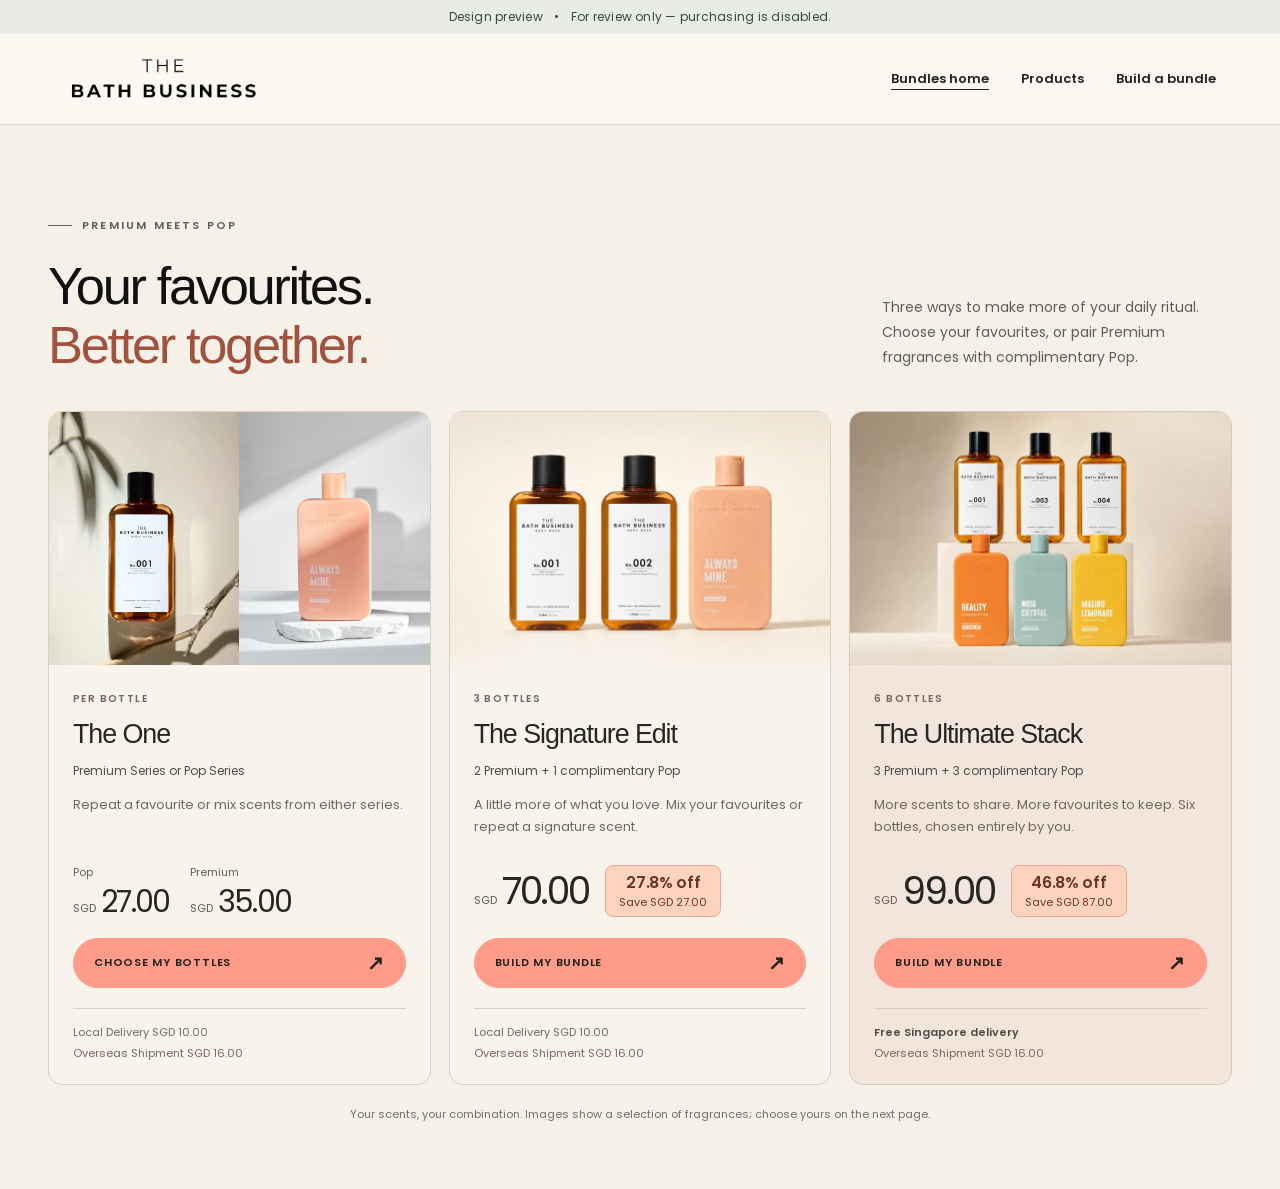
<file: index.html>
<!DOCTYPE html>

<html lang="en"><head><meta charset="utf-8"/><meta content="width=device-width,initial-scale=1" name="viewport"/><meta content="noindex,nofollow,noarchive" name="robots"/><meta content="no-referrer" name="referrer"/><meta content="default-src 'self'; img-src 'self' data:; style-src 'self' 'unsafe-inline'; script-src 'self'; font-src 'self' data:; connect-src 'none'; form-action 'none'; base-uri 'none'; object-src 'none'" http-equiv="Content-Security-Policy"/><title>Bundle homepage — The Bath Business design preview</title><link href="assets/809b7d1d090533.css" rel="stylesheet"/><link href="assets/2fee33ca6c2b8c.css" rel="stylesheet"/><link href="assets/0302ac45564b8c.css" rel="stylesheet"/><link href="assets/9b253723cb7213.css" rel="stylesheet"/><link href="assets/02fe07b99c082a.css" rel="stylesheet"/><link href="assets/28191c4f0ae7f6.css" rel="stylesheet"/><link href="assets/review.css" rel="stylesheet"/><link data-revision="20261112" href="assets/revision-20261112/home-bundles.css?v=40fd3405a7" rel="stylesheet"/></head><body class="wp-singular page-template-default page page-id-4299 wp-custom-logo wp-embed-responsive wp-theme-hello-elementor theme-hello-elementor home tbb-bundle-home tbb-preview-header woocommerce-no-js hello-elementor-default elementor-default elementor-kit-20 elementor-page elementor-page-4299 review-site"><a class="review-skip" href="#review-content">Skip to content</a><div class="review-ribbon">Design preview <span>•</span> For review only — purchasing is disabled.</div><header class="review-header"><a aria-label="The Bath Business home" class="review-brand" href="index.html"><img alt="The Bath Business" height="60" src="assets/logo.png" width="200"/></a><nav aria-label="Design preview pages"><a href="index.html">Bundles home</a><a href="products.html">Products</a><a href="bundles.html">Build a bundle</a></nav></header><div class="tbb15" id="review-content"><section aria-labelledby="bundle-feature-title" class="tbb-bundle-feature" id="shop"><div class="tbb15__wrap"><div class="tbb-bundle-feature__heading"><div><div class="tbb15__eyebrow">Premium meets Pop</div><h2 id="bundle-feature-title">Your favourites.<br/><strong>Better together.</strong></h2></div><p>Three ways to make more of your daily ritual. Choose your favourites, or pair Premium fragrances with complimentary Pop.</p></div><p class="tbb-bundle-feature__swipe">Swipe to explore all three options →</p><div aria-label="Choose individual bottles or a bundle" class="tbb-bundle-feature__grid" role="region" tabindex="0"><article class="tbb-bundle-card tbb-bundle-card--single"><a aria-label="Choose individual Premium or Pop bottles" class="tbb-bundle-card__photos tbb-bundle-card__photos--single" href="bundles.html?bundle=single"><img alt="No. 001 Premium Series body wash" decoding="async" height="800" loading="lazy" src="assets/revision-20261112/38e4cbf27bb0.webp" width="600"/><img alt="Always Mine Pop Series body wash" decoding="async" height="800" loading="lazy" src="assets/revision-20261112/367723f8ea92.jpeg" width="600"/></a><div class="tbb-bundle-card__body"><div class="tbb-bundle-card__meta"><p class="tbb-bundle-card__count">Per bottle</p></div><h3>The One</h3><p class="tbb-bundle-card__contents">Premium Series or Pop Series</p><p class="tbb-bundle-card__description">Repeat a favourite or mix scents from either series.</p><div class="tbb-bundle-card__buy"><div class="tbb-bundle-card__pricing"><div><span class="tbb-bundle-card__series-price">Pop</span><p class="tbb-bundle-card__price"><span>SGD</span>27.00</p></div><div><span class="tbb-bundle-card__series-price">Premium</span><p class="tbb-bundle-card__price"><span>SGD</span>35.00</p></div></div><a class="tbb-bundle-card__cta" href="bundles.html?bundle=single">Choose my bottles<span aria-hidden="true">↗</span></a></div><p class="tbb-bundle-card__delivery"><span>Local Delivery SGD 10.00</span><span>Overseas Shipment SGD 16.00</span></p></div></article><article class="tbb-bundle-card"><a aria-label="Choose the SGD 70.00 The Signature Edit" class="tbb-bundle-card__photos tbb-bundle-card__photos--studio" href="bundles.html?bundle=essential"><img alt="Three Bath Business bottles: No. 001, No. 002 and Always Mine" decoding="async" height="1024" loading="lazy" src="assets/revision-20261112/a3d5aa6703a5.webp" width="1536"/></a><div class="tbb-bundle-card__body"><div class="tbb-bundle-card__meta"><p class="tbb-bundle-card__count">3 bottles</p></div><h3>The Signature Edit</h3><p class="tbb-bundle-card__contents">2 Premium + 1 complimentary Pop</p><p class="tbb-bundle-card__description">A little more of what you love. Mix your favourites or repeat a signature scent.</p><div class="tbb-bundle-card__buy"><div class="tbb-bundle-card__pricing"><p class="tbb-bundle-card__price"><span>SGD</span>70.00</p><p class="tbb-bundle-card__discount"><strong>Save SGD 27.00</strong><span>27.8% off</span></p></div><a class="tbb-bundle-card__cta" href="bundles.html?bundle=essential">Build my bundle<span aria-hidden="true">↗</span></a></div><p class="tbb-bundle-card__delivery"><span>Local Delivery SGD 10.00</span><span>Overseas Shipment SGD 16.00</span></p></div></article><article class="tbb-bundle-card tbb-bundle-card--stockup"><a aria-label="Choose the SGD 99.00 The Ultimate Stack" class="tbb-bundle-card__photos tbb-bundle-card__photos--studio" href="bundles.html?bundle=stockup"><img alt="Six Bath Business bottles: No. 001, No. 003, No. 004, Reality, Noir Crystal and Malibu Lemonade" decoding="async" height="1024" loading="lazy" src="assets/revision-20261112/3356478d64c6.webp" width="1536"/></a><div class="tbb-bundle-card__body"><div class="tbb-bundle-card__meta"><p class="tbb-bundle-card__count">6 bottles</p></div><h3>The Ultimate Stack</h3><p class="tbb-bundle-card__contents">3 Premium + 3 complimentary Pop</p><p class="tbb-bundle-card__description">More scents to share. More favourites to keep. Six bottles, chosen entirely by you.</p><div class="tbb-bundle-card__buy"><div class="tbb-bundle-card__pricing"><p class="tbb-bundle-card__price"><span>SGD</span>99.00</p><p class="tbb-bundle-card__discount"><strong>Save SGD 87.00</strong><span>46.8% off</span></p></div><a class="tbb-bundle-card__cta" href="bundles.html?bundle=stockup">Build my bundle<span aria-hidden="true">↗</span></a></div><p class="tbb-bundle-card__delivery"><span><strong>Free Singapore delivery</strong></span><span>Overseas Shipment SGD 16.00</span></p></div></article></div><p class="tbb-bundle-feature__foot">Your scents, your combination. Images show a selection of fragrances; choose yours on the next page.</p></div></section></div><script defer="" src="assets/review.js"></script></body></html>
</file>
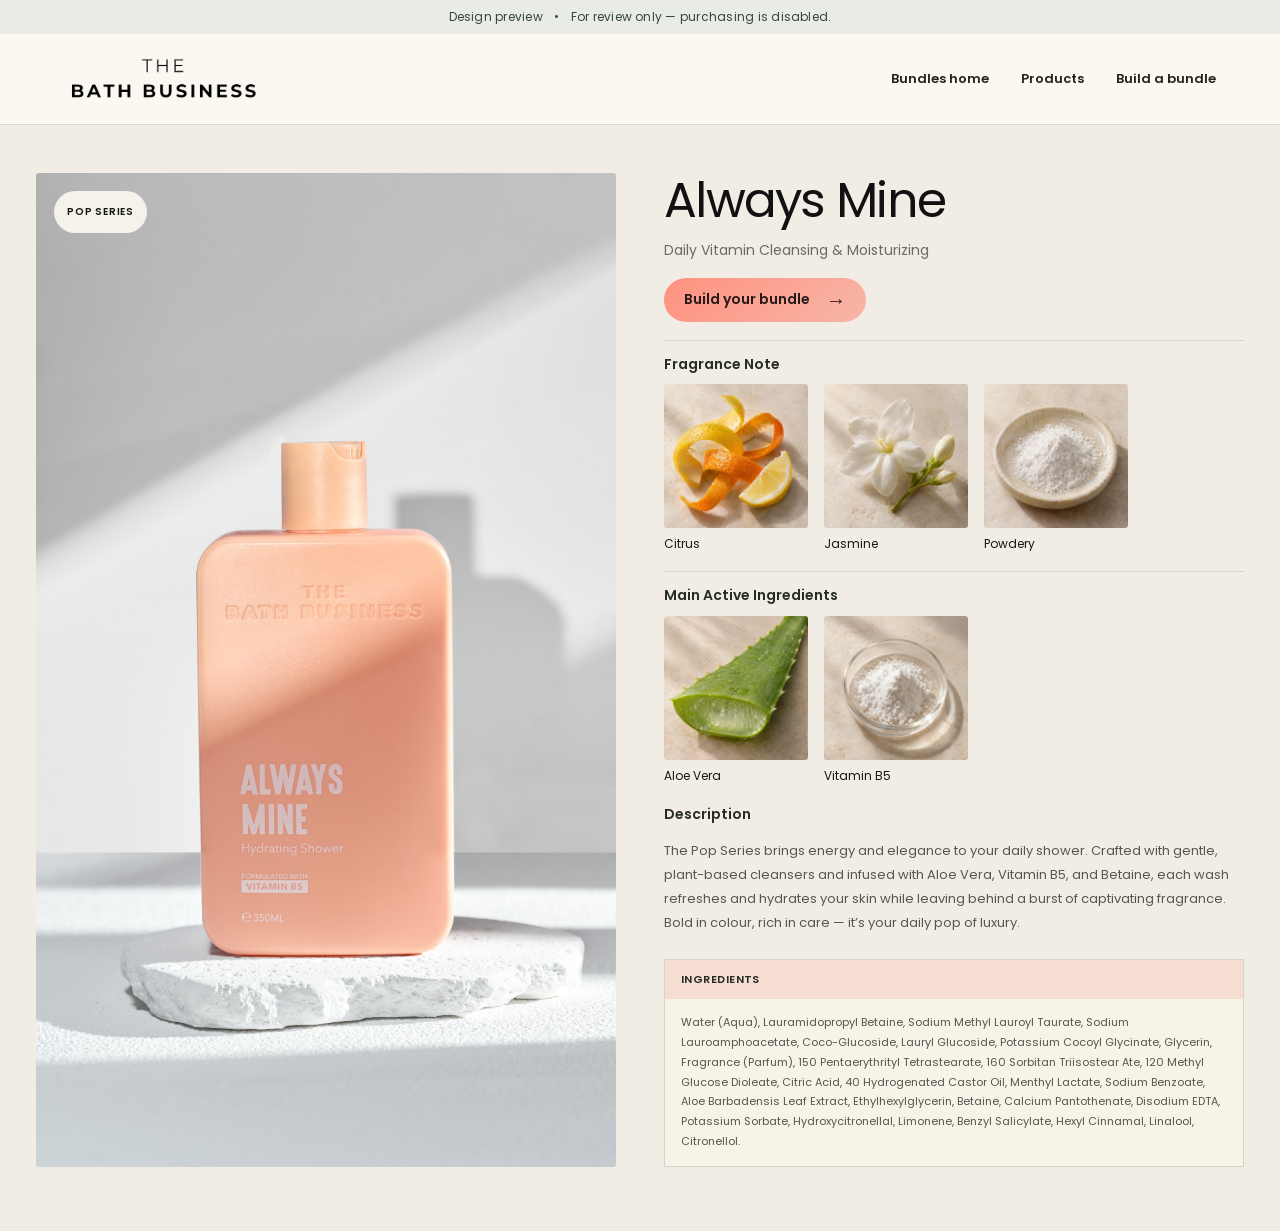
<file: always-mine.html>
<!DOCTYPE html>

<html lang="en"><head><meta charset="utf-8"/><meta content="width=device-width,initial-scale=1" name="viewport"/><meta content="noindex,nofollow,noarchive" name="robots"/><meta content="no-referrer" name="referrer"/><meta content="default-src 'self'; img-src 'self' data:; style-src 'self' 'unsafe-inline'; script-src 'self'; font-src 'self' data:; connect-src 'none'; form-action 'none'; base-uri 'none'; object-src 'none'" http-equiv="Content-Security-Policy"/><title>Always Mine — The Bath Business design preview</title><link href="assets/809b7d1d090533.css" rel="stylesheet"/><link href="assets/2fee33ca6c2b8c.css" rel="stylesheet"/><link href="assets/0302ac45564b8c.css" rel="stylesheet"/><link href="assets/9b253723cb7213.css" rel="stylesheet"/><link href="assets/02fe07b99c082a.css" rel="stylesheet"/><link href="assets/12ef0143fb33bf.css" rel="stylesheet"/><style>
  html body.single-product .elementor-location-header.tbb-single-product-header-space:has(> .she-header){
    min-height:max(var(--tbb-single-product-header-flow,0px),0px);
    margin-bottom:min(var(--tbb-single-product-header-flow,0px),0px);
  }
  .tbb-single2{
    --bg:#f1ede4;
    --paper:#fbf8ef;
    --ink:#111111;
    --muted:#6b6b62;
    --line:rgba(17,17,17,.13);
    --coral:#ff9180;
    --mint:#a8e0d0;
    --powder:#bcdcf0;
    --butter:#fce7a8;
    background:var(--bg);
    color:var(--ink);
    font-family:'Poppins','Helvetica Neue',Arial,sans-serif;
    overflow:hidden;
  }
  .tbb-single2 *{box-sizing:border-box;font-family:inherit}
  .tbb-single2 a{color:inherit;text-decoration:none}
  .tbb-single2__wrap{max-width:1320px;margin:0 auto;padding:56px}
  .tbb-single2__grid{display:grid;grid-template-columns:minmax(0,1.05fr) minmax(360px,.95fr);gap:46px;align-items:start}
  .tbb-single2__left{position:sticky;top:24px;display:grid;gap:18px;align-self:start}
  .tbb-single2__media{display:grid;grid-template-columns:86px minmax(0,1fr);gap:14px}
  .tbb-single2__thumbs{display:grid;gap:10px;align-content:start}
  .tbb-single2__thumb{appearance:none !important;display:block;aspect-ratio:4/5;width:100%;padding:0 !important;border:0 !important;border-radius:0;background:none !important;box-shadow:none !important;outline:0;overflow:hidden;cursor:pointer;line-height:0;transition:opacity .16s ease,transform .16s ease}
  .tbb-single2__thumb:hover,.tbb-single2__thumb:active,.tbb-single2__thumb.is-active{background:none !important;border:0 !important;box-shadow:none !important;outline:0;transform:none}
  .tbb-single2__thumb:focus{outline:0}
  .tbb-single2__thumb:focus-visible{outline:2px solid var(--coral);outline-offset:3px}
  .tbb-single2__thumb img,.tbb-single2__hero-img img{width:100% !important;height:100% !important;max-width:none !important;object-fit:cover !important;object-position:center;display:block !important;border:0 !important;background:none !important;box-shadow:none !important}
  .tbb-single2__hero-img{position:relative;aspect-ratio:4/5;border:0 !important;border-radius:0;background:none !important;box-shadow:none !important;outline:0;overflow:hidden}
  .tbb-single2__hero-img img{transition:opacity .16s ease,transform .2s ease}
  .tbb-single2__hero-img.is-switching img{opacity:.78;transform:scale(.997)}
  .tbb-single2__badge{position:absolute;top:18px;left:18px;z-index:2;display:inline-flex;align-items:center;min-height:30px;padding:7px 12px;border-radius:999px;background:rgba(251,248,239,.9);font-size:11px;font-weight:700;letter-spacing:0;text-transform:uppercase}
  .tbb-single2__info{padding:10px 0 0}
  .tbb-single2 h1{margin:0;color:var(--ink) !important;font-size:clamp(42px,6vw,78px) !important;font-weight:400 !important;line-height:1.02;letter-spacing:0}
  .tbb-single2__scent{margin:18px 0 0;color:var(--muted);font-size:16px;line-height:1.7}
  .tbb-single2__price-row{display:flex;align-items:flex-end;justify-content:space-between;gap:18px;margin-top:28px;padding:22px 0;border-top:1px solid var(--line);border-bottom:1px solid var(--line)}
  .tbb-single2__price{font-size:26px;font-weight:700;line-height:1}
  .tbb-single2__price small{color:var(--muted);font-size:12px;font-weight:600}
  .tbb-single2__desc{margin:24px 0 0;color:#2b2b2b;font-size:15px;line-height:1.75}
  .tbb-single2__actions{display:flex;gap:12px;flex-wrap:wrap;margin-top:28px}
  .tbb-single2__cart,.tbb-single2__ghost{display:inline-flex !important;align-items:center;justify-content:center;min-height:48px;padding:14px 24px !important;border-radius:999px !important;font-size:12px;font-weight:800;letter-spacing:0;text-transform:uppercase;transition:transform .25s ease,background-color .25s ease,border-color .25s ease,color .25s ease}
  .tbb-single2__cart{border:1px solid rgba(255,145,128,.72) !important;background:linear-gradient(135deg,var(--coral),#f7b6a6) !important;color:#261b18 !important;box-shadow:0 14px 28px rgba(255,145,128,.22)}
  .tbb-single2__cart:hover,.tbb-single2__cart:focus{background:linear-gradient(135deg,#a8e0d0,#ff9180) !important;border-color:#a8e0d0 !important;color:#111111 !important;transform:translateY(-2px)}
  .tbb-single2__ghost{border:1px solid var(--line) !important;background:rgba(255,255,255,.28);color:var(--ink) !important}
  .tbb-single2__ghost:hover,.tbb-single2__ghost:focus{border-color:var(--ink) !important;transform:translateY(-2px)}
  .tbb-single2__facts{display:grid;grid-template-columns:repeat(2,minmax(0,1fr));gap:10px;margin-top:34px}
  .tbb-single2__fact{min-height:104px;padding:16px;border:1px solid var(--line);border-radius:8px;background:rgba(255,255,255,.28)}
  .tbb-single2__fact b{display:block;margin-bottom:7px;font-size:13px;line-height:1.35}
  .tbb-single2__fact span{display:block;color:var(--muted);font-size:12px;line-height:1.5}
  .tbb-single2__related{margin-top:42px;padding-top:24px;border-top:1px solid var(--line)}
  .tbb-single2__related-title{margin:0 0 14px;font-size:13px;font-weight:800;letter-spacing:0;text-transform:uppercase}
  .tbb-single2__related-row{display:flex;gap:10px;flex-wrap:wrap}
  .tbb-single2__chip{display:inline-flex;align-items:center;min-height:36px;padding:9px 13px;border:1px solid var(--line);border-radius:999px;background:rgba(255,255,255,.25);font-size:12px;font-weight:700}
  .tbb-single2__tabs{border:1px solid var(--line);border-radius:8px;background:rgba(255,255,255,.28);box-shadow:inset 0 1px 0 rgba(255,255,255,.55);overflow:hidden}
  .tbb-single2__tabs--mobile{display:none}
  .tbb-single2__tab-list{display:grid;grid-template-columns:repeat(2,minmax(0,1fr));align-items:stretch;border-bottom:1px solid var(--line);overflow:hidden}
  .tbb-single2__tab-list::-webkit-scrollbar{display:none}
  html body .tbb-single2 .tbb-single2__tab-button{-webkit-appearance:none !important;appearance:none !important;display:flex !important;align-items:center;justify-content:center;flex:none !important;width:100% !important;min-width:0 !important;min-height:44px;margin:0 !important;padding:11px 13px !important;border:0 !important;border-right:1px solid var(--line) !important;border-radius:0 !important;background:rgba(251,248,239,.52) !important;color:var(--muted) !important;box-shadow:none !important;transform:none !important;cursor:pointer;font-size:11px;font-weight:800;line-height:1.1;letter-spacing:.02em;text-align:center;text-transform:uppercase;transition:background-color .18s ease,color .18s ease}
  html body .tbb-single2 .tbb-single2__tab-button:last-child{border-right:0 !important}
  html body .tbb-single2 .tbb-single2__tab-button.is-active,html body .tbb-single2 .tbb-single2__tab-button[aria-selected="true"]{background:rgba(255,145,128,.24) !important;color:var(--ink) !important;box-shadow:inset 0 -2px 0 var(--coral) !important;transform:none !important}
  @media (hover:hover){html body .tbb-single2 .tbb-single2__tab-button:hover:not(.is-active){background:rgba(168,224,208,.26) !important;color:var(--ink) !important;box-shadow:none !important;transform:none !important}}
  html body .tbb-single2 .tbb-single2__tab-button:focus{outline:0}
  html body .tbb-single2 .tbb-single2__tab-button:focus-visible{position:relative;z-index:1;outline:2px solid var(--ink);outline-offset:-3px}
  .tbb-single2__tab-panel{display:none;min-height:112px;max-height:218px;overflow:auto;padding:16px 18px;color:#2b2b2b;font-size:13px;line-height:1.62}
  .tbb-single2__tab-panel.is-active{display:block}
  .tbb-single2__tab-panel h2,.tbb-single2__tab-panel h3{margin:0 0 8px;color:var(--ink) !important;font-size:15px !important;font-weight:700 !important;line-height:1.25}
  .tbb-single2__tab-panel p{margin:0 0 10px}
  .tbb-single2__tab-panel p:last-child{margin-bottom:0}
  .tbb-single2__tab-panel ul{display:grid;gap:7px;margin:0;padding:0;list-style:none}
  .tbb-single2__tab-panel li{position:relative;padding-left:15px}
  .tbb-single2__tab-panel li:before{content:"";position:absolute;left:0;top:.72em;width:6px;height:6px;border-radius:50%;background:var(--mint)}
  .tbb-single2__tab-empty{color:var(--muted)}
  @media (min-width:621px) and (max-width:1180px){
    .tbb-single2{padding-top:84px !important}
  }
  @media (min-width:981px) and (max-width:1180px){
    .tbb-single2__wrap{padding:28px 30px 42px}
    .tbb-single2__grid{grid-template-columns:minmax(0,.9fr) minmax(330px,1fr);gap:30px}
    .tbb-single2__media{grid-template-columns:72px minmax(0,1fr);gap:12px}
    .tbb-single2__hero-img{aspect-ratio:1}
    .tbb-single2 h1{font-size:clamp(36px,4.8vw,58px) !important}
    .tbb-single2__facts{grid-template-columns:repeat(2,minmax(0,1fr))}
    .tbb-single2__fact{min-height:96px;padding:14px}
  }
  @media (max-width:980px){
    .tbb-single2__wrap{padding:40px 28px}
    .tbb-single2__grid{grid-template-columns:1fr;gap:32px}
    .tbb-single2__left{position:relative;top:auto;gap:0}
    .tbb-single2__tabs--desktop{display:none}
    .tbb-single2__tabs--mobile{display:block;margin-top:26px}
    .tbb-single2__tab-panel{max-height:240px}
  }
  @media (min-width:621px) and (max-width:980px){
    .tbb-single2__wrap{padding:22px 28px 42px}
    .tbb-single2__grid{gap:26px}
    .tbb-single2__left{max-width:720px;margin:0 auto;width:100%}
    .tbb-single2__media{grid-template-columns:72px minmax(0,1fr)}
    .tbb-single2__hero-img{aspect-ratio:4/3;max-height:520px}
    .tbb-single2__info{max-width:720px;margin:0 auto;padding-top:0}
    .tbb-single2 h1{font-size:clamp(34px,5.2vw,54px) !important}
    .tbb-single2__scent{margin-top:14px}
    .tbb-single2__price-row{margin-top:22px;padding:18px 0}
    .tbb-single2__actions{margin-top:22px}
    .tbb-single2__facts{grid-template-columns:repeat(2,minmax(0,1fr));gap:10px;margin-top:26px}
    .tbb-single2__fact{min-height:96px;padding:14px}
    .tbb-single2__related{margin-top:30px}
  }
  @media (max-width:620px){
    .tbb-single2{padding-top:90px !important}
    .tbb-single2__wrap{padding:28px 18px}
    .tbb-single2__left{width:100%}
    .tbb-single2__media{grid-template-columns:1fr}
    .tbb-single2__thumbs{grid-template-columns:repeat(4,minmax(0,1fr));order:2}
    .tbb-single2__hero-img{aspect-ratio:1}
    .tbb-single2__price-row{align-items:flex-start;flex-direction:column}
    .tbb-single2__actions{flex-direction:column}
    .tbb-single2__cart,.tbb-single2__ghost{width:100%}
    .tbb-single2__facts{grid-template-columns:1fr}
    .tbb-single2__tabs--mobile{margin-top:22px}
    .tbb-single2__tab-list{grid-template-columns:repeat(2,minmax(0,1fr));overflow:hidden}
    html body .tbb-single2 .tbb-single2__tab-button{min-height:40px !important;padding:9px 6px !important;font-size:10px !important;line-height:1 !important;white-space:nowrap}
  }
  @media (prefers-reduced-motion:reduce){
    .tbb-single2 *{transition-duration:.001ms !important}
  }
</style><link href="assets/review.css" rel="stylesheet"/><link data-revision="20261112" href="assets/revision-20261112/product-info.css?v=005a4757d9" rel="stylesheet"/></head><body class="wp-singular product-template-default single single-product postid-3601 wp-custom-logo wp-embed-responsive wp-theme-hello-elementor theme-hello-elementor tbb-preview-header tbb-info-sample tbb-info-ingredients-alt tbb-info-ingredients-compact woocommerce woocommerce-page woocommerce-no-js hello-elementor-default elementor-default elementor-kit-20 elementor-page-394 review-site"><a class="review-skip" href="#review-content">Skip to content</a><div class="review-ribbon">Design preview <span>•</span> For review only — purchasing is disabled.</div><header class="review-header"><a aria-label="The Bath Business home" class="review-brand" href="index.html"><img alt="The Bath Business" height="60" src="assets/logo.png" width="200"/></a><nav aria-label="Design preview pages"><a href="index.html">Bundles home</a><a href="products.html">Products</a><a href="bundles.html">Build a bundle</a></nav></header><div id="review-content"><main class="tbb-single2 tbb-info-revision" id="main-content">
<div class="tbb-info-revision__wrap">
<div class="tbb-info-revision__photo">
<span class="tbb-info-revision__series">Pop Series</span>
<img alt="Always Mine" fetchpriority="high" height="1000" src="assets/revision-20261112/52f6f76fa698.jpeg" width="800"/>
</div>
<div class="tbb-info-revision__details">
<header><h1>Always Mine</h1><p class="tbb-info-revision__benefit">Daily Vitamin Cleansing &amp; Moisturizing</p>
<a class="tbb-info-bundle-link" href="bundles.html">Build your bundle<span aria-hidden="true">→</span></a> </header>
<section aria-labelledby="fragrance-heading" class="tbb-info-materials"><h2 id="fragrance-heading">Fragrance Note</h2><ul class="tbb-info-materials__list"><li><div class="tbb-info-materials__photo"><img alt="Citrus" decoding="async" height="160" loading="lazy" src="assets/revision-20261112/fc1c3642c600.webp" width="160"/></div><span>Citrus</span></li><li><div class="tbb-info-materials__photo"><img alt="Jasmine" decoding="async" height="160" loading="lazy" src="assets/revision-20261112/04487f705014.webp" width="160"/></div><span>Jasmine</span></li><li><div class="tbb-info-materials__photo"><img alt="Powdery" decoding="async" height="160" loading="lazy" src="assets/revision-20261112/e6ce6c9a81e0.webp" width="160"/></div><span>Powdery</span></li></ul></section> <section aria-labelledby="actives-heading" class="tbb-info-materials"><h2 id="actives-heading">Main Active Ingredients</h2><ul class="tbb-info-materials__list"><li><div class="tbb-info-materials__photo"><img alt="Cut aloe vera leaf with translucent gel" decoding="async" height="160" loading="lazy" src="assets/revision-20261112/102798ab4ed4.webp" width="160"/></div><span>Aloe Vera</span></li><li><div class="tbb-info-materials__photo"><img alt="Calcium pantothenate cosmetic raw material in a glass dish" decoding="async" height="160" loading="lazy" src="assets/revision-20261112/02fd8d74c73e.webp" width="160"/></div><span>Vitamin B5</span></li></ul></section> <section aria-labelledby="description-heading" class="tbb-info-revision__description"><h2 id="description-heading">Description</h2><p>The Pop Series brings energy and elegance to your daily shower. Crafted with gentle, plant-based cleansers and infused with Aloe Vera, Vitamin B5, and Betaine, each wash refreshes and hydrates your skin while leaving behind a burst of captivating fragrance. Bold in colour, rich in care — it’s your daily pop of luxury.</p></section>
<section aria-labelledby="ingredients-heading" class="tbb-info-revision__formula"><h2 id="ingredients-heading">Ingredients</h2><p>Water (Aqua), Lauramidopropyl Betaine, Sodium Methyl Lauroyl Taurate, Sodium Lauroamphoacetate, Coco-Glucoside, Lauryl Glucoside, Potassium Cocoyl Glycinate, Glycerin, Fragrance (Parfum), 150 Pentaerythrityl Tetrastearate, 160 Sorbitan Triisostear Ate, 120 Methyl Glucose Dioleate, Citric Acid, 40 Hydrogenated Castor Oil, Menthyl Lactate, Sodium Benzoate, Aloe Barbadensis Leaf Extract, Ethylhexylglycerin, Betaine, Calcium Pantothenate, Disodium EDTA, Potassium Sorbate, Hydroxycitronellal, Limonene, Benzyl Salicylate, Hexyl Cinnamal, Linalool, Citronellol.</p></section>
</div>
</div>
</main></div><script defer="" src="assets/review.js"></script></body></html>
</file>
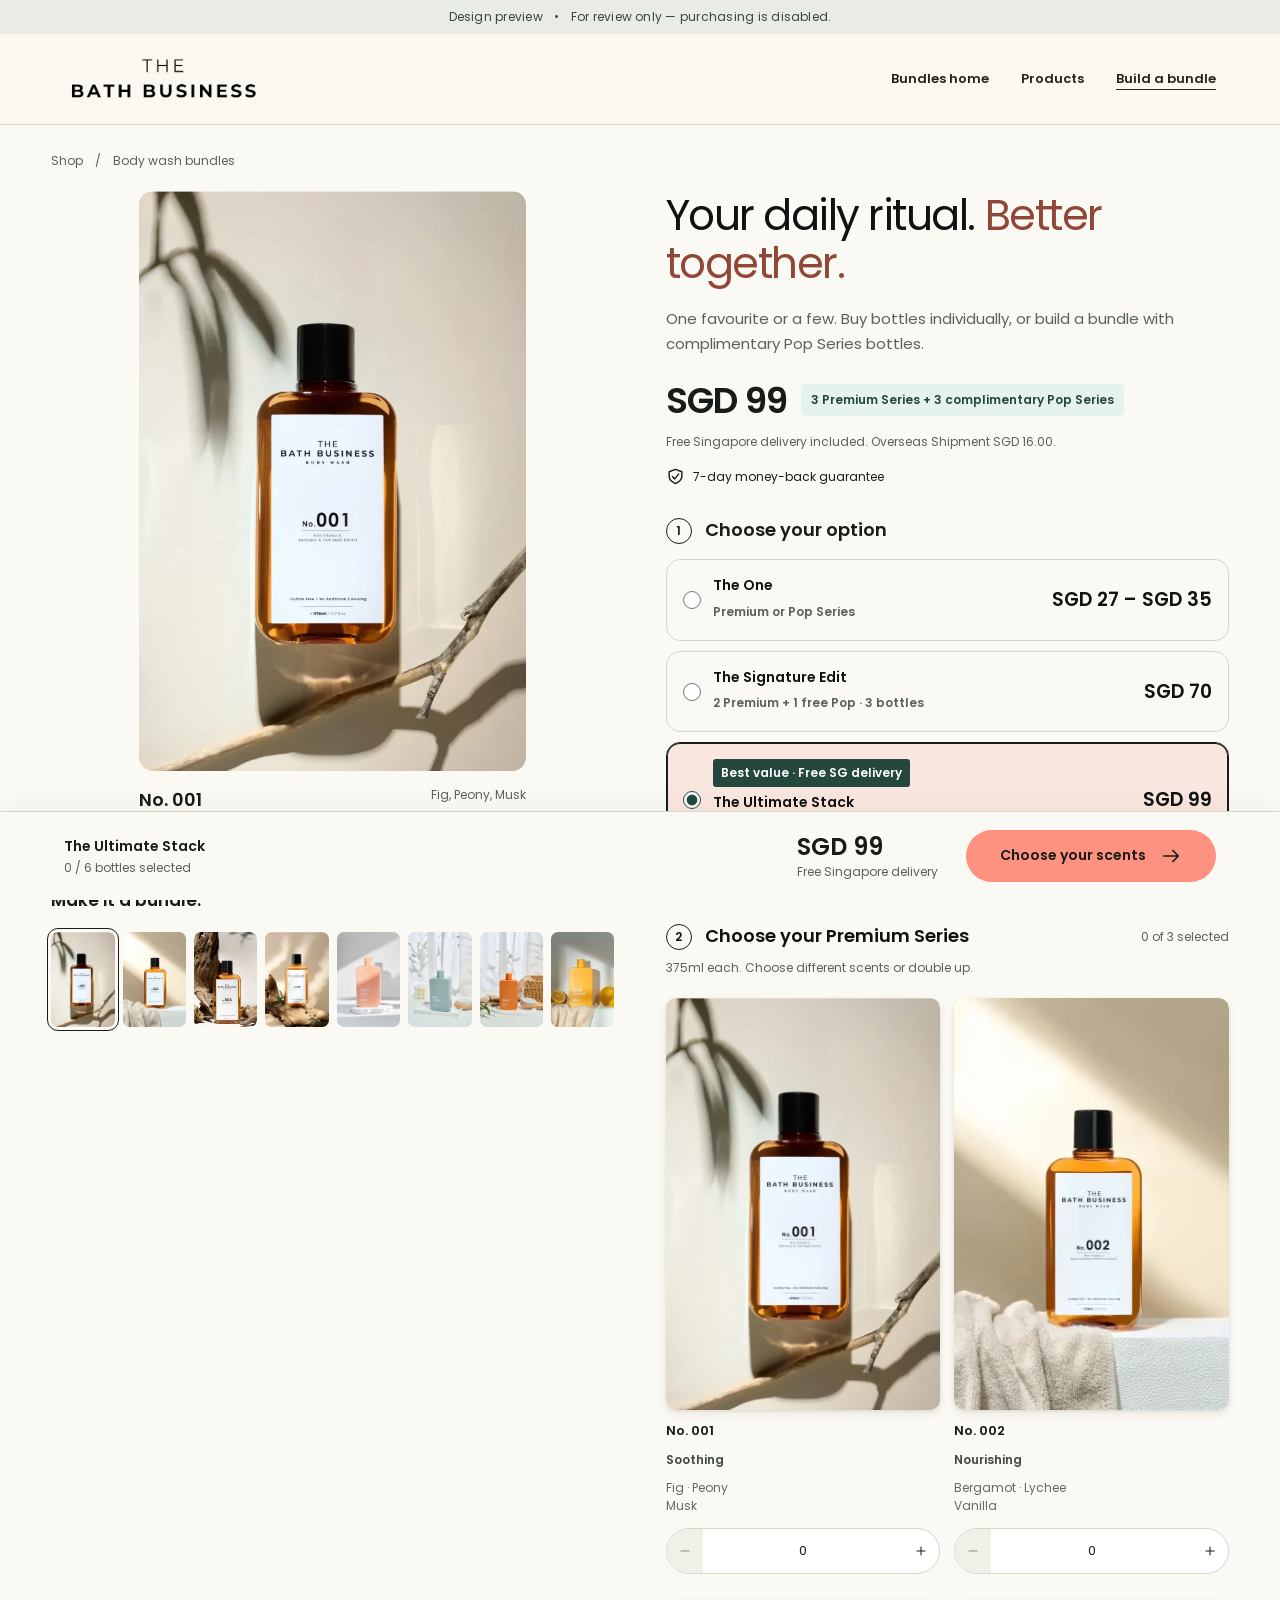
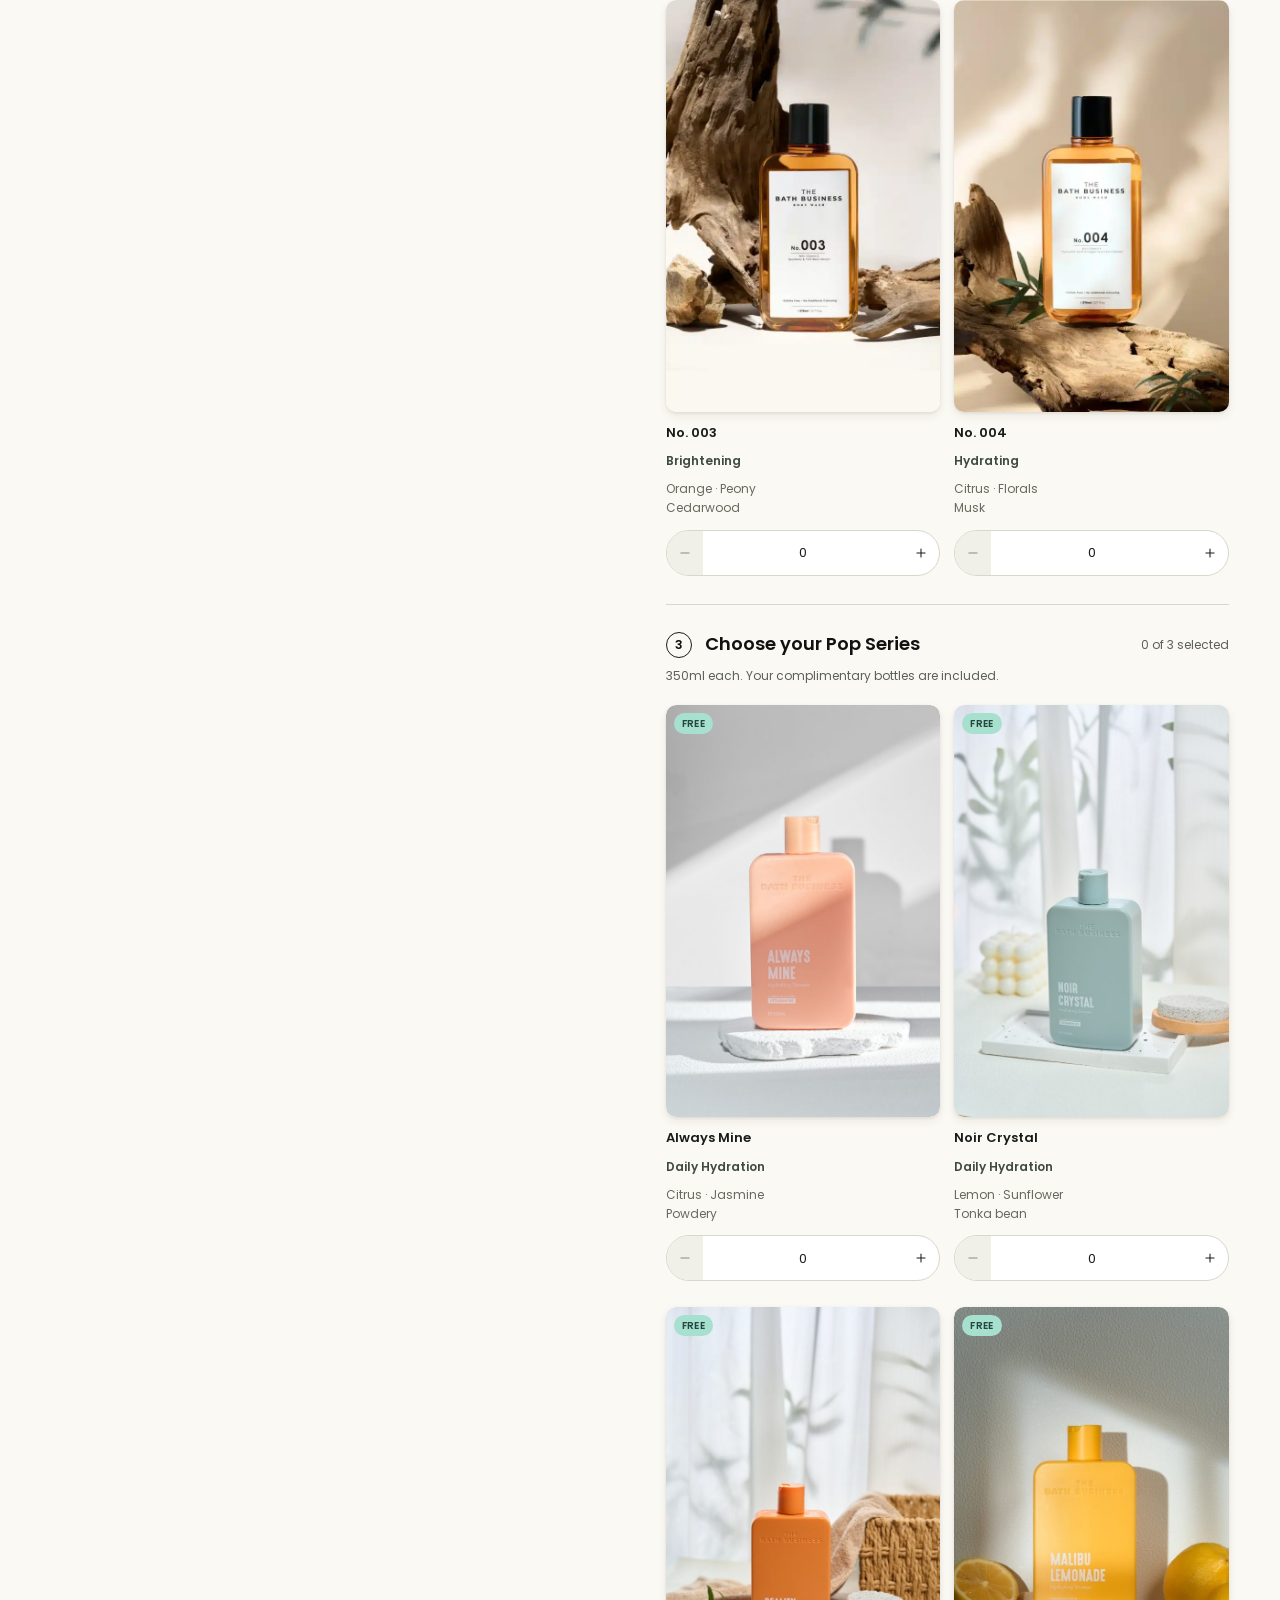
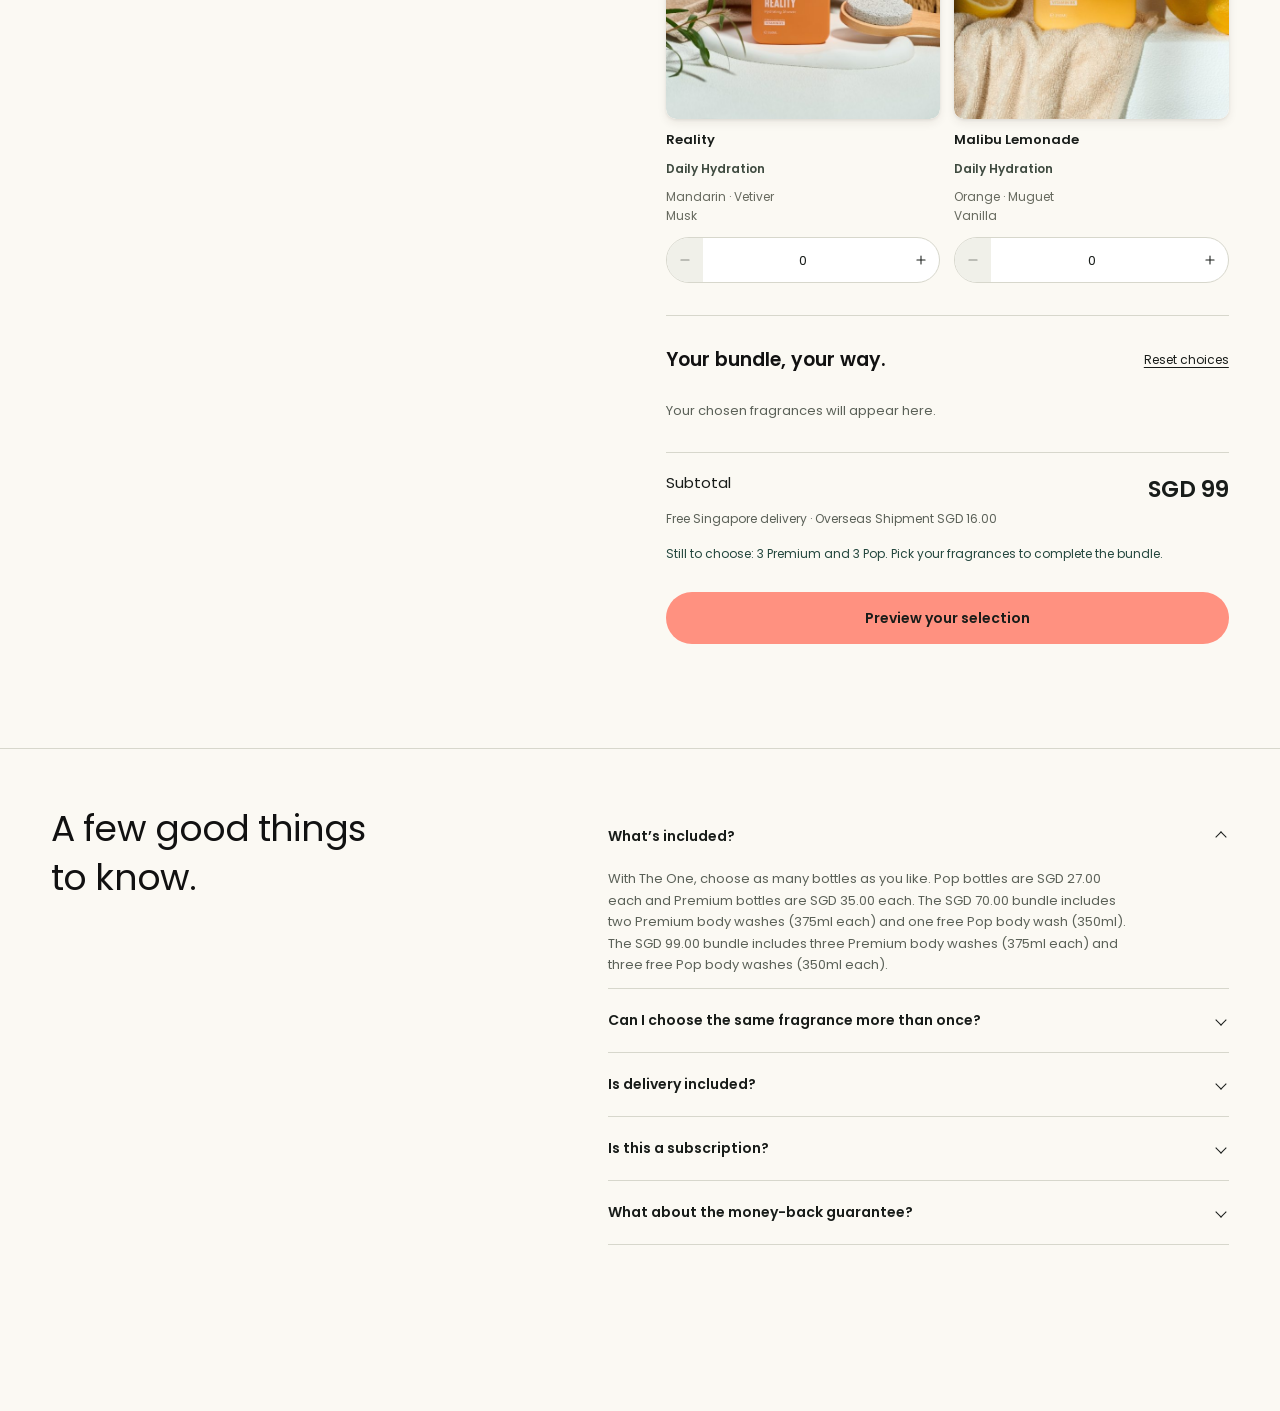
<file: bundles.html>
<!DOCTYPE html>

<html lang="en"><head><meta charset="utf-8"/><meta content="width=device-width,initial-scale=1" name="viewport"/><meta content="noindex,nofollow,noarchive" name="robots"/><meta content="no-referrer" name="referrer"/><meta content="default-src 'self'; img-src 'self' data:; style-src 'self' 'unsafe-inline'; script-src 'self'; font-src 'self' data:; connect-src 'none'; form-action 'none'; base-uri 'none'; object-src 'none'" http-equiv="Content-Security-Policy"/><title>Build your bundle — The Bath Business design preview</title><link href="assets/809b7d1d090533.css" rel="stylesheet"/><link href="assets/2fee33ca6c2b8c.css" rel="stylesheet"/><link href="assets/0302ac45564b8c.css" rel="stylesheet"/><link href="assets/9b253723cb7213.css" rel="stylesheet"/><link href="assets/02fe07b99c082a.css" rel="stylesheet"/><link href="assets/7bd45760f005f6.css" rel="stylesheet"/><link href="assets/fcb106a36c8130.css" rel="stylesheet"/><link href="assets/review.css" rel="stylesheet"/><link data-revision="20261112" href="assets/revision-20261112/bundle.css?v=1ce320a56a" rel="stylesheet"/></head><body class="wp-singular page-template-default page page-id-4300 wp-custom-logo wp-embed-responsive wp-theme-hello-elementor theme-hello-elementor tbb-bundle-live tbb-bundle-motion tbb-preview-header woocommerce-no-js hello-elementor-default elementor-default elementor-kit-20 review-site"><a class="review-skip" href="#review-content">Skip to content</a><div class="review-ribbon">Design preview <span>•</span> For review only — purchasing is disabled.</div><header class="review-header"><a aria-label="The Bath Business home" class="review-brand" href="index.html"><img alt="The Bath Business" height="60" src="assets/logo.png" width="200"/></a><nav aria-label="Design preview pages"><a href="index.html">Bundles home</a><a href="products.html">Products</a><a href="bundles.html">Build a bundle</a></nav></header><div id="review-content"><div class="tbb-bundle-page">
<a class="skip" href="#builder">Skip to bundle choices</a>
<main id="content">
<div class="breadcrumb"><a href="products.html">Shop</a><span>/</span><span>Body wash bundles</span></div>
<div class="product-layout">
<section aria-label="Explore the fragrances" class="gallery">
<div class="photo-frame">
<div class="photo-stage"><img alt="No. 001 Premium body wash, 375ml" fetchpriority="high" height="900" id="hero-photo" src="assets/revision-20261112/38e4cbf27bb0.webp" width="600"/></div>
<div class="photo-caption"><div class="photo-details"><span id="photo-name">No. 001</span><span id="photo-series">Premium · 375ml</span></div><span id="photo-notes">Fig, Peony, Musk</span></div>
</div>
<div class="gallery-bottom"><p>Find your favourite. <strong>Make it a bundle.</strong></p><span>8 fragrances to explore</span></div>
<div aria-label="View fragrance photographs" class="thumbnails" id="thumbnails"></div>
</section>
<section aria-labelledby="page-title" class="builder" id="builder">
<h1 id="page-title">Your daily ritual. <em>Better together.</em></h1>
<p class="intro">One favourite or a few. Buy bottles individually, or build a bundle with complimentary Pop Series bottles.</p>
<div class="offer-line"><strong id="offer-price">SGD 99.00</strong><span class="bundle-inclusions" id="bundle-inclusions">3 Premium + 3 complimentary Pop</span></div>
<p aria-live="polite" class="delivery-copy" id="delivery-copy">Free Singapore delivery included. Overseas Shipment SGD 16.00.</p>
<div class="guarantee"><svg aria-hidden="true" viewBox="0 0 24 24"><path d="M12 3 4 6v6c0 5 8 9 8 9s8-4 8-9V6L12 3Z M8 12l3 3 5-6"></path></svg>7-day money-back guarantee</div>
<fieldset class="bundle-options">
<legend><span class="step">1</span> Choose your option</legend>
<label class="bundle-option"><input name="bundle" type="radio" value="single"/><span class="option-text"><strong>The One</strong><span>Premium or Pop Series</span></span><b id="single-option-price">SGD 27 – SGD 35</b></label>
<label class="bundle-option"><input name="bundle" type="radio" value="essential"/><span class="option-text"><strong>The Signature Edit</strong><span>2 Premium + 1 free Pop · 3 bottles</span></span><b id="essential-option-price">SGD 70.00</b></label>
<label class="bundle-option"><input checked="" name="bundle" type="radio" value="stockup"/><span class="option-text"><span class="best-value">Best value · Free SG delivery</span><strong>The Ultimate Stack</strong><span>3 Premium + 3 free Pop · 6 bottles</span></span><b id="stockup-option-price">SGD 99.00</b></label>
</fieldset>
<section aria-labelledby="premium-title" class="choice-section">
<div class="section-heading"><h2 id="premium-title"><span class="step">2</span> Choose your Premium Series</h2><span class="count" id="premium-count">0 of 3 selected</span></div>
<p class="section-hint">375ml each. Choose different scents or double up.</p>
<div class="scent-grid" id="premium-options"></div>
</section>
<section aria-labelledby="pop-title" class="choice-section gift-section">
<div class="section-heading"><h2 id="pop-title"><span class="step">3</span> Choose your Pop Series</h2><span class="count" id="pop-count">0 of 3 selected</span></div>
<p class="section-hint" id="pop-hint">350ml each. Your complimentary bottles are included.</p>
<div class="scent-grid" id="pop-options"></div>
</section>
<section aria-labelledby="summary-title" class="selection-summary">
<div class="section-heading"><h2 id="summary-title">Your bundle, your way.</h2><button class="text-button" id="reset" type="button">Reset choices</button></div>
<div id="selected-items"><p class="empty">Your chosen fragrances will appear here.</p></div>
<div class="summary-total"><span>Subtotal</span><strong id="subtotal">SGD 99.00</strong></div>
<p id="summary-delivery">Free Singapore delivery included. Overseas Shipment SGD 16.00.</p>
<p aria-live="polite" class="feedback" id="feedback" role="status">Choose 3 Premium and 3 Pop bottles to complete your bundle.</p>
<button class="primary-button" id="review" type="button">Preview your selection</button>
<div hidden="" id="review-result"></div>
</section>
</section>
</div>
<section aria-labelledby="questions-title" class="questions" id="questions">
<h2 id="questions-title">A few good things<br/>to know.</h2>
<div>
<details open=""><summary>What’s included?</summary><p>With The One, choose as many bottles as you like. Pop bottles are SGD 27.00 each and Premium bottles are SGD 35.00 each. The SGD 70.00 bundle includes two Premium body washes (375ml each) and one free Pop body wash (350ml). The SGD 99.00 bundle includes three Premium body washes (375ml each) and three free Pop body washes (350ml each).</p></details>
<details><summary>Can I choose the same fragrance more than once?</summary><p>Yes. Use the quantity controls to repeat a favourite or choose different fragrances within each series.</p></details>
<details><summary>Is delivery included?</summary><p>The SGD 99.00 Ultimate Stack includes free delivery within Singapore. For other orders, Singapore delivery is SGD 10.00 or free when the subtotal after discounts exceeds SGD 100.00. Overseas Shipment SGD 16.00 applies to Malaysia.</p></details>
<details><summary>Is this a subscription?</summary><p>No. These are one-time bundle purchases.</p></details>
<details><summary>What about the money-back guarantee?</summary><p>Both bundles include a 7-day money-back guarantee. <a href="products.html">Contact The Bath Business</a> for assistance and applicable terms.</p></details>
</div>
</section>
</main>
<aside aria-label="Bundle subtotal and review" class="sticky-summary">
<div><strong id="sticky-name">The Ultimate Stack</strong><span id="sticky-progress">0 / 6 bottles selected</span></div>
<div class="sticky-price"><strong id="sticky-price">SGD 99.00</strong><span id="sticky-delivery">Free Singapore delivery</span></div>
<button class="primary-button" id="sticky-review" type="button">Choose your scents <svg aria-hidden="true" viewBox="0 0 24 24"><path d="M4 12h16m-6-6 6 6-6 6"></path></svg></button>
</aside>


<noscript><p class="noscript">Please enable JavaScript to select your bundle fragrances.</p></noscript>


</div></div><script defer="" src="assets/review.js"></script><script src="assets/bundle.js?v=20261127-default" type="module"></script><script src="assets/faq.js" type="module"></script></body></html>
</file>
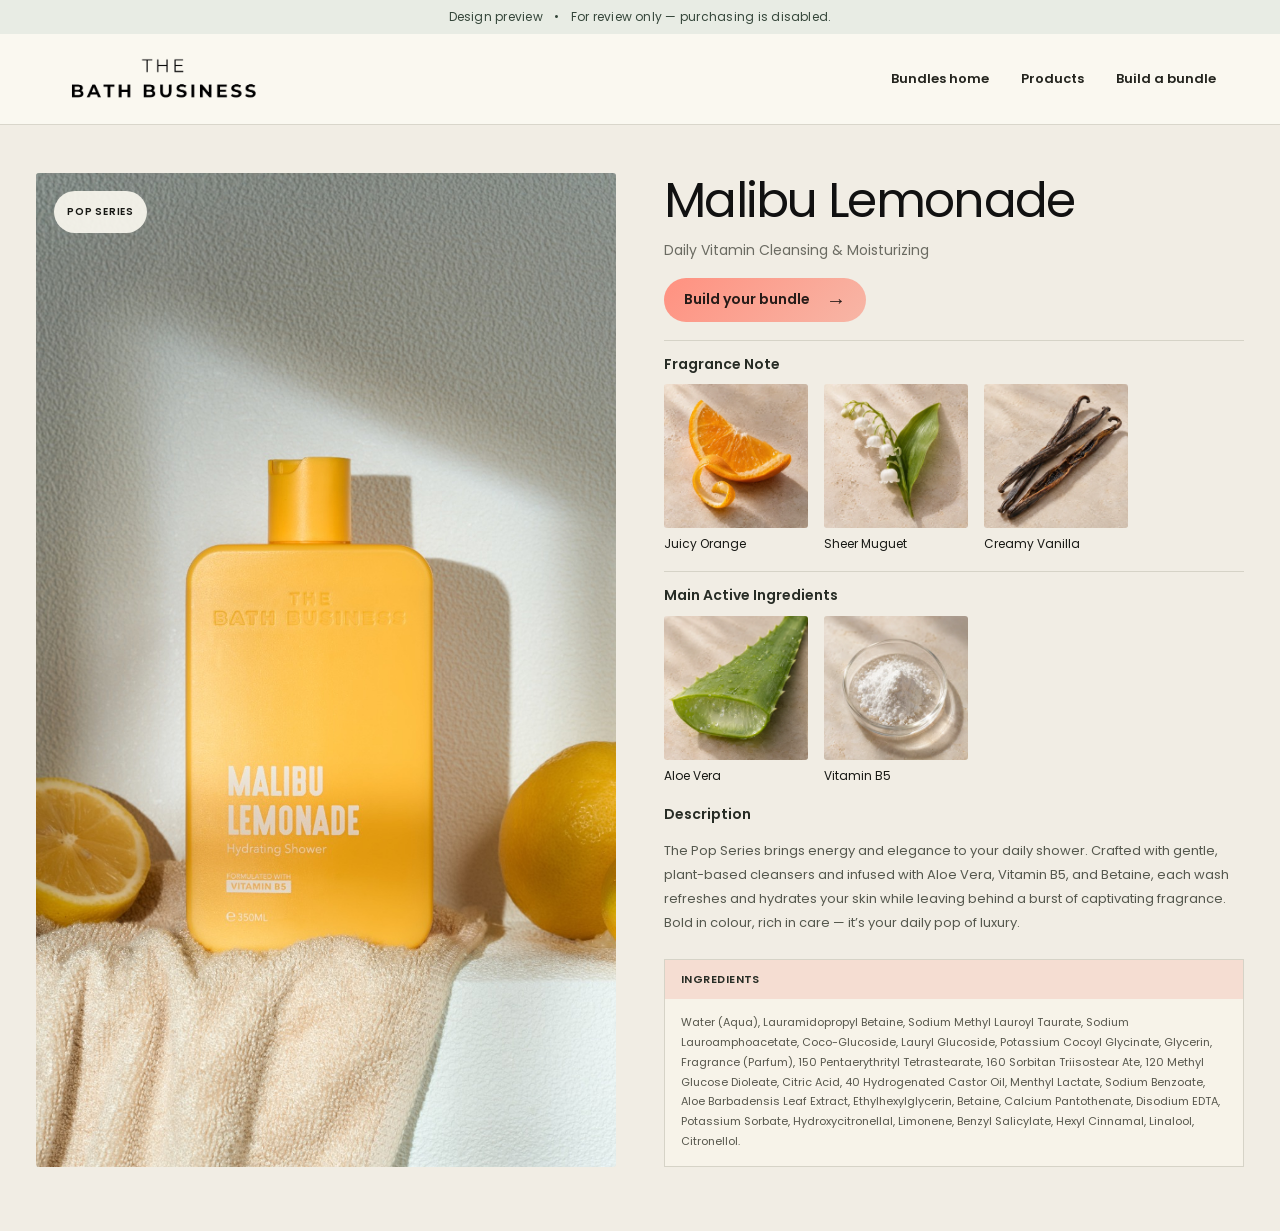
<file: malibu-lemonade.html>
<!DOCTYPE html>

<html lang="en"><head><meta charset="utf-8"/><meta content="width=device-width,initial-scale=1" name="viewport"/><meta content="noindex,nofollow,noarchive" name="robots"/><meta content="no-referrer" name="referrer"/><meta content="default-src 'self'; img-src 'self' data:; style-src 'self' 'unsafe-inline'; script-src 'self'; font-src 'self' data:; connect-src 'none'; form-action 'none'; base-uri 'none'; object-src 'none'" http-equiv="Content-Security-Policy"/><title>Malibu Lemonade — The Bath Business design preview</title><link href="assets/809b7d1d090533.css" rel="stylesheet"/><link href="assets/2fee33ca6c2b8c.css" rel="stylesheet"/><link href="assets/0302ac45564b8c.css" rel="stylesheet"/><link href="assets/9b253723cb7213.css" rel="stylesheet"/><link href="assets/02fe07b99c082a.css" rel="stylesheet"/><link href="assets/12ef0143fb33bf.css" rel="stylesheet"/><style>
  html body.single-product .elementor-location-header.tbb-single-product-header-space:has(> .she-header){
    min-height:max(var(--tbb-single-product-header-flow,0px),0px);
    margin-bottom:min(var(--tbb-single-product-header-flow,0px),0px);
  }
  .tbb-single2{
    --bg:#f1ede4;
    --paper:#fbf8ef;
    --ink:#111111;
    --muted:#6b6b62;
    --line:rgba(17,17,17,.13);
    --coral:#ff9180;
    --mint:#a8e0d0;
    --powder:#bcdcf0;
    --butter:#fce7a8;
    background:var(--bg);
    color:var(--ink);
    font-family:'Poppins','Helvetica Neue',Arial,sans-serif;
    overflow:hidden;
  }
  .tbb-single2 *{box-sizing:border-box;font-family:inherit}
  .tbb-single2 a{color:inherit;text-decoration:none}
  .tbb-single2__wrap{max-width:1320px;margin:0 auto;padding:56px}
  .tbb-single2__grid{display:grid;grid-template-columns:minmax(0,1.05fr) minmax(360px,.95fr);gap:46px;align-items:start}
  .tbb-single2__left{position:sticky;top:24px;display:grid;gap:18px;align-self:start}
  .tbb-single2__media{display:grid;grid-template-columns:86px minmax(0,1fr);gap:14px}
  .tbb-single2__thumbs{display:grid;gap:10px;align-content:start}
  .tbb-single2__thumb{appearance:none !important;display:block;aspect-ratio:4/5;width:100%;padding:0 !important;border:0 !important;border-radius:0;background:none !important;box-shadow:none !important;outline:0;overflow:hidden;cursor:pointer;line-height:0;transition:opacity .16s ease,transform .16s ease}
  .tbb-single2__thumb:hover,.tbb-single2__thumb:active,.tbb-single2__thumb.is-active{background:none !important;border:0 !important;box-shadow:none !important;outline:0;transform:none}
  .tbb-single2__thumb:focus{outline:0}
  .tbb-single2__thumb:focus-visible{outline:2px solid var(--coral);outline-offset:3px}
  .tbb-single2__thumb img,.tbb-single2__hero-img img{width:100% !important;height:100% !important;max-width:none !important;object-fit:cover !important;object-position:center;display:block !important;border:0 !important;background:none !important;box-shadow:none !important}
  .tbb-single2__hero-img{position:relative;aspect-ratio:4/5;border:0 !important;border-radius:0;background:none !important;box-shadow:none !important;outline:0;overflow:hidden}
  .tbb-single2__hero-img img{transition:opacity .16s ease,transform .2s ease}
  .tbb-single2__hero-img.is-switching img{opacity:.78;transform:scale(.997)}
  .tbb-single2__badge{position:absolute;top:18px;left:18px;z-index:2;display:inline-flex;align-items:center;min-height:30px;padding:7px 12px;border-radius:999px;background:rgba(251,248,239,.9);font-size:11px;font-weight:700;letter-spacing:0;text-transform:uppercase}
  .tbb-single2__info{padding:10px 0 0}
  .tbb-single2 h1{margin:0;color:var(--ink) !important;font-size:clamp(42px,6vw,78px) !important;font-weight:400 !important;line-height:1.02;letter-spacing:0}
  .tbb-single2__scent{margin:18px 0 0;color:var(--muted);font-size:16px;line-height:1.7}
  .tbb-single2__price-row{display:flex;align-items:flex-end;justify-content:space-between;gap:18px;margin-top:28px;padding:22px 0;border-top:1px solid var(--line);border-bottom:1px solid var(--line)}
  .tbb-single2__price{font-size:26px;font-weight:700;line-height:1}
  .tbb-single2__price small{color:var(--muted);font-size:12px;font-weight:600}
  .tbb-single2__desc{margin:24px 0 0;color:#2b2b2b;font-size:15px;line-height:1.75}
  .tbb-single2__actions{display:flex;gap:12px;flex-wrap:wrap;margin-top:28px}
  .tbb-single2__cart,.tbb-single2__ghost{display:inline-flex !important;align-items:center;justify-content:center;min-height:48px;padding:14px 24px !important;border-radius:999px !important;font-size:12px;font-weight:800;letter-spacing:0;text-transform:uppercase;transition:transform .25s ease,background-color .25s ease,border-color .25s ease,color .25s ease}
  .tbb-single2__cart{border:1px solid rgba(255,145,128,.72) !important;background:linear-gradient(135deg,var(--coral),#f7b6a6) !important;color:#261b18 !important;box-shadow:0 14px 28px rgba(255,145,128,.22)}
  .tbb-single2__cart:hover,.tbb-single2__cart:focus{background:linear-gradient(135deg,#a8e0d0,#ff9180) !important;border-color:#a8e0d0 !important;color:#111111 !important;transform:translateY(-2px)}
  .tbb-single2__ghost{border:1px solid var(--line) !important;background:rgba(255,255,255,.28);color:var(--ink) !important}
  .tbb-single2__ghost:hover,.tbb-single2__ghost:focus{border-color:var(--ink) !important;transform:translateY(-2px)}
  .tbb-single2__facts{display:grid;grid-template-columns:repeat(2,minmax(0,1fr));gap:10px;margin-top:34px}
  .tbb-single2__fact{min-height:104px;padding:16px;border:1px solid var(--line);border-radius:8px;background:rgba(255,255,255,.28)}
  .tbb-single2__fact b{display:block;margin-bottom:7px;font-size:13px;line-height:1.35}
  .tbb-single2__fact span{display:block;color:var(--muted);font-size:12px;line-height:1.5}
  .tbb-single2__related{margin-top:42px;padding-top:24px;border-top:1px solid var(--line)}
  .tbb-single2__related-title{margin:0 0 14px;font-size:13px;font-weight:800;letter-spacing:0;text-transform:uppercase}
  .tbb-single2__related-row{display:flex;gap:10px;flex-wrap:wrap}
  .tbb-single2__chip{display:inline-flex;align-items:center;min-height:36px;padding:9px 13px;border:1px solid var(--line);border-radius:999px;background:rgba(255,255,255,.25);font-size:12px;font-weight:700}
  .tbb-single2__tabs{border:1px solid var(--line);border-radius:8px;background:rgba(255,255,255,.28);box-shadow:inset 0 1px 0 rgba(255,255,255,.55);overflow:hidden}
  .tbb-single2__tabs--mobile{display:none}
  .tbb-single2__tab-list{display:grid;grid-template-columns:repeat(2,minmax(0,1fr));align-items:stretch;border-bottom:1px solid var(--line);overflow:hidden}
  .tbb-single2__tab-list::-webkit-scrollbar{display:none}
  html body .tbb-single2 .tbb-single2__tab-button{-webkit-appearance:none !important;appearance:none !important;display:flex !important;align-items:center;justify-content:center;flex:none !important;width:100% !important;min-width:0 !important;min-height:44px;margin:0 !important;padding:11px 13px !important;border:0 !important;border-right:1px solid var(--line) !important;border-radius:0 !important;background:rgba(251,248,239,.52) !important;color:var(--muted) !important;box-shadow:none !important;transform:none !important;cursor:pointer;font-size:11px;font-weight:800;line-height:1.1;letter-spacing:.02em;text-align:center;text-transform:uppercase;transition:background-color .18s ease,color .18s ease}
  html body .tbb-single2 .tbb-single2__tab-button:last-child{border-right:0 !important}
  html body .tbb-single2 .tbb-single2__tab-button.is-active,html body .tbb-single2 .tbb-single2__tab-button[aria-selected="true"]{background:rgba(255,145,128,.24) !important;color:var(--ink) !important;box-shadow:inset 0 -2px 0 var(--coral) !important;transform:none !important}
  @media (hover:hover){html body .tbb-single2 .tbb-single2__tab-button:hover:not(.is-active){background:rgba(168,224,208,.26) !important;color:var(--ink) !important;box-shadow:none !important;transform:none !important}}
  html body .tbb-single2 .tbb-single2__tab-button:focus{outline:0}
  html body .tbb-single2 .tbb-single2__tab-button:focus-visible{position:relative;z-index:1;outline:2px solid var(--ink);outline-offset:-3px}
  .tbb-single2__tab-panel{display:none;min-height:112px;max-height:218px;overflow:auto;padding:16px 18px;color:#2b2b2b;font-size:13px;line-height:1.62}
  .tbb-single2__tab-panel.is-active{display:block}
  .tbb-single2__tab-panel h2,.tbb-single2__tab-panel h3{margin:0 0 8px;color:var(--ink) !important;font-size:15px !important;font-weight:700 !important;line-height:1.25}
  .tbb-single2__tab-panel p{margin:0 0 10px}
  .tbb-single2__tab-panel p:last-child{margin-bottom:0}
  .tbb-single2__tab-panel ul{display:grid;gap:7px;margin:0;padding:0;list-style:none}
  .tbb-single2__tab-panel li{position:relative;padding-left:15px}
  .tbb-single2__tab-panel li:before{content:"";position:absolute;left:0;top:.72em;width:6px;height:6px;border-radius:50%;background:var(--mint)}
  .tbb-single2__tab-empty{color:var(--muted)}
  @media (min-width:621px) and (max-width:1180px){
    .tbb-single2{padding-top:84px !important}
  }
  @media (min-width:981px) and (max-width:1180px){
    .tbb-single2__wrap{padding:28px 30px 42px}
    .tbb-single2__grid{grid-template-columns:minmax(0,.9fr) minmax(330px,1fr);gap:30px}
    .tbb-single2__media{grid-template-columns:72px minmax(0,1fr);gap:12px}
    .tbb-single2__hero-img{aspect-ratio:1}
    .tbb-single2 h1{font-size:clamp(36px,4.8vw,58px) !important}
    .tbb-single2__facts{grid-template-columns:repeat(2,minmax(0,1fr))}
    .tbb-single2__fact{min-height:96px;padding:14px}
  }
  @media (max-width:980px){
    .tbb-single2__wrap{padding:40px 28px}
    .tbb-single2__grid{grid-template-columns:1fr;gap:32px}
    .tbb-single2__left{position:relative;top:auto;gap:0}
    .tbb-single2__tabs--desktop{display:none}
    .tbb-single2__tabs--mobile{display:block;margin-top:26px}
    .tbb-single2__tab-panel{max-height:240px}
  }
  @media (min-width:621px) and (max-width:980px){
    .tbb-single2__wrap{padding:22px 28px 42px}
    .tbb-single2__grid{gap:26px}
    .tbb-single2__left{max-width:720px;margin:0 auto;width:100%}
    .tbb-single2__media{grid-template-columns:72px minmax(0,1fr)}
    .tbb-single2__hero-img{aspect-ratio:4/3;max-height:520px}
    .tbb-single2__info{max-width:720px;margin:0 auto;padding-top:0}
    .tbb-single2 h1{font-size:clamp(34px,5.2vw,54px) !important}
    .tbb-single2__scent{margin-top:14px}
    .tbb-single2__price-row{margin-top:22px;padding:18px 0}
    .tbb-single2__actions{margin-top:22px}
    .tbb-single2__facts{grid-template-columns:repeat(2,minmax(0,1fr));gap:10px;margin-top:26px}
    .tbb-single2__fact{min-height:96px;padding:14px}
    .tbb-single2__related{margin-top:30px}
  }
  @media (max-width:620px){
    .tbb-single2{padding-top:90px !important}
    .tbb-single2__wrap{padding:28px 18px}
    .tbb-single2__left{width:100%}
    .tbb-single2__media{grid-template-columns:1fr}
    .tbb-single2__thumbs{grid-template-columns:repeat(4,minmax(0,1fr));order:2}
    .tbb-single2__hero-img{aspect-ratio:1}
    .tbb-single2__price-row{align-items:flex-start;flex-direction:column}
    .tbb-single2__actions{flex-direction:column}
    .tbb-single2__cart,.tbb-single2__ghost{width:100%}
    .tbb-single2__facts{grid-template-columns:1fr}
    .tbb-single2__tabs--mobile{margin-top:22px}
    .tbb-single2__tab-list{grid-template-columns:repeat(2,minmax(0,1fr));overflow:hidden}
    html body .tbb-single2 .tbb-single2__tab-button{min-height:40px !important;padding:9px 6px !important;font-size:10px !important;line-height:1 !important;white-space:nowrap}
  }
  @media (prefers-reduced-motion:reduce){
    .tbb-single2 *{transition-duration:.001ms !important}
  }
</style><link href="assets/review.css" rel="stylesheet"/><link data-revision="20261112" href="assets/revision-20261112/product-info.css?v=005a4757d9" rel="stylesheet"/></head><body class="wp-singular product-template-default single single-product postid-3592 wp-custom-logo wp-embed-responsive wp-theme-hello-elementor theme-hello-elementor tbb-preview-header tbb-info-sample tbb-info-ingredients-alt tbb-info-ingredients-compact woocommerce woocommerce-page woocommerce-no-js hello-elementor-default elementor-default elementor-kit-20 elementor-page-394 review-site"><a class="review-skip" href="#review-content">Skip to content</a><div class="review-ribbon">Design preview <span>•</span> For review only — purchasing is disabled.</div><header class="review-header"><a aria-label="The Bath Business home" class="review-brand" href="index.html"><img alt="The Bath Business" height="60" src="assets/logo.png" width="200"/></a><nav aria-label="Design preview pages"><a href="index.html">Bundles home</a><a href="products.html">Products</a><a href="bundles.html">Build a bundle</a></nav></header><div id="review-content"><main class="tbb-single2 tbb-info-revision" id="main-content">
<div class="tbb-info-revision__wrap">
<div class="tbb-info-revision__photo">
<span class="tbb-info-revision__series">Pop Series</span>
<img alt="Malibu Lemonade" fetchpriority="high" height="1000" src="assets/revision-20261112/a36a57ab71a8.jpeg" width="800"/>
</div>
<div class="tbb-info-revision__details">
<header><h1>Malibu Lemonade</h1><p class="tbb-info-revision__benefit">Daily Vitamin Cleansing &amp; Moisturizing</p>
<a class="tbb-info-bundle-link" href="bundles.html">Build your bundle<span aria-hidden="true">→</span></a> </header>
<section aria-labelledby="fragrance-heading" class="tbb-info-materials"><h2 id="fragrance-heading">Fragrance Note</h2><ul class="tbb-info-materials__list"><li><div class="tbb-info-materials__photo"><img alt="Juicy Orange" decoding="async" height="160" loading="lazy" src="assets/revision-20261112/1fd0bc857a96.webp" width="160"/></div><span>Juicy Orange</span></li><li><div class="tbb-info-materials__photo"><img alt="Sheer Muguet" decoding="async" height="160" loading="lazy" src="assets/revision-20261112/9e1cb5035f27.webp" width="160"/></div><span>Sheer Muguet</span></li><li><div class="tbb-info-materials__photo"><img alt="Creamy Vanilla" decoding="async" height="160" loading="lazy" src="assets/revision-20261112/08fd3c37346e.webp" width="160"/></div><span>Creamy Vanilla</span></li></ul></section> <section aria-labelledby="actives-heading" class="tbb-info-materials"><h2 id="actives-heading">Main Active Ingredients</h2><ul class="tbb-info-materials__list"><li><div class="tbb-info-materials__photo"><img alt="Cut aloe vera leaf with translucent gel" decoding="async" height="160" loading="lazy" src="assets/revision-20261112/102798ab4ed4.webp" width="160"/></div><span>Aloe Vera</span></li><li><div class="tbb-info-materials__photo"><img alt="Calcium pantothenate cosmetic raw material in a glass dish" decoding="async" height="160" loading="lazy" src="assets/revision-20261112/02fd8d74c73e.webp" width="160"/></div><span>Vitamin B5</span></li></ul></section> <section aria-labelledby="description-heading" class="tbb-info-revision__description"><h2 id="description-heading">Description</h2><p>The Pop Series brings energy and elegance to your daily shower. Crafted with gentle, plant-based cleansers and infused with Aloe Vera, Vitamin B5, and Betaine, each wash refreshes and hydrates your skin while leaving behind a burst of captivating fragrance. Bold in colour, rich in care — it’s your daily pop of luxury.</p></section>
<section aria-labelledby="ingredients-heading" class="tbb-info-revision__formula"><h2 id="ingredients-heading">Ingredients</h2><p>Water (Aqua), Lauramidopropyl Betaine, Sodium Methyl Lauroyl Taurate, Sodium Lauroamphoacetate, Coco-Glucoside, Lauryl Glucoside, Potassium Cocoyl Glycinate, Glycerin, Fragrance (Parfum), 150 Pentaerythrityl Tetrastearate, 160 Sorbitan Triisostear Ate, 120 Methyl Glucose Dioleate, Citric Acid, 40 Hydrogenated Castor Oil, Menthyl Lactate, Sodium Benzoate, Aloe Barbadensis Leaf Extract, Ethylhexylglycerin, Betaine, Calcium Pantothenate, Disodium EDTA, Potassium Sorbate, Hydroxycitronellal, Limonene, Benzyl Salicylate, Hexyl Cinnamal, Linalool, Citronellol.</p></section>
</div>
</div>
</main></div><script defer="" src="assets/review.js"></script></body></html>
</file>
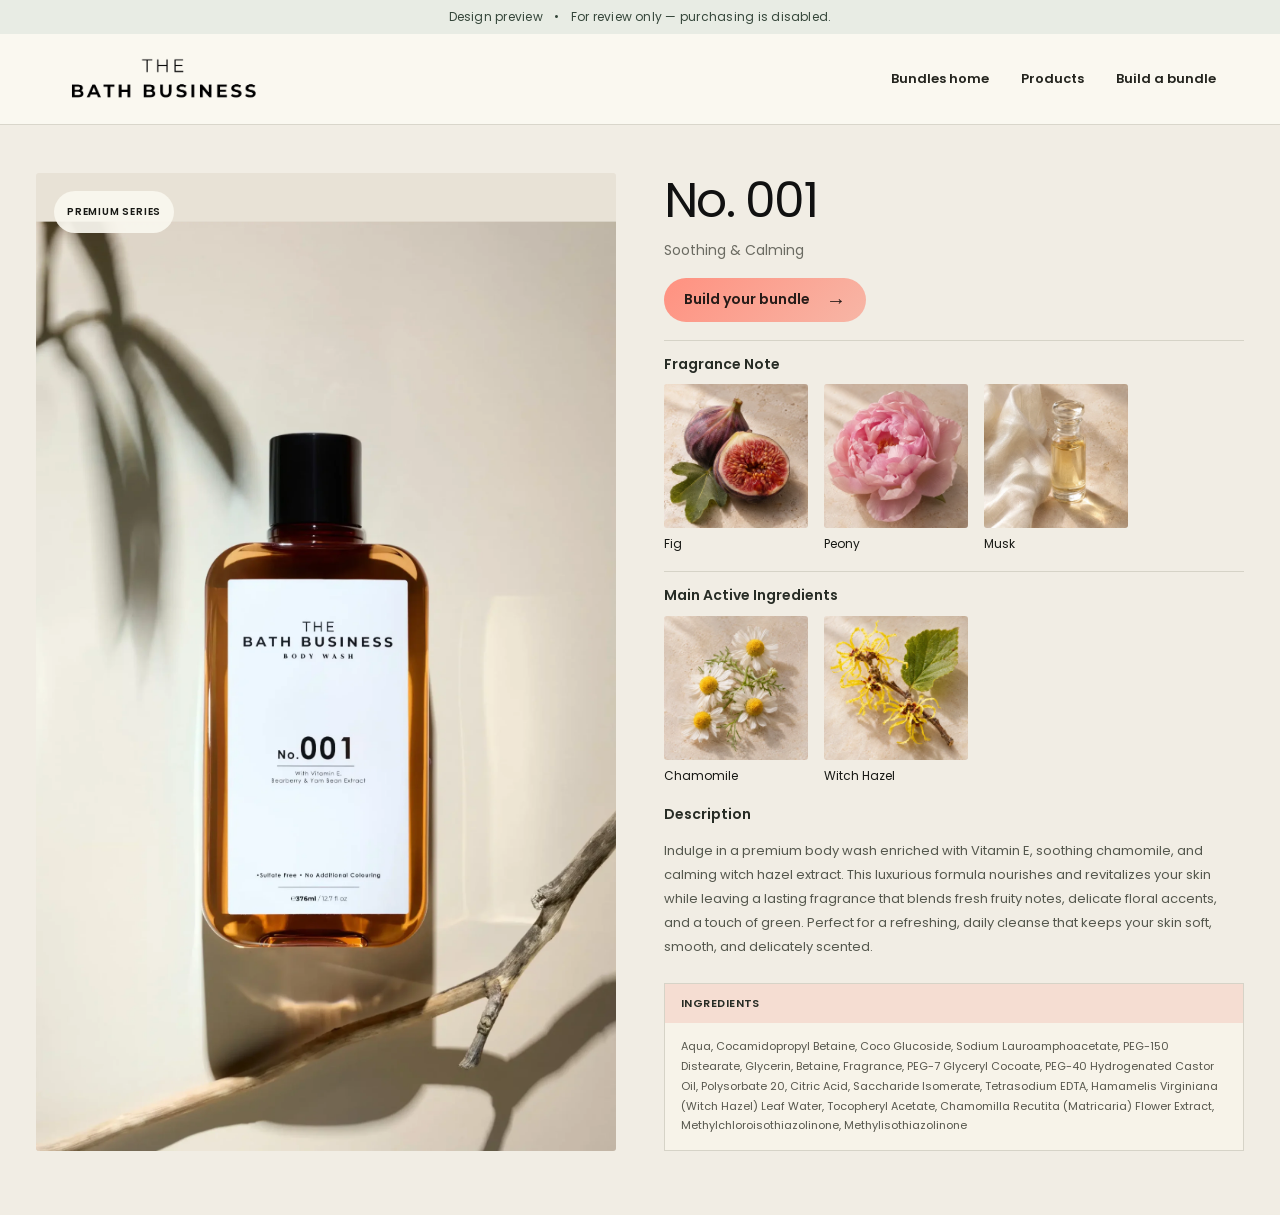
<file: no001.html>
<!DOCTYPE html>

<html lang="en"><head><meta charset="utf-8"/><meta content="width=device-width,initial-scale=1" name="viewport"/><meta content="noindex,nofollow,noarchive" name="robots"/><meta content="no-referrer" name="referrer"/><meta content="default-src 'self'; img-src 'self' data:; style-src 'self' 'unsafe-inline'; script-src 'self'; font-src 'self' data:; connect-src 'none'; form-action 'none'; base-uri 'none'; object-src 'none'" http-equiv="Content-Security-Policy"/><title>No. 001 — The Bath Business design preview</title><link href="assets/809b7d1d090533.css" rel="stylesheet"/><link href="assets/2fee33ca6c2b8c.css" rel="stylesheet"/><link href="assets/0302ac45564b8c.css" rel="stylesheet"/><link href="assets/9b253723cb7213.css" rel="stylesheet"/><link href="assets/02fe07b99c082a.css" rel="stylesheet"/><link href="assets/12ef0143fb33bf.css" rel="stylesheet"/><style>
  html body.single-product .elementor-location-header.tbb-single-product-header-space:has(> .she-header){
    min-height:max(var(--tbb-single-product-header-flow,0px),0px);
    margin-bottom:min(var(--tbb-single-product-header-flow,0px),0px);
  }
  .tbb-single2{
    --bg:#f1ede4;
    --paper:#fbf8ef;
    --ink:#111111;
    --muted:#6b6b62;
    --line:rgba(17,17,17,.13);
    --coral:#ff9180;
    --mint:#a8e0d0;
    --powder:#bcdcf0;
    --butter:#fce7a8;
    background:var(--bg);
    color:var(--ink);
    font-family:'Poppins','Helvetica Neue',Arial,sans-serif;
    overflow:hidden;
  }
  .tbb-single2 *{box-sizing:border-box;font-family:inherit}
  .tbb-single2 a{color:inherit;text-decoration:none}
  .tbb-single2__wrap{max-width:1320px;margin:0 auto;padding:56px}
  .tbb-single2__grid{display:grid;grid-template-columns:minmax(0,1.05fr) minmax(360px,.95fr);gap:46px;align-items:start}
  .tbb-single2__left{position:sticky;top:24px;display:grid;gap:18px;align-self:start}
  .tbb-single2__media{display:grid;grid-template-columns:86px minmax(0,1fr);gap:14px}
  .tbb-single2__thumbs{display:grid;gap:10px;align-content:start}
  .tbb-single2__thumb{appearance:none !important;display:block;aspect-ratio:4/5;width:100%;padding:0 !important;border:0 !important;border-radius:0;background:none !important;box-shadow:none !important;outline:0;overflow:hidden;cursor:pointer;line-height:0;transition:opacity .16s ease,transform .16s ease}
  .tbb-single2__thumb:hover,.tbb-single2__thumb:active,.tbb-single2__thumb.is-active{background:none !important;border:0 !important;box-shadow:none !important;outline:0;transform:none}
  .tbb-single2__thumb:focus{outline:0}
  .tbb-single2__thumb:focus-visible{outline:2px solid var(--coral);outline-offset:3px}
  .tbb-single2__thumb img,.tbb-single2__hero-img img{width:100% !important;height:100% !important;max-width:none !important;object-fit:cover !important;object-position:center;display:block !important;border:0 !important;background:none !important;box-shadow:none !important}
  .tbb-single2__hero-img{position:relative;aspect-ratio:4/5;border:0 !important;border-radius:0;background:none !important;box-shadow:none !important;outline:0;overflow:hidden}
  .tbb-single2__hero-img img{transition:opacity .16s ease,transform .2s ease}
  .tbb-single2__hero-img.is-switching img{opacity:.78;transform:scale(.997)}
  .tbb-single2__badge{position:absolute;top:18px;left:18px;z-index:2;display:inline-flex;align-items:center;min-height:30px;padding:7px 12px;border-radius:999px;background:rgba(251,248,239,.9);font-size:11px;font-weight:700;letter-spacing:0;text-transform:uppercase}
  .tbb-single2__info{padding:10px 0 0}
  .tbb-single2 h1{margin:0;color:var(--ink) !important;font-size:clamp(42px,6vw,78px) !important;font-weight:400 !important;line-height:1.02;letter-spacing:0}
  .tbb-single2__scent{margin:18px 0 0;color:var(--muted);font-size:16px;line-height:1.7}
  .tbb-single2__price-row{display:flex;align-items:flex-end;justify-content:space-between;gap:18px;margin-top:28px;padding:22px 0;border-top:1px solid var(--line);border-bottom:1px solid var(--line)}
  .tbb-single2__price{font-size:26px;font-weight:700;line-height:1}
  .tbb-single2__price small{color:var(--muted);font-size:12px;font-weight:600}
  .tbb-single2__desc{margin:24px 0 0;color:#2b2b2b;font-size:15px;line-height:1.75}
  .tbb-single2__actions{display:flex;gap:12px;flex-wrap:wrap;margin-top:28px}
  .tbb-single2__cart,.tbb-single2__ghost{display:inline-flex !important;align-items:center;justify-content:center;min-height:48px;padding:14px 24px !important;border-radius:999px !important;font-size:12px;font-weight:800;letter-spacing:0;text-transform:uppercase;transition:transform .25s ease,background-color .25s ease,border-color .25s ease,color .25s ease}
  .tbb-single2__cart{border:1px solid rgba(255,145,128,.72) !important;background:linear-gradient(135deg,var(--coral),#f7b6a6) !important;color:#261b18 !important;box-shadow:0 14px 28px rgba(255,145,128,.22)}
  .tbb-single2__cart:hover,.tbb-single2__cart:focus{background:linear-gradient(135deg,#a8e0d0,#ff9180) !important;border-color:#a8e0d0 !important;color:#111111 !important;transform:translateY(-2px)}
  .tbb-single2__ghost{border:1px solid var(--line) !important;background:rgba(255,255,255,.28);color:var(--ink) !important}
  .tbb-single2__ghost:hover,.tbb-single2__ghost:focus{border-color:var(--ink) !important;transform:translateY(-2px)}
  .tbb-single2__facts{display:grid;grid-template-columns:repeat(2,minmax(0,1fr));gap:10px;margin-top:34px}
  .tbb-single2__fact{min-height:104px;padding:16px;border:1px solid var(--line);border-radius:8px;background:rgba(255,255,255,.28)}
  .tbb-single2__fact b{display:block;margin-bottom:7px;font-size:13px;line-height:1.35}
  .tbb-single2__fact span{display:block;color:var(--muted);font-size:12px;line-height:1.5}
  .tbb-single2__related{margin-top:42px;padding-top:24px;border-top:1px solid var(--line)}
  .tbb-single2__related-title{margin:0 0 14px;font-size:13px;font-weight:800;letter-spacing:0;text-transform:uppercase}
  .tbb-single2__related-row{display:flex;gap:10px;flex-wrap:wrap}
  .tbb-single2__chip{display:inline-flex;align-items:center;min-height:36px;padding:9px 13px;border:1px solid var(--line);border-radius:999px;background:rgba(255,255,255,.25);font-size:12px;font-weight:700}
  .tbb-single2__tabs{border:1px solid var(--line);border-radius:8px;background:rgba(255,255,255,.28);box-shadow:inset 0 1px 0 rgba(255,255,255,.55);overflow:hidden}
  .tbb-single2__tabs--mobile{display:none}
  .tbb-single2__tab-list{display:grid;grid-template-columns:repeat(2,minmax(0,1fr));align-items:stretch;border-bottom:1px solid var(--line);overflow:hidden}
  .tbb-single2__tab-list::-webkit-scrollbar{display:none}
  html body .tbb-single2 .tbb-single2__tab-button{-webkit-appearance:none !important;appearance:none !important;display:flex !important;align-items:center;justify-content:center;flex:none !important;width:100% !important;min-width:0 !important;min-height:44px;margin:0 !important;padding:11px 13px !important;border:0 !important;border-right:1px solid var(--line) !important;border-radius:0 !important;background:rgba(251,248,239,.52) !important;color:var(--muted) !important;box-shadow:none !important;transform:none !important;cursor:pointer;font-size:11px;font-weight:800;line-height:1.1;letter-spacing:.02em;text-align:center;text-transform:uppercase;transition:background-color .18s ease,color .18s ease}
  html body .tbb-single2 .tbb-single2__tab-button:last-child{border-right:0 !important}
  html body .tbb-single2 .tbb-single2__tab-button.is-active,html body .tbb-single2 .tbb-single2__tab-button[aria-selected="true"]{background:rgba(255,145,128,.24) !important;color:var(--ink) !important;box-shadow:inset 0 -2px 0 var(--coral) !important;transform:none !important}
  @media (hover:hover){html body .tbb-single2 .tbb-single2__tab-button:hover:not(.is-active){background:rgba(168,224,208,.26) !important;color:var(--ink) !important;box-shadow:none !important;transform:none !important}}
  html body .tbb-single2 .tbb-single2__tab-button:focus{outline:0}
  html body .tbb-single2 .tbb-single2__tab-button:focus-visible{position:relative;z-index:1;outline:2px solid var(--ink);outline-offset:-3px}
  .tbb-single2__tab-panel{display:none;min-height:112px;max-height:218px;overflow:auto;padding:16px 18px;color:#2b2b2b;font-size:13px;line-height:1.62}
  .tbb-single2__tab-panel.is-active{display:block}
  .tbb-single2__tab-panel h2,.tbb-single2__tab-panel h3{margin:0 0 8px;color:var(--ink) !important;font-size:15px !important;font-weight:700 !important;line-height:1.25}
  .tbb-single2__tab-panel p{margin:0 0 10px}
  .tbb-single2__tab-panel p:last-child{margin-bottom:0}
  .tbb-single2__tab-panel ul{display:grid;gap:7px;margin:0;padding:0;list-style:none}
  .tbb-single2__tab-panel li{position:relative;padding-left:15px}
  .tbb-single2__tab-panel li:before{content:"";position:absolute;left:0;top:.72em;width:6px;height:6px;border-radius:50%;background:var(--mint)}
  .tbb-single2__tab-empty{color:var(--muted)}
  @media (min-width:621px) and (max-width:1180px){
    .tbb-single2{padding-top:84px !important}
  }
  @media (min-width:981px) and (max-width:1180px){
    .tbb-single2__wrap{padding:28px 30px 42px}
    .tbb-single2__grid{grid-template-columns:minmax(0,.9fr) minmax(330px,1fr);gap:30px}
    .tbb-single2__media{grid-template-columns:72px minmax(0,1fr);gap:12px}
    .tbb-single2__hero-img{aspect-ratio:1}
    .tbb-single2 h1{font-size:clamp(36px,4.8vw,58px) !important}
    .tbb-single2__facts{grid-template-columns:repeat(2,minmax(0,1fr))}
    .tbb-single2__fact{min-height:96px;padding:14px}
  }
  @media (max-width:980px){
    .tbb-single2__wrap{padding:40px 28px}
    .tbb-single2__grid{grid-template-columns:1fr;gap:32px}
    .tbb-single2__left{position:relative;top:auto;gap:0}
    .tbb-single2__tabs--desktop{display:none}
    .tbb-single2__tabs--mobile{display:block;margin-top:26px}
    .tbb-single2__tab-panel{max-height:240px}
  }
  @media (min-width:621px) and (max-width:980px){
    .tbb-single2__wrap{padding:22px 28px 42px}
    .tbb-single2__grid{gap:26px}
    .tbb-single2__left{max-width:720px;margin:0 auto;width:100%}
    .tbb-single2__media{grid-template-columns:72px minmax(0,1fr)}
    .tbb-single2__hero-img{aspect-ratio:4/3;max-height:520px}
    .tbb-single2__info{max-width:720px;margin:0 auto;padding-top:0}
    .tbb-single2 h1{font-size:clamp(34px,5.2vw,54px) !important}
    .tbb-single2__scent{margin-top:14px}
    .tbb-single2__price-row{margin-top:22px;padding:18px 0}
    .tbb-single2__actions{margin-top:22px}
    .tbb-single2__facts{grid-template-columns:repeat(2,minmax(0,1fr));gap:10px;margin-top:26px}
    .tbb-single2__fact{min-height:96px;padding:14px}
    .tbb-single2__related{margin-top:30px}
  }
  @media (max-width:620px){
    .tbb-single2{padding-top:90px !important}
    .tbb-single2__wrap{padding:28px 18px}
    .tbb-single2__left{width:100%}
    .tbb-single2__media{grid-template-columns:1fr}
    .tbb-single2__thumbs{grid-template-columns:repeat(4,minmax(0,1fr));order:2}
    .tbb-single2__hero-img{aspect-ratio:1}
    .tbb-single2__price-row{align-items:flex-start;flex-direction:column}
    .tbb-single2__actions{flex-direction:column}
    .tbb-single2__cart,.tbb-single2__ghost{width:100%}
    .tbb-single2__facts{grid-template-columns:1fr}
    .tbb-single2__tabs--mobile{margin-top:22px}
    .tbb-single2__tab-list{grid-template-columns:repeat(2,minmax(0,1fr));overflow:hidden}
    html body .tbb-single2 .tbb-single2__tab-button{min-height:40px !important;padding:9px 6px !important;font-size:10px !important;line-height:1 !important;white-space:nowrap}
  }
  @media (prefers-reduced-motion:reduce){
    .tbb-single2 *{transition-duration:.001ms !important}
  }
</style><link href="assets/review.css" rel="stylesheet"/><link data-revision="20261112" href="assets/revision-20261112/product-info.css?v=005a4757d9" rel="stylesheet"/></head><body class="wp-singular product-template-default single single-product postid-90 wp-custom-logo wp-embed-responsive wp-theme-hello-elementor theme-hello-elementor tbb-preview-header tbb-info-sample tbb-info-ingredients-alt tbb-info-ingredients-compact woocommerce woocommerce-page woocommerce-no-js hello-elementor-default elementor-default elementor-kit-20 elementor-page-394 review-site"><a class="review-skip" href="#review-content">Skip to content</a><div class="review-ribbon">Design preview <span>•</span> For review only — purchasing is disabled.</div><header class="review-header"><a aria-label="The Bath Business home" class="review-brand" href="index.html"><img alt="The Bath Business" height="60" src="assets/logo.png" width="200"/></a><nav aria-label="Design preview pages"><a href="index.html">Bundles home</a><a href="products.html">Products</a><a href="bundles.html">Build a bundle</a></nav></header><div id="review-content"><main class="tbb-single2 tbb-info-revision" id="main-content">
<div class="tbb-info-revision__wrap">
<div class="tbb-info-revision__photo">
<span class="tbb-info-revision__series">Premium Series</span>
<img alt="No. 001" fetchpriority="high" height="1000" src="assets/revision-20261112/8ff78373c66f.webp" width="800"/>
</div>
<div class="tbb-info-revision__details">
<header><h1>No. 001</h1><p class="tbb-info-revision__benefit">Soothing &amp; Calming</p>
<a class="tbb-info-bundle-link" href="bundles.html">Build your bundle<span aria-hidden="true">→</span></a> </header>
<section aria-labelledby="fragrance-heading" class="tbb-info-materials"><h2 id="fragrance-heading">Fragrance Note</h2><ul class="tbb-info-materials__list"><li><div class="tbb-info-materials__photo"><img alt="Fig" decoding="async" height="160" loading="lazy" src="assets/revision-20261112/52cae7d28f34.webp" width="160"/></div><span>Fig</span></li><li><div class="tbb-info-materials__photo"><img alt="Peony" decoding="async" height="160" loading="lazy" src="assets/revision-20261112/8fc5baff28bd.webp" width="160"/></div><span>Peony</span></li><li><div class="tbb-info-materials__photo"><img alt="Musk" decoding="async" height="160" loading="lazy" src="assets/revision-20261112/7cad90d69bf4.webp" width="160"/></div><span>Musk</span></li></ul></section> <section aria-labelledby="actives-heading" class="tbb-info-materials"><h2 id="actives-heading">Main Active Ingredients</h2><ul class="tbb-info-materials__list"><li><div class="tbb-info-materials__photo"><img alt="German chamomile flowers" decoding="async" height="160" loading="lazy" src="assets/revision-20261112/0c2545f7e782.webp" width="160"/></div><span>Chamomile</span></li><li><div class="tbb-info-materials__photo"><img alt="Witch hazel flowers and leaves" decoding="async" height="160" loading="lazy" src="assets/revision-20261112/c0d928754664.webp" width="160"/></div><span>Witch Hazel</span></li></ul></section> <section aria-labelledby="description-heading" class="tbb-info-revision__description"><h2 id="description-heading">Description</h2><p>Indulge in a premium body wash enriched with Vitamin E, soothing chamomile, and calming witch hazel extract. This luxurious formula nourishes and revitalizes your skin while leaving a lasting fragrance that blends fresh fruity notes, delicate floral accents, and a touch of green. Perfect for a refreshing, daily cleanse that keeps your skin soft, smooth, and delicately scented.</p></section>
<section aria-labelledby="ingredients-heading" class="tbb-info-revision__formula"><h2 id="ingredients-heading">Ingredients</h2><p>Aqua, Cocamidopropyl Betaine, Coco Glucoside, Sodium Lauroamphoacetate, PEG-150 Distearate, Glycerin, Betaine, Fragrance, PEG-7 Glyceryl Cocoate, PEG-40 Hydrogenated Castor Oil, Polysorbate 20, Citric Acid, Saccharide Isomerate, Tetrasodium EDTA, Hamamelis Virginiana (Witch Hazel) Leaf Water, Tocopheryl Acetate, Chamomilla Recutita (Matricaria) Flower Extract, Methylchloroisothiazolinone, Methylisothiazolinone</p></section>
</div>
</div>
</main></div><script defer="" src="assets/review.js"></script></body></html>
</file>
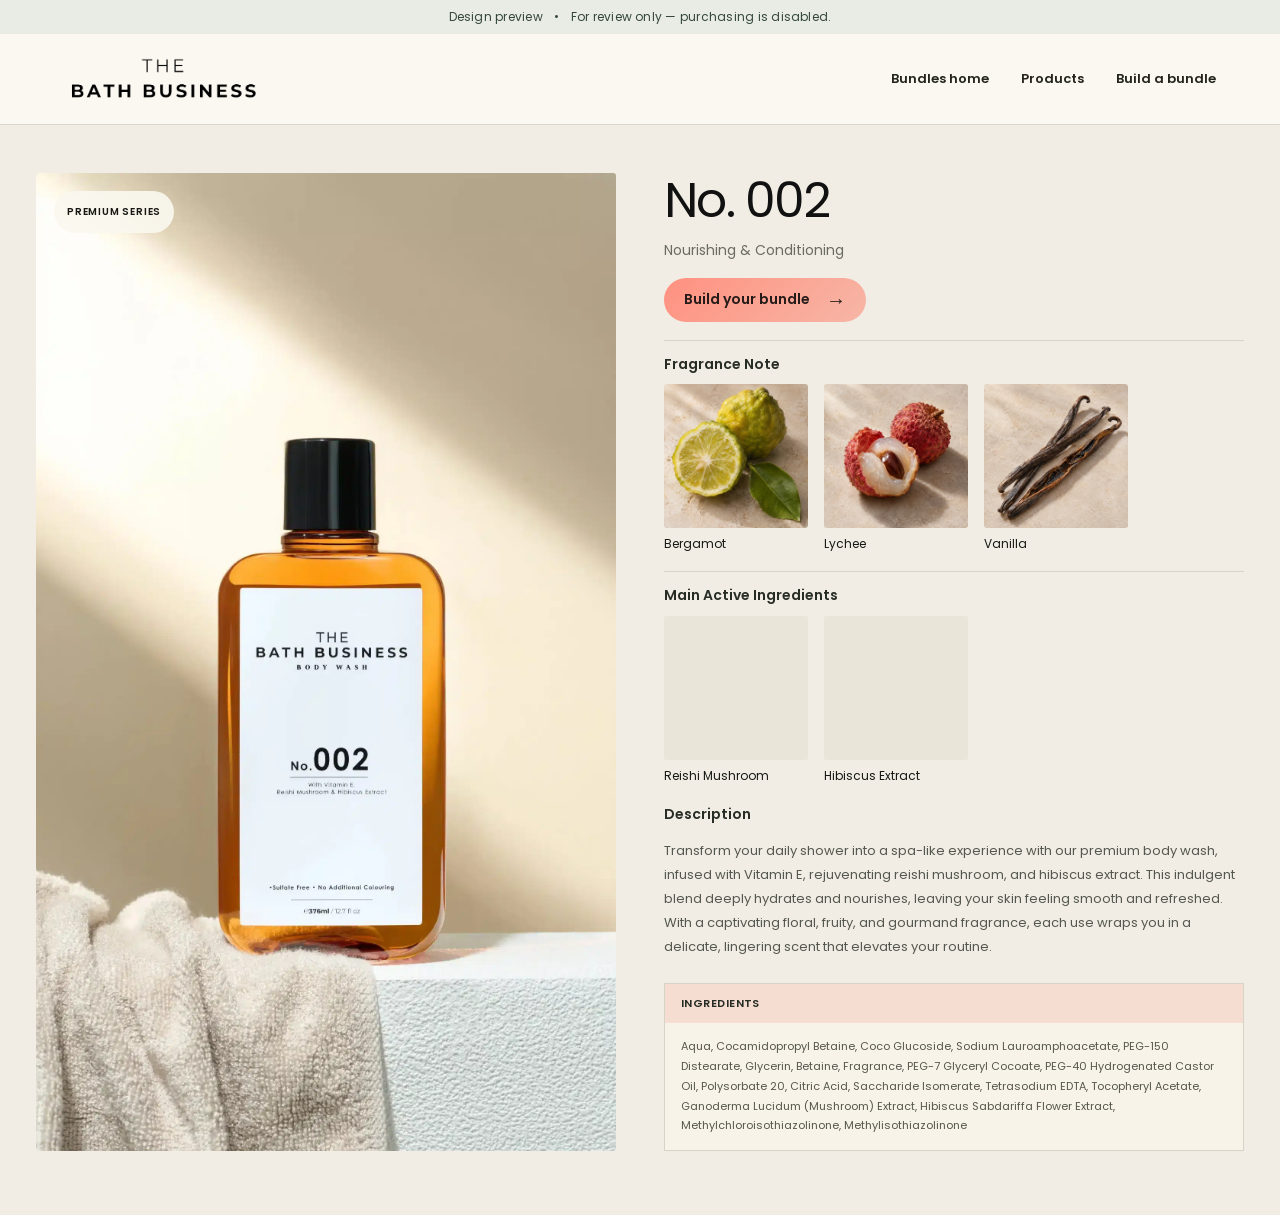
<file: no002.html>
<!DOCTYPE html>

<html lang="en"><head><meta charset="utf-8"/><meta content="width=device-width,initial-scale=1" name="viewport"/><meta content="noindex,nofollow,noarchive" name="robots"/><meta content="no-referrer" name="referrer"/><meta content="default-src 'self'; img-src 'self' data:; style-src 'self' 'unsafe-inline'; script-src 'self'; font-src 'self' data:; connect-src 'none'; form-action 'none'; base-uri 'none'; object-src 'none'" http-equiv="Content-Security-Policy"/><title>No. 002 — The Bath Business design preview</title><link href="assets/809b7d1d090533.css" rel="stylesheet"/><link href="assets/2fee33ca6c2b8c.css" rel="stylesheet"/><link href="assets/0302ac45564b8c.css" rel="stylesheet"/><link href="assets/9b253723cb7213.css" rel="stylesheet"/><link href="assets/02fe07b99c082a.css" rel="stylesheet"/><link href="assets/12ef0143fb33bf.css" rel="stylesheet"/><style>
  html body.single-product .elementor-location-header.tbb-single-product-header-space:has(> .she-header){
    min-height:max(var(--tbb-single-product-header-flow,0px),0px);
    margin-bottom:min(var(--tbb-single-product-header-flow,0px),0px);
  }
  .tbb-single2{
    --bg:#f1ede4;
    --paper:#fbf8ef;
    --ink:#111111;
    --muted:#6b6b62;
    --line:rgba(17,17,17,.13);
    --coral:#ff9180;
    --mint:#a8e0d0;
    --powder:#bcdcf0;
    --butter:#fce7a8;
    background:var(--bg);
    color:var(--ink);
    font-family:'Poppins','Helvetica Neue',Arial,sans-serif;
    overflow:hidden;
  }
  .tbb-single2 *{box-sizing:border-box;font-family:inherit}
  .tbb-single2 a{color:inherit;text-decoration:none}
  .tbb-single2__wrap{max-width:1320px;margin:0 auto;padding:56px}
  .tbb-single2__grid{display:grid;grid-template-columns:minmax(0,1.05fr) minmax(360px,.95fr);gap:46px;align-items:start}
  .tbb-single2__left{position:sticky;top:24px;display:grid;gap:18px;align-self:start}
  .tbb-single2__media{display:grid;grid-template-columns:86px minmax(0,1fr);gap:14px}
  .tbb-single2__thumbs{display:grid;gap:10px;align-content:start}
  .tbb-single2__thumb{appearance:none !important;display:block;aspect-ratio:4/5;width:100%;padding:0 !important;border:0 !important;border-radius:0;background:none !important;box-shadow:none !important;outline:0;overflow:hidden;cursor:pointer;line-height:0;transition:opacity .16s ease,transform .16s ease}
  .tbb-single2__thumb:hover,.tbb-single2__thumb:active,.tbb-single2__thumb.is-active{background:none !important;border:0 !important;box-shadow:none !important;outline:0;transform:none}
  .tbb-single2__thumb:focus{outline:0}
  .tbb-single2__thumb:focus-visible{outline:2px solid var(--coral);outline-offset:3px}
  .tbb-single2__thumb img,.tbb-single2__hero-img img{width:100% !important;height:100% !important;max-width:none !important;object-fit:cover !important;object-position:center;display:block !important;border:0 !important;background:none !important;box-shadow:none !important}
  .tbb-single2__hero-img{position:relative;aspect-ratio:4/5;border:0 !important;border-radius:0;background:none !important;box-shadow:none !important;outline:0;overflow:hidden}
  .tbb-single2__hero-img img{transition:opacity .16s ease,transform .2s ease}
  .tbb-single2__hero-img.is-switching img{opacity:.78;transform:scale(.997)}
  .tbb-single2__badge{position:absolute;top:18px;left:18px;z-index:2;display:inline-flex;align-items:center;min-height:30px;padding:7px 12px;border-radius:999px;background:rgba(251,248,239,.9);font-size:11px;font-weight:700;letter-spacing:0;text-transform:uppercase}
  .tbb-single2__info{padding:10px 0 0}
  .tbb-single2 h1{margin:0;color:var(--ink) !important;font-size:clamp(42px,6vw,78px) !important;font-weight:400 !important;line-height:1.02;letter-spacing:0}
  .tbb-single2__scent{margin:18px 0 0;color:var(--muted);font-size:16px;line-height:1.7}
  .tbb-single2__price-row{display:flex;align-items:flex-end;justify-content:space-between;gap:18px;margin-top:28px;padding:22px 0;border-top:1px solid var(--line);border-bottom:1px solid var(--line)}
  .tbb-single2__price{font-size:26px;font-weight:700;line-height:1}
  .tbb-single2__price small{color:var(--muted);font-size:12px;font-weight:600}
  .tbb-single2__desc{margin:24px 0 0;color:#2b2b2b;font-size:15px;line-height:1.75}
  .tbb-single2__actions{display:flex;gap:12px;flex-wrap:wrap;margin-top:28px}
  .tbb-single2__cart,.tbb-single2__ghost{display:inline-flex !important;align-items:center;justify-content:center;min-height:48px;padding:14px 24px !important;border-radius:999px !important;font-size:12px;font-weight:800;letter-spacing:0;text-transform:uppercase;transition:transform .25s ease,background-color .25s ease,border-color .25s ease,color .25s ease}
  .tbb-single2__cart{border:1px solid rgba(255,145,128,.72) !important;background:linear-gradient(135deg,var(--coral),#f7b6a6) !important;color:#261b18 !important;box-shadow:0 14px 28px rgba(255,145,128,.22)}
  .tbb-single2__cart:hover,.tbb-single2__cart:focus{background:linear-gradient(135deg,#a8e0d0,#ff9180) !important;border-color:#a8e0d0 !important;color:#111111 !important;transform:translateY(-2px)}
  .tbb-single2__ghost{border:1px solid var(--line) !important;background:rgba(255,255,255,.28);color:var(--ink) !important}
  .tbb-single2__ghost:hover,.tbb-single2__ghost:focus{border-color:var(--ink) !important;transform:translateY(-2px)}
  .tbb-single2__facts{display:grid;grid-template-columns:repeat(2,minmax(0,1fr));gap:10px;margin-top:34px}
  .tbb-single2__fact{min-height:104px;padding:16px;border:1px solid var(--line);border-radius:8px;background:rgba(255,255,255,.28)}
  .tbb-single2__fact b{display:block;margin-bottom:7px;font-size:13px;line-height:1.35}
  .tbb-single2__fact span{display:block;color:var(--muted);font-size:12px;line-height:1.5}
  .tbb-single2__related{margin-top:42px;padding-top:24px;border-top:1px solid var(--line)}
  .tbb-single2__related-title{margin:0 0 14px;font-size:13px;font-weight:800;letter-spacing:0;text-transform:uppercase}
  .tbb-single2__related-row{display:flex;gap:10px;flex-wrap:wrap}
  .tbb-single2__chip{display:inline-flex;align-items:center;min-height:36px;padding:9px 13px;border:1px solid var(--line);border-radius:999px;background:rgba(255,255,255,.25);font-size:12px;font-weight:700}
  .tbb-single2__tabs{border:1px solid var(--line);border-radius:8px;background:rgba(255,255,255,.28);box-shadow:inset 0 1px 0 rgba(255,255,255,.55);overflow:hidden}
  .tbb-single2__tabs--mobile{display:none}
  .tbb-single2__tab-list{display:grid;grid-template-columns:repeat(2,minmax(0,1fr));align-items:stretch;border-bottom:1px solid var(--line);overflow:hidden}
  .tbb-single2__tab-list::-webkit-scrollbar{display:none}
  html body .tbb-single2 .tbb-single2__tab-button{-webkit-appearance:none !important;appearance:none !important;display:flex !important;align-items:center;justify-content:center;flex:none !important;width:100% !important;min-width:0 !important;min-height:44px;margin:0 !important;padding:11px 13px !important;border:0 !important;border-right:1px solid var(--line) !important;border-radius:0 !important;background:rgba(251,248,239,.52) !important;color:var(--muted) !important;box-shadow:none !important;transform:none !important;cursor:pointer;font-size:11px;font-weight:800;line-height:1.1;letter-spacing:.02em;text-align:center;text-transform:uppercase;transition:background-color .18s ease,color .18s ease}
  html body .tbb-single2 .tbb-single2__tab-button:last-child{border-right:0 !important}
  html body .tbb-single2 .tbb-single2__tab-button.is-active,html body .tbb-single2 .tbb-single2__tab-button[aria-selected="true"]{background:rgba(255,145,128,.24) !important;color:var(--ink) !important;box-shadow:inset 0 -2px 0 var(--coral) !important;transform:none !important}
  @media (hover:hover){html body .tbb-single2 .tbb-single2__tab-button:hover:not(.is-active){background:rgba(168,224,208,.26) !important;color:var(--ink) !important;box-shadow:none !important;transform:none !important}}
  html body .tbb-single2 .tbb-single2__tab-button:focus{outline:0}
  html body .tbb-single2 .tbb-single2__tab-button:focus-visible{position:relative;z-index:1;outline:2px solid var(--ink);outline-offset:-3px}
  .tbb-single2__tab-panel{display:none;min-height:112px;max-height:218px;overflow:auto;padding:16px 18px;color:#2b2b2b;font-size:13px;line-height:1.62}
  .tbb-single2__tab-panel.is-active{display:block}
  .tbb-single2__tab-panel h2,.tbb-single2__tab-panel h3{margin:0 0 8px;color:var(--ink) !important;font-size:15px !important;font-weight:700 !important;line-height:1.25}
  .tbb-single2__tab-panel p{margin:0 0 10px}
  .tbb-single2__tab-panel p:last-child{margin-bottom:0}
  .tbb-single2__tab-panel ul{display:grid;gap:7px;margin:0;padding:0;list-style:none}
  .tbb-single2__tab-panel li{position:relative;padding-left:15px}
  .tbb-single2__tab-panel li:before{content:"";position:absolute;left:0;top:.72em;width:6px;height:6px;border-radius:50%;background:var(--mint)}
  .tbb-single2__tab-empty{color:var(--muted)}
  @media (min-width:621px) and (max-width:1180px){
    .tbb-single2{padding-top:84px !important}
  }
  @media (min-width:981px) and (max-width:1180px){
    .tbb-single2__wrap{padding:28px 30px 42px}
    .tbb-single2__grid{grid-template-columns:minmax(0,.9fr) minmax(330px,1fr);gap:30px}
    .tbb-single2__media{grid-template-columns:72px minmax(0,1fr);gap:12px}
    .tbb-single2__hero-img{aspect-ratio:1}
    .tbb-single2 h1{font-size:clamp(36px,4.8vw,58px) !important}
    .tbb-single2__facts{grid-template-columns:repeat(2,minmax(0,1fr))}
    .tbb-single2__fact{min-height:96px;padding:14px}
  }
  @media (max-width:980px){
    .tbb-single2__wrap{padding:40px 28px}
    .tbb-single2__grid{grid-template-columns:1fr;gap:32px}
    .tbb-single2__left{position:relative;top:auto;gap:0}
    .tbb-single2__tabs--desktop{display:none}
    .tbb-single2__tabs--mobile{display:block;margin-top:26px}
    .tbb-single2__tab-panel{max-height:240px}
  }
  @media (min-width:621px) and (max-width:980px){
    .tbb-single2__wrap{padding:22px 28px 42px}
    .tbb-single2__grid{gap:26px}
    .tbb-single2__left{max-width:720px;margin:0 auto;width:100%}
    .tbb-single2__media{grid-template-columns:72px minmax(0,1fr)}
    .tbb-single2__hero-img{aspect-ratio:4/3;max-height:520px}
    .tbb-single2__info{max-width:720px;margin:0 auto;padding-top:0}
    .tbb-single2 h1{font-size:clamp(34px,5.2vw,54px) !important}
    .tbb-single2__scent{margin-top:14px}
    .tbb-single2__price-row{margin-top:22px;padding:18px 0}
    .tbb-single2__actions{margin-top:22px}
    .tbb-single2__facts{grid-template-columns:repeat(2,minmax(0,1fr));gap:10px;margin-top:26px}
    .tbb-single2__fact{min-height:96px;padding:14px}
    .tbb-single2__related{margin-top:30px}
  }
  @media (max-width:620px){
    .tbb-single2{padding-top:90px !important}
    .tbb-single2__wrap{padding:28px 18px}
    .tbb-single2__left{width:100%}
    .tbb-single2__media{grid-template-columns:1fr}
    .tbb-single2__thumbs{grid-template-columns:repeat(4,minmax(0,1fr));order:2}
    .tbb-single2__hero-img{aspect-ratio:1}
    .tbb-single2__price-row{align-items:flex-start;flex-direction:column}
    .tbb-single2__actions{flex-direction:column}
    .tbb-single2__cart,.tbb-single2__ghost{width:100%}
    .tbb-single2__facts{grid-template-columns:1fr}
    .tbb-single2__tabs--mobile{margin-top:22px}
    .tbb-single2__tab-list{grid-template-columns:repeat(2,minmax(0,1fr));overflow:hidden}
    html body .tbb-single2 .tbb-single2__tab-button{min-height:40px !important;padding:9px 6px !important;font-size:10px !important;line-height:1 !important;white-space:nowrap}
  }
  @media (prefers-reduced-motion:reduce){
    .tbb-single2 *{transition-duration:.001ms !important}
  }
</style><link href="assets/review.css" rel="stylesheet"/><link data-revision="20261112" href="assets/revision-20261112/product-info.css?v=005a4757d9" rel="stylesheet"/></head><body class="wp-singular product-template-default single single-product postid-91 wp-custom-logo wp-embed-responsive wp-theme-hello-elementor theme-hello-elementor tbb-preview-header tbb-info-sample tbb-info-ingredients-alt tbb-info-ingredients-compact woocommerce woocommerce-page woocommerce-no-js hello-elementor-default elementor-default elementor-kit-20 elementor-page-394 review-site"><a class="review-skip" href="#review-content">Skip to content</a><div class="review-ribbon">Design preview <span>•</span> For review only — purchasing is disabled.</div><header class="review-header"><a aria-label="The Bath Business home" class="review-brand" href="index.html"><img alt="The Bath Business" height="60" src="assets/logo.png" width="200"/></a><nav aria-label="Design preview pages"><a href="index.html">Bundles home</a><a href="products.html">Products</a><a href="bundles.html">Build a bundle</a></nav></header><div id="review-content"><main class="tbb-single2 tbb-info-revision" id="main-content">
<div class="tbb-info-revision__wrap">
<div class="tbb-info-revision__photo">
<span class="tbb-info-revision__series">Premium Series</span>
<img alt="No. 002" fetchpriority="high" height="1000" src="assets/revision-20261112/18720fc931e2.webp" width="800"/>
</div>
<div class="tbb-info-revision__details">
<header><h1>No. 002</h1><p class="tbb-info-revision__benefit">Nourishing &amp; Conditioning</p>
<a class="tbb-info-bundle-link" href="bundles.html">Build your bundle<span aria-hidden="true">→</span></a> </header>
<section aria-labelledby="fragrance-heading" class="tbb-info-materials"><h2 id="fragrance-heading">Fragrance Note</h2><ul class="tbb-info-materials__list"><li><div class="tbb-info-materials__photo"><img alt="Bergamot" decoding="async" height="160" loading="lazy" src="assets/revision-20261112/61e8f2e46c83.webp" width="160"/></div><span>Bergamot</span></li><li><div class="tbb-info-materials__photo"><img alt="Lychee" decoding="async" height="160" loading="lazy" src="assets/revision-20261112/0c11dc2d89b0.webp" width="160"/></div><span>Lychee</span></li><li><div class="tbb-info-materials__photo"><img alt="Vanilla" decoding="async" height="160" loading="lazy" src="assets/revision-20261112/08fd3c37346e.webp" width="160"/></div><span>Vanilla</span></li></ul></section> <section aria-labelledby="actives-heading" class="tbb-info-materials"><h2 id="actives-heading">Main Active Ingredients</h2><ul class="tbb-info-materials__list"><li><div class="tbb-info-materials__photo"><img alt="Reishi mushroom fruiting bodies" decoding="async" height="160" loading="lazy" src="assets/revision-20261112/7daa7bb29f59.webp" width="160"/></div><span>Reishi Mushroom</span></li><li><div class="tbb-info-materials__photo"><img alt="Hibiscus sabdariffa flowers and red calyces" decoding="async" height="160" loading="lazy" src="assets/revision-20261112/e94e14295222.webp" width="160"/></div><span>Hibiscus Extract</span></li></ul></section> <section aria-labelledby="description-heading" class="tbb-info-revision__description"><h2 id="description-heading">Description</h2><p>Transform your daily shower into a spa-like experience with our premium body wash, infused with Vitamin E, rejuvenating reishi mushroom, and hibiscus extract. This indulgent blend deeply hydrates and nourishes, leaving your skin feeling smooth and refreshed. With a captivating floral, fruity, and gourmand fragrance, each use wraps you in a delicate, lingering scent that elevates your routine.</p></section>
<section aria-labelledby="ingredients-heading" class="tbb-info-revision__formula"><h2 id="ingredients-heading">Ingredients</h2><p>Aqua, Cocamidopropyl Betaine, Coco Glucoside, Sodium Lauroamphoacetate, PEG-150 Distearate, Glycerin, Betaine, Fragrance, PEG-7 Glyceryl Cocoate, PEG-40 Hydrogenated Castor Oil, Polysorbate 20, Citric Acid, Saccharide Isomerate, Tetrasodium EDTA, Tocopheryl Acetate, Ganoderma Lucidum (Mushroom) Extract, Hibiscus Sabdariffa Flower Extract, Methylchloroisothiazolinone, Methylisothiazolinone</p></section>
</div>
</div>
</main></div><script defer="" src="assets/review.js"></script></body></html>
</file>
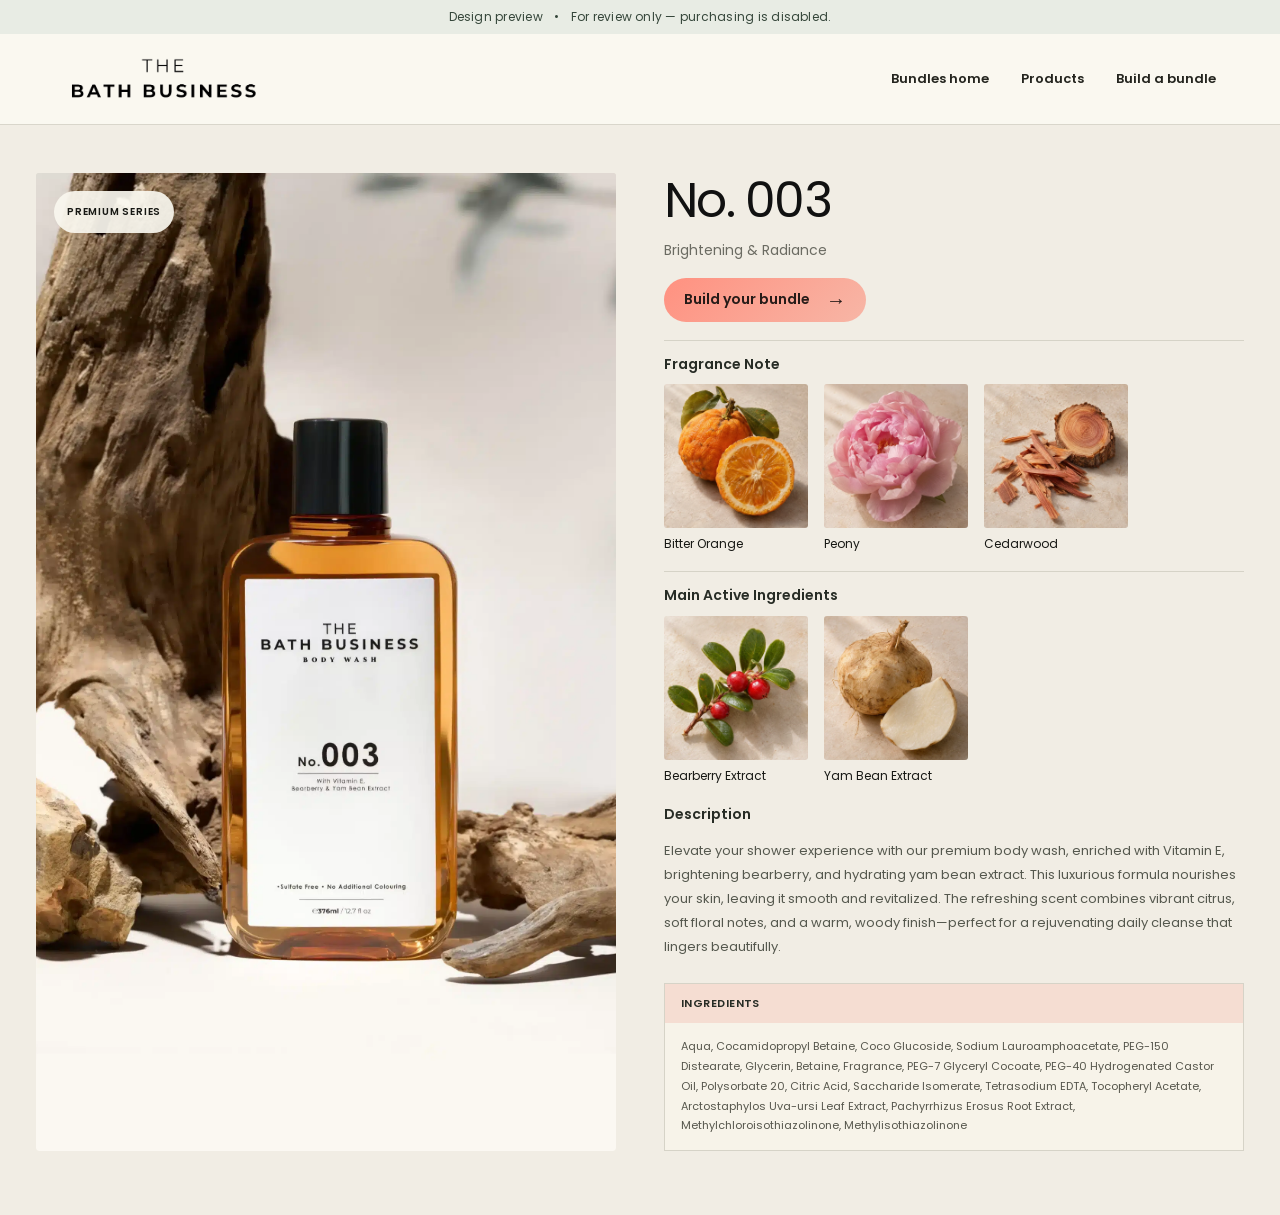
<file: no003.html>
<!DOCTYPE html>

<html lang="en"><head><meta charset="utf-8"/><meta content="width=device-width,initial-scale=1" name="viewport"/><meta content="noindex,nofollow,noarchive" name="robots"/><meta content="no-referrer" name="referrer"/><meta content="default-src 'self'; img-src 'self' data:; style-src 'self' 'unsafe-inline'; script-src 'self'; font-src 'self' data:; connect-src 'none'; form-action 'none'; base-uri 'none'; object-src 'none'" http-equiv="Content-Security-Policy"/><title>No. 003 — The Bath Business design preview</title><link href="assets/809b7d1d090533.css" rel="stylesheet"/><link href="assets/2fee33ca6c2b8c.css" rel="stylesheet"/><link href="assets/0302ac45564b8c.css" rel="stylesheet"/><link href="assets/9b253723cb7213.css" rel="stylesheet"/><link href="assets/02fe07b99c082a.css" rel="stylesheet"/><link href="assets/12ef0143fb33bf.css" rel="stylesheet"/><style>
  html body.single-product .elementor-location-header.tbb-single-product-header-space:has(> .she-header){
    min-height:max(var(--tbb-single-product-header-flow,0px),0px);
    margin-bottom:min(var(--tbb-single-product-header-flow,0px),0px);
  }
  .tbb-single2{
    --bg:#f1ede4;
    --paper:#fbf8ef;
    --ink:#111111;
    --muted:#6b6b62;
    --line:rgba(17,17,17,.13);
    --coral:#ff9180;
    --mint:#a8e0d0;
    --powder:#bcdcf0;
    --butter:#fce7a8;
    background:var(--bg);
    color:var(--ink);
    font-family:'Poppins','Helvetica Neue',Arial,sans-serif;
    overflow:hidden;
  }
  .tbb-single2 *{box-sizing:border-box;font-family:inherit}
  .tbb-single2 a{color:inherit;text-decoration:none}
  .tbb-single2__wrap{max-width:1320px;margin:0 auto;padding:56px}
  .tbb-single2__grid{display:grid;grid-template-columns:minmax(0,1.05fr) minmax(360px,.95fr);gap:46px;align-items:start}
  .tbb-single2__left{position:sticky;top:24px;display:grid;gap:18px;align-self:start}
  .tbb-single2__media{display:grid;grid-template-columns:86px minmax(0,1fr);gap:14px}
  .tbb-single2__thumbs{display:grid;gap:10px;align-content:start}
  .tbb-single2__thumb{appearance:none !important;display:block;aspect-ratio:4/5;width:100%;padding:0 !important;border:0 !important;border-radius:0;background:none !important;box-shadow:none !important;outline:0;overflow:hidden;cursor:pointer;line-height:0;transition:opacity .16s ease,transform .16s ease}
  .tbb-single2__thumb:hover,.tbb-single2__thumb:active,.tbb-single2__thumb.is-active{background:none !important;border:0 !important;box-shadow:none !important;outline:0;transform:none}
  .tbb-single2__thumb:focus{outline:0}
  .tbb-single2__thumb:focus-visible{outline:2px solid var(--coral);outline-offset:3px}
  .tbb-single2__thumb img,.tbb-single2__hero-img img{width:100% !important;height:100% !important;max-width:none !important;object-fit:cover !important;object-position:center;display:block !important;border:0 !important;background:none !important;box-shadow:none !important}
  .tbb-single2__hero-img{position:relative;aspect-ratio:4/5;border:0 !important;border-radius:0;background:none !important;box-shadow:none !important;outline:0;overflow:hidden}
  .tbb-single2__hero-img img{transition:opacity .16s ease,transform .2s ease}
  .tbb-single2__hero-img.is-switching img{opacity:.78;transform:scale(.997)}
  .tbb-single2__badge{position:absolute;top:18px;left:18px;z-index:2;display:inline-flex;align-items:center;min-height:30px;padding:7px 12px;border-radius:999px;background:rgba(251,248,239,.9);font-size:11px;font-weight:700;letter-spacing:0;text-transform:uppercase}
  .tbb-single2__info{padding:10px 0 0}
  .tbb-single2 h1{margin:0;color:var(--ink) !important;font-size:clamp(42px,6vw,78px) !important;font-weight:400 !important;line-height:1.02;letter-spacing:0}
  .tbb-single2__scent{margin:18px 0 0;color:var(--muted);font-size:16px;line-height:1.7}
  .tbb-single2__price-row{display:flex;align-items:flex-end;justify-content:space-between;gap:18px;margin-top:28px;padding:22px 0;border-top:1px solid var(--line);border-bottom:1px solid var(--line)}
  .tbb-single2__price{font-size:26px;font-weight:700;line-height:1}
  .tbb-single2__price small{color:var(--muted);font-size:12px;font-weight:600}
  .tbb-single2__desc{margin:24px 0 0;color:#2b2b2b;font-size:15px;line-height:1.75}
  .tbb-single2__actions{display:flex;gap:12px;flex-wrap:wrap;margin-top:28px}
  .tbb-single2__cart,.tbb-single2__ghost{display:inline-flex !important;align-items:center;justify-content:center;min-height:48px;padding:14px 24px !important;border-radius:999px !important;font-size:12px;font-weight:800;letter-spacing:0;text-transform:uppercase;transition:transform .25s ease,background-color .25s ease,border-color .25s ease,color .25s ease}
  .tbb-single2__cart{border:1px solid rgba(255,145,128,.72) !important;background:linear-gradient(135deg,var(--coral),#f7b6a6) !important;color:#261b18 !important;box-shadow:0 14px 28px rgba(255,145,128,.22)}
  .tbb-single2__cart:hover,.tbb-single2__cart:focus{background:linear-gradient(135deg,#a8e0d0,#ff9180) !important;border-color:#a8e0d0 !important;color:#111111 !important;transform:translateY(-2px)}
  .tbb-single2__ghost{border:1px solid var(--line) !important;background:rgba(255,255,255,.28);color:var(--ink) !important}
  .tbb-single2__ghost:hover,.tbb-single2__ghost:focus{border-color:var(--ink) !important;transform:translateY(-2px)}
  .tbb-single2__facts{display:grid;grid-template-columns:repeat(2,minmax(0,1fr));gap:10px;margin-top:34px}
  .tbb-single2__fact{min-height:104px;padding:16px;border:1px solid var(--line);border-radius:8px;background:rgba(255,255,255,.28)}
  .tbb-single2__fact b{display:block;margin-bottom:7px;font-size:13px;line-height:1.35}
  .tbb-single2__fact span{display:block;color:var(--muted);font-size:12px;line-height:1.5}
  .tbb-single2__related{margin-top:42px;padding-top:24px;border-top:1px solid var(--line)}
  .tbb-single2__related-title{margin:0 0 14px;font-size:13px;font-weight:800;letter-spacing:0;text-transform:uppercase}
  .tbb-single2__related-row{display:flex;gap:10px;flex-wrap:wrap}
  .tbb-single2__chip{display:inline-flex;align-items:center;min-height:36px;padding:9px 13px;border:1px solid var(--line);border-radius:999px;background:rgba(255,255,255,.25);font-size:12px;font-weight:700}
  .tbb-single2__tabs{border:1px solid var(--line);border-radius:8px;background:rgba(255,255,255,.28);box-shadow:inset 0 1px 0 rgba(255,255,255,.55);overflow:hidden}
  .tbb-single2__tabs--mobile{display:none}
  .tbb-single2__tab-list{display:grid;grid-template-columns:repeat(2,minmax(0,1fr));align-items:stretch;border-bottom:1px solid var(--line);overflow:hidden}
  .tbb-single2__tab-list::-webkit-scrollbar{display:none}
  html body .tbb-single2 .tbb-single2__tab-button{-webkit-appearance:none !important;appearance:none !important;display:flex !important;align-items:center;justify-content:center;flex:none !important;width:100% !important;min-width:0 !important;min-height:44px;margin:0 !important;padding:11px 13px !important;border:0 !important;border-right:1px solid var(--line) !important;border-radius:0 !important;background:rgba(251,248,239,.52) !important;color:var(--muted) !important;box-shadow:none !important;transform:none !important;cursor:pointer;font-size:11px;font-weight:800;line-height:1.1;letter-spacing:.02em;text-align:center;text-transform:uppercase;transition:background-color .18s ease,color .18s ease}
  html body .tbb-single2 .tbb-single2__tab-button:last-child{border-right:0 !important}
  html body .tbb-single2 .tbb-single2__tab-button.is-active,html body .tbb-single2 .tbb-single2__tab-button[aria-selected="true"]{background:rgba(255,145,128,.24) !important;color:var(--ink) !important;box-shadow:inset 0 -2px 0 var(--coral) !important;transform:none !important}
  @media (hover:hover){html body .tbb-single2 .tbb-single2__tab-button:hover:not(.is-active){background:rgba(168,224,208,.26) !important;color:var(--ink) !important;box-shadow:none !important;transform:none !important}}
  html body .tbb-single2 .tbb-single2__tab-button:focus{outline:0}
  html body .tbb-single2 .tbb-single2__tab-button:focus-visible{position:relative;z-index:1;outline:2px solid var(--ink);outline-offset:-3px}
  .tbb-single2__tab-panel{display:none;min-height:112px;max-height:218px;overflow:auto;padding:16px 18px;color:#2b2b2b;font-size:13px;line-height:1.62}
  .tbb-single2__tab-panel.is-active{display:block}
  .tbb-single2__tab-panel h2,.tbb-single2__tab-panel h3{margin:0 0 8px;color:var(--ink) !important;font-size:15px !important;font-weight:700 !important;line-height:1.25}
  .tbb-single2__tab-panel p{margin:0 0 10px}
  .tbb-single2__tab-panel p:last-child{margin-bottom:0}
  .tbb-single2__tab-panel ul{display:grid;gap:7px;margin:0;padding:0;list-style:none}
  .tbb-single2__tab-panel li{position:relative;padding-left:15px}
  .tbb-single2__tab-panel li:before{content:"";position:absolute;left:0;top:.72em;width:6px;height:6px;border-radius:50%;background:var(--mint)}
  .tbb-single2__tab-empty{color:var(--muted)}
  @media (min-width:621px) and (max-width:1180px){
    .tbb-single2{padding-top:84px !important}
  }
  @media (min-width:981px) and (max-width:1180px){
    .tbb-single2__wrap{padding:28px 30px 42px}
    .tbb-single2__grid{grid-template-columns:minmax(0,.9fr) minmax(330px,1fr);gap:30px}
    .tbb-single2__media{grid-template-columns:72px minmax(0,1fr);gap:12px}
    .tbb-single2__hero-img{aspect-ratio:1}
    .tbb-single2 h1{font-size:clamp(36px,4.8vw,58px) !important}
    .tbb-single2__facts{grid-template-columns:repeat(2,minmax(0,1fr))}
    .tbb-single2__fact{min-height:96px;padding:14px}
  }
  @media (max-width:980px){
    .tbb-single2__wrap{padding:40px 28px}
    .tbb-single2__grid{grid-template-columns:1fr;gap:32px}
    .tbb-single2__left{position:relative;top:auto;gap:0}
    .tbb-single2__tabs--desktop{display:none}
    .tbb-single2__tabs--mobile{display:block;margin-top:26px}
    .tbb-single2__tab-panel{max-height:240px}
  }
  @media (min-width:621px) and (max-width:980px){
    .tbb-single2__wrap{padding:22px 28px 42px}
    .tbb-single2__grid{gap:26px}
    .tbb-single2__left{max-width:720px;margin:0 auto;width:100%}
    .tbb-single2__media{grid-template-columns:72px minmax(0,1fr)}
    .tbb-single2__hero-img{aspect-ratio:4/3;max-height:520px}
    .tbb-single2__info{max-width:720px;margin:0 auto;padding-top:0}
    .tbb-single2 h1{font-size:clamp(34px,5.2vw,54px) !important}
    .tbb-single2__scent{margin-top:14px}
    .tbb-single2__price-row{margin-top:22px;padding:18px 0}
    .tbb-single2__actions{margin-top:22px}
    .tbb-single2__facts{grid-template-columns:repeat(2,minmax(0,1fr));gap:10px;margin-top:26px}
    .tbb-single2__fact{min-height:96px;padding:14px}
    .tbb-single2__related{margin-top:30px}
  }
  @media (max-width:620px){
    .tbb-single2{padding-top:90px !important}
    .tbb-single2__wrap{padding:28px 18px}
    .tbb-single2__left{width:100%}
    .tbb-single2__media{grid-template-columns:1fr}
    .tbb-single2__thumbs{grid-template-columns:repeat(4,minmax(0,1fr));order:2}
    .tbb-single2__hero-img{aspect-ratio:1}
    .tbb-single2__price-row{align-items:flex-start;flex-direction:column}
    .tbb-single2__actions{flex-direction:column}
    .tbb-single2__cart,.tbb-single2__ghost{width:100%}
    .tbb-single2__facts{grid-template-columns:1fr}
    .tbb-single2__tabs--mobile{margin-top:22px}
    .tbb-single2__tab-list{grid-template-columns:repeat(2,minmax(0,1fr));overflow:hidden}
    html body .tbb-single2 .tbb-single2__tab-button{min-height:40px !important;padding:9px 6px !important;font-size:10px !important;line-height:1 !important;white-space:nowrap}
  }
  @media (prefers-reduced-motion:reduce){
    .tbb-single2 *{transition-duration:.001ms !important}
  }
</style><link href="assets/review.css" rel="stylesheet"/><link data-revision="20261112" href="assets/revision-20261112/product-info.css?v=005a4757d9" rel="stylesheet"/></head><body class="wp-singular product-template-default single single-product postid-92 wp-custom-logo wp-embed-responsive wp-theme-hello-elementor theme-hello-elementor tbb-preview-header tbb-info-sample tbb-info-ingredients-alt tbb-info-ingredients-compact woocommerce woocommerce-page woocommerce-no-js hello-elementor-default elementor-default elementor-kit-20 elementor-page-394 review-site"><a class="review-skip" href="#review-content">Skip to content</a><div class="review-ribbon">Design preview <span>•</span> For review only — purchasing is disabled.</div><header class="review-header"><a aria-label="The Bath Business home" class="review-brand" href="index.html"><img alt="The Bath Business" height="60" src="assets/logo.png" width="200"/></a><nav aria-label="Design preview pages"><a href="index.html">Bundles home</a><a href="products.html">Products</a><a href="bundles.html">Build a bundle</a></nav></header><div id="review-content"><main class="tbb-single2 tbb-info-revision" id="main-content">
<div class="tbb-info-revision__wrap">
<div class="tbb-info-revision__photo">
<span class="tbb-info-revision__series">Premium Series</span>
<img alt="No. 003" fetchpriority="high" height="1000" src="assets/revision-20261112/224de1794676.webp" width="800"/>
</div>
<div class="tbb-info-revision__details">
<header><h1>No. 003</h1><p class="tbb-info-revision__benefit">Brightening &amp; Radiance</p>
<a class="tbb-info-bundle-link" href="bundles.html">Build your bundle<span aria-hidden="true">→</span></a> </header>
<section aria-labelledby="fragrance-heading" class="tbb-info-materials"><h2 id="fragrance-heading">Fragrance Note</h2><ul class="tbb-info-materials__list"><li><div class="tbb-info-materials__photo"><img alt="Bitter Orange" decoding="async" height="160" loading="lazy" src="assets/revision-20261112/f8c4ee2912cb.webp" width="160"/></div><span>Bitter Orange</span></li><li><div class="tbb-info-materials__photo"><img alt="Peony" decoding="async" height="160" loading="lazy" src="assets/revision-20261112/8fc5baff28bd.webp" width="160"/></div><span>Peony</span></li><li><div class="tbb-info-materials__photo"><img alt="Cedarwood" decoding="async" height="160" loading="lazy" src="assets/revision-20261112/d53274137abb.webp" width="160"/></div><span>Cedarwood</span></li></ul></section> <section aria-labelledby="actives-heading" class="tbb-info-materials"><h2 id="actives-heading">Main Active Ingredients</h2><ul class="tbb-info-materials__list"><li><div class="tbb-info-materials__photo"><img alt="Bearberry leaves and red berries" decoding="async" height="160" loading="lazy" src="assets/revision-20261112/30c3643fd78d.webp" width="160"/></div><span>Bearberry Extract</span></li><li><div class="tbb-info-materials__photo"><img alt="Yam bean root with a cut white center" decoding="async" height="160" loading="lazy" src="assets/revision-20261112/6aea00fbf5f5.webp" width="160"/></div><span>Yam Bean Extract</span></li></ul></section> <section aria-labelledby="description-heading" class="tbb-info-revision__description"><h2 id="description-heading">Description</h2><p>Elevate your shower experience with our premium body wash, enriched with Vitamin E, brightening bearberry, and hydrating yam bean extract. This luxurious formula nourishes your skin, leaving it smooth and revitalized. The refreshing scent combines vibrant citrus, soft floral notes, and a warm, woody finish—perfect for a rejuvenating daily cleanse that lingers beautifully.</p></section>
<section aria-labelledby="ingredients-heading" class="tbb-info-revision__formula"><h2 id="ingredients-heading">Ingredients</h2><p>Aqua, Cocamidopropyl Betaine, Coco Glucoside, Sodium Lauroamphoacetate, PEG-150 Distearate, Glycerin, Betaine, Fragrance, PEG-7 Glyceryl Cocoate, PEG-40 Hydrogenated Castor Oil, Polysorbate 20, Citric Acid, Saccharide Isomerate, Tetrasodium EDTA, Tocopheryl Acetate, Arctostaphylos Uva-ursi Leaf Extract, Pachyrrhizus Erosus Root Extract, Methylchloroisothiazolinone, Methylisothiazolinone</p></section>
</div>
</div>
</main></div><script defer="" src="assets/review.js"></script></body></html>
</file>
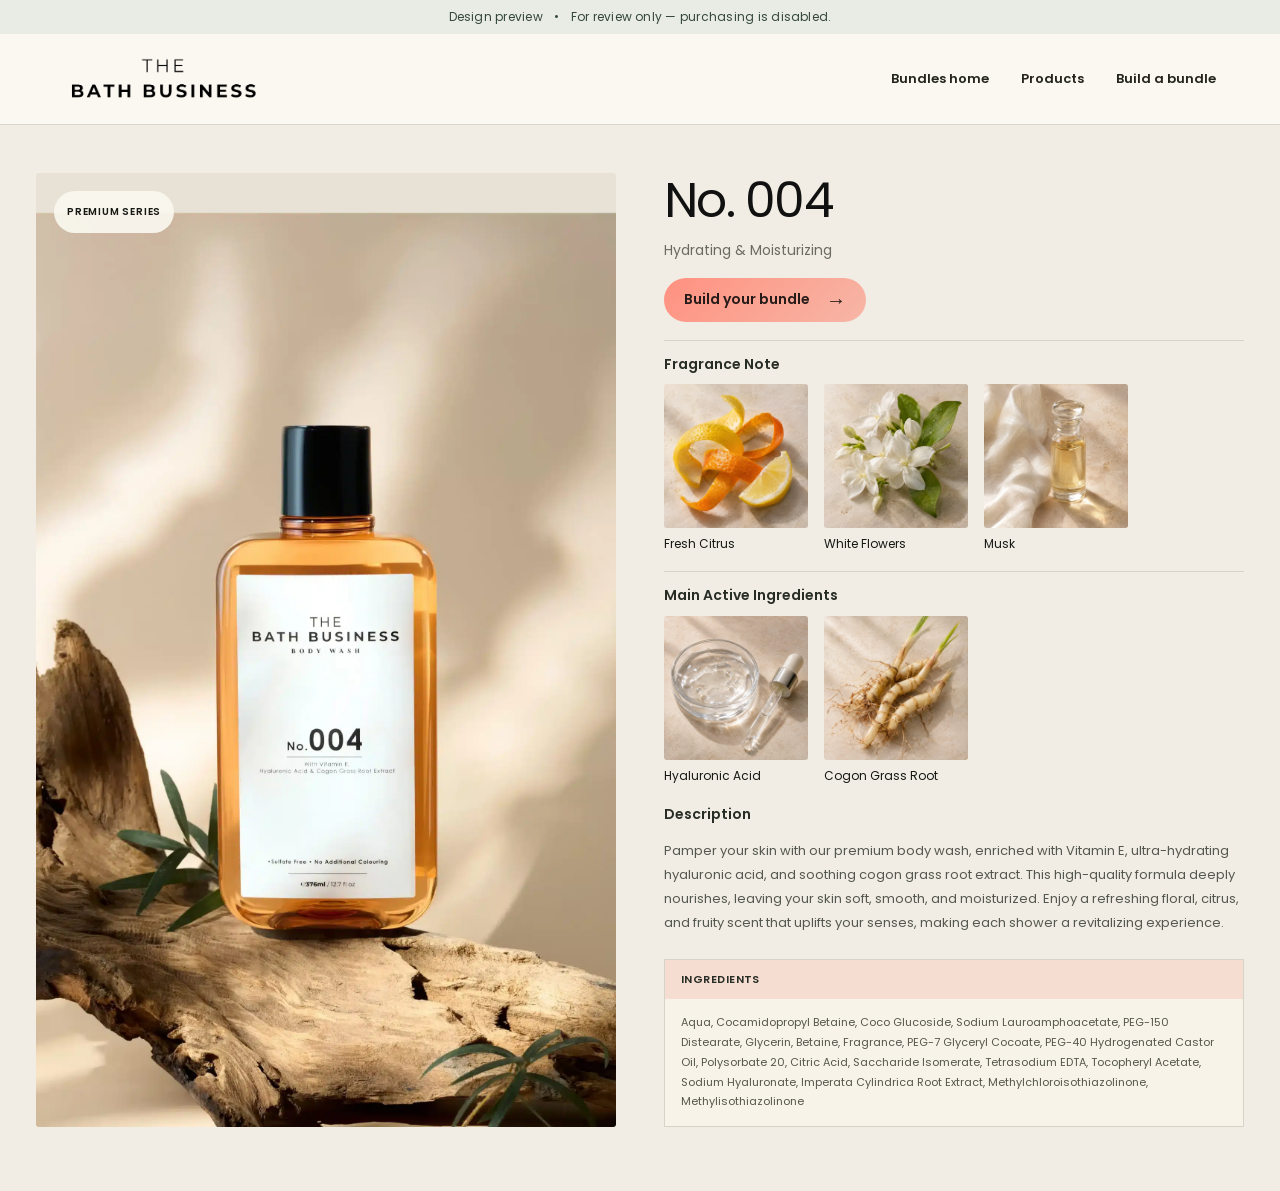
<file: no004.html>
<!DOCTYPE html>

<html lang="en"><head><meta charset="utf-8"/><meta content="width=device-width,initial-scale=1" name="viewport"/><meta content="noindex,nofollow,noarchive" name="robots"/><meta content="no-referrer" name="referrer"/><meta content="default-src 'self'; img-src 'self' data:; style-src 'self' 'unsafe-inline'; script-src 'self'; font-src 'self' data:; connect-src 'none'; form-action 'none'; base-uri 'none'; object-src 'none'" http-equiv="Content-Security-Policy"/><title>No. 004 — The Bath Business design preview</title><link href="assets/809b7d1d090533.css" rel="stylesheet"/><link href="assets/2fee33ca6c2b8c.css" rel="stylesheet"/><link href="assets/0302ac45564b8c.css" rel="stylesheet"/><link href="assets/9b253723cb7213.css" rel="stylesheet"/><link href="assets/02fe07b99c082a.css" rel="stylesheet"/><link href="assets/12ef0143fb33bf.css" rel="stylesheet"/><style>
  html body.single-product .elementor-location-header.tbb-single-product-header-space:has(> .she-header){
    min-height:max(var(--tbb-single-product-header-flow,0px),0px);
    margin-bottom:min(var(--tbb-single-product-header-flow,0px),0px);
  }
  .tbb-single2{
    --bg:#f1ede4;
    --paper:#fbf8ef;
    --ink:#111111;
    --muted:#6b6b62;
    --line:rgba(17,17,17,.13);
    --coral:#ff9180;
    --mint:#a8e0d0;
    --powder:#bcdcf0;
    --butter:#fce7a8;
    background:var(--bg);
    color:var(--ink);
    font-family:'Poppins','Helvetica Neue',Arial,sans-serif;
    overflow:hidden;
  }
  .tbb-single2 *{box-sizing:border-box;font-family:inherit}
  .tbb-single2 a{color:inherit;text-decoration:none}
  .tbb-single2__wrap{max-width:1320px;margin:0 auto;padding:56px}
  .tbb-single2__grid{display:grid;grid-template-columns:minmax(0,1.05fr) minmax(360px,.95fr);gap:46px;align-items:start}
  .tbb-single2__left{position:sticky;top:24px;display:grid;gap:18px;align-self:start}
  .tbb-single2__media{display:grid;grid-template-columns:86px minmax(0,1fr);gap:14px}
  .tbb-single2__thumbs{display:grid;gap:10px;align-content:start}
  .tbb-single2__thumb{appearance:none !important;display:block;aspect-ratio:4/5;width:100%;padding:0 !important;border:0 !important;border-radius:0;background:none !important;box-shadow:none !important;outline:0;overflow:hidden;cursor:pointer;line-height:0;transition:opacity .16s ease,transform .16s ease}
  .tbb-single2__thumb:hover,.tbb-single2__thumb:active,.tbb-single2__thumb.is-active{background:none !important;border:0 !important;box-shadow:none !important;outline:0;transform:none}
  .tbb-single2__thumb:focus{outline:0}
  .tbb-single2__thumb:focus-visible{outline:2px solid var(--coral);outline-offset:3px}
  .tbb-single2__thumb img,.tbb-single2__hero-img img{width:100% !important;height:100% !important;max-width:none !important;object-fit:cover !important;object-position:center;display:block !important;border:0 !important;background:none !important;box-shadow:none !important}
  .tbb-single2__hero-img{position:relative;aspect-ratio:4/5;border:0 !important;border-radius:0;background:none !important;box-shadow:none !important;outline:0;overflow:hidden}
  .tbb-single2__hero-img img{transition:opacity .16s ease,transform .2s ease}
  .tbb-single2__hero-img.is-switching img{opacity:.78;transform:scale(.997)}
  .tbb-single2__badge{position:absolute;top:18px;left:18px;z-index:2;display:inline-flex;align-items:center;min-height:30px;padding:7px 12px;border-radius:999px;background:rgba(251,248,239,.9);font-size:11px;font-weight:700;letter-spacing:0;text-transform:uppercase}
  .tbb-single2__info{padding:10px 0 0}
  .tbb-single2 h1{margin:0;color:var(--ink) !important;font-size:clamp(42px,6vw,78px) !important;font-weight:400 !important;line-height:1.02;letter-spacing:0}
  .tbb-single2__scent{margin:18px 0 0;color:var(--muted);font-size:16px;line-height:1.7}
  .tbb-single2__price-row{display:flex;align-items:flex-end;justify-content:space-between;gap:18px;margin-top:28px;padding:22px 0;border-top:1px solid var(--line);border-bottom:1px solid var(--line)}
  .tbb-single2__price{font-size:26px;font-weight:700;line-height:1}
  .tbb-single2__price small{color:var(--muted);font-size:12px;font-weight:600}
  .tbb-single2__desc{margin:24px 0 0;color:#2b2b2b;font-size:15px;line-height:1.75}
  .tbb-single2__actions{display:flex;gap:12px;flex-wrap:wrap;margin-top:28px}
  .tbb-single2__cart,.tbb-single2__ghost{display:inline-flex !important;align-items:center;justify-content:center;min-height:48px;padding:14px 24px !important;border-radius:999px !important;font-size:12px;font-weight:800;letter-spacing:0;text-transform:uppercase;transition:transform .25s ease,background-color .25s ease,border-color .25s ease,color .25s ease}
  .tbb-single2__cart{border:1px solid rgba(255,145,128,.72) !important;background:linear-gradient(135deg,var(--coral),#f7b6a6) !important;color:#261b18 !important;box-shadow:0 14px 28px rgba(255,145,128,.22)}
  .tbb-single2__cart:hover,.tbb-single2__cart:focus{background:linear-gradient(135deg,#a8e0d0,#ff9180) !important;border-color:#a8e0d0 !important;color:#111111 !important;transform:translateY(-2px)}
  .tbb-single2__ghost{border:1px solid var(--line) !important;background:rgba(255,255,255,.28);color:var(--ink) !important}
  .tbb-single2__ghost:hover,.tbb-single2__ghost:focus{border-color:var(--ink) !important;transform:translateY(-2px)}
  .tbb-single2__facts{display:grid;grid-template-columns:repeat(2,minmax(0,1fr));gap:10px;margin-top:34px}
  .tbb-single2__fact{min-height:104px;padding:16px;border:1px solid var(--line);border-radius:8px;background:rgba(255,255,255,.28)}
  .tbb-single2__fact b{display:block;margin-bottom:7px;font-size:13px;line-height:1.35}
  .tbb-single2__fact span{display:block;color:var(--muted);font-size:12px;line-height:1.5}
  .tbb-single2__related{margin-top:42px;padding-top:24px;border-top:1px solid var(--line)}
  .tbb-single2__related-title{margin:0 0 14px;font-size:13px;font-weight:800;letter-spacing:0;text-transform:uppercase}
  .tbb-single2__related-row{display:flex;gap:10px;flex-wrap:wrap}
  .tbb-single2__chip{display:inline-flex;align-items:center;min-height:36px;padding:9px 13px;border:1px solid var(--line);border-radius:999px;background:rgba(255,255,255,.25);font-size:12px;font-weight:700}
  .tbb-single2__tabs{border:1px solid var(--line);border-radius:8px;background:rgba(255,255,255,.28);box-shadow:inset 0 1px 0 rgba(255,255,255,.55);overflow:hidden}
  .tbb-single2__tabs--mobile{display:none}
  .tbb-single2__tab-list{display:grid;grid-template-columns:repeat(2,minmax(0,1fr));align-items:stretch;border-bottom:1px solid var(--line);overflow:hidden}
  .tbb-single2__tab-list::-webkit-scrollbar{display:none}
  html body .tbb-single2 .tbb-single2__tab-button{-webkit-appearance:none !important;appearance:none !important;display:flex !important;align-items:center;justify-content:center;flex:none !important;width:100% !important;min-width:0 !important;min-height:44px;margin:0 !important;padding:11px 13px !important;border:0 !important;border-right:1px solid var(--line) !important;border-radius:0 !important;background:rgba(251,248,239,.52) !important;color:var(--muted) !important;box-shadow:none !important;transform:none !important;cursor:pointer;font-size:11px;font-weight:800;line-height:1.1;letter-spacing:.02em;text-align:center;text-transform:uppercase;transition:background-color .18s ease,color .18s ease}
  html body .tbb-single2 .tbb-single2__tab-button:last-child{border-right:0 !important}
  html body .tbb-single2 .tbb-single2__tab-button.is-active,html body .tbb-single2 .tbb-single2__tab-button[aria-selected="true"]{background:rgba(255,145,128,.24) !important;color:var(--ink) !important;box-shadow:inset 0 -2px 0 var(--coral) !important;transform:none !important}
  @media (hover:hover){html body .tbb-single2 .tbb-single2__tab-button:hover:not(.is-active){background:rgba(168,224,208,.26) !important;color:var(--ink) !important;box-shadow:none !important;transform:none !important}}
  html body .tbb-single2 .tbb-single2__tab-button:focus{outline:0}
  html body .tbb-single2 .tbb-single2__tab-button:focus-visible{position:relative;z-index:1;outline:2px solid var(--ink);outline-offset:-3px}
  .tbb-single2__tab-panel{display:none;min-height:112px;max-height:218px;overflow:auto;padding:16px 18px;color:#2b2b2b;font-size:13px;line-height:1.62}
  .tbb-single2__tab-panel.is-active{display:block}
  .tbb-single2__tab-panel h2,.tbb-single2__tab-panel h3{margin:0 0 8px;color:var(--ink) !important;font-size:15px !important;font-weight:700 !important;line-height:1.25}
  .tbb-single2__tab-panel p{margin:0 0 10px}
  .tbb-single2__tab-panel p:last-child{margin-bottom:0}
  .tbb-single2__tab-panel ul{display:grid;gap:7px;margin:0;padding:0;list-style:none}
  .tbb-single2__tab-panel li{position:relative;padding-left:15px}
  .tbb-single2__tab-panel li:before{content:"";position:absolute;left:0;top:.72em;width:6px;height:6px;border-radius:50%;background:var(--mint)}
  .tbb-single2__tab-empty{color:var(--muted)}
  @media (min-width:621px) and (max-width:1180px){
    .tbb-single2{padding-top:84px !important}
  }
  @media (min-width:981px) and (max-width:1180px){
    .tbb-single2__wrap{padding:28px 30px 42px}
    .tbb-single2__grid{grid-template-columns:minmax(0,.9fr) minmax(330px,1fr);gap:30px}
    .tbb-single2__media{grid-template-columns:72px minmax(0,1fr);gap:12px}
    .tbb-single2__hero-img{aspect-ratio:1}
    .tbb-single2 h1{font-size:clamp(36px,4.8vw,58px) !important}
    .tbb-single2__facts{grid-template-columns:repeat(2,minmax(0,1fr))}
    .tbb-single2__fact{min-height:96px;padding:14px}
  }
  @media (max-width:980px){
    .tbb-single2__wrap{padding:40px 28px}
    .tbb-single2__grid{grid-template-columns:1fr;gap:32px}
    .tbb-single2__left{position:relative;top:auto;gap:0}
    .tbb-single2__tabs--desktop{display:none}
    .tbb-single2__tabs--mobile{display:block;margin-top:26px}
    .tbb-single2__tab-panel{max-height:240px}
  }
  @media (min-width:621px) and (max-width:980px){
    .tbb-single2__wrap{padding:22px 28px 42px}
    .tbb-single2__grid{gap:26px}
    .tbb-single2__left{max-width:720px;margin:0 auto;width:100%}
    .tbb-single2__media{grid-template-columns:72px minmax(0,1fr)}
    .tbb-single2__hero-img{aspect-ratio:4/3;max-height:520px}
    .tbb-single2__info{max-width:720px;margin:0 auto;padding-top:0}
    .tbb-single2 h1{font-size:clamp(34px,5.2vw,54px) !important}
    .tbb-single2__scent{margin-top:14px}
    .tbb-single2__price-row{margin-top:22px;padding:18px 0}
    .tbb-single2__actions{margin-top:22px}
    .tbb-single2__facts{grid-template-columns:repeat(2,minmax(0,1fr));gap:10px;margin-top:26px}
    .tbb-single2__fact{min-height:96px;padding:14px}
    .tbb-single2__related{margin-top:30px}
  }
  @media (max-width:620px){
    .tbb-single2{padding-top:90px !important}
    .tbb-single2__wrap{padding:28px 18px}
    .tbb-single2__left{width:100%}
    .tbb-single2__media{grid-template-columns:1fr}
    .tbb-single2__thumbs{grid-template-columns:repeat(4,minmax(0,1fr));order:2}
    .tbb-single2__hero-img{aspect-ratio:1}
    .tbb-single2__price-row{align-items:flex-start;flex-direction:column}
    .tbb-single2__actions{flex-direction:column}
    .tbb-single2__cart,.tbb-single2__ghost{width:100%}
    .tbb-single2__facts{grid-template-columns:1fr}
    .tbb-single2__tabs--mobile{margin-top:22px}
    .tbb-single2__tab-list{grid-template-columns:repeat(2,minmax(0,1fr));overflow:hidden}
    html body .tbb-single2 .tbb-single2__tab-button{min-height:40px !important;padding:9px 6px !important;font-size:10px !important;line-height:1 !important;white-space:nowrap}
  }
  @media (prefers-reduced-motion:reduce){
    .tbb-single2 *{transition-duration:.001ms !important}
  }
</style><link href="assets/review.css" rel="stylesheet"/><link data-revision="20261112" href="assets/revision-20261112/product-info.css?v=005a4757d9" rel="stylesheet"/></head><body class="wp-singular product-template-default single single-product postid-93 wp-custom-logo wp-embed-responsive wp-theme-hello-elementor theme-hello-elementor tbb-preview-header tbb-info-sample tbb-info-ingredients-alt tbb-info-ingredients-compact woocommerce woocommerce-page woocommerce-no-js hello-elementor-default elementor-default elementor-kit-20 elementor-page-394 review-site"><a class="review-skip" href="#review-content">Skip to content</a><div class="review-ribbon">Design preview <span>•</span> For review only — purchasing is disabled.</div><header class="review-header"><a aria-label="The Bath Business home" class="review-brand" href="index.html"><img alt="The Bath Business" height="60" src="assets/logo.png" width="200"/></a><nav aria-label="Design preview pages"><a href="index.html">Bundles home</a><a href="products.html">Products</a><a href="bundles.html">Build a bundle</a></nav></header><div id="review-content"><main class="tbb-single2 tbb-info-revision" id="main-content">
<div class="tbb-info-revision__wrap">
<div class="tbb-info-revision__photo">
<span class="tbb-info-revision__series">Premium Series</span>
<img alt="No. 004" fetchpriority="high" height="1000" src="assets/revision-20261112/d1de1612b7c9.webp" width="800"/>
</div>
<div class="tbb-info-revision__details">
<header><h1>No. 004</h1><p class="tbb-info-revision__benefit">Hydrating &amp; Moisturizing</p>
<a class="tbb-info-bundle-link" href="bundles.html">Build your bundle<span aria-hidden="true">→</span></a> </header>
<section aria-labelledby="fragrance-heading" class="tbb-info-materials"><h2 id="fragrance-heading">Fragrance Note</h2><ul class="tbb-info-materials__list"><li><div class="tbb-info-materials__photo"><img alt="Fresh Citrus" decoding="async" height="160" loading="lazy" src="assets/revision-20261112/fc1c3642c600.webp" width="160"/></div><span>Fresh Citrus</span></li><li><div class="tbb-info-materials__photo"><img alt="White Flowers" decoding="async" height="160" loading="lazy" src="assets/revision-20261112/2dc693121698.webp" width="160"/></div><span>White Flowers</span></li><li><div class="tbb-info-materials__photo"><img alt="Musk" decoding="async" height="160" loading="lazy" src="assets/revision-20261112/7cad90d69bf4.webp" width="160"/></div><span>Musk</span></li></ul></section> <section aria-labelledby="actives-heading" class="tbb-info-materials"><h2 id="actives-heading">Main Active Ingredients</h2><ul class="tbb-info-materials__list"><li><div class="tbb-info-materials__photo"><img alt="Sodium hyaluronate cosmetic raw material in a glass dish" decoding="async" height="160" loading="lazy" src="assets/revision-20261112/dbd9508ad3ff.webp" width="160"/></div><span>Hyaluronic Acid</span></li><li><div class="tbb-info-materials__photo"><img alt="Cogon grass roots and rhizomes" decoding="async" height="160" loading="lazy" src="assets/revision-20261112/d8783d5ea116.webp" width="160"/></div><span>Cogon Grass Root</span></li></ul></section> <section aria-labelledby="description-heading" class="tbb-info-revision__description"><h2 id="description-heading">Description</h2><p>Pamper your skin with our premium body wash, enriched with Vitamin E, ultra-hydrating hyaluronic acid, and soothing cogon grass root extract. This high-quality formula deeply nourishes, leaving your skin soft, smooth, and moisturized. Enjoy a refreshing floral, citrus, and fruity scent that uplifts your senses, making each shower a revitalizing experience.</p></section>
<section aria-labelledby="ingredients-heading" class="tbb-info-revision__formula"><h2 id="ingredients-heading">Ingredients</h2><p>Aqua, Cocamidopropyl Betaine, Coco Glucoside, Sodium Lauroamphoacetate, PEG-150 Distearate, Glycerin, Betaine, Fragrance, PEG-7 Glyceryl Cocoate, PEG-40 Hydrogenated Castor Oil, Polysorbate 20, Citric Acid, Saccharide Isomerate, Tetrasodium EDTA, Tocopheryl Acetate, Sodium Hyaluronate, Imperata Cylindrica Root Extract, Methylchloroisothiazolinone, Methylisothiazolinone</p></section>
</div>
</div>
</main></div><script defer="" src="assets/review.js"></script></body></html>
</file>
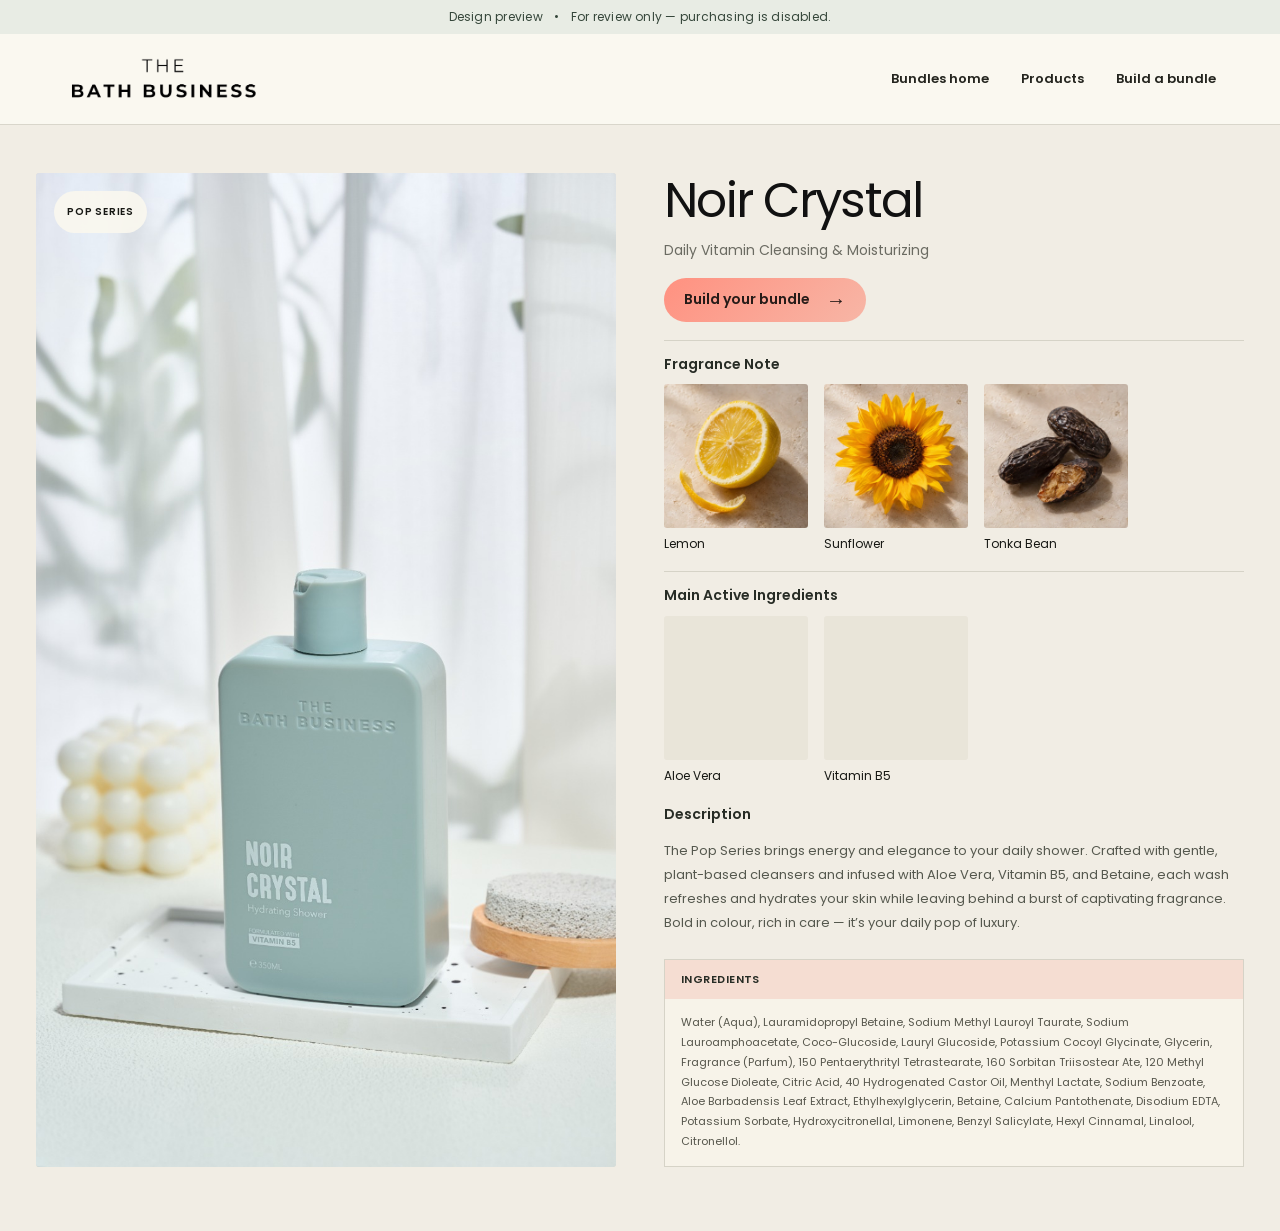
<file: noir-crystal.html>
<!DOCTYPE html>

<html lang="en"><head><meta charset="utf-8"/><meta content="width=device-width,initial-scale=1" name="viewport"/><meta content="noindex,nofollow,noarchive" name="robots"/><meta content="no-referrer" name="referrer"/><meta content="default-src 'self'; img-src 'self' data:; style-src 'self' 'unsafe-inline'; script-src 'self'; font-src 'self' data:; connect-src 'none'; form-action 'none'; base-uri 'none'; object-src 'none'" http-equiv="Content-Security-Policy"/><title>Noir Crystal — The Bath Business design preview</title><link href="assets/809b7d1d090533.css" rel="stylesheet"/><link href="assets/2fee33ca6c2b8c.css" rel="stylesheet"/><link href="assets/0302ac45564b8c.css" rel="stylesheet"/><link href="assets/9b253723cb7213.css" rel="stylesheet"/><link href="assets/02fe07b99c082a.css" rel="stylesheet"/><link href="assets/12ef0143fb33bf.css" rel="stylesheet"/><style>
  html body.single-product .elementor-location-header.tbb-single-product-header-space:has(> .she-header){
    min-height:max(var(--tbb-single-product-header-flow,0px),0px);
    margin-bottom:min(var(--tbb-single-product-header-flow,0px),0px);
  }
  .tbb-single2{
    --bg:#f1ede4;
    --paper:#fbf8ef;
    --ink:#111111;
    --muted:#6b6b62;
    --line:rgba(17,17,17,.13);
    --coral:#ff9180;
    --mint:#a8e0d0;
    --powder:#bcdcf0;
    --butter:#fce7a8;
    background:var(--bg);
    color:var(--ink);
    font-family:'Poppins','Helvetica Neue',Arial,sans-serif;
    overflow:hidden;
  }
  .tbb-single2 *{box-sizing:border-box;font-family:inherit}
  .tbb-single2 a{color:inherit;text-decoration:none}
  .tbb-single2__wrap{max-width:1320px;margin:0 auto;padding:56px}
  .tbb-single2__grid{display:grid;grid-template-columns:minmax(0,1.05fr) minmax(360px,.95fr);gap:46px;align-items:start}
  .tbb-single2__left{position:sticky;top:24px;display:grid;gap:18px;align-self:start}
  .tbb-single2__media{display:grid;grid-template-columns:86px minmax(0,1fr);gap:14px}
  .tbb-single2__thumbs{display:grid;gap:10px;align-content:start}
  .tbb-single2__thumb{appearance:none !important;display:block;aspect-ratio:4/5;width:100%;padding:0 !important;border:0 !important;border-radius:0;background:none !important;box-shadow:none !important;outline:0;overflow:hidden;cursor:pointer;line-height:0;transition:opacity .16s ease,transform .16s ease}
  .tbb-single2__thumb:hover,.tbb-single2__thumb:active,.tbb-single2__thumb.is-active{background:none !important;border:0 !important;box-shadow:none !important;outline:0;transform:none}
  .tbb-single2__thumb:focus{outline:0}
  .tbb-single2__thumb:focus-visible{outline:2px solid var(--coral);outline-offset:3px}
  .tbb-single2__thumb img,.tbb-single2__hero-img img{width:100% !important;height:100% !important;max-width:none !important;object-fit:cover !important;object-position:center;display:block !important;border:0 !important;background:none !important;box-shadow:none !important}
  .tbb-single2__hero-img{position:relative;aspect-ratio:4/5;border:0 !important;border-radius:0;background:none !important;box-shadow:none !important;outline:0;overflow:hidden}
  .tbb-single2__hero-img img{transition:opacity .16s ease,transform .2s ease}
  .tbb-single2__hero-img.is-switching img{opacity:.78;transform:scale(.997)}
  .tbb-single2__badge{position:absolute;top:18px;left:18px;z-index:2;display:inline-flex;align-items:center;min-height:30px;padding:7px 12px;border-radius:999px;background:rgba(251,248,239,.9);font-size:11px;font-weight:700;letter-spacing:0;text-transform:uppercase}
  .tbb-single2__info{padding:10px 0 0}
  .tbb-single2 h1{margin:0;color:var(--ink) !important;font-size:clamp(42px,6vw,78px) !important;font-weight:400 !important;line-height:1.02;letter-spacing:0}
  .tbb-single2__scent{margin:18px 0 0;color:var(--muted);font-size:16px;line-height:1.7}
  .tbb-single2__price-row{display:flex;align-items:flex-end;justify-content:space-between;gap:18px;margin-top:28px;padding:22px 0;border-top:1px solid var(--line);border-bottom:1px solid var(--line)}
  .tbb-single2__price{font-size:26px;font-weight:700;line-height:1}
  .tbb-single2__price small{color:var(--muted);font-size:12px;font-weight:600}
  .tbb-single2__desc{margin:24px 0 0;color:#2b2b2b;font-size:15px;line-height:1.75}
  .tbb-single2__actions{display:flex;gap:12px;flex-wrap:wrap;margin-top:28px}
  .tbb-single2__cart,.tbb-single2__ghost{display:inline-flex !important;align-items:center;justify-content:center;min-height:48px;padding:14px 24px !important;border-radius:999px !important;font-size:12px;font-weight:800;letter-spacing:0;text-transform:uppercase;transition:transform .25s ease,background-color .25s ease,border-color .25s ease,color .25s ease}
  .tbb-single2__cart{border:1px solid rgba(255,145,128,.72) !important;background:linear-gradient(135deg,var(--coral),#f7b6a6) !important;color:#261b18 !important;box-shadow:0 14px 28px rgba(255,145,128,.22)}
  .tbb-single2__cart:hover,.tbb-single2__cart:focus{background:linear-gradient(135deg,#a8e0d0,#ff9180) !important;border-color:#a8e0d0 !important;color:#111111 !important;transform:translateY(-2px)}
  .tbb-single2__ghost{border:1px solid var(--line) !important;background:rgba(255,255,255,.28);color:var(--ink) !important}
  .tbb-single2__ghost:hover,.tbb-single2__ghost:focus{border-color:var(--ink) !important;transform:translateY(-2px)}
  .tbb-single2__facts{display:grid;grid-template-columns:repeat(2,minmax(0,1fr));gap:10px;margin-top:34px}
  .tbb-single2__fact{min-height:104px;padding:16px;border:1px solid var(--line);border-radius:8px;background:rgba(255,255,255,.28)}
  .tbb-single2__fact b{display:block;margin-bottom:7px;font-size:13px;line-height:1.35}
  .tbb-single2__fact span{display:block;color:var(--muted);font-size:12px;line-height:1.5}
  .tbb-single2__related{margin-top:42px;padding-top:24px;border-top:1px solid var(--line)}
  .tbb-single2__related-title{margin:0 0 14px;font-size:13px;font-weight:800;letter-spacing:0;text-transform:uppercase}
  .tbb-single2__related-row{display:flex;gap:10px;flex-wrap:wrap}
  .tbb-single2__chip{display:inline-flex;align-items:center;min-height:36px;padding:9px 13px;border:1px solid var(--line);border-radius:999px;background:rgba(255,255,255,.25);font-size:12px;font-weight:700}
  .tbb-single2__tabs{border:1px solid var(--line);border-radius:8px;background:rgba(255,255,255,.28);box-shadow:inset 0 1px 0 rgba(255,255,255,.55);overflow:hidden}
  .tbb-single2__tabs--mobile{display:none}
  .tbb-single2__tab-list{display:grid;grid-template-columns:repeat(2,minmax(0,1fr));align-items:stretch;border-bottom:1px solid var(--line);overflow:hidden}
  .tbb-single2__tab-list::-webkit-scrollbar{display:none}
  html body .tbb-single2 .tbb-single2__tab-button{-webkit-appearance:none !important;appearance:none !important;display:flex !important;align-items:center;justify-content:center;flex:none !important;width:100% !important;min-width:0 !important;min-height:44px;margin:0 !important;padding:11px 13px !important;border:0 !important;border-right:1px solid var(--line) !important;border-radius:0 !important;background:rgba(251,248,239,.52) !important;color:var(--muted) !important;box-shadow:none !important;transform:none !important;cursor:pointer;font-size:11px;font-weight:800;line-height:1.1;letter-spacing:.02em;text-align:center;text-transform:uppercase;transition:background-color .18s ease,color .18s ease}
  html body .tbb-single2 .tbb-single2__tab-button:last-child{border-right:0 !important}
  html body .tbb-single2 .tbb-single2__tab-button.is-active,html body .tbb-single2 .tbb-single2__tab-button[aria-selected="true"]{background:rgba(255,145,128,.24) !important;color:var(--ink) !important;box-shadow:inset 0 -2px 0 var(--coral) !important;transform:none !important}
  @media (hover:hover){html body .tbb-single2 .tbb-single2__tab-button:hover:not(.is-active){background:rgba(168,224,208,.26) !important;color:var(--ink) !important;box-shadow:none !important;transform:none !important}}
  html body .tbb-single2 .tbb-single2__tab-button:focus{outline:0}
  html body .tbb-single2 .tbb-single2__tab-button:focus-visible{position:relative;z-index:1;outline:2px solid var(--ink);outline-offset:-3px}
  .tbb-single2__tab-panel{display:none;min-height:112px;max-height:218px;overflow:auto;padding:16px 18px;color:#2b2b2b;font-size:13px;line-height:1.62}
  .tbb-single2__tab-panel.is-active{display:block}
  .tbb-single2__tab-panel h2,.tbb-single2__tab-panel h3{margin:0 0 8px;color:var(--ink) !important;font-size:15px !important;font-weight:700 !important;line-height:1.25}
  .tbb-single2__tab-panel p{margin:0 0 10px}
  .tbb-single2__tab-panel p:last-child{margin-bottom:0}
  .tbb-single2__tab-panel ul{display:grid;gap:7px;margin:0;padding:0;list-style:none}
  .tbb-single2__tab-panel li{position:relative;padding-left:15px}
  .tbb-single2__tab-panel li:before{content:"";position:absolute;left:0;top:.72em;width:6px;height:6px;border-radius:50%;background:var(--mint)}
  .tbb-single2__tab-empty{color:var(--muted)}
  @media (min-width:621px) and (max-width:1180px){
    .tbb-single2{padding-top:84px !important}
  }
  @media (min-width:981px) and (max-width:1180px){
    .tbb-single2__wrap{padding:28px 30px 42px}
    .tbb-single2__grid{grid-template-columns:minmax(0,.9fr) minmax(330px,1fr);gap:30px}
    .tbb-single2__media{grid-template-columns:72px minmax(0,1fr);gap:12px}
    .tbb-single2__hero-img{aspect-ratio:1}
    .tbb-single2 h1{font-size:clamp(36px,4.8vw,58px) !important}
    .tbb-single2__facts{grid-template-columns:repeat(2,minmax(0,1fr))}
    .tbb-single2__fact{min-height:96px;padding:14px}
  }
  @media (max-width:980px){
    .tbb-single2__wrap{padding:40px 28px}
    .tbb-single2__grid{grid-template-columns:1fr;gap:32px}
    .tbb-single2__left{position:relative;top:auto;gap:0}
    .tbb-single2__tabs--desktop{display:none}
    .tbb-single2__tabs--mobile{display:block;margin-top:26px}
    .tbb-single2__tab-panel{max-height:240px}
  }
  @media (min-width:621px) and (max-width:980px){
    .tbb-single2__wrap{padding:22px 28px 42px}
    .tbb-single2__grid{gap:26px}
    .tbb-single2__left{max-width:720px;margin:0 auto;width:100%}
    .tbb-single2__media{grid-template-columns:72px minmax(0,1fr)}
    .tbb-single2__hero-img{aspect-ratio:4/3;max-height:520px}
    .tbb-single2__info{max-width:720px;margin:0 auto;padding-top:0}
    .tbb-single2 h1{font-size:clamp(34px,5.2vw,54px) !important}
    .tbb-single2__scent{margin-top:14px}
    .tbb-single2__price-row{margin-top:22px;padding:18px 0}
    .tbb-single2__actions{margin-top:22px}
    .tbb-single2__facts{grid-template-columns:repeat(2,minmax(0,1fr));gap:10px;margin-top:26px}
    .tbb-single2__fact{min-height:96px;padding:14px}
    .tbb-single2__related{margin-top:30px}
  }
  @media (max-width:620px){
    .tbb-single2{padding-top:90px !important}
    .tbb-single2__wrap{padding:28px 18px}
    .tbb-single2__left{width:100%}
    .tbb-single2__media{grid-template-columns:1fr}
    .tbb-single2__thumbs{grid-template-columns:repeat(4,minmax(0,1fr));order:2}
    .tbb-single2__hero-img{aspect-ratio:1}
    .tbb-single2__price-row{align-items:flex-start;flex-direction:column}
    .tbb-single2__actions{flex-direction:column}
    .tbb-single2__cart,.tbb-single2__ghost{width:100%}
    .tbb-single2__facts{grid-template-columns:1fr}
    .tbb-single2__tabs--mobile{margin-top:22px}
    .tbb-single2__tab-list{grid-template-columns:repeat(2,minmax(0,1fr));overflow:hidden}
    html body .tbb-single2 .tbb-single2__tab-button{min-height:40px !important;padding:9px 6px !important;font-size:10px !important;line-height:1 !important;white-space:nowrap}
  }
  @media (prefers-reduced-motion:reduce){
    .tbb-single2 *{transition-duration:.001ms !important}
  }
</style><link href="assets/review.css" rel="stylesheet"/><link data-revision="20261112" href="assets/revision-20261112/product-info.css?v=005a4757d9" rel="stylesheet"/></head><body class="wp-singular product-template-default single single-product postid-3594 wp-custom-logo wp-embed-responsive wp-theme-hello-elementor theme-hello-elementor tbb-preview-header tbb-info-sample tbb-info-ingredients-alt tbb-info-ingredients-compact woocommerce woocommerce-page woocommerce-no-js hello-elementor-default elementor-default elementor-kit-20 elementor-page-394 review-site"><a class="review-skip" href="#review-content">Skip to content</a><div class="review-ribbon">Design preview <span>•</span> For review only — purchasing is disabled.</div><header class="review-header"><a aria-label="The Bath Business home" class="review-brand" href="index.html"><img alt="The Bath Business" height="60" src="assets/logo.png" width="200"/></a><nav aria-label="Design preview pages"><a href="index.html">Bundles home</a><a href="products.html">Products</a><a href="bundles.html">Build a bundle</a></nav></header><div id="review-content"><main class="tbb-single2 tbb-info-revision" id="main-content">
<div class="tbb-info-revision__wrap">
<div class="tbb-info-revision__photo">
<span class="tbb-info-revision__series">Pop Series</span>
<img alt="Noir Crystal" fetchpriority="high" height="1000" src="assets/revision-20261112/d0ad89f374ab.jpeg" width="800"/>
</div>
<div class="tbb-info-revision__details">
<header><h1>Noir Crystal</h1><p class="tbb-info-revision__benefit">Daily Vitamin Cleansing &amp; Moisturizing</p>
<a class="tbb-info-bundle-link" href="bundles.html">Build your bundle<span aria-hidden="true">→</span></a> </header>
<section aria-labelledby="fragrance-heading" class="tbb-info-materials"><h2 id="fragrance-heading">Fragrance Note</h2><ul class="tbb-info-materials__list"><li><div class="tbb-info-materials__photo"><img alt="Lemon" decoding="async" height="160" loading="lazy" src="assets/revision-20261112/265555e067e8.webp" width="160"/></div><span>Lemon</span></li><li><div class="tbb-info-materials__photo"><img alt="Sunflower" decoding="async" height="160" loading="lazy" src="assets/revision-20261112/c6cb8bbfb70e.webp" width="160"/></div><span>Sunflower</span></li><li><div class="tbb-info-materials__photo"><img alt="Tonka Bean" decoding="async" height="160" loading="lazy" src="assets/revision-20261112/8a20a21a98f9.webp" width="160"/></div><span>Tonka Bean</span></li></ul></section> <section aria-labelledby="actives-heading" class="tbb-info-materials"><h2 id="actives-heading">Main Active Ingredients</h2><ul class="tbb-info-materials__list"><li><div class="tbb-info-materials__photo"><img alt="Cut aloe vera leaf with translucent gel" decoding="async" height="160" loading="lazy" src="assets/revision-20261112/102798ab4ed4.webp" width="160"/></div><span>Aloe Vera</span></li><li><div class="tbb-info-materials__photo"><img alt="Calcium pantothenate cosmetic raw material in a glass dish" decoding="async" height="160" loading="lazy" src="assets/revision-20261112/02fd8d74c73e.webp" width="160"/></div><span>Vitamin B5</span></li></ul></section> <section aria-labelledby="description-heading" class="tbb-info-revision__description"><h2 id="description-heading">Description</h2><p>The Pop Series brings energy and elegance to your daily shower. Crafted with gentle, plant-based cleansers and infused with Aloe Vera, Vitamin B5, and Betaine, each wash refreshes and hydrates your skin while leaving behind a burst of captivating fragrance. Bold in colour, rich in care — it’s your daily pop of luxury.</p></section>
<section aria-labelledby="ingredients-heading" class="tbb-info-revision__formula"><h2 id="ingredients-heading">Ingredients</h2><p>Water (Aqua), Lauramidopropyl Betaine, Sodium Methyl Lauroyl Taurate, Sodium Lauroamphoacetate, Coco-Glucoside, Lauryl Glucoside, Potassium Cocoyl Glycinate, Glycerin, Fragrance (Parfum), 150 Pentaerythrityl Tetrastearate, 160 Sorbitan Triisostear Ate, 120 Methyl Glucose Dioleate, Citric Acid, 40 Hydrogenated Castor Oil, Menthyl Lactate, Sodium Benzoate, Aloe Barbadensis Leaf Extract, Ethylhexylglycerin, Betaine, Calcium Pantothenate, Disodium EDTA, Potassium Sorbate, Hydroxycitronellal, Limonene, Benzyl Salicylate, Hexyl Cinnamal, Linalool, Citronellol.</p></section>
</div>
</div>
</main></div><script defer="" src="assets/review.js"></script></body></html>
</file>
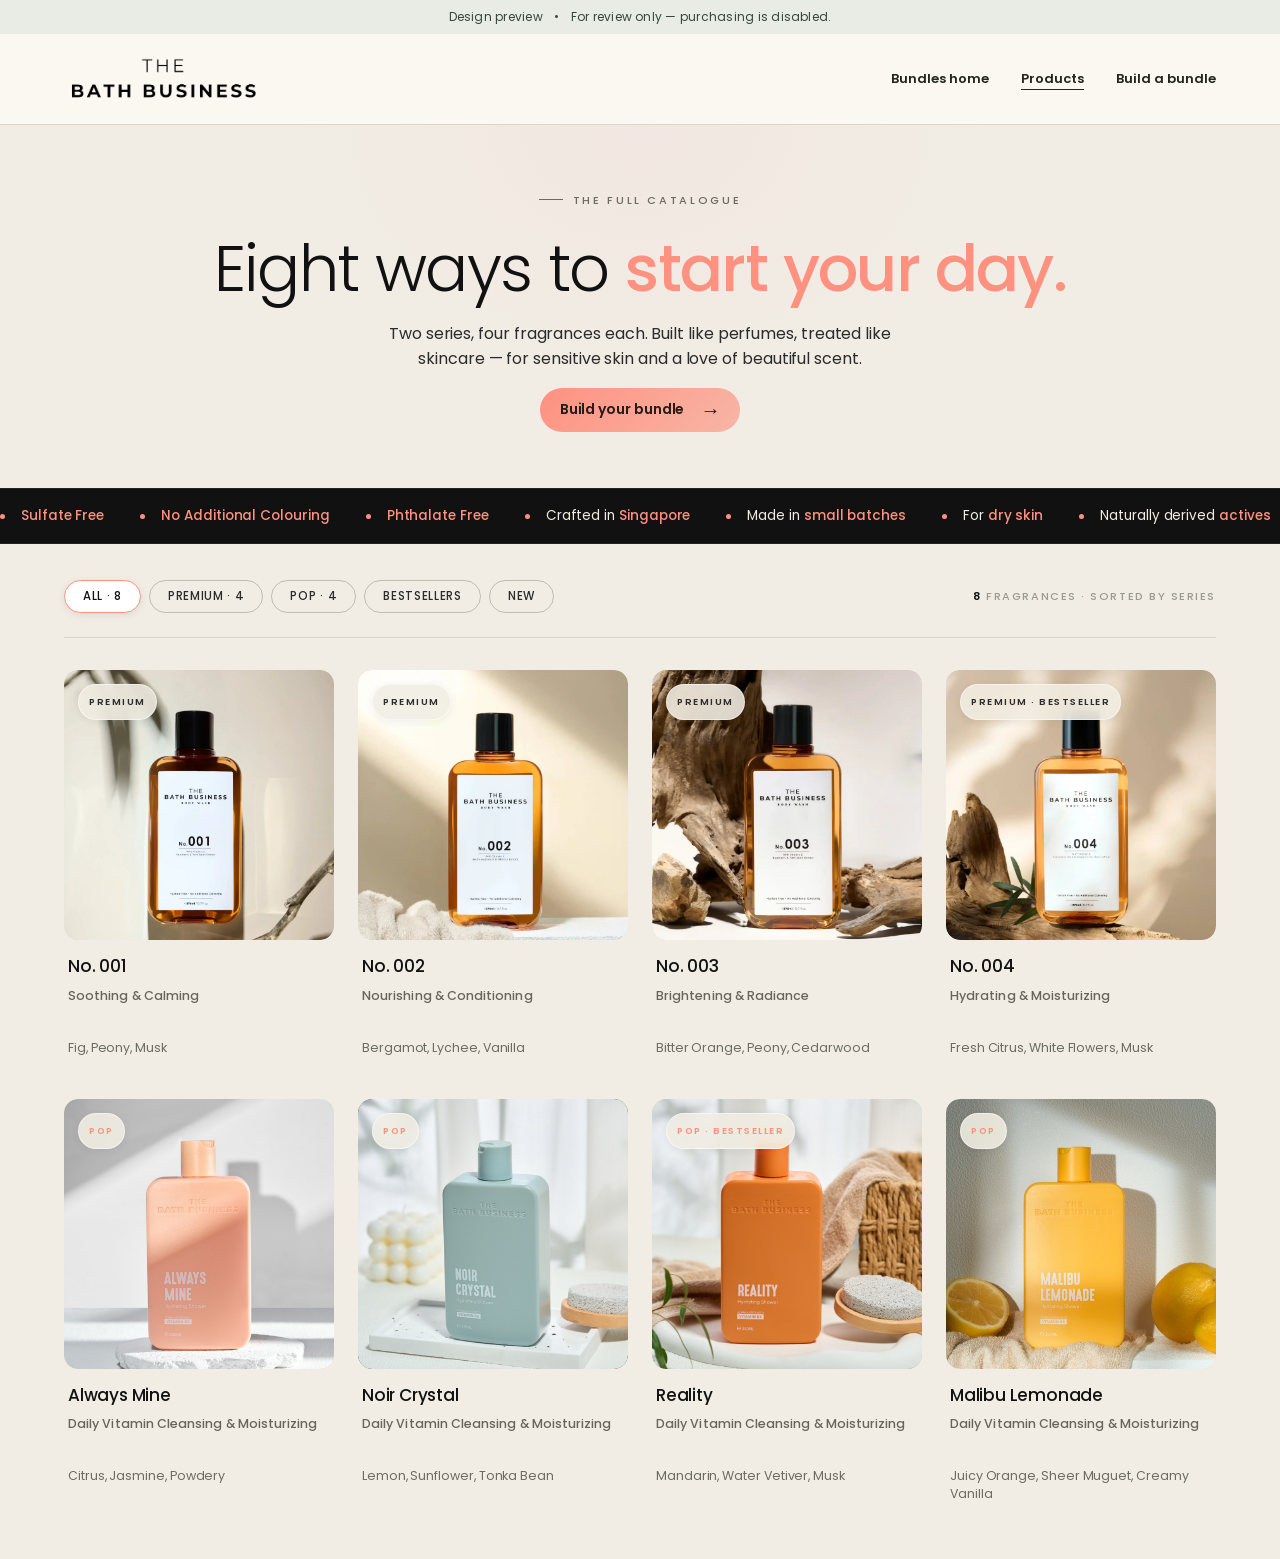
<file: products.html>
<!DOCTYPE html>

<html lang="en"><head><meta charset="utf-8"/><meta content="width=device-width,initial-scale=1" name="viewport"/><meta content="noindex,nofollow,noarchive" name="robots"/><meta content="no-referrer" name="referrer"/><meta content="default-src 'self'; img-src 'self' data:; style-src 'self' 'unsafe-inline'; script-src 'self'; font-src 'self' data:; connect-src 'none'; form-action 'none'; base-uri 'none'; object-src 'none'" http-equiv="Content-Security-Policy"/><title>All products — The Bath Business design preview</title><link href="assets/809b7d1d090533.css" rel="stylesheet"/><link href="assets/2fee33ca6c2b8c.css" rel="stylesheet"/><link href="assets/0302ac45564b8c.css" rel="stylesheet"/><link href="assets/9b253723cb7213.css" rel="stylesheet"/><link href="assets/02fe07b99c082a.css" rel="stylesheet"/><style>
  @import url("assets/6ffb839e6bdd09.css");

  .tbbg2{
    --tbb-bg:#f1ede4;
    --tbb-bg-soft:#ebe5d6;
    --tbb-bg-deep:#ddd3bd;
    --tbb-ink:#111111;
    --tbb-ink-soft:#2b2b2b;
    --tbb-ink-dim:#6b6b62;
    --tbb-ink-mute:#9a9a90;
    --tbb-line:rgba(17,17,17,.10);
    --tbb-line-strong:rgba(17,17,17,.22);

    --tbb-pop-mint:#a8e0d0;
    --tbb-pop-mint-deep:#5fb8a0;
    --tbb-pop-powder:#bcdcf0;
    --tbb-pop-powder-deep:#5fa8d4;
    --tbb-pop-rose:#f5c8d3;
    --tbb-pop-rose-deep:#e88aa3;
    --tbb-pop-butter:#fce7a8;
    --tbb-pop-butter-deep:#d9b34d;
    --tbb-pop-coral:#ff9180;
    --tbb-pop-lavender:#d8c8e8;

    --tbb-font:'Poppins','Helvetica Neue',-apple-system,BlinkMacSystemFont,sans-serif;

    position:relative;width:100%;
    background:var(--tbb-bg);
    color:var(--tbb-ink);
    font-family:var(--tbb-font);
    font-weight:400;
    letter-spacing:-.005em;
    -webkit-font-smoothing:antialiased;
    overflow:hidden;
  }
  .tbbg2 *{box-sizing:border-box;font-family:var(--tbb-font) !important}
  .tbbg2 ::selection{background:var(--tbb-ink);color:var(--tbb-bg)}


  .tbbg2 a,.tbbg2 a:link,.tbbg2 a:visited,.tbbg2 button{
    color:inherit !important;text-decoration:none !important;background-image:none !important;
  }
  .tbbg2 a:hover,.tbbg2 a:focus,.tbbg2 a:active,
  .tbbg2 button:hover,.tbbg2 button:focus,.tbbg2 button:active{
    color:inherit !important;text-decoration:none !important;background-image:none !important;outline:none !important;
  }
  .tbbg2 button{background-color:transparent !important;border-color:transparent}

  .tbbg2__wrap{max-width:1440px;margin:0 auto;padding:0 64px;position:relative}
  .tbbg2__eyebrow{
    font-size:11px !important;font-weight:500 !important;
    letter-spacing:.24em;text-transform:uppercase;
    color:var(--tbb-ink-dim) !important;
    display:inline-flex;align-items:center;gap:10px;
  }
  .tbbg2__eyebrow::before{
    content:"";width:24px;height:1px;background:var(--tbb-ink-dim);display:block;
  }


  .tbbg2__header{
    padding:58px 0 56px;
    text-align:center;
    position:relative;
  }
  .tbbg2__header::before{
    content:"";position:absolute;
    top:0;left:50%;transform:translateX(-50%);
    width:60%;height:80%;
    background:radial-gradient(ellipse at top, rgba(245,200,211,.18) 0%, transparent 65%);
    pointer-events:none;
  }
  .tbbg2__header .tbbg2__eyebrow{
    justify-content:center;
    margin-bottom:24px;
    position:relative;z-index:1;
  }
  .tbbg2__header h1{
    font-size:clamp(40px,5vw,72px) !important;
    font-weight:300 !important;letter-spacing:-.025em;
    line-height:1.02;
    margin:0 0 20px !important;
    color:var(--tbb-ink) !important;
    position:relative;z-index:1;
  }
  .tbbg2__header h1 strong{font-weight:500;color:var(--tbb-pop-coral)}
  .tbbg2__header p{
    font-size:16px !important;line-height:1.6;
    color:var(--tbb-ink-soft) !important;
    margin:0 auto !important;
    max-width:540px;font-weight:400;
    position:relative;z-index:1;
  }


  .tbbg2__marquee{
    background:var(--tbb-ink);
    color:var(--tbb-bg);
    overflow:hidden;
    position:relative;
    padding:16px 0;
    border-top:1px solid rgba(241,237,228,.08);
    border-bottom:1px solid rgba(241,237,228,.08);
  }
  .tbbg2__marquee-track{
    display:flex;
    gap:48px;
    animation:tbbg2-marquee 40s linear infinite;
    width:max-content;
    align-items:center;
  }
  .tbbg2__marquee:hover .tbbg2__marquee-track{animation-play-state:paused}
  @keyframes tbbg2-marquee{
    from{transform:translateX(0)}
    to{transform:translateX(-50%)}
  }
  .tbbg2__marquee-item{
    display:inline-flex;align-items:center;gap:14px;
    font-size:13.5px;font-weight:400;
    letter-spacing:-.005em;
    color:var(--tbb-bg);
    white-space:nowrap;
    flex-shrink:0;
  }
  .tbbg2__marquee-item strong{
    font-weight:500;
    color:var(--tbb-pop-coral);
  }
  .tbbg2__marquee-dot{
    width:5px;height:5px;border-radius:50%;
    background:var(--tbb-pop-coral);
    flex-shrink:0;
  }


  .tbbg2__controls{
    padding:36px 0 24px;
    display:flex;justify-content:space-between;align-items:center;
    gap:24px;flex-wrap:wrap;
    border-bottom:1px solid var(--tbb-line);
  }
  .tbbg2__filters{
    display:flex;gap:8px;flex-wrap:wrap;
  }

  .tbbg2 button.tbbg2__filter,
  .tbbg2 button.tbbg2__filter:link,
  .tbbg2 button.tbbg2__filter:visited{
    padding:9px 18px !important;
    background:transparent !important;background-color:transparent !important;
    border:1px solid var(--tbb-line-strong) !important;
    color:var(--tbb-ink-soft) !important;
    border-radius:999px !important;
    font-size:11.5px;font-weight:500;
    letter-spacing:.06em;text-transform:uppercase;
    cursor:pointer;
    transition:all .25s ease;
  }
  .tbbg2 button.tbbg2__filter:hover,
  .tbbg2 button.tbbg2__filter:focus{
    border-color:var(--tbb-ink) !important;
    color:var(--tbb-ink) !important;
    background:transparent !important;background-color:transparent !important;
  }

  .tbbg2 button.tbbg2__filter.is-active,
  .tbbg2 button.tbbg2__filter.is-active:link,
  .tbbg2 button.tbbg2__filter.is-active:visited,
  .tbbg2 button.tbbg2__filter.is-active:hover,
  .tbbg2 button.tbbg2__filter.is-active:focus{
    background:#ffffff !important;background-color:#ffffff !important;
    color:#111111 !important;
    border-color:#ff9180 !important;
    box-shadow:0 2px 8px rgba(17,17,17,.08), inset 0 1px 0 rgba(255,255,255,.6);
  }
  .tbbg2__count{
    font-size:11px;font-weight:500;
    color:var(--tbb-ink-mute);
    letter-spacing:.14em;text-transform:uppercase;
  }
  .tbbg2__count b{
    color:var(--tbb-ink);
    font-weight:600;
  }


  .tbbg2__grid{
    padding:32px 0 56px;
    display:grid;
    grid-template-columns:repeat(4,1fr);
    gap:24px;
  }

  .tbbg2__card{
    display:flex;flex-direction:column;
    cursor:pointer;
    transition:transform .35s ease, opacity .3s ease;
    opacity:1;
  }
  .tbbg2__card:hover{transform:translateY(-4px)}
  .tbbg2__card.is-hidden{
    display:none !important;
  }

  .tbbg2__empty{
    display:none;
    grid-column:1 / -1;
    padding:48px 24px;
    text-align:center;
    border:1px dashed var(--tbb-line-strong);
    border-radius:14px;
  }
  .tbbg2__empty.is-show{display:block}
  .tbbg2__empty-title{
    font-size:18px;font-weight:500;
    color:var(--tbb-ink);
    margin:0 0 8px;
    letter-spacing:-.01em;
  }
  .tbbg2__empty-body{
    font-size:13.5px;font-weight:400;
    color:var(--tbb-ink-dim);
    margin:0;
  }

  .tbbg2__card-img{
    position:relative;
    aspect-ratio:1/1;
    border-radius:14px;
    overflow:hidden;
    margin-bottom:16px;
    background:var(--tbb-bg-soft);
  }
  .tbbg2__card-img-fill{
    position:absolute;inset:0;
    background-size:cover;
    background-position:center;
    transition:transform 1s cubic-bezier(.2,.8,.2,1);
  }
  .tbbg2__card:hover .tbbg2__card-img-fill{transform:scale(1.06)}


  .tbbg2__card--p1 .tbbg2__card-img-fill{
    background:
      linear-gradient(180deg, rgba(232,226,212,.10) 0%, rgba(196,184,160,.40) 100%),
      url("assets/20a543d5f34bde.webp") center/cover no-repeat,
      #e8e2d4;
  }
  .tbbg2__card--p2 .tbbg2__card-img-fill{
    background:
      linear-gradient(180deg, rgba(232,226,212,.10) 0%, rgba(196,184,160,.40) 100%),
      url("assets/a6a2f6a69f2ebf.webp") center/cover no-repeat,
      #e8e2d4;
  }
  .tbbg2__card--p3 .tbbg2__card-img-fill{
    background:
      linear-gradient(180deg, rgba(232,226,212,.10) 0%, rgba(196,184,160,.40) 100%),
      url("assets/a65d0152a86f30.webp") center/cover no-repeat,
      #e8e2d4;
  }
  .tbbg2__card--p4 .tbbg2__card-img-fill{
    background:
      linear-gradient(180deg, rgba(232,226,212,.10) 0%, rgba(196,184,160,.40) 100%),
      url("assets/bef13cc7c6ab79.webp") center/cover no-repeat,
      #e8e2d4;
  }


  .tbbg2__card--p5 .tbbg2__card-img-fill{
    background:
      linear-gradient(180deg, rgba(255,255,255,0) 0%, rgba(245,200,211,.4) 100%),
      url("assets/3a7e78ac25cce3.jpg") center/cover no-repeat,
      #f5c8d3;
  }
  .tbbg2__card--p6 .tbbg2__card-img-fill{
    background:
      linear-gradient(180deg, rgba(255,255,255,0) 0%, rgba(58,58,53,.55) 100%),
      url("assets/91c925e054e6fc.jpg") center/cover no-repeat,
      #3a3a35;
  }
  .tbbg2__card--p7 .tbbg2__card-img-fill{
    background:
      linear-gradient(180deg, rgba(255,255,255,0) 0%, rgba(168,224,208,.45) 100%),
      url("assets/292e6bca69784a.jpg") center/cover no-repeat,
      #a8e0d0;
  }
  .tbbg2__card--p8 .tbbg2__card-img-fill{
    background:
      linear-gradient(180deg, rgba(255,255,255,0) 0%, rgba(252,231,168,.45) 100%),
      url("assets/b6764fdacfbc69.jpg") center/cover no-repeat,
      #fce7a8;
  }


  .tbbg2__card-badge{
    position:absolute;top:14px;left:14px;
    z-index:2;
    padding:5px 10px;
    background:rgba(241,237,228,.88);
    backdrop-filter:blur(10px) saturate(180%);
    -webkit-backdrop-filter:blur(10px) saturate(180%);
    border:1px solid rgba(255,255,255,.5);
    border-radius:999px;
    font-size:9.5px;font-weight:600;
    letter-spacing:.16em;text-transform:uppercase;
    color:var(--tbb-ink-soft);
    box-shadow:0 2px 8px rgba(17,17,17,.06);
  }
  .tbbg2__card--pop .tbbg2__card-badge{color:var(--tbb-pop-coral)}


  .tbbg2__card-fav{
    position:absolute;top:12px;right:12px;
    z-index:2;
    width:32px;height:32px;
    background:rgba(241,237,228,.88) !important;
    backdrop-filter:blur(10px) saturate(180%);
    -webkit-backdrop-filter:blur(10px) saturate(180%);
    border:1px solid rgba(255,255,255,.5) !important;
    border-radius:50% !important;
    cursor:pointer;
    display:flex !important;align-items:center;justify-content:center;
    color:var(--tbb-ink-soft) !important;
    padding:0 !important;
    transition:all .25s ease;
    box-shadow:0 2px 8px rgba(17,17,17,.06);
  }
  .tbbg2__card-fav:hover{
    background:var(--tbb-ink) !important;
    color:var(--tbb-bg) !important;
    border-color:var(--tbb-ink) !important;
  }
  .tbbg2__card-fav.is-saved{
    background:var(--tbb-pop-coral) !important;
    color:#fff !important;
    border-color:var(--tbb-pop-coral) !important;
  }


  .tbbg2__card-info{
    display:flex;flex-direction:column;gap:6px;
    padding:0 4px;
  }
  .tbbg2__card-no{
    font-size:10.5px;font-weight:600;
    letter-spacing:.16em;text-transform:uppercase;
    color:var(--tbb-ink-mute);
  }
  .tbbg2__card-name{
    font-size:17px !important;
    font-weight:500 !important;
    letter-spacing:-.012em;line-height:1.3;
    color:var(--tbb-ink) !important;
    margin:0 !important;
  }
  .tbbg2__card-scent{
    font-size:12.5px !important;
    color:var(--tbb-ink-dim) !important;
    margin:0 !important;
    line-height:1.45;
    font-weight:400;
  }
  .tbbg2__card-foot{
    display:flex;justify-content:space-between;align-items:center;
    margin-top:12px;
    padding-top:12px;
    border-top:1px solid var(--tbb-line);
    gap:10px;
  }
  .tbbg2__card-price{
    font-size:15px;font-weight:600;
    color:var(--tbb-ink);
    letter-spacing:-.005em;
  }
  .tbbg2__card-price small{
    font-size:11px;font-weight:500;
    color:var(--tbb-ink-mute);
    margin-left:6px;
    letter-spacing:.05em;
  }

  .tbbg2 button.tbbg2__card-cart,
  .tbbg2 button.tbbg2__card-cart:link,
  .tbbg2 button.tbbg2__card-cart:visited{
    padding:8px 14px !important;
    background:linear-gradient(135deg,#ff9180 0%,#f7b6a6 100%) !important;background-color:#ff9180 !important;
    color:#f1ede4 !important;
    border:1px solid rgba(255,145,128,.72) !important;
    border-radius:999px !important;
    font-size:11px;font-weight:600;
    letter-spacing:.06em;text-transform:uppercase;
    cursor:pointer;
    display:inline-flex !important;align-items:center;gap:6px;
    transition:all .25s ease;
  }
  .tbbg2 button.tbbg2__card-cart:hover,
  .tbbg2 button.tbbg2__card-cart:focus{
    background:#ff9180 !important;background-color:#ff9180 !important;
    border-color:#ff9180 !important;
    color:#ffffff !important;
    transform:translateY(-1px);
  }
  .tbbg2 button.tbbg2__card-cart.is-added,
  .tbbg2 button.tbbg2__card-cart.is-added:hover{
    background:#5fb8a0 !important;background-color:#5fb8a0 !important;
    border-color:#5fb8a0 !important;
    color:#ffffff !important;
  }
  .tbbg2 button.tbbg2__card-cart > *{color:inherit !important}


  .tbbg2__strip{
    padding:48px 0;
    text-align:center;
    background:var(--tbb-bg-soft);
    border-top:1px solid var(--tbb-line);
  }
  .tbbg2__strip-msg{
    font-size:13px;font-weight:500;
    color:var(--tbb-ink-soft);
    letter-spacing:.04em;
    line-height:1.7;
  }
  .tbbg2__strip-msg strong{
    font-weight:600;color:var(--tbb-ink);
  }
  .tbbg2__strip-msg a{
    color:var(--tbb-ink) !important;
    border-bottom:1px solid var(--tbb-ink) !important;
    padding-bottom:2px;
    transition:opacity .25s ease;
  }
  .tbbg2__strip-msg a:hover{opacity:.6}


  @media (max-width:1100px){
    .tbbg2__wrap{padding:0 40px}
    .tbbg2__grid{grid-template-columns:repeat(3,1fr);gap:18px}
    .tbbg2__card-name{font-size:16px !important}
  }

  @media (max-width:900px){
    .tbbg2__wrap{padding:0 32px}
    .tbbg2__header{padding:64px 0 40px}
    .tbbg2__grid{grid-template-columns:repeat(2,1fr);gap:16px}
    .tbbg2__controls{padding:28px 0 20px}
    .tbbg2__filters{gap:6px}
    .tbbg2__filter{padding:7px 14px !important;font-size:11px}
    .tbbg2__marquee-item{font-size:12.5px}
  }

  @media (max-width:620px){
    .tbbg2__wrap{padding:0 22px}
    .tbbg2__header{padding:48px 0 28px}
    .tbbg2__header h1{font-size:clamp(32px,8vw,44px) !important}
    .tbbg2__header p{font-size:14.5px !important}


    .tbbg2__controls{
      padding:24px 0 16px;
      gap:14px;
    }
    .tbbg2__filters{
      width:100%;
      overflow-x:auto;flex-wrap:nowrap;
      padding-bottom:4px;
    }
    .tbbg2__filters::-webkit-scrollbar{display:none}
    .tbbg2__filter{flex-shrink:0;font-size:10.5px;padding:6px 12px !important}
    .tbbg2__count{order:-1}

    .tbbg2__grid{padding:24px 0 36px;grid-template-columns:repeat(2,1fr);gap:14px}
    .tbbg2__card-img{margin-bottom:12px;border-radius:12px}
    .tbbg2__card-name{font-size:14.5px !important}
    .tbbg2__card-scent{font-size:11.5px !important}
    .tbbg2__card-foot{margin-top:10px;padding-top:10px;gap:8px}
    .tbbg2__card-price{font-size:13.5px}
    .tbbg2__card-price small{font-size:10px}
    .tbbg2__card-cart{padding:6px 10px !important;font-size:10px}
    .tbbg2__card-badge{font-size:9px;padding:4px 8px;top:10px;left:10px}
    .tbbg2__card-fav{width:28px;height:28px;top:9px;right:9px}

    .tbbg2__marquee{padding:14px 0}
    .tbbg2__marquee-track{gap:32px}
    .tbbg2__marquee-item{font-size:12px;gap:10px}

    .tbbg2__strip{padding:36px 0}
    .tbbg2__strip-msg{font-size:12.5px}
  }


  .tbbg2 a.tbbg2__card-img-fill,
  .tbbg2 a.tbbg2__card-img-fill:link,
  .tbbg2 a.tbbg2__card-img-fill:visited{
    display:block !important;
    position:absolute;
    inset:0;
    overflow:hidden;
  }
  .tbbg2__card-img-media{
    transition:transform 1s cubic-bezier(.2,.8,.2,1), filter .7s ease;
  }
  .tbbg2__card:hover .tbbg2__card-img-media{
    transform:scale(1.06);
    filter:saturate(1.04) contrast(1.02);
  }
  .tbbg2 a.tbbg2__card-cart,
  .tbbg2 a.tbbg2__card-cart:link,
  .tbbg2 a.tbbg2__card-cart:visited,
  .tbbg2 button.tbbg2__card-cart,
  .tbbg2 button.tbbg2__card-cart:link,
  .tbbg2 button.tbbg2__card-cart:visited{
    padding:8px 14px !important;
    background:linear-gradient(135deg,#ff9180 0%,#f7b6a6 100%) !important;
    background-color:#ff9180 !important;
    color:#f1ede4 !important;
    border:1px solid rgba(255,145,128,.72) !important;
    border-radius:999px !important;
    font-size:11px;
    font-weight:600;
    letter-spacing:.06em;
    line-height:1;
    text-transform:uppercase;
    cursor:pointer;
    display:inline-flex !important;
    align-items:center;
    justify-content:center;
    gap:6px;
    flex:0 0 auto;
    min-width:68px;
    transition:transform .25s ease, background-color .25s ease, border-color .25s ease, color .25s ease;
  }
  .tbbg2 a.tbbg2__card-cart:hover,
  .tbbg2 a.tbbg2__card-cart:focus,
  .tbbg2 button.tbbg2__card-cart:hover,
  .tbbg2 button.tbbg2__card-cart:focus{
    background:#ff9180 !important;
    background-color:#ff9180 !important;
    border-color:#ff9180 !important;
    color:#ffffff !important;
    transform:translateY(-1px);
  }
  .tbbg2 a.tbbg2__card-cart.added,
  .tbbg2 button.tbbg2__card-cart.is-added,
  .tbbg2 button.tbbg2__card-cart.is-added:hover{
    background:#5fb8a0 !important;
    background-color:#5fb8a0 !important;
    border-color:#5fb8a0 !important;
    color:#ffffff !important;
  }
  .tbbg2 a.added_to_cart.wc-forward{
    display:inline-flex;
    align-items:center;
    margin-top:8px;
    font-size:11px;
    font-weight:600;
    letter-spacing:.06em;
    text-transform:uppercase;
    color:#111111 !important;
    border-bottom:1px solid #111111 !important;
  }
  @media (max-width:620px){
    .tbbg2__card-foot{
      align-items:flex-start;
      flex-direction:column;
    }
    .tbbg2__card-price{
      min-width:0;
      white-space:nowrap;
    }
    .tbbg2 a.tbbg2__card-cart,
    .tbbg2 a.tbbg2__card-cart:link,
    .tbbg2 a.tbbg2__card-cart:visited{
      align-self:flex-start;
      min-width:64px;
      padding:8px 12px !important;
      font-size:10.5px;
    }
  }
</style><link href="assets/review.css" rel="stylesheet"/><link data-revision="20261112" href="assets/revision-20261112/catalogue.css" rel="stylesheet"/><link data-bundle-link="" href="assets/revision-20261112/product-info.css?v=005a4757d9" rel="stylesheet"/></head><body class="wp-singular page-template-default page page-id-446 wp-custom-logo wp-embed-responsive wp-theme-hello-elementor theme-hello-elementor tbb-preview-header woocommerce-no-js hello-elementor-default elementor-default elementor-kit-20 elementor-page elementor-page-446 review-site"><a class="review-skip" href="#review-content">Skip to content</a><div class="review-ribbon">Design preview <span>•</span> For review only — purchasing is disabled.</div><header class="review-header"><a aria-label="The Bath Business home" class="review-brand" href="index.html"><img alt="The Bath Business" height="60" src="assets/logo.png" width="200"/></a><nav aria-label="Design preview pages"><a href="index.html">Bundles home</a><a href="products.html">Products</a><a href="bundles.html">Build a bundle</a></nav></header><div id="review-content"><section class="tbbg2">
<!-- ===== PAGE HEADER ===== -->
<div class="tbbg2__header">
<div class="tbbg2__wrap">
<div class="tbbg2__eyebrow">The full catalogue</div>
<h1>Eight ways to <strong>start your day.</strong></h1>
<p>Two series, four fragrances each. Built like perfumes, treated like skincare — for sensitive skin and a love of beautiful scent.</p><a class="tbb-info-bundle-link" href="bundles.html">Build your bundle<span aria-hidden="true">→</span></a>
</div>
</div>
<!-- ===== TOP MARQUEE — brand statements ===== -->
<div class="tbbg2__marquee">
<div class="tbbg2__marquee-track">
<span class="tbbg2__marquee-item"><span class="tbbg2__marquee-dot"></span><strong>Sulfate Free</strong></span><span class="tbbg2__marquee-item"><span class="tbbg2__marquee-dot"></span><strong>No Additional Colouring</strong></span><span class="tbbg2__marquee-item"><span class="tbbg2__marquee-dot"></span><strong>Phthalate Free</strong></span>
<span class="tbbg2__marquee-item"><span class="tbbg2__marquee-dot"></span>Crafted in <strong>Singapore</strong></span>
<span class="tbbg2__marquee-item"><span class="tbbg2__marquee-dot"></span>Made in <strong>small batches</strong></span>
<span class="tbbg2__marquee-item"><span class="tbbg2__marquee-dot"></span>For <strong>dry skin</strong></span>
<span class="tbbg2__marquee-item"><span class="tbbg2__marquee-dot"></span>Naturally derived <strong>actives</strong></span>
<span class="tbbg2__marquee-item"><span class="tbbg2__marquee-dot"></span><strong>8 scents</strong> across two series</span>
<!-- duplicate for seamless loop -->
<span aria-hidden="true" class="tbbg2__marquee-item"><span class="tbbg2__marquee-dot"></span><strong>Sulfate Free</strong></span><span aria-hidden="true" class="tbbg2__marquee-item"><span class="tbbg2__marquee-dot"></span><strong>No Additional Colouring</strong></span><span aria-hidden="true" class="tbbg2__marquee-item"><span class="tbbg2__marquee-dot"></span><strong>Phthalate Free</strong></span>
<span aria-hidden="true" class="tbbg2__marquee-item"><span class="tbbg2__marquee-dot"></span>Crafted in <strong>Singapore</strong></span>
<span aria-hidden="true" class="tbbg2__marquee-item"><span class="tbbg2__marquee-dot"></span>Made in <strong>small batches</strong></span>
<span aria-hidden="true" class="tbbg2__marquee-item"><span class="tbbg2__marquee-dot"></span>For <strong>dry skin</strong></span>
<span aria-hidden="true" class="tbbg2__marquee-item"><span class="tbbg2__marquee-dot"></span>Naturally derived <strong>actives</strong></span>
<span aria-hidden="true" class="tbbg2__marquee-item"><span class="tbbg2__marquee-dot"></span><strong>8 scents</strong> across two series</span>
</div>
</div>
<div class="tbbg2__wrap">
<!-- ===== CONTROLS ===== -->
<div class="tbbg2__controls">
<div aria-label="Filter fragrances" class="tbbg2__filters" role="group">
<button aria-pressed="true" class="tbbg2__filter is-active" data-filter="all" type="button">All · 8</button>
<button aria-pressed="false" class="tbbg2__filter" data-filter="premium" type="button">Premium · 4</button>
<button aria-pressed="false" class="tbbg2__filter" data-filter="pop" type="button">Pop · 4</button>
<button aria-pressed="false" class="tbbg2__filter" data-filter="bestseller" type="button">Bestsellers</button>
<button aria-pressed="false" class="tbbg2__filter" data-filter="new" type="button">New</button>
</div>
<div class="tbbg2__count"><b id="tbbg2-count">8</b> fragrances · <span id="tbbg2-sort">sorted by series</span></div>
</div>
<!-- ===== GRID ===== -->
<div class="tbbg2__grid" data-tbb-commerce-grid="" id="tbbg2-grid"><div class="tbbg2__empty" id="tbbg2-empty"><div class="tbbg2__empty-title">No fragrances match that filter yet.</div><div class="tbbg2__empty-body">Try another category - or check back soon, new launches drop every quarter.</div></div><div class="tbbg2__card tbbg2__card--p1 tbbg2__card--premium tbbg2__card--id-90" data-product-id="90" data-series="premium" data-tags=""><div class="tbbg2__card-img"><a aria-label="No. 001 Chamomile &amp; Witch Hazel Body Wash" class="tbbg2__card-img-fill" href="no001.html" style='background:linear-gradient(180deg, rgba(232,226,212,.15) 0%, rgba(196,184,160,.45) 100%), url("assets/20a543d5f34bde.webp") center/cover no-repeat, #e8e2d4;'><img alt="" class="tbbg2__card-img-media" decoding="async" loading="lazy" src="assets/20a543d5f34bde.webp" style="width:100%;height:100%;object-fit:cover;object-position:center;display:block;"/></a><span class="tbbg2__card-badge">Premium</span></div><div class="tbbg2__card-info"><h3 class="tbbg2__card-name"><a href="no001.html">No. 001</a></h3><p class="tbbg2__card-benefit">Soothing &amp; Calming</p><p class="tbbg2__card-scent">Fig, Peony, Musk</p></div></div><div class="tbbg2__card tbbg2__card--p2 tbbg2__card--premium tbbg2__card--id-91" data-product-id="91" data-series="premium" data-tags=""><div class="tbbg2__card-img"><a aria-label="No. 002 Reishi Mushroom &amp; Hibiscus Extract Body Wash" class="tbbg2__card-img-fill" href="no002.html" style='background:linear-gradient(180deg, rgba(232,226,212,.15) 0%, rgba(196,184,160,.45) 100%), url("assets/a6a2f6a69f2ebf.webp") center/cover no-repeat, #e8e2d4;'><img alt="" class="tbbg2__card-img-media" decoding="async" loading="lazy" src="assets/a6a2f6a69f2ebf.webp" style="width:100%;height:100%;object-fit:cover;object-position:center;display:block;"/></a><span class="tbbg2__card-badge">Premium</span></div><div class="tbbg2__card-info"><h3 class="tbbg2__card-name"><a href="no002.html">No. 002</a></h3><p class="tbbg2__card-benefit">Nourishing &amp; Conditioning</p><p class="tbbg2__card-scent">Bergamot, Lychee, Vanilla</p></div></div><div class="tbbg2__card tbbg2__card--p3 tbbg2__card--premium tbbg2__card--id-92" data-product-id="92" data-series="premium" data-tags="new"><div class="tbbg2__card-img"><a aria-label="No. 003 Bearberry &amp; Yam Bean Extract Body Wash" class="tbbg2__card-img-fill" href="no003.html" style='background:linear-gradient(180deg, rgba(232,226,212,.15) 0%, rgba(196,184,160,.45) 100%), url("assets/a65d0152a86f30.webp") center/cover no-repeat, #e8e2d4;'><img alt="" class="tbbg2__card-img-media" decoding="async" loading="lazy" src="assets/a65d0152a86f30.webp" style="width:100%;height:100%;object-fit:cover;object-position:center;display:block;"/></a><span class="tbbg2__card-badge">Premium</span></div><div class="tbbg2__card-info"><h3 class="tbbg2__card-name"><a href="no003.html">No. 003</a></h3><p class="tbbg2__card-benefit">Brightening &amp; Radiance</p><p class="tbbg2__card-scent">Bitter Orange, Peony, Cedarwood</p></div></div><div class="tbbg2__card tbbg2__card--p4 tbbg2__card--premium tbbg2__card--id-93" data-product-id="93" data-series="premium" data-tags="bestseller"><div class="tbbg2__card-img"><a aria-label="No. 004 Hyaluronic Acid &amp; Cogon Grass Root Body Wash" class="tbbg2__card-img-fill" href="no004.html" style='background:linear-gradient(180deg, rgba(232,226,212,.15) 0%, rgba(196,184,160,.45) 100%), url("assets/bef13cc7c6ab79.webp") center/cover no-repeat, #e8e2d4;'><img alt="" class="tbbg2__card-img-media" decoding="async" loading="lazy" src="assets/bef13cc7c6ab79.webp" style="width:100%;height:100%;object-fit:cover;object-position:center;display:block;"/></a><span class="tbbg2__card-badge">Premium · Bestseller</span></div><div class="tbbg2__card-info"><h3 class="tbbg2__card-name"><a href="no004.html">No. 004</a></h3><p class="tbbg2__card-benefit">Hydrating &amp; Moisturizing</p><p class="tbbg2__card-scent">Fresh Citrus, White Flowers, Musk</p></div></div><div class="tbbg2__card tbbg2__card--p5 tbbg2__card--pop tbbg2__card--id-3601" data-product-id="3601" data-series="pop" data-tags="new"><div class="tbbg2__card-img"><a aria-label="Always Mine" class="tbbg2__card-img-fill" href="always-mine.html" style='background:linear-gradient(180deg, rgba(255,255,255,0) 0%, rgba(245,200,211,.4) 100%), url("assets/c191895528dc7c.jpeg") center/cover no-repeat, #f5c8d3;'><img alt="" class="tbbg2__card-img-media" decoding="async" loading="lazy" src="assets/c191895528dc7c.jpeg" style="width:100%;height:100%;object-fit:cover;object-position:center;display:block;"/></a><span class="tbbg2__card-badge">Pop</span></div><div class="tbbg2__card-info"><h3 class="tbbg2__card-name"><a href="always-mine.html">Always Mine</a></h3><p class="tbbg2__card-benefit">Daily Vitamin Cleansing &amp; Moisturizing</p><p class="tbbg2__card-scent">Citrus, Jasmine, Powdery</p></div></div><div class="tbbg2__card tbbg2__card--p6 tbbg2__card--pop tbbg2__card--id-3594" data-product-id="3594" data-series="pop" data-tags=""><div class="tbbg2__card-img"><a aria-label="Noir Crystal" class="tbbg2__card-img-fill" href="noir-crystal.html" style='background:linear-gradient(180deg, rgba(255,255,255,0) 0%, rgba(58,58,53,.55) 100%), url("assets/f7d807925d4b8a.jpeg") center/cover no-repeat, #3a3a35;'><img alt="" class="tbbg2__card-img-media" decoding="async" loading="lazy" src="assets/f7d807925d4b8a.jpeg" style="width:100%;height:100%;object-fit:cover;object-position:center;display:block;"/></a><span class="tbbg2__card-badge">Pop</span></div><div class="tbbg2__card-info"><h3 class="tbbg2__card-name"><a href="noir-crystal.html">Noir Crystal</a></h3><p class="tbbg2__card-benefit">Daily Vitamin Cleansing &amp; Moisturizing</p><p class="tbbg2__card-scent">Lemon, Sunflower, Tonka Bean</p></div></div><div class="tbbg2__card tbbg2__card--p7 tbbg2__card--pop tbbg2__card--id-3593" data-product-id="3593" data-series="pop" data-tags="bestseller"><div class="tbbg2__card-img"><a aria-label="Reality" class="tbbg2__card-img-fill" href="reality.html" style='background:linear-gradient(180deg, rgba(255,255,255,0) 0%, rgba(168,224,208,.45) 100%), url("assets/3fab3d6e7afb99.jpeg") center/cover no-repeat, #a8e0d0;'><img alt="" class="tbbg2__card-img-media" decoding="async" loading="lazy" src="assets/3fab3d6e7afb99.jpeg" style="width:100%;height:100%;object-fit:cover;object-position:center;display:block;"/></a><span class="tbbg2__card-badge">Pop · Bestseller</span></div><div class="tbbg2__card-info"><h3 class="tbbg2__card-name"><a href="reality.html">Reality</a></h3><p class="tbbg2__card-benefit">Daily Vitamin Cleansing &amp; Moisturizing</p><p class="tbbg2__card-scent">Mandarin, Water Vetiver, Musk</p></div></div><div class="tbbg2__card tbbg2__card--p8 tbbg2__card--pop tbbg2__card--id-3592" data-product-id="3592" data-series="pop" data-tags="new"><div class="tbbg2__card-img"><a aria-label="Malibu Lemonade" class="tbbg2__card-img-fill" href="malibu-lemonade.html" style='background:linear-gradient(180deg, rgba(255,255,255,0) 0%, rgba(252,231,168,.45) 100%), url("assets/9cb7865ef5d150.jpeg") center/cover no-repeat, #fce7a8;'><img alt="" class="tbbg2__card-img-media" decoding="async" loading="lazy" src="assets/9cb7865ef5d150.jpeg" style="width:100%;height:100%;object-fit:cover;object-position:center;display:block;"/></a><span class="tbbg2__card-badge">Pop</span></div><div class="tbbg2__card-info"><h3 class="tbbg2__card-name"><a href="malibu-lemonade.html">Malibu Lemonade</a></h3><p class="tbbg2__card-benefit">Daily Vitamin Cleansing &amp; Moisturizing</p><p class="tbbg2__card-scent">Juicy Orange, Sheer Muguet, Creamy Vanilla</p></div></div></div>
</div>
<!-- ===== CLOSING STRIP ===== -->
</section></div><script defer="" src="assets/review.js"></script></body></html>
</file>
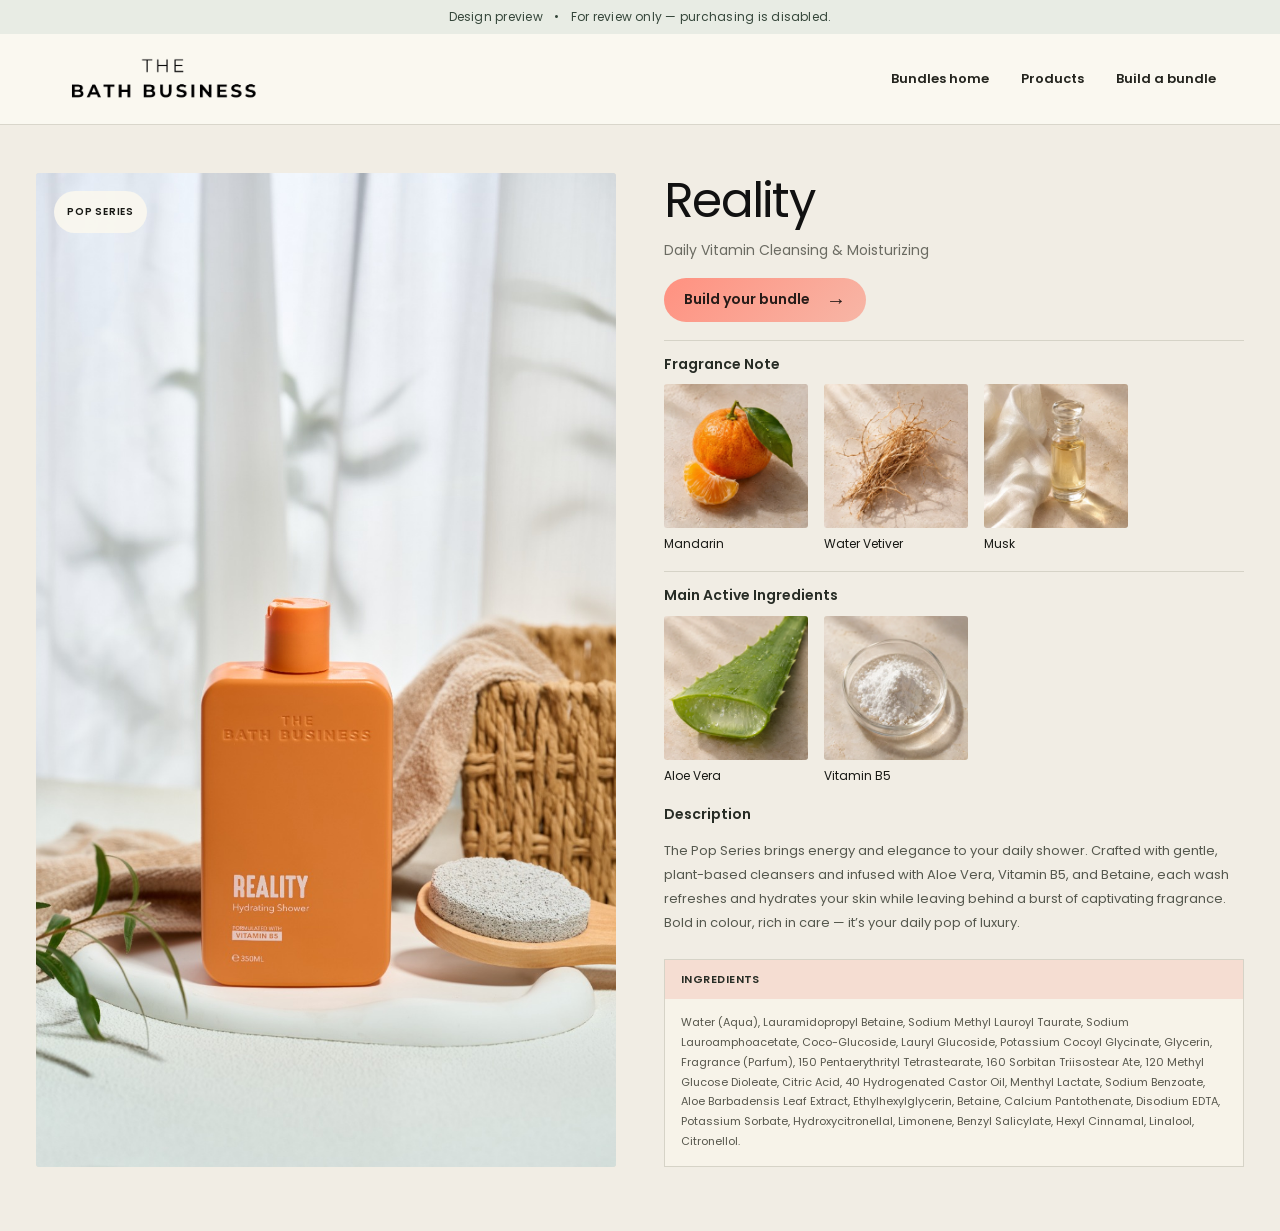
<file: reality.html>
<!DOCTYPE html>

<html lang="en"><head><meta charset="utf-8"/><meta content="width=device-width,initial-scale=1" name="viewport"/><meta content="noindex,nofollow,noarchive" name="robots"/><meta content="no-referrer" name="referrer"/><meta content="default-src 'self'; img-src 'self' data:; style-src 'self' 'unsafe-inline'; script-src 'self'; font-src 'self' data:; connect-src 'none'; form-action 'none'; base-uri 'none'; object-src 'none'" http-equiv="Content-Security-Policy"/><title>Reality — The Bath Business design preview</title><link href="assets/809b7d1d090533.css" rel="stylesheet"/><link href="assets/2fee33ca6c2b8c.css" rel="stylesheet"/><link href="assets/0302ac45564b8c.css" rel="stylesheet"/><link href="assets/9b253723cb7213.css" rel="stylesheet"/><link href="assets/02fe07b99c082a.css" rel="stylesheet"/><link href="assets/12ef0143fb33bf.css" rel="stylesheet"/><style>
  html body.single-product .elementor-location-header.tbb-single-product-header-space:has(> .she-header){
    min-height:max(var(--tbb-single-product-header-flow,0px),0px);
    margin-bottom:min(var(--tbb-single-product-header-flow,0px),0px);
  }
  .tbb-single2{
    --bg:#f1ede4;
    --paper:#fbf8ef;
    --ink:#111111;
    --muted:#6b6b62;
    --line:rgba(17,17,17,.13);
    --coral:#ff9180;
    --mint:#a8e0d0;
    --powder:#bcdcf0;
    --butter:#fce7a8;
    background:var(--bg);
    color:var(--ink);
    font-family:'Poppins','Helvetica Neue',Arial,sans-serif;
    overflow:hidden;
  }
  .tbb-single2 *{box-sizing:border-box;font-family:inherit}
  .tbb-single2 a{color:inherit;text-decoration:none}
  .tbb-single2__wrap{max-width:1320px;margin:0 auto;padding:56px}
  .tbb-single2__grid{display:grid;grid-template-columns:minmax(0,1.05fr) minmax(360px,.95fr);gap:46px;align-items:start}
  .tbb-single2__left{position:sticky;top:24px;display:grid;gap:18px;align-self:start}
  .tbb-single2__media{display:grid;grid-template-columns:86px minmax(0,1fr);gap:14px}
  .tbb-single2__thumbs{display:grid;gap:10px;align-content:start}
  .tbb-single2__thumb{appearance:none !important;display:block;aspect-ratio:4/5;width:100%;padding:0 !important;border:0 !important;border-radius:0;background:none !important;box-shadow:none !important;outline:0;overflow:hidden;cursor:pointer;line-height:0;transition:opacity .16s ease,transform .16s ease}
  .tbb-single2__thumb:hover,.tbb-single2__thumb:active,.tbb-single2__thumb.is-active{background:none !important;border:0 !important;box-shadow:none !important;outline:0;transform:none}
  .tbb-single2__thumb:focus{outline:0}
  .tbb-single2__thumb:focus-visible{outline:2px solid var(--coral);outline-offset:3px}
  .tbb-single2__thumb img,.tbb-single2__hero-img img{width:100% !important;height:100% !important;max-width:none !important;object-fit:cover !important;object-position:center;display:block !important;border:0 !important;background:none !important;box-shadow:none !important}
  .tbb-single2__hero-img{position:relative;aspect-ratio:4/5;border:0 !important;border-radius:0;background:none !important;box-shadow:none !important;outline:0;overflow:hidden}
  .tbb-single2__hero-img img{transition:opacity .16s ease,transform .2s ease}
  .tbb-single2__hero-img.is-switching img{opacity:.78;transform:scale(.997)}
  .tbb-single2__badge{position:absolute;top:18px;left:18px;z-index:2;display:inline-flex;align-items:center;min-height:30px;padding:7px 12px;border-radius:999px;background:rgba(251,248,239,.9);font-size:11px;font-weight:700;letter-spacing:0;text-transform:uppercase}
  .tbb-single2__info{padding:10px 0 0}
  .tbb-single2 h1{margin:0;color:var(--ink) !important;font-size:clamp(42px,6vw,78px) !important;font-weight:400 !important;line-height:1.02;letter-spacing:0}
  .tbb-single2__scent{margin:18px 0 0;color:var(--muted);font-size:16px;line-height:1.7}
  .tbb-single2__price-row{display:flex;align-items:flex-end;justify-content:space-between;gap:18px;margin-top:28px;padding:22px 0;border-top:1px solid var(--line);border-bottom:1px solid var(--line)}
  .tbb-single2__price{font-size:26px;font-weight:700;line-height:1}
  .tbb-single2__price small{color:var(--muted);font-size:12px;font-weight:600}
  .tbb-single2__desc{margin:24px 0 0;color:#2b2b2b;font-size:15px;line-height:1.75}
  .tbb-single2__actions{display:flex;gap:12px;flex-wrap:wrap;margin-top:28px}
  .tbb-single2__cart,.tbb-single2__ghost{display:inline-flex !important;align-items:center;justify-content:center;min-height:48px;padding:14px 24px !important;border-radius:999px !important;font-size:12px;font-weight:800;letter-spacing:0;text-transform:uppercase;transition:transform .25s ease,background-color .25s ease,border-color .25s ease,color .25s ease}
  .tbb-single2__cart{border:1px solid rgba(255,145,128,.72) !important;background:linear-gradient(135deg,var(--coral),#f7b6a6) !important;color:#261b18 !important;box-shadow:0 14px 28px rgba(255,145,128,.22)}
  .tbb-single2__cart:hover,.tbb-single2__cart:focus{background:linear-gradient(135deg,#a8e0d0,#ff9180) !important;border-color:#a8e0d0 !important;color:#111111 !important;transform:translateY(-2px)}
  .tbb-single2__ghost{border:1px solid var(--line) !important;background:rgba(255,255,255,.28);color:var(--ink) !important}
  .tbb-single2__ghost:hover,.tbb-single2__ghost:focus{border-color:var(--ink) !important;transform:translateY(-2px)}
  .tbb-single2__facts{display:grid;grid-template-columns:repeat(2,minmax(0,1fr));gap:10px;margin-top:34px}
  .tbb-single2__fact{min-height:104px;padding:16px;border:1px solid var(--line);border-radius:8px;background:rgba(255,255,255,.28)}
  .tbb-single2__fact b{display:block;margin-bottom:7px;font-size:13px;line-height:1.35}
  .tbb-single2__fact span{display:block;color:var(--muted);font-size:12px;line-height:1.5}
  .tbb-single2__related{margin-top:42px;padding-top:24px;border-top:1px solid var(--line)}
  .tbb-single2__related-title{margin:0 0 14px;font-size:13px;font-weight:800;letter-spacing:0;text-transform:uppercase}
  .tbb-single2__related-row{display:flex;gap:10px;flex-wrap:wrap}
  .tbb-single2__chip{display:inline-flex;align-items:center;min-height:36px;padding:9px 13px;border:1px solid var(--line);border-radius:999px;background:rgba(255,255,255,.25);font-size:12px;font-weight:700}
  .tbb-single2__tabs{border:1px solid var(--line);border-radius:8px;background:rgba(255,255,255,.28);box-shadow:inset 0 1px 0 rgba(255,255,255,.55);overflow:hidden}
  .tbb-single2__tabs--mobile{display:none}
  .tbb-single2__tab-list{display:grid;grid-template-columns:repeat(2,minmax(0,1fr));align-items:stretch;border-bottom:1px solid var(--line);overflow:hidden}
  .tbb-single2__tab-list::-webkit-scrollbar{display:none}
  html body .tbb-single2 .tbb-single2__tab-button{-webkit-appearance:none !important;appearance:none !important;display:flex !important;align-items:center;justify-content:center;flex:none !important;width:100% !important;min-width:0 !important;min-height:44px;margin:0 !important;padding:11px 13px !important;border:0 !important;border-right:1px solid var(--line) !important;border-radius:0 !important;background:rgba(251,248,239,.52) !important;color:var(--muted) !important;box-shadow:none !important;transform:none !important;cursor:pointer;font-size:11px;font-weight:800;line-height:1.1;letter-spacing:.02em;text-align:center;text-transform:uppercase;transition:background-color .18s ease,color .18s ease}
  html body .tbb-single2 .tbb-single2__tab-button:last-child{border-right:0 !important}
  html body .tbb-single2 .tbb-single2__tab-button.is-active,html body .tbb-single2 .tbb-single2__tab-button[aria-selected="true"]{background:rgba(255,145,128,.24) !important;color:var(--ink) !important;box-shadow:inset 0 -2px 0 var(--coral) !important;transform:none !important}
  @media (hover:hover){html body .tbb-single2 .tbb-single2__tab-button:hover:not(.is-active){background:rgba(168,224,208,.26) !important;color:var(--ink) !important;box-shadow:none !important;transform:none !important}}
  html body .tbb-single2 .tbb-single2__tab-button:focus{outline:0}
  html body .tbb-single2 .tbb-single2__tab-button:focus-visible{position:relative;z-index:1;outline:2px solid var(--ink);outline-offset:-3px}
  .tbb-single2__tab-panel{display:none;min-height:112px;max-height:218px;overflow:auto;padding:16px 18px;color:#2b2b2b;font-size:13px;line-height:1.62}
  .tbb-single2__tab-panel.is-active{display:block}
  .tbb-single2__tab-panel h2,.tbb-single2__tab-panel h3{margin:0 0 8px;color:var(--ink) !important;font-size:15px !important;font-weight:700 !important;line-height:1.25}
  .tbb-single2__tab-panel p{margin:0 0 10px}
  .tbb-single2__tab-panel p:last-child{margin-bottom:0}
  .tbb-single2__tab-panel ul{display:grid;gap:7px;margin:0;padding:0;list-style:none}
  .tbb-single2__tab-panel li{position:relative;padding-left:15px}
  .tbb-single2__tab-panel li:before{content:"";position:absolute;left:0;top:.72em;width:6px;height:6px;border-radius:50%;background:var(--mint)}
  .tbb-single2__tab-empty{color:var(--muted)}
  @media (min-width:621px) and (max-width:1180px){
    .tbb-single2{padding-top:84px !important}
  }
  @media (min-width:981px) and (max-width:1180px){
    .tbb-single2__wrap{padding:28px 30px 42px}
    .tbb-single2__grid{grid-template-columns:minmax(0,.9fr) minmax(330px,1fr);gap:30px}
    .tbb-single2__media{grid-template-columns:72px minmax(0,1fr);gap:12px}
    .tbb-single2__hero-img{aspect-ratio:1}
    .tbb-single2 h1{font-size:clamp(36px,4.8vw,58px) !important}
    .tbb-single2__facts{grid-template-columns:repeat(2,minmax(0,1fr))}
    .tbb-single2__fact{min-height:96px;padding:14px}
  }
  @media (max-width:980px){
    .tbb-single2__wrap{padding:40px 28px}
    .tbb-single2__grid{grid-template-columns:1fr;gap:32px}
    .tbb-single2__left{position:relative;top:auto;gap:0}
    .tbb-single2__tabs--desktop{display:none}
    .tbb-single2__tabs--mobile{display:block;margin-top:26px}
    .tbb-single2__tab-panel{max-height:240px}
  }
  @media (min-width:621px) and (max-width:980px){
    .tbb-single2__wrap{padding:22px 28px 42px}
    .tbb-single2__grid{gap:26px}
    .tbb-single2__left{max-width:720px;margin:0 auto;width:100%}
    .tbb-single2__media{grid-template-columns:72px minmax(0,1fr)}
    .tbb-single2__hero-img{aspect-ratio:4/3;max-height:520px}
    .tbb-single2__info{max-width:720px;margin:0 auto;padding-top:0}
    .tbb-single2 h1{font-size:clamp(34px,5.2vw,54px) !important}
    .tbb-single2__scent{margin-top:14px}
    .tbb-single2__price-row{margin-top:22px;padding:18px 0}
    .tbb-single2__actions{margin-top:22px}
    .tbb-single2__facts{grid-template-columns:repeat(2,minmax(0,1fr));gap:10px;margin-top:26px}
    .tbb-single2__fact{min-height:96px;padding:14px}
    .tbb-single2__related{margin-top:30px}
  }
  @media (max-width:620px){
    .tbb-single2{padding-top:90px !important}
    .tbb-single2__wrap{padding:28px 18px}
    .tbb-single2__left{width:100%}
    .tbb-single2__media{grid-template-columns:1fr}
    .tbb-single2__thumbs{grid-template-columns:repeat(4,minmax(0,1fr));order:2}
    .tbb-single2__hero-img{aspect-ratio:1}
    .tbb-single2__price-row{align-items:flex-start;flex-direction:column}
    .tbb-single2__actions{flex-direction:column}
    .tbb-single2__cart,.tbb-single2__ghost{width:100%}
    .tbb-single2__facts{grid-template-columns:1fr}
    .tbb-single2__tabs--mobile{margin-top:22px}
    .tbb-single2__tab-list{grid-template-columns:repeat(2,minmax(0,1fr));overflow:hidden}
    html body .tbb-single2 .tbb-single2__tab-button{min-height:40px !important;padding:9px 6px !important;font-size:10px !important;line-height:1 !important;white-space:nowrap}
  }
  @media (prefers-reduced-motion:reduce){
    .tbb-single2 *{transition-duration:.001ms !important}
  }
</style><link href="assets/review.css" rel="stylesheet"/><link data-revision="20261112" href="assets/revision-20261112/product-info.css?v=005a4757d9" rel="stylesheet"/></head><body class="wp-singular product-template-default single single-product postid-3593 wp-custom-logo wp-embed-responsive wp-theme-hello-elementor theme-hello-elementor tbb-preview-header tbb-info-sample tbb-info-ingredients-alt tbb-info-ingredients-compact woocommerce woocommerce-page woocommerce-no-js hello-elementor-default elementor-default elementor-kit-20 elementor-page-394 review-site"><a class="review-skip" href="#review-content">Skip to content</a><div class="review-ribbon">Design preview <span>•</span> For review only — purchasing is disabled.</div><header class="review-header"><a aria-label="The Bath Business home" class="review-brand" href="index.html"><img alt="The Bath Business" height="60" src="assets/logo.png" width="200"/></a><nav aria-label="Design preview pages"><a href="index.html">Bundles home</a><a href="products.html">Products</a><a href="bundles.html">Build a bundle</a></nav></header><div id="review-content"><main class="tbb-single2 tbb-info-revision" id="main-content">
<div class="tbb-info-revision__wrap">
<div class="tbb-info-revision__photo">
<span class="tbb-info-revision__series">Pop Series</span>
<img alt="Reality" fetchpriority="high" height="1000" src="assets/revision-20261112/08e5e13d832f.jpeg" width="800"/>
</div>
<div class="tbb-info-revision__details">
<header><h1>Reality</h1><p class="tbb-info-revision__benefit">Daily Vitamin Cleansing &amp; Moisturizing</p>
<a class="tbb-info-bundle-link" href="bundles.html">Build your bundle<span aria-hidden="true">→</span></a> </header>
<section aria-labelledby="fragrance-heading" class="tbb-info-materials"><h2 id="fragrance-heading">Fragrance Note</h2><ul class="tbb-info-materials__list"><li><div class="tbb-info-materials__photo"><img alt="Mandarin" decoding="async" height="160" loading="lazy" src="assets/revision-20261112/4950ebbcf6a5.webp" width="160"/></div><span>Mandarin</span></li><li><div class="tbb-info-materials__photo"><img alt="Water Vetiver" decoding="async" height="160" loading="lazy" src="assets/revision-20261112/2cadb1741436.webp" width="160"/></div><span>Water Vetiver</span></li><li><div class="tbb-info-materials__photo"><img alt="Musk" decoding="async" height="160" loading="lazy" src="assets/revision-20261112/7cad90d69bf4.webp" width="160"/></div><span>Musk</span></li></ul></section> <section aria-labelledby="actives-heading" class="tbb-info-materials"><h2 id="actives-heading">Main Active Ingredients</h2><ul class="tbb-info-materials__list"><li><div class="tbb-info-materials__photo"><img alt="Cut aloe vera leaf with translucent gel" decoding="async" height="160" loading="lazy" src="assets/revision-20261112/102798ab4ed4.webp" width="160"/></div><span>Aloe Vera</span></li><li><div class="tbb-info-materials__photo"><img alt="Calcium pantothenate cosmetic raw material in a glass dish" decoding="async" height="160" loading="lazy" src="assets/revision-20261112/02fd8d74c73e.webp" width="160"/></div><span>Vitamin B5</span></li></ul></section> <section aria-labelledby="description-heading" class="tbb-info-revision__description"><h2 id="description-heading">Description</h2><p>The Pop Series brings energy and elegance to your daily shower. Crafted with gentle, plant-based cleansers and infused with Aloe Vera, Vitamin B5, and Betaine, each wash refreshes and hydrates your skin while leaving behind a burst of captivating fragrance. Bold in colour, rich in care — it’s your daily pop of luxury.</p></section>
<section aria-labelledby="ingredients-heading" class="tbb-info-revision__formula"><h2 id="ingredients-heading">Ingredients</h2><p>Water (Aqua), Lauramidopropyl Betaine, Sodium Methyl Lauroyl Taurate, Sodium Lauroamphoacetate, Coco-Glucoside, Lauryl Glucoside, Potassium Cocoyl Glycinate, Glycerin, Fragrance (Parfum), 150 Pentaerythrityl Tetrastearate, 160 Sorbitan Triisostear Ate, 120 Methyl Glucose Dioleate, Citric Acid, 40 Hydrogenated Castor Oil, Menthyl Lactate, Sodium Benzoate, Aloe Barbadensis Leaf Extract, Ethylhexylglycerin, Betaine, Calcium Pantothenate, Disodium EDTA, Potassium Sorbate, Hydroxycitronellal, Limonene, Benzyl Salicylate, Hexyl Cinnamal, Linalool, Citronellol.</p></section>
</div>
</div>
</main></div><script defer="" src="assets/review.js"></script></body></html>
</file>
<file: assets/809b7d1d090533.css>
html{line-height:1.15;-webkit-text-size-adjust:100%}*,:after,:before{box-sizing:border-box}body{background-color:#fff;color:#333;font-family:-apple-system,BlinkMacSystemFont,Segoe UI,Roboto,Helvetica Neue,Arial,Noto Sans,sans-serif,Apple Color Emoji,Segoe UI Emoji,Segoe UI Symbol,Noto Color Emoji;font-size:1rem;font-weight:400;line-height:1.5;margin:0;-webkit-font-smoothing:antialiased;-moz-osx-font-smoothing:grayscale}h1,h2,h3,h4,h5,h6{color:inherit;font-family:inherit;font-weight:500;line-height:1.2;margin-block-end:1rem;margin-block-start:.5rem}h1{font-size:2.5rem}h2{font-size:2rem}h3{font-size:1.75rem}h4{font-size:1.5rem}h5{font-size:1.25rem}h6{font-size:1rem}p{margin-block-end:.9rem;margin-block-start:0}hr{box-sizing:content-box;height:0;overflow:visible}pre{font-family:monospace,monospace;font-size:1em;white-space:pre-wrap}a{background-color:transparent;color:#c36;text-decoration:none}a:active,a:hover{color:#336}a:not([href]):not([tabindex]),a:not([href]):not([tabindex]):focus,a:not([href]):not([tabindex]):hover{color:inherit;text-decoration:none}a:not([href]):not([tabindex]):focus{outline:0}abbr[title]{border-block-end:none;-webkit-text-decoration:underline dotted;text-decoration:underline dotted}b,strong{font-weight:bolder}code,kbd,samp{font-family:monospace,monospace;font-size:1em}small{font-size:80%}sub,sup{font-size:75%;line-height:0;position:relative;vertical-align:baseline}sub{bottom:-.25em}sup{top:-.5em}img{border-style:none;height:auto;max-width:100%}details{display:block}summary{display:list-item}figcaption{color:#333;font-size:16px;font-style:italic;font-weight:400;line-height:1.4}[hidden],template{display:none}@media print{*,:after,:before{background:transparent!important;box-shadow:none!important;color:#000!important;text-shadow:none!important}a,a:visited{text-decoration:underline}a[href]:after{content:" (" attr(href) ")"}abbr[title]:after{content:" (" attr(title) ")"}a[href^="#"]:after,a[href^="javascript:"]:after{content:""}pre{white-space:pre-wrap!important}blockquote,pre{-moz-column-break-inside:avoid;border:1px solid #ccc;break-inside:avoid}thead{display:table-header-group}img,tr{-moz-column-break-inside:avoid;break-inside:avoid}h2,h3,p{orphans:3;widows:3}h2,h3{-moz-column-break-after:avoid;break-after:avoid}}label{display:inline-block;line-height:1;vertical-align:middle}button,input,optgroup,select,textarea{font-family:inherit;font-size:1rem;line-height:1.5;margin:0}input[type=date],input[type=email],input[type=number],input[type=password],input[type=search],input[type=tel],input[type=text],input[type=url],select,textarea{border:1px solid #666;border-radius:3px;padding:.5rem 1rem;transition:all .3s;width:100%}input[type=date]:focus,input[type=email]:focus,input[type=number]:focus,input[type=password]:focus,input[type=search]:focus,input[type=tel]:focus,input[type=text]:focus,input[type=url]:focus,select:focus,textarea:focus{border-color:#333}button,input{overflow:visible}button,select{text-transform:none}[type=button],[type=reset],[type=submit],button{-webkit-appearance:button;width:auto}[type=button],[type=submit],button{background-color:transparent;border:1px solid #c36;border-radius:3px;color:#c36;display:inline-block;font-size:1rem;font-weight:400;padding:.5rem 1rem;text-align:center;transition:all .3s;-webkit-user-select:none;-moz-user-select:none;user-select:none;white-space:nowrap}[type=button]:focus:not(:focus-visible),[type=submit]:focus:not(:focus-visible),button:focus:not(:focus-visible){outline:none}[type=button]:focus,[type=button]:hover,[type=submit]:focus,[type=submit]:hover,button:focus,button:hover{background-color:#c36;color:#fff;text-decoration:none}[type=button]:not(:disabled),[type=submit]:not(:disabled),button:not(:disabled){cursor:pointer}fieldset{padding:.35em .75em .625em}legend{box-sizing:border-box;color:inherit;display:table;max-width:100%;padding:0;white-space:normal}progress{vertical-align:baseline}textarea{overflow:auto;resize:vertical}[type=checkbox],[type=radio]{box-sizing:border-box;padding:0}[type=number]::-webkit-inner-spin-button,[type=number]::-webkit-outer-spin-button{height:auto}[type=search]{-webkit-appearance:textfield;outline-offset:-2px}[type=search]::-webkit-search-decoration{-webkit-appearance:none}::-webkit-file-upload-button{-webkit-appearance:button;font:inherit}select{display:block}table{background-color:transparent;border-collapse:collapse;border-spacing:0;font-size:.9em;margin-block-end:15px;width:100%}table td,table th{border:1px solid hsla(0,0%,50%,.502);line-height:1.5;padding:15px;vertical-align:top}table th{font-weight:700}table tfoot th,table thead th{font-size:1em}table caption+thead tr:first-child td,table caption+thead tr:first-child th,table colgroup+thead tr:first-child td,table colgroup+thead tr:first-child th,table thead:first-child tr:first-child td,table thead:first-child tr:first-child th{border-block-start:1px solid hsla(0,0%,50%,.502)}table tbody>tr:nth-child(odd)>td,table tbody>tr:nth-child(odd)>th{background-color:hsla(0,0%,50%,.071)}table tbody tr:hover>td,table tbody tr:hover>th{background-color:hsla(0,0%,50%,.102)}table tbody+tbody{border-block-start:2px solid hsla(0,0%,50%,.502)}@media(max-width:767px){table table{font-size:.8em}table table td,table table th{line-height:1.3;padding:7px}table table th{font-weight:400}}dd,dl,dt,li,ol,ul{background:transparent;border:0;font-size:100%;margin-block-end:0;margin-block-start:0;outline:0;vertical-align:baseline}
</file>
<file: assets/2fee33ca6c2b8c.css>
.comments-area a,.page-content a{text-decoration:underline}.alignright{float:right;margin-left:1rem}.alignleft{float:left;margin-right:1rem}.aligncenter{clear:both;display:block;margin-inline:auto}.alignwide{margin-inline:-80px}.alignfull{margin-inline:calc(50% - 50vw);max-width:100vw}.alignfull,.alignfull img{width:100vw}.wp-caption{margin-block-end:1.25rem;max-width:100%}.wp-caption.alignleft{margin:5px 20px 20px 0}.wp-caption.alignright{margin:5px 0 20px 20px}.wp-caption img{display:block;margin-inline:auto}.wp-caption-text{margin:0}.gallery-caption{display:block;font-size:.8125rem;line-height:1.5;margin:0;padding:.75rem}.pagination{display:flex;justify-content:space-between;margin:20px auto}.sticky{display:block;position:relative}.bypostauthor{font-size:inherit}.hide{display:none!important}.post-password-form{margin:50px auto;max-width:500px}.post-password-form p{align-items:flex-end;display:flex;width:100%}.post-password-form [type=submit]{margin-inline-start:3px}.screen-reader-text{clip:rect(1px,1px,1px,1px);height:1px;overflow:hidden;position:absolute!important;width:1px;word-wrap:normal!important}.screen-reader-text:focus{background-color:#eee;clip:auto!important;clip-path:none;color:#333;display:block;font-size:1rem;height:auto;left:5px;line-height:normal;padding:12px 24px;text-decoration:none;top:5px;width:auto;z-index:100000}.post .entry-title a{text-decoration:none}.post .wp-post-image{max-height:500px;-o-object-fit:cover;object-fit:cover;width:100%}@media(max-width:991px){.post .wp-post-image{max-height:400px}}@media(max-width:575px){.post .wp-post-image{max-height:300px}}#comments .comment-list{font-size:.9em;list-style:none;margin:0;padding:0}#comments .comment,#comments .pingback{position:relative}#comments .comment .comment-body,#comments .pingback .comment-body{border-block-end:1px solid #ccc;display:flex;flex-direction:column;padding-block-end:30px;padding-block-start:30px;padding-inline-end:0;padding-inline-start:60px}#comments .comment .avatar,#comments .pingback .avatar{border-radius:50%;left:0;margin-inline-end:10px;position:absolute}body.rtl #comments .comment .avatar,body.rtl #comments .pingback .avatar,html[dir=rtl] #comments .comment .avatar,html[dir=rtl] #comments .pingback .avatar{left:auto;right:0}#comments .comment-meta{display:flex;justify-content:space-between;margin-block-end:.9rem}#comments .comment-metadata,#comments .reply{font-size:11px;line-height:1}#comments .children{list-style:none;margin:0;padding-inline-start:30px;position:relative}#comments .children li:last-child{padding-block-end:0}#comments ol.comment-list .children:before{content:"↪";display:inline-block;font-size:1em;font-weight:400;left:0;line-height:100%;position:absolute;top:45px;width:auto}body.rtl #comments ol.comment-list .children:before,html[dir=rtl] #comments ol.comment-list .children:before{content:"↩";left:auto;right:0}@media(min-width:768px){#comments .comment-author,#comments .comment-metadata{line-height:1}}@media(max-width:767px){#comments .comment .comment-body{padding:30px 0}#comments .children{padding-inline-start:20px}#comments .comment .avatar{float:left;position:inherit}body.rtl #comments .comment .avatar,html[dir=rtl] #comments .comment .avatar{float:right}}.page-header .entry-title,.site-footer .footer-inner,.site-footer:not(.dynamic-footer),.site-header .header-inner,.site-header:not(.dynamic-header),body:not([class*=elementor-page-]) .site-main{margin-inline-end:auto;margin-inline-start:auto;width:100%}@media(max-width:575px){.page-header .entry-title,.site-footer .footer-inner,.site-footer:not(.dynamic-footer),.site-header .header-inner,.site-header:not(.dynamic-header),body:not([class*=elementor-page-]) .site-main{padding-inline-end:10px;padding-inline-start:10px}}@media(min-width:576px){.page-header .entry-title,.site-footer .footer-inner,.site-footer:not(.dynamic-footer),.site-header .header-inner,.site-header:not(.dynamic-header),body:not([class*=elementor-page-]) .site-main{max-width:500px}.site-footer.footer-full-width .footer-inner,.site-header.header-full-width .header-inner{max-width:100%}}@media(min-width:768px){.page-header .entry-title,.site-footer .footer-inner,.site-footer:not(.dynamic-footer),.site-header .header-inner,.site-header:not(.dynamic-header),body:not([class*=elementor-page-]) .site-main{max-width:600px}.site-footer.footer-full-width,.site-header.header-full-width{max-width:100%}}@media(min-width:992px){.page-header .entry-title,.site-footer .footer-inner,.site-footer:not(.dynamic-footer),.site-header .header-inner,.site-header:not(.dynamic-header),body:not([class*=elementor-page-]) .site-main{max-width:800px}.site-footer.footer-full-width,.site-header.header-full-width{max-width:100%}}@media(min-width:1200px){.page-header .entry-title,.site-footer .footer-inner,.site-footer:not(.dynamic-footer),.site-header .header-inner,.site-header:not(.dynamic-header),body:not([class*=elementor-page-]) .site-main{max-width:1140px}.site-footer.footer-full-width,.site-header.header-full-width{max-width:100%}}.site-header+.elementor{min-height:calc(100vh - 320px)}
</file>
<file: assets/0302ac45564b8c.css>
.elementor-kit-20{--e-global-color-primary:#111111;--e-global-color-secondary:#3A3845;--e-global-color-text:#666666;--e-global-color-accent:#4A4A4A;--e-global-color-7c63e82:#FFFFFF;--e-global-color-679065e:#B8B8B8;--e-global-color-76f41cd:#F8F8FA;--e-global-color-1dbb661:#111111E6;--e-global-color-6890700:#11111180;--e-global-color-7f0c6e1:#0909094D;--e-global-color-aba891f:#FFFFFF00;--e-global-color-bf267b0:#826F6633;--e-global-color-101e38c:#666666CC;--e-global-color-ffb9e2e:#F2C94C;--e-global-color-d89ebef:#FFFFFFCC;--e-global-color-6030ae9:#826F6680;--e-global-color-5b4e3e6:#B8B8B8CC;--e-global-color-0dbf042:#111111CC;--e-global-color-814f0b3:#F8F8FACC;--e-global-color-b1210a7:#694F43;--e-global-typography-primary-font-family:"Sen";--e-global-typography-primary-font-weight:600;--e-global-typography-secondary-font-family:"Nunito Sans";--e-global-typography-secondary-font-weight:400;--e-global-typography-text-font-family:"Nunito Sans";--e-global-typography-text-font-size:15px;--e-global-typography-text-font-weight:400;--e-global-typography-text-text-transform:none;--e-global-typography-text-font-style:normal;--e-global-typography-text-line-height:1.6em;--e-global-typography-accent-font-family:"Sen";--e-global-typography-accent-font-size:15px;--e-global-typography-accent-font-weight:600;--e-global-typography-accent-text-transform:uppercase;--e-global-typography-accent-font-style:normal;--e-global-typography-accent-line-height:1.2em;--e-global-typography-accent-letter-spacing:1px;--e-global-typography-daf3231-font-family:"Sen";--e-global-typography-daf3231-font-size:72px;--e-global-typography-daf3231-font-weight:700;--e-global-typography-daf3231-text-transform:none;--e-global-typography-daf3231-font-style:normal;--e-global-typography-daf3231-line-height:1em;--e-global-typography-ddcfb39-font-family:"Playfair Display";--e-global-typography-ddcfb39-font-size:48px;--e-global-typography-ddcfb39-font-weight:700;--e-global-typography-ddcfb39-text-transform:capitalize;--e-global-typography-ddcfb39-font-style:normal;--e-global-typography-ddcfb39-line-height:1.125em;--e-global-typography-d7ccd07-font-family:"Sen";--e-global-typography-d7ccd07-font-size:32px;--e-global-typography-d7ccd07-font-weight:700;--e-global-typography-d7ccd07-text-transform:none;--e-global-typography-d7ccd07-font-style:normal;--e-global-typography-d7ccd07-line-height:1.188em;--e-global-typography-2c3e105-font-family:"Arsenal";--e-global-typography-2c3e105-font-size:24px;--e-global-typography-2c3e105-font-weight:700;--e-global-typography-2c3e105-text-transform:none;--e-global-typography-2c3e105-font-style:normal;--e-global-typography-2c3e105-line-height:1.208em;--e-global-typography-ded4d36-font-family:"Arsenal";--e-global-typography-ded4d36-font-size:20px;--e-global-typography-ded4d36-font-weight:700;--e-global-typography-ded4d36-text-transform:none;--e-global-typography-ded4d36-font-style:normal;--e-global-typography-ded4d36-line-height:1.2em;--e-global-typography-b3beb5a-font-family:"Arsenal";--e-global-typography-b3beb5a-font-size:13px;--e-global-typography-b3beb5a-font-weight:700;--e-global-typography-b3beb5a-text-transform:uppercase;--e-global-typography-b3beb5a-font-style:normal;--e-global-typography-b3beb5a-line-height:1.231em;--e-global-typography-b3beb5a-letter-spacing:1px;--e-global-typography-1a2971d-font-family:"Nunito Sans";--e-global-typography-1a2971d-font-size:20px;--e-global-typography-1a2971d-font-weight:400;--e-global-typography-1a2971d-text-transform:none;--e-global-typography-1a2971d-font-style:normal;--e-global-typography-1a2971d-line-height:1.35em;--e-global-typography-de02f5a-font-family:"Nunito Sans";--e-global-typography-de02f5a-font-size:12px;--e-global-typography-de02f5a-font-weight:400;--e-global-typography-de02f5a-text-transform:none;--e-global-typography-de02f5a-font-style:normal;--e-global-typography-de02f5a-line-height:1.333em;color:var( --e-global-color-text );font-family:var( --e-global-typography-text-font-family ), Sans-serif;font-size:var( --e-global-typography-text-font-size );font-weight:var( --e-global-typography-text-font-weight );text-transform:var( --e-global-typography-text-text-transform );font-style:var( --e-global-typography-text-font-style );line-height:var( --e-global-typography-text-line-height );}.elementor-kit-20 button,.elementor-kit-20 input[type="button"],.elementor-kit-20 input[type="submit"],.elementor-kit-20 .elementor-button{background-color:var( --e-global-color-text );font-family:var( --e-global-typography-accent-font-family ), Sans-serif;font-size:var( --e-global-typography-accent-font-size );font-weight:var( --e-global-typography-accent-font-weight );text-transform:var( --e-global-typography-accent-text-transform );font-style:var( --e-global-typography-accent-font-style );line-height:var( --e-global-typography-accent-line-height );letter-spacing:var( --e-global-typography-accent-letter-spacing );color:var( --e-global-color-7c63e82 );border-style:solid;border-width:0px 0px 0px 0px;border-radius:0px 0px 0px 0px;padding:16px 32px 16px 32px;}.elementor-kit-20 button:hover,.elementor-kit-20 button:focus,.elementor-kit-20 input[type="button"]:hover,.elementor-kit-20 input[type="button"]:focus,.elementor-kit-20 input[type="submit"]:hover,.elementor-kit-20 input[type="submit"]:focus,.elementor-kit-20 .elementor-button:hover,.elementor-kit-20 .elementor-button:focus{background-color:var( --e-global-color-accent );color:var( --e-global-color-7c63e82 );}.elementor-kit-20 e-page-transition{background-color:#FFBC7D;}.elementor-kit-20 p{margin-block-end:0px;}.elementor-kit-20 h1{color:var( --e-global-color-primary );font-family:var( --e-global-typography-daf3231-font-family ), Sans-serif;font-size:var( --e-global-typography-daf3231-font-size );font-weight:var( --e-global-typography-daf3231-font-weight );text-transform:var( --e-global-typography-daf3231-text-transform );font-style:var( --e-global-typography-daf3231-font-style );line-height:var( --e-global-typography-daf3231-line-height );}.elementor-kit-20 h2{color:var( --e-global-color-primary );font-family:var( --e-global-typography-ddcfb39-font-family ), Sans-serif;font-size:var( --e-global-typography-ddcfb39-font-size );font-weight:var( --e-global-typography-ddcfb39-font-weight );text-transform:var( --e-global-typography-ddcfb39-text-transform );font-style:var( --e-global-typography-ddcfb39-font-style );line-height:var( --e-global-typography-ddcfb39-line-height );}.elementor-kit-20 h3{color:var( --e-global-color-primary );font-family:var( --e-global-typography-d7ccd07-font-family ), Sans-serif;font-size:var( --e-global-typography-d7ccd07-font-size );font-weight:var( --e-global-typography-d7ccd07-font-weight );text-transform:var( --e-global-typography-d7ccd07-text-transform );font-style:var( --e-global-typography-d7ccd07-font-style );line-height:var( --e-global-typography-d7ccd07-line-height );}.elementor-kit-20 h4{color:var( --e-global-color-primary );font-family:var( --e-global-typography-2c3e105-font-family ), Sans-serif;font-size:var( --e-global-typography-2c3e105-font-size );font-weight:var( --e-global-typography-2c3e105-font-weight );text-transform:var( --e-global-typography-2c3e105-text-transform );font-style:var( --e-global-typography-2c3e105-font-style );line-height:var( --e-global-typography-2c3e105-line-height );}.elementor-kit-20 h5{color:var( --e-global-color-primary );font-family:var( --e-global-typography-ded4d36-font-family ), Sans-serif;font-size:var( --e-global-typography-ded4d36-font-size );font-weight:var( --e-global-typography-ded4d36-font-weight );text-transform:var( --e-global-typography-ded4d36-text-transform );font-style:var( --e-global-typography-ded4d36-font-style );line-height:var( --e-global-typography-ded4d36-line-height );}.elementor-kit-20 h6{color:var( --e-global-color-primary );font-family:var( --e-global-typography-b3beb5a-font-family ), Sans-serif;font-size:var( --e-global-typography-b3beb5a-font-size );font-weight:var( --e-global-typography-b3beb5a-font-weight );text-transform:var( --e-global-typography-b3beb5a-text-transform );font-style:var( --e-global-typography-b3beb5a-font-style );line-height:var( --e-global-typography-b3beb5a-line-height );letter-spacing:var( --e-global-typography-b3beb5a-letter-spacing );}.elementor-kit-20 label{color:var( --e-global-color-primary );font-family:var( --e-global-typography-ded4d36-font-family ), Sans-serif;font-size:var( --e-global-typography-ded4d36-font-size );font-weight:var( --e-global-typography-ded4d36-font-weight );text-transform:var( --e-global-typography-ded4d36-text-transform );font-style:var( --e-global-typography-ded4d36-font-style );line-height:var( --e-global-typography-ded4d36-line-height );}.elementor-kit-20 input:not([type="button"]):not([type="submit"]),.elementor-kit-20 textarea,.elementor-kit-20 .elementor-field-textual{font-family:var( --e-global-typography-text-font-family ), Sans-serif;font-size:var( --e-global-typography-text-font-size );font-weight:var( --e-global-typography-text-font-weight );text-transform:var( --e-global-typography-text-text-transform );font-style:var( --e-global-typography-text-font-style );line-height:var( --e-global-typography-text-line-height );color:var( --e-global-color-text );background-color:var( --e-global-color-7c63e82 );border-style:solid;border-width:1px 1px 1px 1px;border-color:var( --e-global-color-accent );border-radius:0px 0px 0px 0px;padding:16px 16px 16px 16px;}.elementor-section.elementor-section-boxed > .elementor-container{max-width:1170px;}.e-con{--container-max-width:1170px;}.elementor-widget:not(:last-child){margin-block-end:20px;}.elementor-element{--widgets-spacing:20px 20px;--widgets-spacing-row:20px;--widgets-spacing-column:20px;}{}h1.entry-title{display:var(--page-title-display);}@media(max-width:1024px){.elementor-kit-20{--e-global-typography-daf3231-font-size:54px;--e-global-typography-ddcfb39-font-size:32px;--e-global-typography-d7ccd07-font-size:25px;--e-global-typography-2c3e105-font-size:20px;--e-global-typography-ded4d36-font-size:18px;--e-global-typography-b3beb5a-font-size:10px;--e-global-typography-1a2971d-font-size:18px;font-size:var( --e-global-typography-text-font-size );line-height:var( --e-global-typography-text-line-height );}.elementor-kit-20 h1{font-size:var( --e-global-typography-daf3231-font-size );line-height:var( --e-global-typography-daf3231-line-height );}.elementor-kit-20 h2{font-size:var( --e-global-typography-ddcfb39-font-size );line-height:var( --e-global-typography-ddcfb39-line-height );}.elementor-kit-20 h3{font-size:var( --e-global-typography-d7ccd07-font-size );line-height:var( --e-global-typography-d7ccd07-line-height );}.elementor-kit-20 h4{font-size:var( --e-global-typography-2c3e105-font-size );line-height:var( --e-global-typography-2c3e105-line-height );}.elementor-kit-20 h5{font-size:var( --e-global-typography-ded4d36-font-size );line-height:var( --e-global-typography-ded4d36-line-height );}.elementor-kit-20 h6{font-size:var( --e-global-typography-b3beb5a-font-size );line-height:var( --e-global-typography-b3beb5a-line-height );letter-spacing:var( --e-global-typography-b3beb5a-letter-spacing );}.elementor-kit-20 button,.elementor-kit-20 input[type="button"],.elementor-kit-20 input[type="submit"],.elementor-kit-20 .elementor-button{font-size:var( --e-global-typography-accent-font-size );line-height:var( --e-global-typography-accent-line-height );letter-spacing:var( --e-global-typography-accent-letter-spacing );}.elementor-kit-20 label{font-size:var( --e-global-typography-ded4d36-font-size );line-height:var( --e-global-typography-ded4d36-line-height );}.elementor-kit-20 input:not([type="button"]):not([type="submit"]),.elementor-kit-20 textarea,.elementor-kit-20 .elementor-field-textual{font-size:var( --e-global-typography-text-font-size );line-height:var( --e-global-typography-text-line-height );}.elementor-section.elementor-section-boxed > .elementor-container{max-width:1024px;}.e-con{--container-max-width:1024px;}}@media(max-width:767px){.elementor-kit-20{--e-global-typography-daf3231-font-size:40px;font-size:var( --e-global-typography-text-font-size );line-height:var( --e-global-typography-text-line-height );}.elementor-kit-20 h1{font-size:var( --e-global-typography-daf3231-font-size );line-height:var( --e-global-typography-daf3231-line-height );}.elementor-kit-20 h2{font-size:var( --e-global-typography-ddcfb39-font-size );line-height:var( --e-global-typography-ddcfb39-line-height );}.elementor-kit-20 h3{font-size:var( --e-global-typography-d7ccd07-font-size );line-height:var( --e-global-typography-d7ccd07-line-height );}.elementor-kit-20 h4{font-size:var( --e-global-typography-2c3e105-font-size );line-height:var( --e-global-typography-2c3e105-line-height );}.elementor-kit-20 h5{font-size:var( --e-global-typography-ded4d36-font-size );line-height:var( --e-global-typography-ded4d36-line-height );}.elementor-kit-20 h6{font-size:var( --e-global-typography-b3beb5a-font-size );line-height:var( --e-global-typography-b3beb5a-line-height );letter-spacing:var( --e-global-typography-b3beb5a-letter-spacing );}.elementor-kit-20 button,.elementor-kit-20 input[type="button"],.elementor-kit-20 input[type="submit"],.elementor-kit-20 .elementor-button{font-size:var( --e-global-typography-accent-font-size );line-height:var( --e-global-typography-accent-line-height );letter-spacing:var( --e-global-typography-accent-letter-spacing );padding:12px 24px 12px 24px;}.elementor-kit-20 label{font-size:var( --e-global-typography-ded4d36-font-size );line-height:var( --e-global-typography-ded4d36-line-height );}.elementor-kit-20 input:not([type="button"]):not([type="submit"]),.elementor-kit-20 textarea,.elementor-kit-20 .elementor-field-textual{font-size:var( --e-global-typography-text-font-size );line-height:var( --e-global-typography-text-line-height );}.elementor-section.elementor-section-boxed > .elementor-container{max-width:767px;}.e-con{--container-max-width:767px;}}
</file>
<file: assets/9b253723cb7213.css>
html body .tbb-mobile-home-nav{
  display:none !important;
}

@media (max-width:1024px){
  html body .elementor-nav-menu--dropdown .tbb-mobile-home-nav{
    display:block !important;
  }
}

html body .elementor-location-header .elementor-element-de18191{
  --tbb-header-paper:rgba(251,248,239,.92);
  --tbb-header-ink:#261b18;
  --tbb-header-muted:#6b6b62;
  --tbb-header-coral:#ff9180;
  --tbb-header-mint:#a8e0d0;
  background:var(--tbb-header-paper) !important;
  border-bottom:1px solid rgba(17,17,17,.08);
  box-shadow:0 14px 34px rgba(17,17,17,.055);
  backdrop-filter:blur(18px) saturate(160%);
  -webkit-backdrop-filter:blur(18px) saturate(160%);
  position:relative;
  z-index:20 !important;
}

html body .elementor-location-header .elementor-element-de18191 > .e-con-inner{
  align-items:center !important;
  display:flex !important;
  flex-wrap:nowrap !important;
  gap:clamp(10px,2vw,26px) !important;
  justify-content:space-between !important;
  min-height:70px;
  padding:10px clamp(16px,4vw,44px) !important;
}

html body .elementor-location-header .elementor-element-b0247e7,
html body .elementor-location-header .elementor-element-80a076d,
html body .elementor-location-header .elementor-element-00dd600{
  min-width:0 !important;
}

html body .elementor-location-header .elementor-element-b0247e7{
  flex:0 1 230px !important;
  width:auto !important;
}

html body .elementor-location-header .elementor-element-b0247e7 img{
  max-width:min(220px,28vw) !important;
  height:auto !important;
}

html body .elementor-location-header .elementor-element-80a076d{
  flex:1 1 auto !important;
  width:auto !important;
}

html body .elementor-location-header .elementor-element-00dd600{
  flex:0 0 auto !important;
  width:auto !important;
}

html body .elementor-location-header .elementor-element-cbff55e .elementor-nav-menu--main .elementor-item{
  color:var(--tbb-header-ink) !important;
  font-size:12px !important;
  font-weight:700 !important;
  letter-spacing:.08em;
  line-height:1.2 !important;
  padding:16px 11px !important;
  text-transform:uppercase;
  transition:color .22s ease, transform .22s ease;
}

html body .elementor-location-header .elementor-element-cbff55e .elementor-nav-menu--main .elementor-item:hover,
html body .elementor-location-header .elementor-element-cbff55e .elementor-nav-menu--main .elementor-item-active{
  color:var(--tbb-header-coral) !important;
}

html body .elementor-location-header .elementor-element-cbff55e .elementor-menu-toggle{
  align-items:center !important;
  background:linear-gradient(135deg,var(--tbb-header-coral),#f7b6a6) !important;
  border:1px solid rgba(255,145,128,.7) !important;
  border-radius:999px !important;
  box-shadow:0 10px 22px rgba(255,145,128,.2);
  color:var(--tbb-header-ink) !important;
  height:42px !important;
  justify-content:center !important;
  margin:0 !important;
  padding:0 !important;
  width:42px !important;
}

html body .elementor-location-header .elementor-element-cbff55e .elementor-menu-toggle svg{
  fill:currentColor !important;
  height:18px !important;
  width:18px !important;
}

html body .elementor-location-header .elementor-element-cbff55e .elementor-nav-menu--dropdown{
  background:rgba(251,248,239,.98) !important;
  border:1px solid rgba(255,145,128,.22);
  border-radius:0 0 14px 14px;
  box-shadow:0 18px 40px rgba(17,17,17,.12);
  overflow:hidden;
}

html body .elementor-location-header .elementor-element-cbff55e .elementor-nav-menu--dropdown a{
  color:var(--tbb-header-ink) !important;
  font-size:13px !important;
  font-weight:700 !important;
  letter-spacing:.08em;
  padding:15px 20px !important;
  text-transform:uppercase;
}

html body .elementor-location-header .elementor-element-cbff55e .elementor-nav-menu--dropdown a:hover,
html body .elementor-location-header .elementor-element-cbff55e .elementor-nav-menu--dropdown .elementor-item-active{
  background:linear-gradient(135deg,rgba(255,145,128,.16),rgba(168,224,208,.18)) !important;
  color:var(--tbb-header-ink) !important;
}

html body .elementor-location-header .elementor-menu-cart__toggle_button{
  align-items:center !important;
  background:rgba(255,255,255,.44) !important;
  border:1px solid rgba(255,145,128,.55) !important;
  border-radius:999px !important;
  box-shadow:inset 0 1px 0 rgba(255,255,255,.65),0 10px 22px rgba(17,17,17,.055);
  color:var(--tbb-header-ink) !important;
  display:inline-flex !important;
  gap:8px !important;
  min-height:42px;
  padding:9px 13px !important;
  transition:background .24s ease,border-color .24s ease,box-shadow .24s ease,transform .24s ease;
}

html body .elementor-location-header .elementor-menu-cart__toggle_button:hover{
  background:linear-gradient(135deg,var(--tbb-header-coral),#f7b6a6) !important;
  border-color:rgba(255,145,128,.78) !important;
  box-shadow:0 12px 26px rgba(255,145,128,.22);
  color:var(--tbb-header-ink) !important;
  transform:translateY(-1px);
}

html body .elementor-location-header .elementor-menu-cart__toggle_button .elementor-button-text,
html body .elementor-location-header .elementor-menu-cart__toggle_button .amount,
html body .elementor-location-header .elementor-menu-cart__toggle_button .woocommerce-Price-currencySymbol{
  color:inherit !important;
  font-weight:700 !important;
}

html body .elementor-location-header .elementor-menu-cart__toggle_button svg{
  fill:currentColor !important;
  height:17px !important;
  width:17px !important;
}

html body .elementor-location-header .elementor-menu-cart__toggle_button .elementor-button-icon-qty{
  background:var(--tbb-header-mint) !important;
  border:1px solid rgba(17,17,17,.08);
  color:var(--tbb-header-ink) !important;
  font-weight:800 !important;
}

html body .elementor-location-header .elementor-button[href*="elementor-action"],
html body .elementor-location-header .tbb-header-account-link{
  background:transparent !important;
  color:var(--tbb-header-ink) !important;
}

html body .elementor-location-header .elementor-widget-woocommerce-menu-cart.elementor-menu-cart--cart-type-side-cart .elementor-menu-cart__container{
  inset:0 !important;
  height:100vh !important;
  height:100dvh !important;
  overflow:hidden !important;
  position:fixed !important;
  z-index:2147483000 !important;
}

html body .elementor-location-header .elementor-widget-woocommerce-menu-cart.elementor-menu-cart--cart-type-side-cart .elementor-menu-cart__main{
  box-sizing:border-box !important;
  display:flex !important;
  flex-direction:column !important;
  height:100% !important;
  inset:0 0 0 auto !important;
  margin-top:0 !important;
  max-height:100% !important;
  min-height:0 !important;
  overflow:hidden !important;
  padding:22px clamp(18px,4vw,28px) max(12px,env(safe-area-inset-bottom)) !important;
  position:absolute !important;
  width:min(100vw,420px) !important;
}

html body .elementor-location-header .elementor-widget-woocommerce-menu-cart.elementor-menu-cart--cart-type-side-cart .elementor-menu-cart__close-button,
html body .elementor-location-header .elementor-widget-woocommerce-menu-cart.elementor-menu-cart--cart-type-side-cart .elementor-menu-cart__close-button-custom{
  flex:0 0 auto !important;
  margin-bottom:14px !important;
}

html body .elementor-location-header .elementor-widget-woocommerce-menu-cart.elementor-menu-cart--cart-type-side-cart .elementor-menu-cart__main .widget_shopping_cart_content{
  display:flex !important;
  flex:1 1 0 !important;
  flex-direction:column !important;
  height:0 !important;
  min-height:0 !important;
  overflow:hidden !important;
}

html body .elementor-location-header .elementor-widget-woocommerce-menu-cart.elementor-menu-cart--cart-type-side-cart .elementor-menu-cart__products{
  flex:1 1 0 !important;
  height:0 !important;
  max-height:none !important;
  min-height:0 !important;
  overflow-x:hidden !important;
  overflow-y:auto !important;
  overscroll-behavior:contain;
  padding-right:6px;
}

html body .elementor-location-header .elementor-widget-woocommerce-menu-cart.elementor-menu-cart--cart-type-side-cart .elementor-menu-cart__subtotal,
html body .elementor-location-header .elementor-widget-woocommerce-menu-cart.elementor-menu-cart--cart-type-side-cart .elementor-menu-cart__footer-buttons{
  flex:0 0 auto !important;
}

html body .elementor-location-header .elementor-widget-woocommerce-menu-cart.elementor-menu-cart--cart-type-side-cart .elementor-menu-cart__subtotal{
  border-color:rgba(17,17,17,.12) !important;
  color:#261b18 !important;
  font-size:18px !important;
  margin:0 !important;
  padding:16px 0 !important;
}

html body .elementor-location-header .elementor-widget-woocommerce-menu-cart.elementor-menu-cart--cart-type-side-cart .elementor-menu-cart__footer-buttons{
  background:linear-gradient(180deg,rgba(251,248,239,.86) 0%,#fbf8ef 34%);
  display:grid !important;
  gap:10px !important;
  grid-template-columns:1fr !important;
  margin:0 -2px !important;
  padding:12px 2px max(18px,env(safe-area-inset-bottom)) !important;
  position:static;
  z-index:2;
}

html body .elementor-location-header .elementor-widget-woocommerce-menu-cart.elementor-menu-cart--cart-type-side-cart .elementor-menu-cart__footer-buttons .elementor-button{
  align-items:center !important;
  border-radius:999px !important;
  display:inline-flex !important;
  font-size:12px !important;
  font-weight:800 !important;
  justify-content:center !important;
  letter-spacing:0 !important;
  line-height:1.2 !important;
  min-height:46px;
  padding:13px 18px !important;
  text-transform:uppercase;
  white-space:normal;
  width:100%;
}

html body .elementor-location-header .elementor-widget-woocommerce-menu-cart.elementor-menu-cart--cart-type-side-cart .elementor-menu-cart__footer-buttons .elementor-button--view-cart{
  background:rgba(255,255,255,.54) !important;
  border:1px solid rgba(255,145,128,.55) !important;
  color:#261b18 !important;
}

html body .elementor-location-header .elementor-widget-woocommerce-menu-cart.elementor-menu-cart--cart-type-side-cart .elementor-menu-cart__footer-buttons .elementor-button--checkout{
  background:linear-gradient(135deg,#ff9180 0%,#f7b6a6 100%) !important;
  border:1px solid rgba(255,145,128,.72) !important;
  color:#261b18 !important;
}

html body .elementor-location-header .elementor-widget-woocommerce-menu-cart.elementor-menu-cart--cart-type-side-cart .elementor-menu-cart__footer-buttons .elementor-button:hover,
html body .elementor-location-header .elementor-widget-woocommerce-menu-cart.elementor-menu-cart--cart-type-side-cart .elementor-menu-cart__footer-buttons .elementor-button:focus{
  background:linear-gradient(135deg,#a8e0d0 0%,#ff9180 100%) !important;
  border-color:#a8e0d0 !important;
  color:#111111 !important;
}


html body .elementor-menu-cart__container.elementor-lightbox{
  height:100vh !important;
  height:100dvh !important;
  inset:0 !important;
  overflow:hidden !important;
  position:fixed !important;
  width:100vw !important;
  z-index:2147483000 !important;
}

html body .elementor-menu-cart__container.elementor-lightbox .elementor-menu-cart__main{
  bottom:0 !important;
  height:100vh !important;
  height:100dvh !important;
  inset:0 0 0 auto !important;
  margin:0 !important;
  max-height:100vh !important;
  max-height:100dvh !important;
  position:fixed !important;
  right:0 !important;
  top:0 !important;
  transform:none !important;
  width:min(100vw,420px) !important;
}


html body .elementor-menu-cart__container.elementor-lightbox{
  background:rgba(17,17,17,.52) !important;
  backdrop-filter:blur(5px) saturate(.84);
}

html body .elementor-menu-cart__container.elementor-lightbox .elementor-menu-cart__main{
  background:radial-gradient(circle at 100% 0,rgba(168,224,208,.46),transparent 29%),linear-gradient(155deg,#fffaf2 0%,#f5eee3 100%) !important;
  box-shadow:-26px 0 72px rgba(17,17,17,.25) !important;
  color:#171413 !important;
}

html body .elementor-menu-cart__container.elementor-lightbox .elementor-menu-cart__close-button,
html body .elementor-menu-cart__container.elementor-lightbox .elementor-menu-cart__close-button-custom{
  align-items:center !important;
  background:#ff9180 !important;
  border:1px solid #e88778 !important;
  border-radius:50% !important;
  color:#171413 !important;
  display:inline-flex !important;
  height:38px !important;
  justify-content:center !important;
  margin-left:auto !important;
  width:38px !important;
}

html body .elementor-menu-cart__container.elementor-lightbox .widget_shopping_cart_content::before{
  color:#171413;
  content:"YOUR BATH RITUAL";
  display:block;
  flex:0 0 auto;
  font-family:inherit;
  font-size:10px;
  font-weight:800;
  letter-spacing:.2em;
  line-height:1.2;
  padding:3px 0 16px;
}

html body .elementor-menu-cart__container.elementor-lightbox .elementor-menu-cart__products{
  padding:2px 0 14px !important;
  scrollbar-color:#a8e0d0 transparent;
  scrollbar-width:thin;
}

html body .elementor-menu-cart__container.elementor-lightbox .elementor-menu-cart__product{
  align-items:start !important;
  border-bottom:1px solid rgba(23,20,19,.13) !important;
  display:grid !important;
  gap:3px 12px !important;
  grid-template-columns:64px minmax(0,1fr) 26px !important;
  grid-template-rows:auto auto !important;
  padding:14px 0 !important;
}

html body .elementor-menu-cart__container.elementor-lightbox .elementor-menu-cart__product-image{
  grid-column:1;
  grid-row:1 / span 2;
}

html body .elementor-menu-cart__container.elementor-lightbox .elementor-menu-cart__product-image img{
  aspect-ratio:1;
  border:1px solid rgba(23,20,19,.1);
  border-radius:4px;
  display:block;
  height:64px !important;
  object-fit:cover;
  width:64px !important;
}

html body .elementor-menu-cart__container.elementor-lightbox .elementor-menu-cart__product-name{
  align-self:end;
  grid-column:2;
  grid-row:1;
}

html body .elementor-menu-cart__container.elementor-lightbox .elementor-menu-cart__product-name a{
  color:#171413 !important;
  font-size:15px !important;
  font-weight:750;
  letter-spacing:-.025em;
  line-height:1.13 !important;
  text-decoration:none !important;
}

html body .elementor-menu-cart__container.elementor-lightbox .elementor-menu-cart__product-price{
  color:#6b5a53 !important;
  font-size:12px !important;
  font-weight:800;
  grid-column:2;
  grid-row:2;
  letter-spacing:.08em;
}

html body .elementor-menu-cart__container.elementor-lightbox .elementor-menu-cart__product-remove{
  align-self:center;
  grid-column:3;
  grid-row:1 / span 2;
}

html body .elementor-menu-cart__container.elementor-lightbox .elementor-menu-cart__product-remove .remove_from_cart_button{
  display:none !important;
}

html body .elementor-menu-cart__container.elementor-lightbox .elementor_remove_from_cart_button{
  align-items:center;
  border:1px solid rgba(23,20,19,.22) !important;
  border-radius:50%;
  display:inline-flex !important;
  height:24px;
  justify-content:center;
  text-decoration:none !important;
  width:24px;
}

html body .elementor-menu-cart__container.elementor-lightbox .elementor_remove_from_cart_button::before{
  color:#171413;
  content:"×";
  font-size:17px;
  line-height:1;
}

html body .elementor-menu-cart__container.elementor-lightbox .elementor-menu-cart__subtotal{
  align-items:center;
  background:linear-gradient(135deg,#c8eee3 0%,#a8e0d0 100%);
  border:1px solid #88cdbb !important;
  border-radius:4px;
  color:#171413 !important;
  display:flex !important;
  font-size:12px !important;
  justify-content:space-between;
  margin:0 !important;
  padding:13px 14px !important;
}

html body .elementor-menu-cart__container.elementor-lightbox .elementor-menu-cart__subtotal strong{
  font-size:10px;
  letter-spacing:.16em;
}

html body .elementor-menu-cart__container.elementor-lightbox .elementor-menu-cart__subtotal .amount{
  font-size:17px;
  font-weight:800;
  letter-spacing:-.03em;
}

html body .elementor-menu-cart__container.elementor-lightbox .elementor-menu-cart__footer-buttons{
  background:transparent !important;
  gap:8px !important;
  padding:12px 0 0 !important;
}

html body .elementor-menu-cart__container.elementor-lightbox .elementor-menu-cart__footer-buttons .elementor-button{
  border-radius:4px !important;
  font-size:11px !important;
  letter-spacing:.14em !important;
  min-height:48px !important;
  text-transform:uppercase;
  transition:transform .2s ease,box-shadow .2s ease,background .2s ease;
}

html body .elementor-menu-cart__container.elementor-lightbox .elementor-menu-cart__footer-buttons .elementor-button--view-cart{
  background:rgba(255,250,242,.72) !important;
  border:1px solid rgba(23,20,19,.48) !important;
  color:#171413 !important;
}

html body .elementor-menu-cart__container.elementor-lightbox .elementor-menu-cart__footer-buttons .elementor-button--checkout{
  background:linear-gradient(135deg,#ff9180 0%,#f4b4a6 100%) !important;
  border:1px solid #e88778 !important;
  box-shadow:0 10px 20px rgba(217,110,93,.22);
  color:#171413 !important;
}

html body .elementor-menu-cart__container.elementor-lightbox .elementor-menu-cart__footer-buttons .elementor-button:hover,
html body .elementor-menu-cart__container.elementor-lightbox .elementor-menu-cart__footer-buttons .elementor-button:focus-visible{
  background:#a8e0d0 !important;
  border-color:#88cdbb !important;
  box-shadow:0 10px 20px rgba(97,174,153,.2);
  color:#171413 !important;
  transform:translateY(-1px);
}

html body .added_to_cart.wc-forward{
  align-items:center;
  background:linear-gradient(135deg,#fce7a8 0%,#ff9180 100%) !important;
  border:1px solid #e88778 !important;
  border-radius:999px;
  color:#171413 !important;
  display:inline-flex !important;
  font-size:10px !important;
  font-weight:800;
  justify-content:center;
  letter-spacing:.12em;
  margin-top:8px;
  min-height:38px;
  padding:9px 14px !important;
  text-decoration:none !important;
  text-transform:uppercase;
}


html body .tbb15 .added_to_cart.wc-forward,
html body .tbbg2 .added_to_cart.wc-forward,
html body .tbb-sub2 .added_to_cart.wc-forward{
  display:none !important;
}

html body .tbb-cart-toast{
  align-items:center;
  background:#fbf8ef;
  border:1px solid rgba(17,17,17,.16);
  border-radius:14px;
  bottom:max(18px,env(safe-area-inset-bottom));
  box-shadow:0 18px 46px rgba(17,17,17,.18);
  color:#171413;
  display:flex;
  gap:12px;
  left:auto;
  max-width:calc(100vw - 28px);
  min-height:66px;
  opacity:0;
  padding:11px 14px;
  pointer-events:none;
  position:fixed;
  right:18px;
  transform:translate3d(0,16px,0) scale(.98);
  transition:opacity .2s ease,transform .24s cubic-bezier(.16,1,.3,1);
  visibility:hidden;
  width:min(330px,calc(100vw - 36px));
  z-index:2147483100;
}

html body .tbb-cart-toast.is-visible{
  opacity:1;
  pointer-events:auto;
  transform:translate3d(0,0,0) scale(1);
  visibility:visible;
}

html body .tbb-cart-toast__tick{
  align-items:center;
  background:#a8e0d0;
  border:1px solid #88cdbb;
  border-radius:50%;
  display:inline-flex;
  flex:0 0 38px;
  height:38px;
  justify-content:center;
  transform:scale(.72);
}

html body .tbb-cart-toast.is-visible .tbb-cart-toast__tick{
  animation:tbb-cart-toast-tick .42s cubic-bezier(.16,1,.3,1) forwards;
}

html body .tbb-cart-toast__tick svg{
  fill:none;
  height:17px;
  stroke:#171413;
  stroke-linecap:round;
  stroke-linejoin:round;
  stroke-width:2.2;
  width:17px;
}

html body .tbb-cart-toast__copy{
  display:grid;
  gap:2px;
  min-width:0;
}

html body .tbb-cart-toast__copy strong{
  color:#171413;
  font-size:13px;
  font-weight:700;
  letter-spacing:0;
  line-height:1.25;
}

html body .tbb-cart-toast__link{
  color:#6b5a53 !important;
  font-size:11px;
  font-weight:700;
  letter-spacing:.08em;
  line-height:1.3;
  text-decoration:underline !important;
  text-decoration-thickness:1px !important;
  text-underline-offset:3px;
  text-transform:uppercase;
}

html body .tbb-cart-toast__link:hover,
html body .tbb-cart-toast__link:focus-visible{
  color:#171413 !important;
}

@keyframes tbb-cart-toast-tick{
  0%{transform:scale(.72)}
  58%{transform:scale(1.1)}
  100%{transform:scale(1)}
}

@media (max-width:620px){
  html body .tbb-cart-toast{
    bottom:max(12px,env(safe-area-inset-bottom));
    left:12px;
    right:12px;
    width:auto;
  }
}


html body.page-id-573,
html body.woocommerce-account{
  --tbb-account-paper:#f1ede4;
  --tbb-account-paper-soft:#ebe5d6;
  --tbb-account-paper-deep:#ddd3bd;
  --tbb-account-card:#ebe5d6;
  --tbb-account-ink:#111111;
  --tbb-account-ink-soft:#2b2b2b;
  --tbb-account-muted:#6b6b62;
  --tbb-account-line:rgba(17,17,17,.11);
  --tbb-account-line-strong:rgba(17,17,17,.22);
  --tbb-account-coral:#ff9180;
  --tbb-account-mint:#a8e0d0;
  --tbb-account-butter:#fce7a8;
  background:var(--tbb-account-paper) !important;
  color:var(--tbb-account-ink) !important;
}

html body.page-id-573 .elementor-573,
html body.woocommerce-account .elementor-location-single.elementor-541{
  background:var(--tbb-account-paper) !important;
  color:var(--tbb-account-ink) !important;
  font-family:"Poppins","Helvetica Neue",sans-serif !important;
}

html body.page-id-573 .elementor-573 .elementor-element-40b4605d,
html body.woocommerce-account .elementor-541 .elementor-element-568c3961{
  background:
    radial-gradient(ellipse at 50% 0,rgba(255,145,128,.16),transparent 62%),
    var(--tbb-account-paper) !important;
  background-image:radial-gradient(ellipse at 50% 0,rgba(255,145,128,.16),transparent 62%) !important;
  min-height:0 !important;
  overflow:hidden;
  padding:0 !important;
  position:relative;
  text-align:center;
}

html body.page-id-573 .elementor-573 .elementor-element-40b4605d::after,
html body.woocommerce-account .elementor-541 .elementor-element-568c3961::after{
  background:linear-gradient(90deg,transparent,var(--tbb-account-line-strong),transparent);
  bottom:0;
  content:"";
  height:1px;
  left:10%;
  position:absolute;
  right:10%;
}

html body.page-id-573 .elementor-573 .elementor-element-40b4605d > .elementor-background-overlay,
html body.woocommerce-account .elementor-541 .elementor-element-568c3961 > .elementor-background-overlay{
  display:none !important;
}

html body.page-id-573 .elementor-573 .elementor-element-40b4605d > .elementor-container,
html body.woocommerce-account .elementor-541 .elementor-element-568c3961 > .elementor-container{
  align-items:center !important;
  max-width:1440px !important;
  min-height:0 !important;
  padding:58px 64px 44px !important;
  width:100%;
}

html body.page-id-573 .elementor-573 .elementor-element-4734c4e2 > .elementor-widget-wrap,
html body.woocommerce-account .elementor-541 .elementor-element-329dfb08 > .elementor-widget-wrap{
  align-content:center !important;
  margin:0 auto;
  max-width:820px !important;
  padding:0 !important;
}

html body.page-id-573 .elementor-573 .elementor-element-511a078,
html body.woocommerce-account .elementor-541 .elementor-element-4c83bb53{
  margin:0 0 14px !important;
}

html body.page-id-573 .elementor-573 .elementor-element-511a078 .elementor-heading-title,
html body.woocommerce-account .elementor-541 .elementor-element-4c83bb53 .elementor-heading-title{
  color:var(--tbb-account-ink) !important;
  font-family:inherit !important;
  font-size:clamp(44px,5vw,72px) !important;
  font-weight:300 !important;
  letter-spacing:-.035em !important;
  line-height:1 !important;
  margin:0 !important;
}

html body.page-id-573 .elementor-573 .elementor-element-511a078 .elementor-heading-title::before,
html body.woocommerce-account .elementor-541 .elementor-element-4c83bb53 .elementor-heading-title::before{
  align-items:center;
  color:var(--tbb-account-muted);
  content:"YOUR BATH RITUAL";
  display:flex;
  font-size:10px;
  font-weight:600;
  gap:10px;
  justify-content:center;
  letter-spacing:.22em;
  line-height:1.2;
  margin:0 0 18px;
}

html body.page-id-573 .elementor-573 .elementor-element-511a078 .elementor-heading-title::after{
  color:var(--tbb-account-coral);
  content:".";
  font-weight:500;
}

html body.woocommerce-account .elementor-541 .elementor-element-4c83bb53 .elementor-heading-title::after{
  color:var(--tbb-account-coral);
  content:".";
  font-weight:500;
}

html body.page-id-573 .elementor-573 .woocommerce-breadcrumb,
html body.woocommerce-account .elementor-541 .woocommerce-breadcrumb{
  color:var(--tbb-account-ink-soft) !important;
  font-family:inherit !important;
  font-size:12px !important;
  font-weight:400 !important;
  letter-spacing:0 !important;
  line-height:1.6 !important;
  text-transform:none !important;
}

html body.page-id-573 .elementor-573 .woocommerce-breadcrumb a,
html body.woocommerce-account .elementor-541 .woocommerce-breadcrumb a{
  color:var(--tbb-account-ink-soft) !important;
  text-decoration:none !important;
}

html body.page-id-573 .elementor-573 .elementor-element-31302ada,
html body.woocommerce-account .elementor-541 .elementor-element-feb38aa{
  background:var(--tbb-account-paper) !important;
  padding:38px 0 80px !important;
}

html body.page-id-573 .elementor-573 .elementor-element-31302ada > .elementor-container,
html body.woocommerce-account .elementor-541 .elementor-element-feb38aa > .elementor-container{
  max-width:1180px !important;
  padding:0 64px !important;
  width:100%;
}


html body.page-id-573 .elementor-573 .elementor-element-31302ada > .elementor-container{
  background:var(--tbb-account-card) !important;
  border:1px solid var(--tbb-account-line);
  border-radius:18px;
  box-shadow:0 24px 70px rgba(17,17,17,.09);
  display:block !important;
  max-width:900px !important;
  min-height:0;
  overflow:hidden;
  padding:0 !important;
  position:relative;
}

html body.page-id-573 .elementor-573 .elementor-element-31302ada > .elementor-container::before{
  background:linear-gradient(90deg,var(--tbb-account-mint),var(--tbb-account-coral));
  content:"";
  height:6px;
  left:0;
  position:absolute;
  right:0;
  top:0;
}

html body.page-id-573 .elementor-573 .elementor-element-31302ada > .elementor-container::after{
  color:var(--tbb-account-muted);
  content:"MEMBER ACCESS";
  font-family:inherit;
  font-size:10px;
  font-weight:700;
  left:clamp(28px,5vw,54px);
  letter-spacing:.18em;
  line-height:1.2;
  position:absolute;
  top:clamp(34px,4vw,46px);
}

html body.page-id-573 .elementor-573 .elementor-element-06b2bfd{
  flex:0 0 100% !important;
  max-width:100% !important;
  width:100% !important;
}

html body.page-id-573 .elementor-573 .elementor-element-06b2bfd > .elementor-widget-wrap{
  align-content:center;
  min-height:0;
  padding:clamp(74px,8vw,88px) clamp(28px,6vw,58px) clamp(34px,5vw,48px) !important;
}

html body.page-id-573 .elementor-573 .bdt-user-register::before{
  color:var(--tbb-account-ink);
  content:"Create your account";
  display:block;
  font-size:clamp(26px,3vw,36px);
  font-weight:400;
  letter-spacing:-.025em;
  line-height:1.15;
  margin:0 0 8px;
}

html body.page-id-573 .elementor-573 .bdt-user-register::after{
  color:var(--tbb-account-muted);
  content:"No fees. Just a faster way back to the products you love.";
  display:block;
  font-size:12px;
  line-height:1.6;
  margin:18px 0 0;
}

html body.page-id-573 .elementor-573 .bdt-user-register-widget{
  display:grid;
  gap:17px;
  grid-template-columns:repeat(2,minmax(0,1fr));
  margin:26px 0 0;
  width:100%;
}

html body.page-id-573 .elementor-573 .bdt-user-register{
  width:100%;
}

html body.page-id-573 .elementor-573 .bdt-field-group{
  margin:0 !important;
}

html body.page-id-573 .elementor-573 .elementor-field-type-submit{
  grid-column:1 / -1;
}

html body.page-id-573 .elementor-573 .bdt-form-label,
html body.woocommerce-account .elementor-541 .woocommerce-form label,
html body.woocommerce-account .elementor-541 .woocommerce-MyAccount-content label{
  color:var(--tbb-account-muted) !important;
  display:block;
  font-family:inherit !important;
  font-size:11px !important;
  font-weight:600 !important;
  letter-spacing:.04em;
  line-height:1.35;
  margin:0 0 7px !important;
  text-transform:none !important;
}

html body.page-id-573 .elementor-573 .bdt-input,
html body.woocommerce-account .elementor-541 .woocommerce-Input,
html body.woocommerce-account .elementor-541 .input-text,
html body.woocommerce-account .elementor-541 select,
html body.woocommerce-account .elementor-541 textarea{
  background:#fffdf8 !important;
  border:1px solid var(--tbb-account-line-strong) !important;
  border-radius:10px !important;
  box-shadow:none !important;
  color:var(--tbb-account-ink) !important;
  font-family:inherit !important;
  font-size:14px !important;
  line-height:1.4 !important;
  min-height:48px !important;
  outline:none !important;
  padding:12px 14px !important;
  transition:border-color .2s ease,box-shadow .2s ease;
  width:100% !important;
}

html body.woocommerce-account .elementor-541 textarea{
  min-height:110px !important;
}

html body.page-id-573 .elementor-573 .bdt-input:focus,
html body.woocommerce-account .elementor-541 .woocommerce-Input:focus,
html body.woocommerce-account .elementor-541 .input-text:focus,
html body.woocommerce-account .elementor-541 select:focus,
html body.woocommerce-account .elementor-541 textarea:focus{
  border-color:var(--tbb-account-coral) !important;
  box-shadow:0 0 0 4px rgba(255,145,128,.18) !important;
}

html body.page-id-573 .elementor-573 .bdt-pass-input-wrapper{
  position:relative;
}

html body.page-id-573 .elementor-573 .bdt-toggle-pass-wrapper{
  align-items:center;
  background:transparent !important;
  border-radius:0;
  display:flex;
  height:48px;
  justify-content:center;
  position:absolute;
  right:0;
  top:0;
  width:44px;
}

html body.page-id-573 .elementor-573 .bdt-pass-input-wrapper .bdt-input{
  padding-right:52px !important;
}

html body.page-id-573 .elementor-573 .bdt-toggle-pass-wrapper i{
  color:var(--tbb-account-ink) !important;
  font-size:13px !important;
}

html body.page-id-573 .elementor-573 .elementor-field-type-submit .elementor-button,
html body.woocommerce-account .elementor-541 .woocommerce-button,
html body.woocommerce-account .elementor-541 a.button,
html body.woocommerce-account .elementor-541 button.button{
  align-items:center;
  background:var(--tbb-account-coral) !important;
  background-image:none !important;
  border:1px solid rgba(255,145,128,.72) !important;
  border-radius:999px !important;
  box-shadow:none !important;
  color:var(--tbb-account-ink) !important;
  display:inline-flex;
  font-family:inherit !important;
  font-size:11px !important;
  font-weight:700 !important;
  justify-content:center;
  letter-spacing:.1em !important;
  min-height:48px;
  padding:12px 22px !important;
  text-transform:uppercase;
  transition:background-color .22s ease,border-color .22s ease,transform .22s ease;
}

html body.page-id-573 .elementor-573 .elementor-field-type-submit .elementor-button{
  width:100%;
}

html body.page-id-573 .elementor-573 .elementor-field-type-submit .elementor-button:hover,
html body.page-id-573 .elementor-573 .elementor-field-type-submit .elementor-button:focus-visible,
html body.woocommerce-account .elementor-541 .woocommerce-button:hover,
html body.woocommerce-account .elementor-541 .woocommerce-button:focus-visible,
html body.woocommerce-account .elementor-541 a.button:hover,
html body.woocommerce-account .elementor-541 a.button:focus-visible,
html body.woocommerce-account .elementor-541 button.button:hover,
html body.woocommerce-account .elementor-541 button.button:focus-visible{
  background:var(--tbb-account-mint) !important;
  border-color:#88cdbb !important;
  color:var(--tbb-account-ink) !important;
  transform:translateY(-1px);
}


html body.woocommerce-account .elementor-541 .elementor-element-feb38aa > .elementor-container{
  max-width:1040px !important;
}

html body.woocommerce-account.tbb-account-guest .elementor-541 .elementor-element-3ed7909b .e-my-account-tab{
  background:var(--tbb-account-card) !important;
  border:1px solid var(--tbb-account-line) !important;
  border-radius:18px !important;
  box-shadow:0 24px 70px rgba(17,17,17,.09) !important;
  margin:0 auto !important;
  max-width:820px;
  overflow:hidden;
  padding:clamp(34px,5vw,58px) !important;
  position:relative;
}

html body.woocommerce-account.tbb-account-guest .elementor-541 .elementor-element-3ed7909b .e-my-account-tab::before{
  color:var(--tbb-account-muted);
  content:"MEMBER ACCESS";
  display:block;
  font-size:10px;
  font-weight:700;
  letter-spacing:.18em;
  margin:0 0 13px;
}

html body.woocommerce-account.tbb-account-guest .elementor-541 .woocommerce h2{
  color:var(--tbb-account-ink) !important;
  font-family:inherit !important;
  font-size:clamp(28px,3vw,38px) !important;
  font-weight:400 !important;
  letter-spacing:-.025em !important;
  line-height:1.15 !important;
  margin:0 0 26px !important;
}

html body.woocommerce-account.tbb-account-guest .elementor-541 form.woocommerce-form-login{
  background:transparent !important;
  border:0 !important;
  display:grid;
  gap:18px 16px;
  grid-template-columns:repeat(2,minmax(0,1fr));
  margin:0 !important;
  padding:0 !important;
}

html body.woocommerce-account.tbb-account-guest .elementor-541 form.woocommerce-form-login > .form-row{
  float:none !important;
  margin:0 !important;
  padding:0 !important;
  width:100% !important;
}

html body.woocommerce-account.tbb-account-guest .elementor-541 form.woocommerce-form-login > .form-row:nth-of-type(3){
  align-items:center;
  display:flex;
  flex-wrap:wrap;
  gap:12px 18px;
  grid-column:1 / -1;
}

html body.woocommerce-account.tbb-account-guest .elementor-541 .woocommerce-form-login__rememberme{
  align-items:center;
  display:inline-flex !important;
  gap:8px;
  margin:0 auto 0 0 !important;
}

html body.woocommerce-account .elementor-541 input[type="checkbox"]{
  accent-color:var(--tbb-account-coral);
  height:16px;
  margin:0 !important;
  width:16px;
}

html body.woocommerce-account.tbb-account-guest .elementor-541 .lost_password,
html body.woocommerce-account.tbb-account-guest .elementor-541 .tbb-account-register-link{
  color:var(--tbb-account-muted) !important;
  font-size:12px;
  grid-column:1 / -1;
  line-height:1.5;
  margin:0 !important;
}

html body.woocommerce-account.tbb-account-guest .elementor-541 .tbb-account-register-link{
  border-top:1px solid var(--tbb-account-line);
  margin-top:4px !important;
  padding-top:18px;
}

html body.woocommerce-account .elementor-541 .lost_password a,
html body.woocommerce-account .elementor-541 .tbb-account-register-link a,
html body.woocommerce-account .elementor-541 .woocommerce-MyAccount-content a:not(.button){
  color:var(--tbb-account-ink) !important;
  font-weight:600;
  text-decoration:underline;
  text-decoration-color:rgba(255,145,128,.65);
  text-decoration-thickness:1px;
  text-underline-offset:3px;
}


html body.logged-in.woocommerce-account .elementor-541 .elementor-element-feb38aa > .elementor-container{
  max-width:1320px !important;
}

html body.logged-in.woocommerce-account .elementor-541 .e-my-account-tab .woocommerce{
  align-items:start;
  display:grid !important;
  gap:clamp(22px,3vw,34px) !important;
  grid-template-areas:"account-nav account-content" !important;
  grid-template-columns:minmax(230px,280px) minmax(0,1fr) !important;
  margin:0 !important;
  max-width:none !important;
  width:100% !important;
}

html body.logged-in.woocommerce-account .elementor-541 .woocommerce-MyAccount-navigation{
  background:var(--tbb-account-card) !important;
  border:1px solid var(--tbb-account-line) !important;
  border-radius:16px !important;
  float:none !important;
  grid-area:account-nav !important;
  margin:0 !important;
  max-width:none !important;
  padding:18px !important;
  position:sticky;
  top:110px;
  width:100% !important;
}

html body.logged-in.woocommerce-account .elementor-541 .woocommerce-MyAccount-navigation ul{
  display:grid;
  gap:7px;
  list-style:none;
  margin:0 !important;
  padding:0 !important;
}

html body.logged-in.woocommerce-account .elementor-541 .woocommerce-MyAccount-navigation li{
  border:0 !important;
  box-shadow:none !important;
  margin:0 !important;
}

html body.logged-in.woocommerce-account .elementor-541 .woocommerce-MyAccount-navigation a{
  align-items:center;
  border:0 !important;
  border-radius:999px;
  box-shadow:none !important;
  color:var(--tbb-account-ink-soft) !important;
  display:flex;
  font-size:12px;
  font-weight:600;
  justify-content:space-between;
  min-height:43px;
  padding:10px 15px;
  text-decoration:none !important;
  transition:background-color .2s ease,border-color .2s ease;
}

html body.logged-in.woocommerce-account .elementor-541 .woocommerce-MyAccount-navigation a:hover,
html body.logged-in.woocommerce-account .elementor-541 .woocommerce-MyAccount-navigation a:focus-visible{
  background:rgba(255,255,255,.52);
}

html body.logged-in.woocommerce-account .elementor-541 .woocommerce-MyAccount-navigation .is-active a{
  background:var(--tbb-account-coral) !important;
  color:var(--tbb-account-ink) !important;
}

html body.logged-in.woocommerce-account .elementor-541 .woocommerce-MyAccount-navigation a::before,
html body.logged-in.woocommerce-account .elementor-541 .woocommerce-MyAccount-navigation a::after{
  border:0 !important;
  content:none !important;
  display:none !important;
}


html body.logged-in.woocommerce-account .elementor-541 .elementor-widget-woocommerce-my-account .e-my-account-tab .woocommerce .woocommerce-MyAccount-navigation ul li::before,
html body.logged-in.woocommerce-account .elementor-541 .elementor-widget-woocommerce-my-account .e-my-account-tab .woocommerce .woocommerce-MyAccount-navigation ul li::after{
  background:transparent !important;
  border:0 !important;
  content:none !important;
  display:none !important;
  height:0 !important;
  width:0 !important;
}

html body.logged-in.woocommerce-account .elementor-541 .woocommerce-MyAccount-content{
  background:var(--tbb-account-card) !important;
  border:1px solid var(--tbb-account-line) !important;
  border-radius:16px !important;
  float:none !important;
  grid-area:account-content !important;
  margin:0 !important;
  max-width:none !important;
  min-height:340px;
  min-width:0;
  overflow:hidden;
  padding:clamp(26px,4vw,46px) !important;
  width:100% !important;
}

html body.logged-in.woocommerce-account .elementor-541 .woocommerce-MyAccount-content-wrapper{
  box-sizing:border-box !important;
  margin:0 !important;
  max-width:none !important;
  min-width:0 !important;
  width:100% !important;
}

html body.logged-in.woocommerce-account .elementor-541 .woocommerce-MyAccount-content > p{
  color:var(--tbb-account-ink-soft) !important;
  font-size:14px !important;
  line-height:1.75 !important;
  margin:0 0 18px !important;
  max-width:72ch;
}

html body.logged-in.woocommerce-account .elementor-541 .woocommerce-MyAccount-content > p:first-of-type{
  background:rgba(255,255,255,.48);
  border:1px solid rgba(136,205,187,.42);
  border-radius:12px;
  padding:18px 20px !important;
}

html body.logged-in.woocommerce-account .elementor-541 .woocommerce-MyAccount-content mark{
  background:transparent !important;
  color:inherit !important;
  font-weight:600;
}

html body.logged-in.woocommerce-account .elementor-541 .woocommerce-MyAccount-content > :first-child{
  margin-top:0 !important;
}

html body.logged-in.woocommerce-account .elementor-541 .woocommerce-MyAccount-content h2,
html body.logged-in.woocommerce-account .elementor-541 .woocommerce-MyAccount-content h3,
html body.logged-in.woocommerce-account .elementor-541 .woocommerce-MyAccount-content legend{
  color:var(--tbb-account-ink) !important;
  font-family:inherit !important;
  font-size:clamp(22px,2.4vw,32px) !important;
  font-weight:400 !important;
  letter-spacing:-.02em !important;
  line-height:1.2 !important;
  margin:0 0 22px !important;
}

html body.woocommerce-account .elementor-541 table.shop_table{
  background:transparent !important;
  border:0 !important;
  border-collapse:collapse !important;
  border-radius:0 !important;
}

html body.woocommerce-account .elementor-541 table.shop_table th{
  border-bottom:1px solid var(--tbb-account-line-strong) !important;
  color:var(--tbb-account-muted) !important;
  font-size:10px !important;
  font-weight:700 !important;
  letter-spacing:.1em;
  padding:12px 9px !important;
  text-transform:uppercase;
}

html body.woocommerce-account .elementor-541 table.shop_table td{
  border-bottom:1px solid var(--tbb-account-line) !important;
  color:var(--tbb-account-ink-soft) !important;
  padding:17px 9px !important;
}

html body.woocommerce-account .elementor-541 .woocommerce-Address{
  background:var(--tbb-account-paper-soft) !important;
  border:1px solid var(--tbb-account-line) !important;
  border-radius:14px !important;
  padding:24px !important;
}

html body.woocommerce-account .elementor-541 fieldset{
  border:1px solid var(--tbb-account-line) !important;
  border-radius:14px;
  margin:24px 0 !important;
  padding:22px !important;
}

html body.woocommerce-account .elementor-541 .form-row{
  margin-bottom:16px !important;
}

@media (max-width:1180px){
  html body.logged-in.woocommerce-account .elementor-541 .e-my-account-tab .woocommerce{
    grid-template-areas:
      "account-nav"
      "account-content" !important;
    grid-template-columns:minmax(0,1fr) !important;
  }

  html body.logged-in.woocommerce-account .elementor-541 .woocommerce-MyAccount-navigation{
    position:static;
  }

  html body.logged-in.woocommerce-account .elementor-541 .woocommerce-MyAccount-navigation ul{
    grid-template-columns:repeat(5,minmax(0,1fr));
  }

  html body.logged-in.woocommerce-account .elementor-541 .woocommerce-MyAccount-navigation a{
    justify-content:center;
    text-align:center;
  }
}

@media (max-width:900px){
  html body.page-id-573 .elementor-573 .elementor-element-40b4605d > .elementor-container,
  html body.woocommerce-account .elementor-541 .elementor-element-568c3961 > .elementor-container{
    padding:46px 28px 36px !important;
  }

  html body.page-id-573 .elementor-573 .elementor-element-31302ada > .elementor-container,
  html body.woocommerce-account .elementor-541 .elementor-element-feb38aa > .elementor-container{
    padding-left:28px !important;
    padding-right:28px !important;
  }

  html body.page-id-573 .elementor-573 .elementor-element-31302ada > .elementor-container{
    padding:0 !important;
  }

  html body.page-id-573 .elementor-573 .elementor-element-31302ada > .elementor-container::before{
    width:auto;
  }

  html body.page-id-573 .elementor-573 .elementor-element-31302ada > .elementor-container::after{
    left:40px;
    width:auto;
  }

  html body.logged-in.woocommerce-account .elementor-541 .e-my-account-tab .woocommerce{
    grid-template-areas:
      "account-nav"
      "account-content" !important;
    grid-template-columns:1fr !important;
  }

  html body.logged-in.woocommerce-account .elementor-541 .woocommerce-MyAccount-navigation{
    position:static;
  }

  html body.logged-in.woocommerce-account .elementor-541 .woocommerce-MyAccount-navigation ul{
    grid-template-columns:repeat(2,minmax(0,1fr));
  }
}

@media (max-width:767px){
  html body.page-id-573 .elementor-573 .elementor-element-40b4605d > .elementor-container,
  html body.woocommerce-account .elementor-541 .elementor-element-568c3961 > .elementor-container{
    padding:38px 20px 30px !important;
  }

  html body.page-id-573 .elementor-573 .elementor-element-511a078 .elementor-heading-title,
  html body.woocommerce-account .elementor-541 .elementor-element-4c83bb53 .elementor-heading-title{
    font-size:clamp(38px,12vw,54px) !important;
  }

  html body.page-id-573 .elementor-573 .elementor-element-31302ada,
  html body.woocommerce-account .elementor-541 .elementor-element-feb38aa{
    padding:24px 0 50px !important;
  }

  html body.page-id-573 .elementor-573 .elementor-element-31302ada > .elementor-container,
  html body.woocommerce-account .elementor-541 .elementor-element-feb38aa > .elementor-container{
    padding-left:16px !important;
    padding-right:16px !important;
  }

  html body.page-id-573 .elementor-573 .elementor-element-31302ada > .elementor-container{
    background:var(--tbb-account-card) !important;
    min-height:0;
    margin-left:auto !important;
    margin-right:auto !important;
    padding:0 !important;
    width:calc(100% - 32px) !important;
  }

  html body.page-id-573 .elementor-573 .elementor-element-31302ada > .elementor-container::before{
    background:linear-gradient(90deg,var(--tbb-account-mint),var(--tbb-account-coral));
    bottom:auto;
    height:6px;
    right:0;
    width:auto;
  }

  html body.page-id-573 .elementor-573 .elementor-element-31302ada > .elementor-container::after{
    content:"THE BATH BUSINESS · MEMBER ACCESS";
    font-size:9px;
    left:24px;
    top:24px;
    width:240px;
  }

  html body.page-id-573 .elementor-573 .elementor-element-06b2bfd > .elementor-widget-wrap{
    min-height:0;
    padding:62px 24px 28px !important;
  }

  html body.page-id-573 .elementor-573 .bdt-user-register-widget{
    grid-template-columns:1fr;
  }

  html body.page-id-573 .elementor-573 .elementor-field-type-submit{
    grid-column:1;
  }

  html body.page-id-573 .elementor-573 .bdt-user-register-widget{
    margin-top:22px;
  }

  html body.woocommerce-account.tbb-account-guest .elementor-541 .elementor-element-3ed7909b .e-my-account-tab{
    border-radius:16px !important;
    padding:28px 22px !important;
  }

  html body.woocommerce-account.tbb-account-guest .elementor-541 form.woocommerce-form-login{
    grid-template-columns:1fr;
  }

  html body.woocommerce-account.tbb-account-guest .elementor-541 form.woocommerce-form-login > .form-row:nth-of-type(3),
  html body.woocommerce-account.tbb-account-guest .elementor-541 .lost_password,
  html body.woocommerce-account.tbb-account-guest .elementor-541 .tbb-account-register-link{
    grid-column:1;
  }

  html body.woocommerce-account.tbb-account-guest .elementor-541 form.woocommerce-form-login > .form-row:nth-of-type(3){
    align-items:flex-start;
    flex-direction:column;
  }

  html body.woocommerce-account.tbb-account-guest .elementor-541 .woocommerce-form-login__submit{
    width:100%;
  }

  html body.logged-in.woocommerce-account .elementor-541 .woocommerce-MyAccount-navigation ul{
    grid-template-columns:1fr;
  }

  html body.logged-in.woocommerce-account .elementor-541 .woocommerce-MyAccount-content{
    border-radius:14px !important;
    padding:24px 18px !important;
  }

  html body.woocommerce-account .elementor-541 table.shop_table_responsive tr{
    border-bottom:1px solid var(--tbb-account-line-strong) !important;
  }

  html body.woocommerce-account .elementor-541 table.shop_table_responsive td{
    border-bottom:0 !important;
    padding:9px 0 !important;
  }
}

@media (prefers-reduced-motion:reduce){
  html body.page-id-573 *,
  html body.woocommerce-account *{
    transition-duration:.01ms !important;
  }
}


html body #elementor-popup-modal-553{
  --tbb-login-ink:#171413;
  --tbb-login-paper:#fffaf2;
  --tbb-login-paper-deep:#f4ecdf;
  --tbb-login-card:#ebe5d6;
  --tbb-login-coral:#ff9180;
  --tbb-login-coral-deep:#e88778;
  --tbb-login-mint:#a8e0d0;
  align-items:center !important;
  background:rgba(17,17,17,.62) !important;
  backdrop-filter:blur(9px) saturate(.86);
  font-family:"Poppins","Helvetica Neue",Arial,sans-serif !important;
  justify-content:center !important;
  padding:clamp(18px,3vw,44px) !important;
}

html body #elementor-popup-modal-553 .elementor-553,
html body #elementor-popup-modal-553 .elementor-553 h1,
html body #elementor-popup-modal-553 .elementor-553 h2,
html body #elementor-popup-modal-553 .elementor-553 h3,
html body #elementor-popup-modal-553 .elementor-553 p,
html body #elementor-popup-modal-553 .elementor-553 label,
html body #elementor-popup-modal-553 .elementor-553 a,
html body #elementor-popup-modal-553 .elementor-553 input,
html body #elementor-popup-modal-553 .elementor-553 button{
  font-family:"Poppins","Helvetica Neue",Arial,sans-serif !important;
}

html body #elementor-popup-modal-553 .elementor-553{
  background-color:var(--tbb-login-card) !important;
  background-image:none !important;
  opacity:1 !important;
}

html body #elementor-popup-modal-553 .dialog-message{
  background-color:var(--tbb-login-card) !important;
  background-image:none !important;
  border-radius:24px;
  height:auto !important;
  max-height:calc(100dvh - 36px);
  max-width:640px !important;
  overflow:auto;
  opacity:1 !important;
  scrollbar-color:rgba(23,20,19,.32) transparent;
  scrollbar-width:thin;
  width:min(640px,calc(100vw - 36px)) !important;
}

html body #elementor-popup-modal-553 .dialog-widget-content{
  background-color:var(--tbb-login-card) !important;
  background-image:none !important;
  border:1px solid rgba(255,250,242,.54);
  border-radius:24px !important;
  box-shadow:0 34px 96px rgba(0,0,0,.34) !important;
  overflow:hidden;
  opacity:1 !important;
}

html body #elementor-popup-modal-553 .dialog-close-button{
  align-items:center;
  background:var(--tbb-login-coral) !important;
  border:1px solid rgba(23,20,19,.12);
  border-radius:50%;
  color:var(--tbb-login-ink) !important;
  display:flex !important;
  font-size:15px !important;
  height:40px;
  justify-content:center;
  right:18px !important;
  top:18px !important;
  transition:background-color .22s ease,transform .22s ease;
  width:40px;
  z-index:6;
}

html body #elementor-popup-modal-553 .dialog-close-button:hover,
html body #elementor-popup-modal-553 .dialog-close-button:focus-visible{
  background:var(--tbb-login-mint) !important;
  transform:rotate(6deg) scale(1.04);
}

html body #elementor-popup-modal-553 .elementor-553 > .elementor-element-6f6045e1{
  background-color:var(--tbb-login-card) !important;
  background-image:none !important;
  min-height:0;
  overflow:hidden;
  opacity:1 !important;
  padding:clamp(48px,5vw,60px) clamp(34px,5vw,58px) 44px !important;
  position:relative;
}

html body #elementor-popup-modal-553 .elementor-553 > .elementor-element-6f6045e1::before,
html body #elementor-popup-modal-553 .elementor-553 > .elementor-element-6f6045e1::after{
  content:none !important;
  display:none !important;
}

html body #elementor-popup-modal-553 .elementor-553 .elementor-element-47b7b92e{
  margin:0 0 30px !important;
}

html body #elementor-popup-modal-553 .elementor-553 .elementor-element-47b7b92e > .elementor-container{
  align-items:end;
  display:grid !important;
  gap:20px;
  grid-template-columns:minmax(0,1fr) auto;
}

html body #elementor-popup-modal-553 .elementor-553 .elementor-element-3388946d,
html body #elementor-popup-modal-553 .elementor-553 .elementor-element-5e9e903a{
  width:auto !important;
}

html body #elementor-popup-modal-553 .elementor-553 .elementor-element-3388946d > .elementor-element-populated,
html body #elementor-popup-modal-553 .elementor-553 .elementor-element-5e9e903a > .elementor-element-populated{
  padding:0 !important;
}

html body #elementor-popup-modal-553 .elementor-553 .elementor-element-7b3929f7{
  margin:0 !important;
}

html body #elementor-popup-modal-553 .elementor-553 .elementor-element-7b3929f7 .elementor-heading-title{
  color:var(--tbb-login-ink) !important;
  font-family:inherit !important;
  font-size:clamp(36px,4.4vw,48px) !important;
  font-weight:500 !important;
  letter-spacing:-.035em;
  line-height:1;
  margin:0;
}

html body #elementor-popup-modal-553 .elementor-553 .elementor-element-7b3929f7 .elementor-heading-title::before{
  content:none !important;
  display:none !important;
}

html body #elementor-popup-modal-553 .elementor-553 .elementor-element-7b3929f7 .elementor-heading-title::after{
  content:none !important;
  display:none !important;
}

html body #elementor-popup-modal-553 .elementor-553 .elementor-element-5e9e903a > .elementor-element-populated{
  align-items:flex-end;
  display:flex;
  flex-direction:column;
  gap:8px;
}

html body #elementor-popup-modal-553 .elementor-553 .elementor-element-5e9e903a .elementor-widget{
  margin:0 !important;
  width:auto;
}

html body #elementor-popup-modal-553 .elementor-553 .elementor-element-5e9e903a .elementor-heading-title{
  font-family:inherit !important;
  font-size:12px !important;
  font-weight:600 !important;
  letter-spacing:0;
  line-height:1.4;
  text-transform:none;
}

html body #elementor-popup-modal-553 .elementor-553 .elementor-element-5e9e903a .elementor-heading-title a{
  align-items:center;
  border-bottom:1px solid rgba(23,20,19,.25);
  color:var(--tbb-login-ink) !important;
  display:inline-flex;
  min-height:25px;
  transition:border-color .2s ease,color .2s ease;
}

html body #elementor-popup-modal-553 .elementor-553 .elementor-element-5e9e903a .elementor-heading-title a:hover,
html body #elementor-popup-modal-553 .elementor-553 .elementor-element-5e9e903a .elementor-heading-title a:focus-visible{
  border-color:var(--tbb-login-coral-deep);
  color:var(--tbb-login-coral-deep) !important;
}

html body #elementor-popup-modal-553 .elementor-553 .elementor-login .elementor-form-fields-wrapper{
  align-items:center;
  display:grid;
  gap:17px 16px;
  grid-template-columns:1fr auto;
  margin:0 !important;
}

html body #elementor-popup-modal-553 .elementor-553 .elementor-login .elementor-field-group{
  margin:0 !important;
  padding:0 !important;
}

html body #elementor-popup-modal-553 .elementor-553 .elementor-login .elementor-field-type-text{
  grid-column:1 / -1;
}

html body #elementor-popup-modal-553 .elementor-553 .elementor-login .elementor-field-label{
  color:var(--tbb-login-ink) !important;
  display:block;
  font-family:inherit !important;
  font-size:12px !important;
  font-weight:600 !important;
  letter-spacing:0;
  line-height:1.4;
  padding:0 0 8px !important;
  text-transform:none;
}

html body #elementor-popup-modal-553 .elementor-553 .elementor-login .elementor-field-textual{
  appearance:none;
  background-color:#fffdf8 !important;
  background-image:none !important;
  border:1px solid rgba(23,20,19,.2) !important;
  border-radius:13px !important;
  box-shadow:0 8px 22px rgba(23,20,19,.04) inset;
  color:var(--tbb-login-ink) !important;
  font-family:inherit !important;
  font-size:15px !important;
  height:54px;
  outline:none;
  opacity:1 !important;
  padding:0 16px !important;
  transition:background-color .2s ease,border-color .2s ease,box-shadow .2s ease;
}

html body #elementor-popup-modal-553 .elementor-553 .elementor-login .elementor-field-textual:hover{
  border-color:rgba(23,20,19,.38) !important;
}

html body #elementor-popup-modal-553 .elementor-553 .elementor-login .elementor-field-textual:focus{
  background:#fff !important;
  border-color:var(--tbb-login-coral-deep) !important;
  box-shadow:0 0 0 4px rgba(255,145,128,.2) !important;
}

html body #elementor-popup-modal-553 .elementor-553 .elementor-login .elementor-remember-me{
  grid-column:1;
  grid-row:3;
}

html body #elementor-popup-modal-553 .elementor-553 .elementor-login .elementor-remember-me label{
  align-items:center;
  color:rgba(23,20,19,.74) !important;
  cursor:pointer;
  display:inline-flex;
  font-family:inherit !important;
  font-size:12px !important;
  font-weight:500 !important;
  gap:9px;
}

html body #elementor-popup-modal-553 .elementor-553 .elementor-login .elementor-remember-me input{
  accent-color:var(--tbb-login-coral-deep);
  height:16px;
  margin:0 !important;
  width:16px;
}

html body #elementor-popup-modal-553 .elementor-553 .elementor-login .elementor-field-type-submit{
  grid-column:1 / -1;
  grid-row:4;
  margin-top:2px !important;
}

html body #elementor-popup-modal-553 .elementor-553 .elementor-login .elementor-button{
  align-items:center;
  background:linear-gradient(135deg,var(--tbb-login-coral) 0%,#f7b6a6 100%) !important;
  border:1px solid rgba(232,135,120,.72) !important;
  border-radius:999px !important;
  box-shadow:0 14px 30px rgba(255,145,128,.24);
  color:var(--tbb-login-ink) !important;
  display:flex;
  font-family:inherit !important;
  font-size:12px !important;
  font-weight:600 !important;
  justify-content:center;
  letter-spacing:.04em;
  min-height:52px;
  text-transform:uppercase;
  transition:background .25s ease,border-color .25s ease,box-shadow .25s ease,transform .25s ease;
  width:100%;
}

html body #elementor-popup-modal-553 .elementor-553 .elementor-login .elementor-button:hover,
html body #elementor-popup-modal-553 .elementor-553 .elementor-login .elementor-button:focus-visible{
  background:linear-gradient(135deg,var(--tbb-login-mint) 0%,var(--tbb-login-coral) 100%) !important;
  border-color:var(--tbb-login-mint) !important;
  box-shadow:0 18px 34px rgba(168,224,208,.3);
  transform:translateY(-2px);
}

html body #elementor-popup-modal-553 .elementor-553 .elementor-login .elementor-field-group:last-child{
  grid-column:2;
  grid-row:3;
}

html body #elementor-popup-modal-553 .elementor-553 .elementor-login .elementor-lost-password{
  border-bottom:1px solid rgba(23,20,19,.22);
  color:rgba(23,20,19,.72) !important;
  font-family:inherit !important;
  font-size:11px !important;
  font-weight:500 !important;
  line-height:1.25;
  padding-bottom:2px;
  transition:border-color .2s ease,color .2s ease;
}

html body #elementor-popup-modal-553 .elementor-553 .elementor-login .elementor-lost-password:hover,
html body #elementor-popup-modal-553 .elementor-553 .elementor-login .elementor-lost-password:focus-visible{
  border-color:var(--tbb-login-coral-deep);
  color:var(--tbb-login-coral-deep) !important;
}

@media (max-width:767px){
  html body #elementor-popup-modal-553{
    align-items:flex-end !important;
    padding:12px !important;
  }

  html body #elementor-popup-modal-553 .dialog-message{
    border-radius:20px;
    max-height:calc(100dvh - 24px);
    width:calc(100vw - 24px) !important;
  }

  html body #elementor-popup-modal-553 .dialog-widget-content{
    border-radius:20px !important;
  }

  html body #elementor-popup-modal-553 .dialog-close-button{
    height:38px;
    right:14px !important;
    top:14px !important;
    width:38px;
  }

  html body #elementor-popup-modal-553 .elementor-553 > .elementor-element-6f6045e1{
    background:var(--tbb-login-card) !important;
    min-height:0;
    padding:54px 24px 28px !important;
  }

  html body #elementor-popup-modal-553 .elementor-553 .elementor-element-47b7b92e{
    margin-bottom:24px !important;
  }

  html body #elementor-popup-modal-553 .elementor-553 .elementor-element-47b7b92e > .elementor-container{
    align-items:start;
    gap:17px;
    grid-template-columns:1fr;
  }

  html body #elementor-popup-modal-553 .elementor-553 .elementor-element-7b3929f7 .elementor-heading-title{
    font-size:36px !important;
  }

  html body #elementor-popup-modal-553 .elementor-553 .elementor-element-7b3929f7 .elementor-heading-title::before{
    margin-bottom:10px;
  }

  html body #elementor-popup-modal-553 .elementor-553 .elementor-element-7b3929f7 .elementor-heading-title::after{
    margin-top:10px;
  }

  html body #elementor-popup-modal-553 .elementor-553 .elementor-element-5e9e903a > .elementor-element-populated{
    align-items:center;
    flex-direction:row;
    flex-wrap:wrap;
    gap:9px 18px;
  }

  html body #elementor-popup-modal-553 .elementor-553 .elementor-login .elementor-form-fields-wrapper{
    gap:14px;
    grid-template-columns:1fr;
  }

  html body #elementor-popup-modal-553 .elementor-553 .elementor-login .elementor-field-textual{
    height:50px;
  }

  html body #elementor-popup-modal-553 .elementor-553 .elementor-login .elementor-remember-me,
  html body #elementor-popup-modal-553 .elementor-553 .elementor-login .elementor-field-type-submit,
  html body #elementor-popup-modal-553 .elementor-553 .elementor-login .elementor-field-group:last-child{
    grid-column:1;
  }

  html body #elementor-popup-modal-553 .elementor-553 .elementor-login .elementor-remember-me{
    grid-row:3;
  }

  html body #elementor-popup-modal-553 .elementor-553 .elementor-login .elementor-field-group:last-child{
    grid-row:4;
    justify-self:start;
  }

  html body #elementor-popup-modal-553 .elementor-553 .elementor-login .elementor-field-type-submit{
    grid-row:5;
    margin-top:2px !important;
  }
}



@media (prefers-reduced-motion:reduce){
  html body #elementor-popup-modal-553 *,
  html body #elementor-popup-modal-553 *::before,
  html body #elementor-popup-modal-553 *::after{
    scroll-behavior:auto !important;
    transition-duration:.01ms !important;
  }
}

@media (prefers-reduced-motion:reduce){
  html body .tbb-cart-toast,
  html body .tbb-cart-toast__tick{
    animation:none !important;
    transition:none !important;
  }
}

html body.woocommerce-cart .wp-block-woocommerce-cart{
  background:#fffaf2;
  border:1px solid rgba(23,20,19,.12);
  border-radius:4px;
  box-shadow:0 18px 48px rgba(23,20,19,.08);
  margin:clamp(26px,5vw,74px) auto;
  max-width:min(1180px,calc(100% - 32px));
  padding:clamp(18px,3vw,42px);
}

html body.woocommerce-cart .wc-block-components-button{
  border-radius:4px !important;
  font-size:11px !important;
  font-weight:800 !important;
  letter-spacing:.12em;
  text-transform:uppercase;
}

html body.woocommerce-cart .wc-block-cart__submit-container .wc-block-components-button{
  background:linear-gradient(135deg,#ff9180 0%,#f7b6a6 100%) !important;
  color:#171413 !important;
}


html body .elementor-location-header .elementor-widget-woocommerce-menu-cart.elementor-menu-cart--cart-type-side-cart .elementor-menu-cart__container.elementor-lightbox{
  background:rgba(23,20,19,.32) !important;
}

html body .elementor-location-header .elementor-widget-woocommerce-menu-cart.elementor-menu-cart--cart-type-side-cart .elementor-menu-cart__container.elementor-lightbox .elementor-menu-cart__main{
  background:radial-gradient(circle at 100% 0,rgba(168,224,208,.46),transparent 29%),linear-gradient(155deg,#fffaf2 0%,#f5eee3 100%) !important;
  box-shadow:-26px 0 72px rgba(17,17,17,.25) !important;
  color:#171413 !important;
}

html body .elementor-location-header .elementor-widget-woocommerce-menu-cart.elementor-menu-cart--cart-type-side-cart .elementor-menu-cart__container.elementor-lightbox .elementor-menu-cart__subtotal{
  background:linear-gradient(135deg,#c8eee3 0%,#a8e0d0 100%) !important;
  border:1px solid #88cdbb !important;
  border-radius:4px;
  color:#171413 !important;
  padding:13px 14px !important;
}

html body .elementor-location-header .elementor-widget-woocommerce-menu-cart.elementor-menu-cart--cart-type-side-cart .elementor-menu-cart__container.elementor-lightbox .elementor-menu-cart__footer-buttons{
  background:transparent !important;
  gap:8px !important;
  padding:12px 0 0 !important;
}

html body .elementor-location-header .elementor-widget-woocommerce-menu-cart.elementor-menu-cart--cart-type-side-cart .elementor-menu-cart__container.elementor-lightbox .elementor-menu-cart__footer-buttons .elementor-button{
  border-radius:4px !important;
  font-size:11px !important;
  letter-spacing:.14em !important;
  min-height:48px !important;
}

html body .elementor-location-header .elementor-widget-woocommerce-menu-cart.elementor-menu-cart--cart-type-side-cart .elementor-menu-cart__container.elementor-lightbox .elementor-menu-cart__footer-buttons .elementor-button--view-cart{
  background:rgba(255,250,242,.72) !important;
  border:1px solid rgba(23,20,19,.48) !important;
  color:#171413 !important;
}

html body .elementor-location-header .elementor-widget-woocommerce-menu-cart.elementor-menu-cart--cart-type-side-cart .elementor-menu-cart__container.elementor-lightbox .elementor-menu-cart__footer-buttons .elementor-button--checkout{
  background:linear-gradient(135deg,#ff9180 0%,#f4b4a6 100%) !important;
  border:1px solid #e88778 !important;
  box-shadow:0 10px 20px rgba(217,110,93,.22);
  color:#171413 !important;
}

html body .tbb15 a.tbb15__product-cart,
html body .tbbg2 a.tbbg2__card-cart,
html body .tbb-sub2 a.tbbg2__card-cart,
html body .tbb-single2 .tbb-single2__cart{
  background:linear-gradient(135deg,#ff9180 0%,#f7b6a6 100%) !important;
  border:1px solid #e88778 !important;
  border-radius:4px !important;
  box-shadow:0 8px 18px rgba(255,145,128,.2);
  color:#171413 !important;
  letter-spacing:.09em;
  text-transform:uppercase;
}

html body .tbb15 a.tbb15__product-cart:hover,
html body .tbb15 a.tbb15__product-cart:focus,
html body .tbbg2 a.tbbg2__card-cart:hover,
html body .tbbg2 a.tbbg2__card-cart:focus,
html body .tbb-sub2 a.tbbg2__card-cart:hover,
html body .tbb-sub2 a.tbbg2__card-cart:focus,
html body .tbb-single2 .tbb-single2__cart:hover,
html body .tbb-single2 .tbb-single2__cart:focus{
  background:#ff9180 !important;
  border-color:#e88778 !important;
  color:#171413 !important;
}


html body.woocommerce-cart,
html body.woocommerce-checkout{
  --tbb-commerce-paper:#f1ede4;
  --tbb-commerce-paper-soft:#fffaf2;
  --tbb-commerce-ink:#171413;
  --tbb-commerce-muted:#6b625d;
  --tbb-commerce-line:rgba(23,20,19,.13);
  --tbb-commerce-coral:#ff9180;
  --tbb-commerce-mint:#a8e0d0;
  --tbb-commerce-butter:#fce7a8;
  background:var(--tbb-commerce-paper) !important;
  color:var(--tbb-commerce-ink);
}


html body.woocommerce-order-received :is(.payment-panel-completed,.payment-panel-pending,.payment-panel-failed,.payment-panel-cancelled) > div{
  box-sizing:border-box;
  width:100% !important;
  margin:0 0 24px !important;
  padding:20px 24px !important;
  border:1px solid var(--tbb-commerce-line);
  border-radius:12px;
  background:var(--tbb-commerce-paper-soft) !important;
  color:var(--tbb-commerce-ink) !important;
  font-family:"Poppins",Arial,sans-serif;
  font-size:18px !important;
  font-weight:500;
  line-height:1.5;
  text-align:left;
  overflow-wrap:anywhere;
}
html body.woocommerce-order-received .payment-panel-completed > div{
  display:flex;
  align-items:center;
  gap:14px;
  border-color:#c7d9cc;
  background:#edf4ed !important;
  color:#234b38 !important;
}
html body.woocommerce-order-received .payment-panel-completed > div::before{
  content:"";
  flex:0 0 28px;
  width:28px;
  height:28px;
  background:center / contain no-repeat url("data:image/svg+xml,%3Csvg xmlns='http://www.w3.org/2000/svg' viewBox='0 0 28 28' fill='none' stroke='%23234b38' stroke-width='1.8' stroke-linecap='round' stroke-linejoin='round'%3E%3Ccircle cx='14' cy='14' r='11'/%3E%3Cpath d='m9 14 3.3 3.3L19 10.5'/%3E%3C/svg%3E");
}
html body.woocommerce-order-received .payment-panel-completed img{
  display:none !important;
}
@media(max-width:620px){
  html body.woocommerce-order-received :is(.payment-panel-completed,.payment-panel-pending,.payment-panel-failed,.payment-panel-cancelled) > div{
    padding:16px !important;
    font-size:16px !important;
  }
}

html body.woocommerce-cart .elementor-location-single.elementor-502,
html body.woocommerce-checkout .elementor-location-single.elementor-503{
  background:var(--tbb-commerce-paper) !important;
  font-family:"Poppins",Arial,sans-serif;
  overflow:hidden;
}

html body.woocommerce-cart .elementor-502 .elementor-element-7a299d08,
html body.woocommerce-checkout .elementor-503 .elementor-element-5bca8f72{
  background-color:var(--tbb-commerce-paper) !important;
  background-image:linear-gradient(90deg,#e8e2d4 0%,#e8e2d4 52%,var(--tbb-commerce-mint) 52%,var(--tbb-commerce-mint) 100%) !important;
  min-height:clamp(330px,34vw,470px);
  overflow:hidden;
  position:relative;
}

html body.woocommerce-checkout .elementor-503 .elementor-element-5bca8f72{
  background-image:linear-gradient(90deg,#e8e2d4 0%,#e8e2d4 52%,#f7b6a6 52%,#f7b6a6 100%) !important;
}

html body.woocommerce-cart .elementor-502 .elementor-element-7a299d08::before,
html body.woocommerce-checkout .elementor-503 .elementor-element-5bca8f72::before{
  border:1px solid rgba(23,20,19,.16);
  border-radius:50%;
  content:"";
  height:clamp(170px,24vw,330px);
  position:absolute;
  right:clamp(-80px,5vw,80px);
  top:50%;
  transform:translateY(-50%);
  width:clamp(170px,24vw,330px);
}

html body.woocommerce-cart .elementor-502 .elementor-element-7a299d08::after,
html body.woocommerce-checkout .elementor-503 .elementor-element-5bca8f72::after{
  color:rgba(23,20,19,.62);
  content:"REVIEW  ·  REFRESH  ·  RITUAL";
  font-size:10px;
  font-weight:800;
  letter-spacing:.18em;
  position:absolute;
  right:clamp(28px,7vw,112px);
  text-transform:uppercase;
  top:50%;
  transform:rotate(90deg) translateX(50%);
  transform-origin:right center;
}

html body.woocommerce-checkout .elementor-503 .elementor-element-5bca8f72::after{
  content:"DETAILS  ·  DELIVERY  ·  DONE";
}

html body.woocommerce-cart .elementor-502 .elementor-element-7a299d08 > .elementor-background-overlay,
html body.woocommerce-checkout .elementor-503 .elementor-element-5bca8f72 > .elementor-background-overlay{
  background:radial-gradient(circle at 12% 16%,rgba(255,255,255,.5),transparent 25%) !important;
  opacity:1 !important;
}

html body.woocommerce-cart .elementor-502 .elementor-element-7a299d08 > .elementor-container,
html body.woocommerce-checkout .elementor-503 .elementor-element-5bca8f72 > .elementor-container{
  align-items:center;
  box-sizing:border-box;
  min-height:clamp(330px,34vw,470px);
  max-width:1280px !important;
  padding:clamp(48px,7vw,92px) clamp(22px,5vw,68px) !important;
  position:relative;
  width:100%;
  z-index:2;
}

html body.woocommerce-cart .elementor-502 .elementor-element-5817a539 > .elementor-widget-wrap,
html body.woocommerce-checkout .elementor-503 .elementor-element-61cfbc02 > .elementor-widget-wrap{
  align-content:center;
  max-width:min(660px,70%);
  padding:0 !important;
}

html body.woocommerce-cart .elementor-502 .elementor-element-14bf6ce0 .elementor-heading-title,
html body.woocommerce-checkout .elementor-503 .elementor-element-3de7721d .elementor-heading-title{
  background:var(--tbb-commerce-coral) !important;
  border:1px solid rgba(23,20,19,.12);
  border-radius:999px;
  color:var(--tbb-commerce-ink) !important;
  display:inline-flex;
  font-size:10px !important;
  font-weight:800 !important;
  letter-spacing:.18em !important;
  line-height:1.2 !important;
  padding:10px 14px !important;
  text-transform:uppercase;
}

html body.woocommerce-checkout .elementor-503 .elementor-element-3de7721d .elementor-heading-title{
  background:var(--tbb-commerce-butter) !important;
}

html body.woocommerce-cart .elementor-502 .elementor-element-32d63504,
html body.woocommerce-checkout .elementor-503 .elementor-element-286bce2d{
  margin:18px 0 16px !important;
}

html body.woocommerce-cart .elementor-502 .elementor-element-32d63504 .elementor-heading-title,
html body.woocommerce-checkout .elementor-503 .elementor-element-286bce2d .elementor-heading-title{
  color:var(--tbb-commerce-ink) !important;
  font-size:clamp(52px,8vw,108px) !important;
  font-weight:300 !important;
  letter-spacing:-.075em !important;
  line-height:.88 !important;
  text-wrap:balance;
}

html body.woocommerce-cart .elementor-502 .woocommerce-breadcrumb,
html body.woocommerce-checkout .elementor-503 .woocommerce-breadcrumb{
  color:rgba(23,20,19,.64) !important;
  font-size:11px !important;
  font-weight:700;
  letter-spacing:.08em;
  margin:0 !important;
  text-transform:uppercase;
}

html body.woocommerce-cart .elementor-502 .woocommerce-breadcrumb a,
html body.woocommerce-checkout .elementor-503 .woocommerce-breadcrumb a{
  color:var(--tbb-commerce-ink) !important;
  text-decoration:underline;
  text-decoration-color:var(--tbb-commerce-coral);
  text-decoration-thickness:2px;
  text-underline-offset:4px;
}

html body.woocommerce-cart .elementor-502 .elementor-element-1149080e,
html body.woocommerce-checkout .elementor-503 .elementor-element-22f8b7b1{
  background:radial-gradient(circle at 7% 14%,rgba(255,145,128,.14),transparent 24%),radial-gradient(circle at 92% 12%,rgba(168,224,208,.22),transparent 24%),var(--tbb-commerce-paper) !important;
  padding:clamp(38px,7vw,92px) 0 !important;
}

html body.woocommerce-cart .elementor-502 .elementor-element-1149080e > .elementor-container,
html body.woocommerce-checkout .elementor-503 .elementor-element-22f8b7b1 > .elementor-container{
  max-width:1280px !important;
  padding:0 clamp(16px,4vw,48px);
}

html body.woocommerce-cart .elementor-502 .elementor-element-48486b72 > .elementor-widget-wrap,
html body.woocommerce-checkout .elementor-503 .elementor-element-72acbb7e > .elementor-widget-wrap{
  padding:0 !important;
}

html body.woocommerce-cart .elementor-502 .e-cart__container,
html body.woocommerce-checkout .elementor-503 .e-checkout__container{
  align-items:start !important;
  display:grid !important;
  gap:clamp(18px,3vw,36px) !important;
  grid-template-columns:minmax(0,1.28fr) minmax(310px,.72fr) !important;
  margin:0 !important;
}

html body.woocommerce-cart .elementor-502 .e-cart__column,
html body.woocommerce-checkout .elementor-503 .e-checkout__column-start,
html body.woocommerce-checkout .elementor-503 .e-checkout__column-end > .e-checkout__column-inner > *{
  background:rgba(255,250,242,.9) !important;
  border:1px solid var(--tbb-commerce-line) !important;
  border-radius:20px !important;
  box-shadow:0 22px 60px rgba(23,20,19,.08) !important;
  padding:clamp(20px,3vw,38px) !important;
}

html body.woocommerce-cart .elementor-502 .e-cart__column-end{
  background:linear-gradient(160deg,rgba(168,224,208,.58),rgba(255,250,242,.95)) !important;
}

html body.woocommerce-checkout .elementor-503 .e-checkout__column-end > .e-checkout__column-inner{
  display:grid;
  gap:16px;
}

html body.woocommerce-checkout .elementor-503 .e-checkout__column-end > .e-checkout__column-inner > *{
  background:rgba(255,250,242,.94) !important;
  margin:0 !important;
}

html body.woocommerce-cart .elementor-502 .e-cart-section,
html body.woocommerce-checkout .elementor-503 .e-checkout__order_review,
html body.woocommerce-checkout .elementor-503 .e-checkout__order_review-2,
html body.woocommerce-checkout .elementor-503 .e-checkout__payment{
  background:transparent !important;
  border:0 !important;
  margin:0 !important;
  padding:0 !important;
}

html body.woocommerce-cart .elementor-502 h2,
html body.woocommerce-checkout .elementor-503 h3,
html body.woocommerce-checkout .elementor-503 .e-checkout-secondary-title{
  color:var(--tbb-commerce-ink) !important;
  font-family:"Poppins",Arial,sans-serif !important;
  font-size:clamp(20px,2vw,30px) !important;
  font-weight:500 !important;
  letter-spacing:-.04em !important;
  line-height:1.08 !important;
}

html body.woocommerce-cart .elementor-502 table.shop_table,
html body.woocommerce-checkout .elementor-503 table.shop_table{
  background:transparent !important;
  border:0 !important;
  border-collapse:collapse !important;
  border-radius:0 !important;
  color:var(--tbb-commerce-ink) !important;
}

html body.woocommerce-cart .elementor-502 table.shop_table th,
html body.woocommerce-checkout .elementor-503 table.shop_table th{
  color:var(--tbb-commerce-muted) !important;
  font-size:10px !important;
  font-weight:800 !important;
  letter-spacing:.13em !important;
  text-transform:uppercase;
}

html body.woocommerce-cart .elementor-502 table.shop_table td,
html body.woocommerce-cart .elementor-502 table.shop_table th,
html body.woocommerce-checkout .elementor-503 table.shop_table td,
html body.woocommerce-checkout .elementor-503 table.shop_table th{
  border-color:var(--tbb-commerce-line) !important;
}

html body.woocommerce-cart .elementor-502 .product-thumbnail img{
  aspect-ratio:1;
  background:#eee8dc;
  border-radius:14px;
  height:78px !important;
  object-fit:cover;
  width:78px !important;
}

html body.woocommerce-cart .elementor-502 .product-name a{
  color:var(--tbb-commerce-ink) !important;
  font-size:14px;
  font-weight:700;
  line-height:1.25;
  text-decoration:none !important;
}

html body.woocommerce-cart .elementor-502 a.remove{
  align-items:center;
  background:#ffe0d9 !important;
  border:1px solid #f1a797;
  border-radius:50%;
  color:var(--tbb-commerce-ink) !important;
  display:inline-flex;
  font-size:18px !important;
  height:30px;
  justify-content:center;
  line-height:1 !important;
  width:30px;
}

html body.woocommerce-cart .elementor-502 a.remove:hover{
  background:var(--tbb-commerce-coral) !important;
}

html body.woocommerce-cart .elementor-502 .quantity .qty,
html body.woocommerce-cart .elementor-502 .coupon .input-text,
html body.woocommerce-checkout .elementor-503 input.input-text,
html body.woocommerce-checkout .elementor-503 textarea,
html body.woocommerce-checkout .elementor-503 select,
html body.woocommerce-checkout .elementor-503 .select2-selection{
  background:rgba(255,255,255,.72) !important;
  border:1px solid rgba(23,20,19,.18) !important;
  border-radius:12px !important;
  box-shadow:inset 0 1px 0 rgba(255,255,255,.75) !important;
  color:var(--tbb-commerce-ink) !important;
  min-height:48px !important;
  padding:11px 13px !important;
}

html body.woocommerce-checkout .elementor-503 label{
  color:var(--tbb-commerce-muted) !important;
  font-size:10px !important;
  font-weight:800 !important;
  letter-spacing:.09em;
  text-transform:uppercase;
}

html body.woocommerce-cart .elementor-502 button.button,
html body.woocommerce-cart .elementor-502 a.button,
html body.woocommerce-checkout .elementor-503 button.button,
html body.woocommerce-checkout .elementor-503 a.button{
  align-items:center;
  background:var(--tbb-commerce-butter) !important;
  border:1px solid #e2c56d !important;
  border-radius:999px !important;
  color:var(--tbb-commerce-ink) !important;
  display:inline-flex;
  font-size:10px !important;
  font-weight:800 !important;
  justify-content:center;
  letter-spacing:.1em !important;
  min-height:46px;
  padding:12px 18px !important;
  text-transform:uppercase;
}

html body.woocommerce-cart .elementor-502 .checkout-button,
html body.woocommerce-checkout .elementor-503 #place_order{
  background:linear-gradient(135deg,var(--tbb-commerce-coral),#f7b6a6) !important;
  border:1px solid #e88778 !important;
  box-shadow:0 12px 24px rgba(217,110,93,.2) !important;
  color:var(--tbb-commerce-ink) !important;
  width:100% !important;
}

html body.woocommerce-cart .elementor-502 button.button:hover,
html body.woocommerce-cart .elementor-502 a.button:hover,
html body.woocommerce-checkout .elementor-503 button.button:hover,
html body.woocommerce-checkout .elementor-503 a.button:hover{
  background:var(--tbb-commerce-mint) !important;
  border-color:#88cdbb !important;
  color:var(--tbb-commerce-ink) !important;
  transform:translateY(-1px);
}

html body.woocommerce-cart .elementor-502 .order-total,
html body.woocommerce-checkout .elementor-503 .order-total{
  background:rgba(168,224,208,.34);
}

html body.woocommerce-cart .elementor-502 .order-total th,
html body.woocommerce-cart .elementor-502 .order-total td,
html body.woocommerce-checkout .elementor-503 .order-total th,
html body.woocommerce-checkout .elementor-503 .order-total td{
  color:var(--tbb-commerce-ink) !important;
  font-size:17px !important;
  padding:16px 12px !important;
}

html body.woocommerce-checkout .elementor-503 #payment{
  background:rgba(252,231,168,.3) !important;
  border:1px solid rgba(226,197,109,.55) !important;
  border-radius:16px !important;
  color:var(--tbb-commerce-ink) !important;
}

html body.woocommerce-checkout .elementor-503 .payment_box{
  background:rgba(255,250,242,.9) !important;
  border-radius:12px !important;
  color:var(--tbb-commerce-muted) !important;
}

html body.woocommerce-checkout .elementor-503 .payment_box::before{
  border-bottom-color:rgba(255,250,242,.9) !important;
}

html body.woocommerce-cart .elementor-502 .woocommerce-info,
html body.woocommerce-cart .elementor-502 .cart-empty,
html body.woocommerce-checkout .elementor-503 .woocommerce-info,
html body.woocommerce-checkout .elementor-503 .woocommerce-message{
  background:linear-gradient(135deg,rgba(168,224,208,.54),rgba(252,231,168,.5)) !important;
  border:1px solid rgba(23,20,19,.13) !important;
  border-radius:16px !important;
  color:var(--tbb-commerce-ink) !important;
  padding:20px !important;
}

html body.woocommerce-cart .elementor-502 .wc-empty-cart-message,
html body.woocommerce-cart .elementor-502 .return-to-shop{
  margin-left:auto;
  margin-right:auto;
  max-width:760px;
  text-align:center;
}

html body.woocommerce-cart .elementor-502 .return-to-shop a{
  background:linear-gradient(135deg,var(--tbb-commerce-coral),#f7b6a6) !important;
  border-color:#e88778 !important;
  min-width:190px;
}

@media (max-width:920px){
  html body.woocommerce-cart .elementor-502 .e-cart__container,
  html body.woocommerce-checkout .elementor-503 .e-checkout__container{
    grid-template-columns:minmax(0,1fr) !important;
  }

  html body.woocommerce-cart .elementor-502 .e-cart__column-end,
  html body.woocommerce-checkout .elementor-503 .e-checkout__column-end{
    width:100% !important;
  }
}

@media (max-width:620px){
  html body.woocommerce-cart .elementor-502 .elementor-element-7a299d08,
  html body.woocommerce-checkout .elementor-503 .elementor-element-5bca8f72{
    background-image:linear-gradient(145deg,#e8e2d4 0%,#e8e2d4 68%,var(--tbb-commerce-mint) 68%,var(--tbb-commerce-mint) 100%) !important;
    min-height:290px;
  }

  html body.woocommerce-checkout .elementor-503 .elementor-element-5bca8f72{
    background-image:linear-gradient(145deg,#e8e2d4 0%,#e8e2d4 68%,#f7b6a6 68%,#f7b6a6 100%) !important;
  }

  html body.woocommerce-cart .elementor-502 .elementor-element-7a299d08 > .elementor-container,
  html body.woocommerce-checkout .elementor-503 .elementor-element-5bca8f72 > .elementor-container{
    min-height:290px;
    padding:44px 22px !important;
  }

  html body.woocommerce-cart .elementor-502 .elementor-element-5817a539 > .elementor-widget-wrap,
  html body.woocommerce-checkout .elementor-503 .elementor-element-61cfbc02 > .elementor-widget-wrap{
    max-width:82%;
  }

  html body.woocommerce-cart .elementor-502 .elementor-element-32d63504 .elementor-heading-title,
  html body.woocommerce-checkout .elementor-503 .elementor-element-286bce2d .elementor-heading-title{
    font-size:clamp(46px,15vw,72px) !important;
  }

  html body.woocommerce-cart .elementor-502 .elementor-element-7a299d08::after,
  html body.woocommerce-checkout .elementor-503 .elementor-element-5bca8f72::after{
    display:none;
  }

  html body.woocommerce-cart .elementor-502 .elementor-element-1149080e,
  html body.woocommerce-checkout .elementor-503 .elementor-element-22f8b7b1{
    padding:30px 0 46px !important;
  }

  html body.woocommerce-cart .elementor-502 .elementor-element-1149080e > .elementor-container,
  html body.woocommerce-checkout .elementor-503 .elementor-element-22f8b7b1 > .elementor-container{
    padding:0 12px;
  }

  html body.woocommerce-cart .elementor-502 .e-cart__column,
  html body.woocommerce-checkout .elementor-503 .e-checkout__column-start,
  html body.woocommerce-checkout .elementor-503 .e-checkout__column-end > .e-checkout__column-inner > *{
    border-radius:16px !important;
    padding:18px 14px !important;
  }

  html body.woocommerce-cart .elementor-502 table.shop_table_responsive .product-thumbnail{
    display:block !important;
    margin:0 0 12px !important;
    text-align:left !important;
  }

  html body.woocommerce-cart .elementor-502 table.shop_table_responsive td{
    padding:9px 0 !important;
  }

  html body.woocommerce-cart .elementor-502 table.shop_table_responsive td::before{
    color:var(--tbb-commerce-muted) !important;
    font-size:9px;
    letter-spacing:.1em;
    text-transform:uppercase;
  }

  html body.woocommerce-checkout .elementor-503 .form-row-first,
  html body.woocommerce-checkout .elementor-503 .form-row-last{
    float:none !important;
    width:100% !important;
  }
}

@media (max-width:640px), (max-height:700px){
  html body .elementor-location-header .elementor-widget-woocommerce-menu-cart.elementor-menu-cart--cart-type-side-cart .elementor-menu-cart__container{
    align-items:stretch !important;
  }

  html body .elementor-location-header .elementor-widget-woocommerce-menu-cart.elementor-menu-cart--cart-type-side-cart .elementor-menu-cart__main{
    margin-left:auto !important;
    max-width:100vw !important;
    padding:14px 16px max(12px,env(safe-area-inset-bottom)) !important;
    width:min(100vw,390px) !important;
  }

  html body .elementor-location-header .elementor-widget-woocommerce-menu-cart.elementor-menu-cart--cart-type-side-cart .elementor-menu-cart__close-button,
  html body .elementor-location-header .elementor-widget-woocommerce-menu-cart.elementor-menu-cart--cart-type-side-cart .elementor-menu-cart__close-button-custom{
    margin-bottom:8px !important;
  }

  html body .elementor-location-header .elementor-widget-woocommerce-menu-cart.elementor-menu-cart--cart-type-side-cart .elementor-menu-cart__main .widget_shopping_cart_content{
    overflow:hidden !important;
  }

  html body .elementor-location-header .elementor-widget-woocommerce-menu-cart.elementor-menu-cart--cart-type-side-cart .elementor-menu-cart__products{
    -webkit-overflow-scrolling:touch;
    overscroll-behavior-y:contain;
    padding-bottom:8px;
    touch-action:pan-y;
  }

    html body .elementor-location-header .elementor-widget-woocommerce-menu-cart.elementor-menu-cart--cart-type-side-cart .elementor-menu-cart__subtotal{
      font-size:16px !important;
      padding:10px 12px !important;
  }

  html body .elementor-location-header .elementor-widget-woocommerce-menu-cart.elementor-menu-cart--cart-type-side-cart .elementor-menu-cart__footer-buttons{
    flex-shrink:0 !important;
    padding:8px 0 0 !important;
    position:static;
  }

  html body .elementor-location-header .elementor-widget-woocommerce-menu-cart.elementor-menu-cart--cart-type-side-cart .elementor-menu-cart__footer-buttons .elementor-button{
    min-height:42px;
    padding:10px 14px !important;
  }
}

@media (max-width:1320px){
  html body .elementor-location-header .elementor-element-de18191 > .e-con-inner{
    min-height:62px;
    padding:9px clamp(14px,3.5vw,30px) !important;
  }
  html body .elementor-location-header .elementor-element-cbff55e .elementor-nav-menu--main{
    display:none !important;
  }
  html body .elementor-location-header .elementor-element-cbff55e .elementor-menu-toggle{
    display:inline-flex !important;
  }
  html body .elementor-location-header .elementor-element-80a076d{
    flex:0 0 auto !important;
  }
  html body .elementor-location-header .elementor-element-b0247e7{
    flex:1 1 auto !important;
  }
}

@media (max-width:1058px){
  html body .elementor-location-header .elementor-element-b0247e7{
    display:none !important;
  }
  html body .elementor-location-header .elementor-element-de18191 > .e-con-inner{
    justify-content:space-between !important;
  }
}

@media (min-width:621px) and (max-width:1180px){
  html body .tbb15,
  html body .tbb-single2{
    padding-top:84px !important;
  }
  html body .tbbg2__header{
    padding-top:96px !important;
  }
}

@media (max-width:767px){
  html body .elementor-location-header .elementor-element-de18191 > .e-con-inner{
    gap:8px !important;
    min-height:58px;
    padding:8px 14px !important;
  }
  html body .elementor-location-header .elementor-element-80a076d{
    order:1;
  }
  html body .elementor-location-header .elementor-element-00dd600{
    order:2;
    margin-left:auto;
  }
html body .elementor-location-header .elementor-menu-cart__toggle_button{
  min-height:40px;
  padding:8px 11px !important;
}
}

@media (max-width:620px){
  html body .tbbg2{
    max-width:100vw;
    overflow-x:hidden;
  }
  html body .tbbg2__wrap{
    box-sizing:border-box;
    max-width:100% !important;
    padding-left:22px !important;
    padding-right:22px !important;
    width:100% !important;
  }
  html body .tbbg2__header{
    padding-top:36px !important;
  }
  html body .tbbg2__header h1{
    font-size:clamp(31px,8.2vw,36px) !important;
    letter-spacing:0 !important;
    line-height:1.08 !important;
    max-width:100% !important;
    overflow-wrap:normal !important;
    white-space:normal !important;
    word-break:normal !important;
  }
  html body .tbbg2__header h1 strong{
    display:block !important;
  }
  html body .tbbg2__header p{
    overflow-wrap:break-word !important;
    max-width:100% !important;
    white-space:normal !important;
  }
  html body .tbbg2__filters{
    max-width:100% !important;
    overflow-x:auto;
    overscroll-behavior-x:contain;
  }
  html body .tbbg2__grid{
    gap:18px 14px !important;
    grid-template-columns:repeat(2,minmax(0,1fr)) !important;
    max-width:100% !important;
    overflow:visible !important;
    width:100% !important;
  }
  html body .tbbg2__card{
    min-width:0 !important;
    width:100% !important;
  }
}


html body .woocommerce-message,
html body .woocommerce-error,
html body .woocommerce-info{
  --tbb-notice-accent:#fce7a8;
  --tbb-notice-accent-border:#dfc66f;
  position:relative !important;
  display:block !important;
  width:100% !important;
  min-height:66px;
  margin:0 0 18px !important;
  padding:17px 18px 17px 70px !important;
  overflow:hidden;
  list-style:none !important;
  background:#fbf8ef !important;
  border:1px solid rgba(17,17,17,.16) !important;
  border-left:4px solid var(--tbb-notice-accent) !important;
  border-radius:14px !important;
  box-shadow:0 18px 46px rgba(17,17,17,.12) !important;
  color:#171413 !important;
  font-size:13px !important;
  font-weight:600 !important;
  line-height:1.45 !important;
}

html body .woocommerce-message{
  --tbb-notice-accent:#a8e0d0;
  --tbb-notice-accent-border:#88cdbb;
}

html body .woocommerce-error{
  --tbb-notice-accent:#ff9180;
  --tbb-notice-accent-border:#e88778;
}

html body .woocommerce-info{
  --tbb-notice-accent:#fce7a8;
  --tbb-notice-accent-border:#dfc66f;
}

html body .woocommerce-message::before,
html body .woocommerce-error::before,
html body .woocommerce-info::before{
  position:absolute !important;
  top:50% !important;
  left:16px !important;
  display:inline-flex !important;
  align-items:center;
  justify-content:center;
  width:38px;
  height:38px;
  margin:0 !important;
  transform:translateY(-50%) !important;
  background:var(--tbb-notice-accent) !important;
  border:1px solid var(--tbb-notice-accent-border) !important;
  border-radius:50% !important;
  color:#171413 !important;
  font-family:inherit !important;
  font-size:16px !important;
  font-style:normal !important;
  font-weight:800 !important;
  line-height:1 !important;
  text-align:center;
}

html body .woocommerce-message::before{content:"✓" !important}
html body .woocommerce-error::before{content:"!" !important}
html body .woocommerce-info::before{content:"i" !important}

html body .woocommerce-error li,
html body .woocommerce-message li,
html body .woocommerce-info li{
  margin:0 !important;
  padding:0 !important;
  color:#171413 !important;
  line-height:1.45 !important;
}

html body .woocommerce-error li + li,
html body .woocommerce-message li + li,
html body .woocommerce-info li + li{
  margin-top:10px !important;
  padding-top:10px !important;
  border-top:1px solid rgba(17,17,17,.1);
}

html body .woocommerce-message a:not(.button),
html body .woocommerce-error a:not(.button),
html body .woocommerce-info a:not(.button){
  color:#171413 !important;
  font-weight:800 !important;
  text-decoration:underline !important;
  text-decoration-thickness:1px !important;
  text-underline-offset:3px;
}

html body .woocommerce-message .button,
html body .woocommerce-error .button,
html body .woocommerce-info .button{
  display:inline-flex !important;
  align-items:center;
  justify-content:center;
  min-height:36px !important;
  margin:-2px 0 -2px 16px !important;
  padding:8px 14px !important;
  float:right !important;
  background:var(--tbb-notice-accent) !important;
  border:1px solid var(--tbb-notice-accent-border) !important;
  border-radius:999px !important;
  box-shadow:none !important;
  color:#171413 !important;
  font-size:10px !important;
  font-weight:800 !important;
  letter-spacing:.08em !important;
  line-height:1.2 !important;
  text-transform:uppercase;
}

html body .woocommerce-message .button:hover,
html body .woocommerce-message .button:focus-visible,
html body .woocommerce-error .button:hover,
html body .woocommerce-error .button:focus-visible,
html body .woocommerce-info .button:hover,
html body .woocommerce-info .button:focus-visible{
  background:#171413 !important;
  border-color:#171413 !important;
  color:#fbf8ef !important;
}

html body .woocommerce-notices-wrapper:empty,
html body .woocommerce-NoticeGroup:empty{
  display:none !important;
}

html body .wc-block-components-notice-banner{
  --tbb-notice-accent:#fce7a8;
  --tbb-notice-accent-border:#dfc66f;
  min-height:66px !important;
  margin:0 0 18px !important;
  padding:13px 16px !important;
  background:#fbf8ef !important;
  border:1px solid rgba(17,17,17,.16) !important;
  border-left:4px solid var(--tbb-notice-accent) !important;
  border-radius:14px !important;
  box-shadow:0 18px 46px rgba(17,17,17,.12) !important;
  color:#171413 !important;
}

html body .wc-block-components-notice-banner.is-success{
  --tbb-notice-accent:#a8e0d0;
  --tbb-notice-accent-border:#88cdbb;
}

html body .wc-block-components-notice-banner.is-error{
  --tbb-notice-accent:#ff9180;
  --tbb-notice-accent-border:#e88778;
}

html body .wc-block-components-notice-banner.is-info{
  --tbb-notice-accent:#fce7a8;
  --tbb-notice-accent-border:#dfc66f;
}

html body .wc-block-components-notice-banner > svg{
  flex:0 0 38px !important;
  width:38px !important;
  height:38px !important;
  padding:9px !important;
  background:var(--tbb-notice-accent) !important;
  border:1px solid var(--tbb-notice-accent-border) !important;
  border-radius:50% !important;
  fill:#171413 !important;
}

html body .wc-block-components-notice-banner > .wc-block-components-notice-banner__content{
  align-self:center;
  color:#171413 !important;
  font-size:13px !important;
  font-weight:600 !important;
  line-height:1.45 !important;
}

html body p.demo_store.woocommerce-store-notice{
  background:#ff9180 !important;
  border-bottom:1px solid #e88778 !important;
  box-shadow:0 12px 30px rgba(17,17,17,.14) !important;
  color:#171413 !important;
  font-size:12px !important;
  font-weight:800 !important;
  letter-spacing:.04em;
}

@media (max-width:620px){
  html body .woocommerce-message,
  html body .woocommerce-error,
  html body .woocommerce-info{
    min-height:62px;
    padding:14px 14px 14px 60px !important;
    font-size:12px !important;
  }

  html body .woocommerce-message::before,
  html body .woocommerce-error::before,
  html body .woocommerce-info::before{
    left:12px !important;
    width:34px;
    height:34px;
  }

  html body .woocommerce-message .button,
  html body .woocommerce-error .button,
  html body .woocommerce-info .button{
    width:100%;
    margin:10px 0 0 !important;
    float:none !important;
  }
}


html body .elementor-location-footer.elementor-55 .elementor-element.elementor-element-62dbe30b,
html body .elementor-location-footer .elementor-55 .elementor-element.elementor-element-62dbe30b{
  margin-top:0 !important;
  padding:12px 0 20px !important;
  border-top:0 !important;
}

html body .elementor-location-footer.elementor-55 .elementor-element.elementor-element-62dbe30b > .elementor-container,
html body .elementor-location-footer .elementor-55 .elementor-element.elementor-element-62dbe30b > .elementor-container,
html body .elementor-location-footer.elementor-55 .elementor-element.elementor-element-5ae3e8de,
html body .elementor-location-footer .elementor-55 .elementor-element.elementor-element-5ae3e8de{
  width:100% !important;
  max-width:100% !important;
}

html body .elementor-location-footer.elementor-55 .elementor-element.elementor-element-5ae3e8de > .elementor-element-populated,
html body .elementor-location-footer .elementor-55 .elementor-element.elementor-element-5ae3e8de > .elementor-element-populated{
  padding:0 !important;
}

html body .elementor-location-footer.elementor-55 .tbb-footer-legalbar,
html body .elementor-location-footer .elementor-55 .tbb-footer-legalbar{
  display:grid;
  grid-template-columns:minmax(0,1fr) auto;
  gap:12px 24px;
  align-items:center;
  width:100%;
  color:rgba(38,27,24,.62);
  font-size:11px;
  line-height:1.5;
}

html body .elementor-location-footer.elementor-55 .tbb-footer-legalbar__copyright,
html body .elementor-location-footer .elementor-55 .tbb-footer-legalbar__copyright{
  margin:0 !important;
  text-align:left !important;
  white-space:nowrap;
}

html body .elementor-location-footer.elementor-55 .tbb-footer-legalbar__links,
html body .elementor-location-footer .elementor-55 .tbb-footer-legalbar__links{
  display:flex;
  flex-wrap:nowrap;
  justify-content:flex-end;
  gap:8px 18px;
  min-width:0;
  text-align:right;
  white-space:nowrap;
}

html body .elementor-location-footer.elementor-55 .tbb-footer-legalbar__links a,
html body .elementor-location-footer .elementor-55 .tbb-footer-legalbar__links a{
  color:var(--tbb-footer-muted) !important;
  font-weight:600;
  text-decoration:none !important;
  white-space:nowrap;
}

html body .elementor-location-footer.elementor-55 .tbb-footer-legalbar__links a + a,
html body .elementor-location-footer .elementor-55 .tbb-footer-legalbar__links a + a{
  padding-left:18px;
  border-left:1px solid var(--tbb-footer-line-strong);
}

html body .elementor-location-footer.elementor-55 .tbb-footer-legalbar__links a:hover,
html body .elementor-location-footer.elementor-55 .tbb-footer-legalbar__links a:focus-visible,
html body .elementor-location-footer .elementor-55 .tbb-footer-legalbar__links a:hover,
html body .elementor-location-footer .elementor-55 .tbb-footer-legalbar__links a:focus-visible{
  color:var(--tbb-footer-coral) !important;
}

@media (max-width:767px){
  html body .elementor-location-footer.elementor-55 .tbb-footer-legalbar,
  html body .elementor-location-footer .elementor-55 .tbb-footer-legalbar{
    grid-template-columns:auto minmax(0,1fr);
    gap:8px;
    font-size:clamp(8px,2.35vw,10px);
  }

  html body .elementor-location-footer.elementor-55 .tbb-footer-legalbar__links,
  html body .elementor-location-footer .elementor-55 .tbb-footer-legalbar__links{
    flex-wrap:nowrap;
    gap:6px;
    justify-content:flex-end;
    width:100%;
  }

  html body .elementor-location-footer.elementor-55 .tbb-footer-legalbar__links a + a,
  html body .elementor-location-footer .elementor-55 .tbb-footer-legalbar__links a + a{
    padding-left:7px;
  }

  html body .elementor-location-footer.elementor-55 .tbb-footer-legalbar__rights,
  html body .elementor-location-footer .elementor-55 .tbb-footer-legalbar__rights{
    display:none;
  }
}


html body .tbb-sub2--contact .tbb-sub2__hero h1{
  width:100%;
  max-width:none !important;
  font-size:clamp(42px,5.7vw,82px) !important;
  white-space:normal;
}

html body .tbb-sub2--contact .tbb-sub2__contact-list{
  display:grid !important;
  gap:0 !important;
  grid-template-columns:minmax(0,1fr) !important;
}

html body .tbb-sub2--contact .tbb-sub2__contact-item{
  align-items:baseline !important;
  background:transparent !important;
  border:0 !important;
  border-bottom:1px solid var(--line) !important;
  border-radius:0 !important;
  display:grid !important;
  gap:16px;
  grid-template-columns:96px minmax(0,1fr);
  min-height:0;
  padding:17px 0 !important;
}

html body .tbb-sub2--contact .tbb-sub2__contact-item:first-child{
  border-top:1px solid var(--line) !important;
}

html body .tbb-sub2--contact .tbb-sub2__contact-item span{
  margin:0 !important;
}

html body .tbb-sub2--contact .tbb-sub2__contact-item a,
html body .tbb-sub2--contact .tbb-sub2__contact-item b{
  overflow-wrap:anywhere;
}

html body .tbb-sub2--contact .tbb-sub2__contact-item--location{
  align-items:start !important;
}

html body .tbb-sub2--contact .tbb-sub2__locations{
  display:grid;
  gap:16px;
}

html body .tbb-sub2--contact .tbb-sub2__location{
  border-bottom:1px solid var(--line);
  font-style:normal;
  margin:0;
  padding:0 0 16px;
}

html body .tbb-sub2--contact .tbb-sub2__location:last-child{
  border-bottom:0;
  padding-bottom:0;
}

html body .tbb-sub2--contact .tbb-sub2__location strong{
  color:var(--ink);
  display:block;
  font-size:15px;
  font-weight:700;
  line-height:1.35;
}

html body .tbb-sub2--contact .tbb-sub2__location p{
  color:var(--ink-dim);
  font-size:14px;
  line-height:1.55;
  margin:5px 0 0;
}

html body .tbb-sub2--contact .tbb-sub2__form{
  border-radius:10px !important;
  gap:14px !important;
  padding:22px !important;
}

html body .tbb-sub2--contact .tbb-sub2__form-group{
  display:grid;
  gap:7px;
}

html body .tbb-sub2--contact .tbb-sub2__form-group label{
  color:var(--ink-dim);
  font-size:10px;
  font-weight:800;
  letter-spacing:.14em;
  line-height:1.2;
  text-transform:uppercase;
}

html body .tbb-sub2--contact .tbb-sub2__field{
  border-radius:10px !important;
  box-shadow:none !important;
  margin:0 !important;
  outline:none;
  transition:border-color .18s ease,background .18s ease,box-shadow .18s ease;
}

html body .tbb-sub2--contact .tbb-sub2__field:focus{
  background:#fbf8ef !important;
  border-color:var(--coral) !important;
  box-shadow:0 0 0 3px rgba(255,145,128,.14) !important;
}

html body .tbb-sub2--contact .tbb-sub2__form-note{
  color:var(--ink-dim);
  font-size:11px;
  line-height:1.5;
  margin:-2px 0 0;
}

html body .tbb-sub2--contact .tbb-sub2__form-actions{
  align-items:center;
  display:grid;
  gap:10px;
  margin-top:2px;
}

html body .tbb-sub2--contact .tbb-sub2__form .tbb-sub2__btn{
  gap:12px;
  justify-content:space-between;
  min-width:0;
  width:100%;
}

html body .tbb-sub2--contact .tbb-sub2__btn-arrow{
  font-size:16px;
  line-height:1;
  transition:transform .2s ease;
}

html body .tbb-sub2--contact .tbb-sub2__form:not(.is-submitting) .tbb-sub2__btn:hover .tbb-sub2__btn-arrow{
  transform:translate(2px,-2px);
}

html body .tbb-sub2--contact .tbb-sub2__form.is-submitting .tbb-sub2__btn-arrow{
  animation:tbb-contact-pulse .8s ease-in-out infinite alternate;
}

html body .tbb-sub2--contact .tbb-sub2__form button:disabled{
  cursor:wait;
  opacity:.72;
  transform:none !important;
}

html body .tbb-sub2--contact .tbb-sub2__form-status{
  border:1px solid transparent;
  border-radius:8px;
  color:var(--ink-dim);
  display:none;
  font-size:12px;
  line-height:1.5;
  margin:0;
  padding:10px 12px;
}

html body .tbb-sub2--contact .tbb-sub2__form.has-success .tbb-sub2__form-status{
  background:rgba(168,224,208,.34);
  border-color:rgba(68,139,120,.28);
  color:#254d42;
  display:block;
}

html body .tbb-sub2--contact .tbb-sub2__form.has-error .tbb-sub2__form-status{
  background:rgba(255,145,128,.18);
  border-color:rgba(190,80,64,.26);
  color:#783f36;
  display:block;
}

html body .tbb-sub2--contact .tbb-sub2__honeypot{
  height:1px !important;
  left:-10000px !important;
  overflow:hidden !important;
  position:absolute !important;
  top:auto !important;
  width:1px !important;
}

@keyframes tbb-contact-pulse{
  from{opacity:.35;transform:translateX(0)}
  to{opacity:1;transform:translateX(3px)}
}

@media (max-width:620px){
  html body .tbb-sub2--contact .tbb-sub2__contact-item{
    align-items:start !important;
    gap:5px;
    grid-template-columns:minmax(0,1fr);
    padding:14px 0 !important;
  }

  html body .tbb-sub2--contact .tbb-sub2__form{
    padding:18px !important;
  }
}

@media (prefers-reduced-motion:reduce){
  html body .tbb-sub2--contact .tbb-sub2__btn-arrow{
    animation:none !important;
    transition:none !important;
  }
}


html body .tbb-sub2--contact .tbb-sub2__band--soft .tbb-sub2__grid--two{
  align-items:stretch;
  gap:14px !important;
  grid-template-columns:repeat(4,minmax(0,1fr)) !important;
}

html body .tbb-sub2--contact .tbb-sub2__band--soft .tbb-sub2__card{
  display:flex;
  flex-direction:column;
  min-height:230px;
}

html body .tbb-sub2--contact .tbb-sub2__band--soft .tbb-sub2__name{
  margin-top:auto;
  padding-top:22px;
}

@media (max-width:980px){
  html body .tbb-sub2--contact .tbb-sub2__band--soft .tbb-sub2__grid--two{
    grid-template-columns:repeat(2,minmax(0,1fr)) !important;
  }
}

@media (max-width:620px){
  html body .tbb-sub2--contact .tbb-sub2__band--soft .tbb-sub2__grid--two{
    gap:10px !important;
    grid-template-columns:repeat(2,minmax(0,1fr)) !important;
  }

  html body .tbb-sub2--contact .tbb-sub2__band--soft .tbb-sub2__card{
    min-height:0;
    padding:16px 14px;
  }

  html body .tbb-sub2--contact .tbb-sub2__band--soft .tbb-sub2__quote{
    font-size:13px;
    line-height:1.55;
  }

  html body .tbb-sub2--contact .tbb-sub2__band--soft .tbb-sub2__name{
    font-size:9px;
    letter-spacing:.12em;
    padding-top:18px;
  }
}


html body.woocommerce-cart .elementor-502 .tbb-free-shipping-indicator-widget,
html body.woocommerce-checkout .elementor-503 .tbb-free-shipping-indicator-widget{
  margin:0 0 18px !important;
  width:100% !important;
}

html body.woocommerce-cart .elementor-502 .tbb-free-shipping-indicator,
html body.woocommerce-checkout .elementor-503 .tbb-free-shipping-indicator{
  align-items:center;
  background:#fbf8ef;
  border:1px solid rgba(17,17,17,.14);
  border-left:4px solid var(--tbb-commerce-coral,#ff9180);
  border-radius:10px;
  color:var(--tbb-commerce-ink,#111111);
  display:grid;
  gap:14px;
  grid-template-columns:38px minmax(0,1fr) auto;
  margin:0;
  min-height:72px;
  padding:14px 18px 14px 15px;
  width:100%;
}

html body.woocommerce-cart .elementor-502 .tbb-free-shipping-indicator__icon,
html body.woocommerce-checkout .elementor-503 .tbb-free-shipping-indicator__icon{
  align-items:center;
  background:var(--tbb-commerce-mint,#a8e0d0);
  border:1px solid rgba(17,17,17,.12);
  border-radius:50%;
  display:inline-flex;
  height:38px;
  justify-content:center;
  width:38px;
}

html body.woocommerce-cart .elementor-502 .tbb-free-shipping-indicator__icon svg,
html body.woocommerce-checkout .elementor-503 .tbb-free-shipping-indicator__icon svg{
  fill:none;
  height:19px;
  stroke:currentColor;
  stroke-linecap:round;
  stroke-linejoin:round;
  stroke-width:1.55;
  width:19px;
}

html body.woocommerce-cart .elementor-502 .tbb-free-shipping-indicator__copy,
html body.woocommerce-checkout .elementor-503 .tbb-free-shipping-indicator__copy{
  align-items:baseline;
  display:flex;
  flex-wrap:wrap;
  font-size:13px;
  gap:3px 5px;
  letter-spacing:0;
  line-height:1.45;
  margin:0 !important;
}

html body.woocommerce-cart .elementor-502 .tbb-free-shipping-indicator__copy strong,
html body.woocommerce-checkout .elementor-503 .tbb-free-shipping-indicator__copy strong{
  color:var(--tbb-commerce-ink,#111111);
  font-size:14px;
  font-weight:700;
}

html body.woocommerce-cart .elementor-502 .tbb-free-shipping-indicator__copy span,
html body.woocommerce-checkout .elementor-503 .tbb-free-shipping-indicator__copy span{
  color:var(--tbb-commerce-muted,#6b6b62);
}

html body.woocommerce-cart .elementor-502 .tbb-free-shipping-indicator__threshold,
html body.woocommerce-checkout .elementor-503 .tbb-free-shipping-indicator__threshold{
  background:var(--tbb-commerce-butter,#fce7a8);
  border:1px solid rgba(17,17,17,.1);
  border-radius:999px;
  color:var(--tbb-commerce-ink,#111111);
  font-size:10px;
  font-weight:800;
  letter-spacing:.1em;
  line-height:1;
  padding:9px 11px;
  white-space:nowrap;
}

@media (max-width:620px){
  html body.woocommerce-cart .elementor-502 .tbb-free-shipping-indicator,
  html body.woocommerce-checkout .elementor-503 .tbb-free-shipping-indicator{
    align-items:start;
    gap:4px 11px;
    grid-template-columns:34px minmax(0,1fr);
    min-height:0;
    padding:12px 13px 12px 11px;
  }

  html body.woocommerce-cart .elementor-502 .tbb-free-shipping-indicator__icon,
  html body.woocommerce-checkout .elementor-503 .tbb-free-shipping-indicator__icon{
    grid-row:1 / span 2;
    height:34px;
    width:34px;
  }

  html body.woocommerce-cart .elementor-502 .tbb-free-shipping-indicator__icon svg,
  html body.woocommerce-checkout .elementor-503 .tbb-free-shipping-indicator__icon svg{
    height:17px;
    width:17px;
  }

  html body.woocommerce-cart .elementor-502 .tbb-free-shipping-indicator__copy,
  html body.woocommerce-checkout .elementor-503 .tbb-free-shipping-indicator__copy{
    align-items:start;
    flex-direction:column;
    font-size:12px;
    gap:0;
  }

  html body.woocommerce-cart .elementor-502 .tbb-free-shipping-indicator__threshold,
  html body.woocommerce-checkout .elementor-503 .tbb-free-shipping-indicator__threshold{
    grid-column:2;
    justify-self:start;
    padding:6px 8px;
  }
}



html body .tbb15 .tbb15__panel--pop::before,
html body .tbb15__panel--premium .tbb15__panel-tag::before,
html body .tbb15__panel--pop .tbb15__panel-tag::before{
  content:none !important;
  display:none !important;
  background:none !important;
  background-image:none !important;
}


html body .tbb15__split::before{
  content:none !important;
  display:none !important;
  background:none !important;
  background-image:none !important;
}


@media (max-width:620px){
  html body .tbb15 .tbb15__split{
    height:auto !important;
    min-height:0 !important;
  }

  html body .tbb15 .tbb15__panel{
    align-items:flex-start !important;
    min-height:550px !important;
  }

  html body .tbb15 .tbb15__panel-content{
    box-sizing:border-box;
    padding-top:124px !important;
    padding-bottom:28px !important;
  }

  html body .tbb15 .tbb15__panel-num{
    top:70px !important;
  }

  html body .tbb15 .tbb15__panel-tag{
    max-width:calc(100% - 122px);
    margin-bottom:8px !important;
  }

  html body .tbb15 .tbb15__panel-title{
    max-width:calc(100% - 122px);
    margin-bottom:18px !important;
  }

  html body .tbb15 .tbb15__panel-body{
    margin-bottom:26px !important;
  }

  html body .tbb15 .tbb15__panel-content::after{
    content:"";
    position:absolute;
    top:124px;
    right:auto;
    left:calc(100vw - 132px);
    z-index:1;
    width:102px;
    height:136px;
    border:1px solid rgba(255,255,255,.58);
    border-radius:10px;
    background-color:rgba(255,255,255,.34);
    background-position:center 54%;
    background-repeat:no-repeat;
    background-size:cover;
    box-shadow:0 14px 28px rgba(17,17,17,.13),inset 0 1px 0 rgba(255,255,255,.5);
    pointer-events:none;
  }

  html body .tbb15 .tbb15__panel--premium .tbb15__panel-content::after{
    background-image:url("e009ba9ba5fa33.webp");
  }

  html body .tbb15 .tbb15__panel--pop .tbb15__panel-content::after{
    background-image:url("07fe251eaee0fd.jpg");
    background-position:center 58%;
  }
}

@media (max-width:380px){
  html body .tbb15 .tbb15__panel-content::after{
    top:118px;
    left:calc(100vw - 122px);
    width:96px;
    height:128px;
  }

  html body .tbb15 .tbb15__panel-tag,
  html body .tbb15 .tbb15__panel-title{
    max-width:calc(100% - 112px);
  }
}

html body.woocommerce-cart,
html body.woocommerce-checkout{
  --tbb-commerce-paper:#f1ede4;
  --tbb-commerce-paper-soft:#ebe5d6;
  --tbb-commerce-paper-deep:#ddd3bd;
  --tbb-commerce-ink:#111111;
  --tbb-commerce-ink-soft:#2b2b2b;
  --tbb-commerce-muted:#6b6b62;
  --tbb-commerce-mute:#9a9a90;
  --tbb-commerce-line:rgba(17,17,17,.10);
  --tbb-commerce-line-strong:rgba(17,17,17,.22);
  --tbb-commerce-coral:#ff9180;
  --tbb-commerce-mint:#a8e0d0;
  --tbb-commerce-butter:#fce7a8;
  background:var(--tbb-commerce-paper) !important;
}

html body.woocommerce-cart .elementor-location-single.elementor-502,
html body.woocommerce-checkout .elementor-location-single.elementor-503{
  background:var(--tbb-commerce-paper) !important;
  color:var(--tbb-commerce-ink) !important;
  font-family:"Poppins","Helvetica Neue",sans-serif !important;
}

html body.woocommerce-cart .elementor-502 .elementor-element-7a299d08,
html body.woocommerce-checkout .elementor-503 .elementor-element-5bca8f72{
  background:var(--tbb-commerce-paper) !important;
  background-image:none !important;
  min-height:0 !important;
  overflow:hidden;
  padding:0 0 22px !important;
  position:relative;
  text-align:center;
}

html body.woocommerce-cart .elementor-502 .elementor-element-7a299d08::before,
html body.woocommerce-checkout .elementor-503 .elementor-element-5bca8f72::before{
  background:radial-gradient(ellipse at top,rgba(245,200,211,.18) 0%,transparent 65%) !important;
  border:0 !important;
  border-radius:0 !important;
  content:"";
  height:80% !important;
  left:50% !important;
  position:absolute;
  right:auto !important;
  top:0 !important;
  transform:translateX(-50%) !important;
  width:60% !important;
}

html body.woocommerce-cart .elementor-502 .elementor-element-7a299d08::after,
html body.woocommerce-checkout .elementor-503 .elementor-element-5bca8f72::after{
  display:none !important;
}

html body.woocommerce-cart .elementor-502 .elementor-element-7a299d08 > .elementor-background-overlay,
html body.woocommerce-checkout .elementor-503 .elementor-element-5bca8f72 > .elementor-background-overlay{
  display:none !important;
}

html body.woocommerce-cart .elementor-502 .elementor-element-7a299d08 > .elementor-container,
html body.woocommerce-checkout .elementor-503 .elementor-element-5bca8f72 > .elementor-container{
  align-items:center !important;
  min-height:0 !important;
  max-width:1440px !important;
  padding:50px 64px 38px !important;
  position:relative;
  width:100%;
}

html body.woocommerce-cart .elementor-502 .elementor-element-5817a539 > .elementor-widget-wrap,
html body.woocommerce-checkout .elementor-503 .elementor-element-61cfbc02 > .elementor-widget-wrap{
  align-content:center !important;
  margin:0 auto;
  max-width:760px !important;
  padding:0 !important;
  position:static !important;
}

html body.woocommerce-cart .elementor-502 .elementor-element-14bf6ce0 .elementor-heading-title,
html body.woocommerce-checkout .elementor-503 .elementor-element-3de7721d .elementor-heading-title{
  align-items:center;
  background:transparent !important;
  border:0 !important;
  border-radius:0 !important;
  color:var(--tbb-commerce-muted) !important;
  display:inline-flex;
  font-size:11px !important;
  font-weight:500 !important;
  gap:10px;
  letter-spacing:.24em !important;
  line-height:1.2 !important;
  padding:0 !important;
  text-transform:uppercase;
}

html body.woocommerce-cart .elementor-502 .elementor-element-14bf6ce0 .elementor-heading-title::before,
html body.woocommerce-checkout .elementor-503 .elementor-element-3de7721d .elementor-heading-title::before{
  background:var(--tbb-commerce-muted);
  content:"";
  display:block;
  height:1px;
  width:24px;
}

html body.woocommerce-cart .elementor-502 .elementor-element-32d63504,
html body.woocommerce-checkout .elementor-503 .elementor-element-286bce2d{
  margin:18px 0 12px !important;
}

html body.woocommerce-cart .elementor-502 .elementor-element-32d63504 .elementor-heading-title,
html body.woocommerce-checkout .elementor-503 .elementor-element-286bce2d .elementor-heading-title{
  color:var(--tbb-commerce-ink) !important;
  font-size:clamp(40px,5vw,72px) !important;
  font-weight:300 !important;
  letter-spacing:-.025em !important;
  line-height:1.02 !important;
  margin:0 !important;
}

html body.woocommerce-cart .elementor-502 .elementor-element-32d63504 .elementor-heading-title strong,
html body.woocommerce-checkout .elementor-503 .elementor-element-286bce2d .elementor-heading-title strong{
  color:var(--tbb-commerce-coral) !important;
  font-weight:500 !important;
}

html body.woocommerce-cart .elementor-502 .woocommerce-breadcrumb,
html body.woocommerce-checkout .elementor-503 .woocommerce-breadcrumb{
  color:var(--tbb-commerce-ink-soft) !important;
  font-size:13px !important;
  font-weight:400 !important;
  letter-spacing:0 !important;
  line-height:1.6 !important;
  text-transform:none !important;
}

html body.woocommerce-cart .elementor-502 .woocommerce-breadcrumb a,
html body.woocommerce-checkout .elementor-503 .woocommerce-breadcrumb a{
  color:var(--tbb-commerce-ink-soft) !important;
  text-decoration:none !important;
}

html body.woocommerce-cart .elementor-502 .tbb-commerce-marquee-widget,
html body.woocommerce-checkout .elementor-503 .tbb-commerce-marquee-widget{
  bottom:0 !important;
  left:50% !important;
  margin:0 !important;
  max-width:none !important;
  position:absolute !important;
  transform:translateX(-50%) !important;
  width:100vw !important;
  z-index:3;
}

html body .tbb-commerce-marquee{
  background:var(--tbb-commerce-ink,#111111);
  border-bottom:1px solid rgba(241,237,228,.08);
  border-top:1px solid rgba(241,237,228,.08);
  color:var(--tbb-commerce-paper,#f1ede4);
  overflow:hidden;
  padding:15px 0;
  position:relative;
  width:100%;
}

html body .tbb-commerce-marquee__track{
  align-items:center;
  animation:tbb-commerce-marquee 30s linear infinite;
  display:flex;
  gap:48px;
  width:max-content;
}

html body .tbb-commerce-marquee__item{
  align-items:center;
  color:var(--tbb-commerce-paper,#f1ede4);
  display:inline-flex;
  flex-shrink:0;
  font-size:13px;
  font-weight:400;
  gap:14px;
  white-space:nowrap;
}

html body .tbb-commerce-marquee__item strong{
  color:var(--tbb-commerce-coral,#ff9180);
  font-weight:500;
}

html body .tbb-commerce-marquee__dot{
  background:var(--tbb-commerce-coral,#ff9180);
  border-radius:50%;
  flex-shrink:0;
  height:5px;
  width:5px;
}

@keyframes tbb-commerce-marquee{
  from{transform:translateX(0)}
  to{transform:translateX(-50%)}
}

@media (prefers-reduced-motion:reduce){
  html body .tbb-commerce-marquee__track{animation:none}
}

html body.woocommerce-cart .elementor-502 .elementor-element-1149080e,
html body.woocommerce-checkout .elementor-503 .elementor-element-22f8b7b1{
  background:var(--tbb-commerce-paper) !important;
  padding:30px 0 64px !important;
}

html body.woocommerce-cart .elementor-502 .elementor-element-1149080e > .elementor-container,
html body.woocommerce-checkout .elementor-503 .elementor-element-22f8b7b1 > .elementor-container{
  max-width:1440px !important;
  padding:0 64px !important;
}

html body.woocommerce-cart .elementor-502 .e-cart__container,
html body.woocommerce-checkout .elementor-503 .e-checkout__container{
  align-items:start !important;
  display:grid !important;
  gap:clamp(36px,5vw,72px) !important;
  grid-template-columns:minmax(0,1.35fr) minmax(300px,.65fr) !important;
  margin:0 !important;
}

html body.woocommerce-cart .elementor-502 .e-cart__column-start,
html body.woocommerce-checkout .elementor-503 .e-checkout__column-start{
  background:transparent !important;
  border:0 !important;
  border-radius:0 !important;
  box-shadow:none !important;
  padding:0 !important;
}

html body.woocommerce-cart .elementor-502 .e-cart__column-end,
html body.woocommerce-checkout .elementor-503 .e-checkout__column-end{
  background:var(--tbb-commerce-paper-soft) !important;
  border:1px solid var(--tbb-commerce-line) !important;
  border-radius:10px !important;
  box-shadow:none !important;
  padding:clamp(22px,3vw,34px) !important;
}

html body.woocommerce-checkout .elementor-503 .e-checkout__column-end > .e-checkout__column-inner{
  display:grid !important;
  gap:24px !important;
}

html body.woocommerce-checkout .elementor-503 .e-checkout__column-end > .e-checkout__column-inner > *,
html body.woocommerce-cart .elementor-502 .e-cart-section,
html body.woocommerce-checkout .elementor-503 .e-checkout__order_review,
html body.woocommerce-checkout .elementor-503 .e-checkout__order_review-2,
html body.woocommerce-checkout .elementor-503 .e-checkout__payment{
  background:transparent !important;
  border:0 !important;
  border-radius:0 !important;
  box-shadow:none !important;
  margin:0 !important;
  padding:0 !important;
}

html body.woocommerce-cart .elementor-502 h2,
html body.woocommerce-checkout .elementor-503 h3,
html body.woocommerce-checkout .elementor-503 .e-checkout-secondary-title{
  color:var(--tbb-commerce-ink) !important;
  font-family:"Poppins","Helvetica Neue",sans-serif !important;
  font-size:clamp(20px,2vw,28px) !important;
  font-weight:500 !important;
  letter-spacing:-.012em !important;
  line-height:1.25 !important;
  margin-bottom:24px !important;
}

html body.woocommerce-cart .elementor-502 table.shop_table,
html body.woocommerce-checkout .elementor-503 table.shop_table{
  background:transparent !important;
  border:0 !important;
  border-collapse:collapse !important;
  border-radius:0 !important;
  color:var(--tbb-commerce-ink) !important;
}

html body.woocommerce-cart .elementor-502 table.shop_table thead,
html body.woocommerce-checkout .elementor-503 table.shop_table thead{
  border-bottom:1px solid var(--tbb-commerce-line-strong) !important;
}

html body.woocommerce-cart .elementor-502 table.shop_table th,
html body.woocommerce-checkout .elementor-503 table.shop_table th{
  color:var(--tbb-commerce-mute) !important;
  font-size:10.5px !important;
  font-weight:600 !important;
  letter-spacing:.14em !important;
  padding:12px 8px !important;
  text-transform:uppercase;
}

html body.woocommerce-cart .elementor-502 table.shop_table td,
html body.woocommerce-checkout .elementor-503 table.shop_table td{
  border-color:var(--tbb-commerce-line) !important;
  padding:18px 8px !important;
}

html body.woocommerce-cart .elementor-502 .product-thumbnail img{
  aspect-ratio:1;
  background:var(--tbb-commerce-paper-soft);
  border-radius:14px;
  height:88px !important;
  object-fit:cover;
  width:88px !important;
}

html body.woocommerce-cart .elementor-502 .product-name a{
  color:var(--tbb-commerce-ink) !important;
  font-size:15px !important;
  font-weight:500 !important;
  letter-spacing:-.012em;
}

html body.woocommerce-cart .elementor-502 a.remove{
  align-items:center;
  background:transparent !important;
  border:1px solid var(--tbb-commerce-line-strong) !important;
  border-radius:50%;
  color:var(--tbb-commerce-ink-soft) !important;
  display:inline-flex;
  font-size:16px !important;
  height:30px;
  justify-content:center;
  width:30px;
}

html body.woocommerce-cart .elementor-502 a.remove:hover{
  background:var(--tbb-commerce-coral) !important;
  border-color:var(--tbb-commerce-coral) !important;
}

html body.woocommerce-cart .elementor-502 .quantity .qty,
html body.woocommerce-cart .elementor-502 .coupon .input-text,
html body.woocommerce-checkout .elementor-503 input.input-text,
html body.woocommerce-checkout .elementor-503 select,
html body.woocommerce-checkout .elementor-503 .select2-selection{
  background:transparent !important;
  border:1px solid var(--tbb-commerce-line-strong) !important;
  border-radius:999px !important;
  box-shadow:none !important;
  color:var(--tbb-commerce-ink) !important;
  min-height:46px !important;
  padding:10px 14px !important;
}

html body.woocommerce-checkout .elementor-503 textarea{
  background:transparent !important;
  border:1px solid var(--tbb-commerce-line-strong) !important;
  border-radius:14px !important;
  box-shadow:none !important;
  color:var(--tbb-commerce-ink) !important;
  padding:14px !important;
}

html body.woocommerce-checkout .elementor-503 label{
  color:var(--tbb-commerce-muted) !important;
  font-size:10.5px !important;
  font-weight:600 !important;
  letter-spacing:.08em;
  text-transform:uppercase;
}

html body.woocommerce-cart .elementor-502 button.button,
html body.woocommerce-cart .elementor-502 a.button,
html body.woocommerce-checkout .elementor-503 button.button,
html body.woocommerce-checkout .elementor-503 a.button{
  background:linear-gradient(135deg,var(--tbb-commerce-coral),#f7b6a6) !important;
  border:1px solid rgba(255,145,128,.72) !important;
  border-radius:999px !important;
  box-shadow:0 10px 22px rgba(255,145,128,.2) !important;
  color:#261b18 !important;
  font-size:11px !important;
  font-weight:600 !important;
  letter-spacing:.06em !important;
  min-height:46px;
  padding:11px 18px !important;
  text-transform:uppercase;
}

html body.woocommerce-cart .elementor-502 button.button:hover,
html body.woocommerce-cart .elementor-502 a.button:hover,
html body.woocommerce-checkout .elementor-503 button.button:hover,
html body.woocommerce-checkout .elementor-503 a.button:hover{
  background:linear-gradient(135deg,var(--tbb-commerce-mint),var(--tbb-commerce-coral)) !important;
  border-color:var(--tbb-commerce-mint) !important;
  color:#111111 !important;
  transform:translateY(-1px);
}

html body.woocommerce-cart .elementor-502 .checkout-button,
html body.woocommerce-checkout .elementor-503 #place_order{
  width:100% !important;
}

html body.woocommerce-cart .elementor-502 .order-total,
html body.woocommerce-checkout .elementor-503 .order-total{
  background:transparent !important;
  border-top:1px solid var(--tbb-commerce-line-strong) !important;
}

html body.woocommerce-cart .elementor-502 .order-total th,
html body.woocommerce-cart .elementor-502 .order-total td,
html body.woocommerce-checkout .elementor-503 .order-total th,
html body.woocommerce-checkout .elementor-503 .order-total td{
  color:var(--tbb-commerce-ink) !important;
  font-size:17px !important;
  padding:18px 8px !important;
}

html body.woocommerce-checkout .elementor-503 #payment{
  background:transparent !important;
  border:0 !important;
  border-radius:0 !important;
}

html body.woocommerce-checkout .elementor-503 .payment_box{
  background:rgba(255,255,255,.5) !important;
  border-radius:12px !important;
  color:var(--tbb-commerce-muted) !important;
}

html body.woocommerce-cart .elementor-502 .woocommerce-info,
html body.woocommerce-cart .elementor-502 .cart-empty,
html body.woocommerce-checkout .elementor-503 .woocommerce-info,
html body.woocommerce-checkout .elementor-503 .woocommerce-message{
  background:transparent !important;
  border:1px solid var(--tbb-commerce-line-strong) !important;
  border-radius:14px !important;
  color:var(--tbb-commerce-ink) !important;
  padding:24px !important;
}

html body.woocommerce-cart .elementor-502 .wc-empty-cart-message,
html body.woocommerce-cart .elementor-502 .return-to-shop{
  margin-left:auto;
  margin-right:auto;
  max-width:720px;
  text-align:center;
}


html body .elementor-menu-cart__container.elementor-lightbox .elementor-menu-cart__main,
html body .elementor-location-header .elementor-widget-woocommerce-menu-cart.elementor-menu-cart--cart-type-side-cart .elementor-menu-cart__container.elementor-lightbox .elementor-menu-cart__main{
  background:#f1ede4 !important;
  background-image:none !important;
}

html body .elementor-menu-cart__container.elementor-lightbox .elementor-menu-cart__product-image,
html body .elementor-location-header .elementor-widget-woocommerce-menu-cart.elementor-menu-cart--cart-type-side-cart .elementor-menu-cart__container.elementor-lightbox .elementor-menu-cart__product-image{
  background:#e6ded1 !important;
  background-image:none !important;
  border-radius:12px !important;
  overflow:hidden !important;
}

html body .elementor-menu-cart__container.elementor-lightbox .elementor-menu-cart__product-image img,
html body .elementor-location-header .elementor-widget-woocommerce-menu-cart.elementor-menu-cart--cart-type-side-cart .elementor-menu-cart__container.elementor-lightbox .elementor-menu-cart__product-image img{
  background:#e6ded1 !important;
  background-image:none !important;
  border-radius:12px !important;
}

html body .elementor-menu-cart__container.elementor-lightbox .elementor-menu-cart__close-button,
html body .elementor-menu-cart__container.elementor-lightbox .elementor-menu-cart__close-button-custom,
html body .elementor-location-header .elementor-widget-woocommerce-menu-cart.elementor-menu-cart--cart-type-side-cart .elementor-menu-cart__container.elementor-lightbox .elementor-menu-cart__close-button,
html body .elementor-location-header .elementor-widget-woocommerce-menu-cart.elementor-menu-cart--cart-type-side-cart .elementor-menu-cart__container.elementor-lightbox .elementor-menu-cart__close-button-custom{
  background:#ff9180 !important;
  border:1px solid rgba(23,20,19,.18) !important;
  border-radius:50% !important;
  height:34px !important;
  min-height:34px !important;
  position:relative !important;
  width:34px !important;
}

html body .elementor-menu-cart__container.elementor-lightbox .elementor-menu-cart__close-button::before,
html body .elementor-menu-cart__container.elementor-lightbox .elementor-menu-cart__close-button::after,
html body .elementor-menu-cart__container.elementor-lightbox .elementor-menu-cart__close-button-custom::before,
html body .elementor-menu-cart__container.elementor-lightbox .elementor-menu-cart__close-button-custom::after{
  background:#171413 !important;
  border:0 !important;
  content:"" !important;
  height:1.5px !important;
  left:50% !important;
  margin:0 !important;
  position:absolute !important;
  top:50% !important;
  transform:translate(-50%,-50%) rotate(45deg) !important;
  transform-origin:center !important;
  width:11px !important;
}

html body .elementor-menu-cart__container.elementor-lightbox .elementor-menu-cart__close-button::after,
html body .elementor-menu-cart__container.elementor-lightbox .elementor-menu-cart__close-button-custom::after{
  transform:translate(-50%,-50%) rotate(-45deg) !important;
}

html body .elementor-menu-cart__container.elementor-lightbox .elementor-menu-cart__subtotal,
html body .elementor-location-header .elementor-widget-woocommerce-menu-cart.elementor-menu-cart--cart-type-side-cart .elementor-menu-cart__container.elementor-lightbox .elementor-menu-cart__subtotal{
  background:transparent !important;
  background-image:none !important;
  border:0 !important;
  border-bottom:1px solid rgba(23,20,19,.14) !important;
  border-radius:0 !important;
  border-top:1px solid rgba(23,20,19,.14) !important;
  color:#171413 !important;
  padding:14px 2px !important;
}

html body .elementor-menu-cart__container.elementor-lightbox .elementor-menu-cart__subtotal strong,
html body .elementor-location-header .elementor-widget-woocommerce-menu-cart.elementor-menu-cart--cart-type-side-cart .elementor-menu-cart__container.elementor-lightbox .elementor-menu-cart__subtotal strong{
  font-weight:700 !important;
  letter-spacing:.1em !important;
}

html body .elementor-menu-cart__container.elementor-lightbox .elementor-menu-cart__subtotal .amount,
html body .elementor-location-header .elementor-widget-woocommerce-menu-cart.elementor-menu-cart--cart-type-side-cart .elementor-menu-cart__container.elementor-lightbox .elementor-menu-cart__subtotal .amount{
  font-weight:700 !important;
}

html body .elementor-menu-cart__container.elementor-lightbox .elementor-menu-cart__footer-buttons,
html body .elementor-location-header .elementor-widget-woocommerce-menu-cart.elementor-menu-cart--cart-type-side-cart .elementor-menu-cart__container.elementor-lightbox .elementor-menu-cart__footer-buttons{
  background:transparent !important;
  background-image:none !important;
  margin:0 !important;
  overflow:visible !important;
  padding:12px 1px max(18px,env(safe-area-inset-bottom)) !important;
}

html body .elementor-menu-cart__container.elementor-lightbox .elementor-menu-cart__footer-buttons .elementor-button,
html body .elementor-location-header .elementor-widget-woocommerce-menu-cart.elementor-menu-cart--cart-type-side-cart .elementor-menu-cart__container.elementor-lightbox .elementor-menu-cart__footer-buttons .elementor-button{
  box-sizing:border-box !important;
  border-radius:999px !important;
  clip-path:none !important;
  margin:0 1px !important;
  max-width:calc(100% - 2px) !important;
  min-height:48px !important;
  overflow:visible !important;
  letter-spacing:.08em !important;
  transform:none !important;
  width:calc(100% - 2px) !important;
}

html body .elementor-menu-cart__container.elementor-lightbox .elementor-menu-cart__footer-buttons .elementor-button--view-cart,
html body .elementor-location-header .elementor-widget-woocommerce-menu-cart.elementor-menu-cart--cart-type-side-cart .elementor-menu-cart__container.elementor-lightbox .elementor-menu-cart__footer-buttons .elementor-button--view-cart{
  background:#fbf8ef !important;
  background-image:none !important;
  border:1px solid rgba(17,17,17,.22) !important;
  color:#111111 !important;
}

html body .elementor-menu-cart__container.elementor-lightbox .elementor-menu-cart__footer-buttons .elementor-button--checkout,
html body .elementor-location-header .elementor-widget-woocommerce-menu-cart.elementor-menu-cart--cart-type-side-cart .elementor-menu-cart__container.elementor-lightbox .elementor-menu-cart__footer-buttons .elementor-button--checkout{
  background:#ff9180 !important;
  background-image:none !important;
  border-color:rgba(255,145,128,.72) !important;
  box-shadow:none !important;
}

@media (hover:hover){
  html body .elementor-menu-cart__container.elementor-lightbox .elementor-menu-cart__footer-buttons .elementor-button:hover,
  html body .elementor-location-header .elementor-widget-woocommerce-menu-cart.elementor-menu-cart--cart-type-side-cart .elementor-menu-cart__container.elementor-lightbox .elementor-menu-cart__footer-buttons .elementor-button:hover{
    background:#a8e0d0 !important;
    background-image:none !important;
    border-color:#88cdbb !important;
    box-shadow:none !important;
    transform:none !important;
  }
}


html body.woocommerce-cart .elementor-502 td.product-remove,
html body.woocommerce-cart .elementor-502 td.product-quantity{
  vertical-align:middle !important;
}

html body.woocommerce-cart .elementor-502 td.product-remove{
  text-align:center !important;
}

html body.woocommerce-cart .elementor-502 a.remove{
  align-items:center !important;
  display:inline-flex !important;
  font-size:0 !important;
  justify-content:center !important;
  line-height:0 !important;
  margin:0 auto !important;
  padding:0 !important;
  position:relative !important;
  text-indent:0 !important;
}

html body.woocommerce-cart .elementor-502 a.remove::before,
html body.woocommerce-cart .elementor-502 a.remove::after{
  background:currentColor !important;
  content:"" !important;
  height:1.5px !important;
  left:50% !important;
  margin:0 !important;
  position:absolute !important;
  top:50% !important;
  transform:translate(-50%,-50%) rotate(45deg) !important;
  transform-origin:center !important;
  width:10px !important;
}

html body.woocommerce-cart .elementor-502 a.remove::after{
  transform:translate(-50%,-50%) rotate(-45deg) !important;
}

html body.woocommerce-cart .elementor-502 td.product-quantity{
  text-align:center !important;
}

html body.woocommerce-cart .elementor-502 td.product-quantity .quantity{
  align-items:center !important;
  display:flex !important;
  justify-content:center !important;
  margin:0 auto !important;
  width:84px !important;
}

html body.woocommerce-cart .elementor-502 td.product-quantity .quantity .qty{
  font-variant-numeric:tabular-nums;
  min-width:84px !important;
  padding-left:8px !important;
  padding-right:8px !important;
  text-align:center !important;
  text-indent:0 !important;
  width:84px !important;
}

html body.woocommerce-cart .elementor-502 td.product-quantity .quantity .qty::-webkit-inner-spin-button,
html body.woocommerce-cart .elementor-502 td.product-quantity .quantity .qty::-webkit-outer-spin-button{
  margin:0;
}


html body.woocommerce-cart .elementor-502 .e-cart__column-start,
html body.woocommerce-checkout .elementor-503 .e-checkout__column-start{
  background:#fbf8ef !important;
  border:1px solid var(--tbb-commerce-line) !important;
  border-radius:10px !important;
  box-shadow:none !important;
  padding:clamp(20px,2.5vw,30px) !important;
}

html body.woocommerce-cart .elementor-502 .e-cart__column-end,
html body.woocommerce-checkout .elementor-503 .e-checkout__column-end{
  border-radius:10px !important;
}

html body.woocommerce-checkout .elementor-503 .woocommerce-billing-fields h3{
  font-size:clamp(20px,2vw,26px) !important;
  line-height:1.2 !important;
  margin:0 0 20px !important;
}

html body.woocommerce-checkout .elementor-503 :is(.woocommerce-billing-fields__field-wrapper,.woocommerce-shipping-fields__field-wrapper){
  display:grid !important;
  gap:16px 14px !important;
  grid-template-columns:repeat(2,minmax(0,1fr)) !important;
}

html body.woocommerce-checkout .elementor-503 :is(.woocommerce-billing-fields__field-wrapper,.woocommerce-shipping-fields__field-wrapper) .form-row{
  float:none !important;
  margin:0 !important;
  min-width:0 !important;
  padding:0 !important;
  width:100% !important;
}

html body.woocommerce-checkout .elementor-503 :is(.woocommerce-billing-fields__field-wrapper,.woocommerce-shipping-fields__field-wrapper) .form-row-wide{
  grid-column:1 / -1 !important;
}

html body.woocommerce-checkout .elementor-503 :is(.woocommerce-billing-fields__field-wrapper,.woocommerce-shipping-fields__field-wrapper) label{
  align-items:baseline !important;
  color:var(--tbb-commerce-muted) !important;
  display:flex !important;
  font-size:12px !important;
  font-weight:600 !important;
  gap:3px !important;
  letter-spacing:.015em !important;
  line-height:1.35 !important;
  margin:0 0 7px !important;
  overflow-wrap:normal !important;
  text-transform:none !important;
  white-space:normal !important;
  word-break:normal !important;
}

html body.woocommerce-checkout .elementor-503 :is(.woocommerce-billing-fields__field-wrapper,.woocommerce-shipping-fields__field-wrapper) .required{
  color:#b94f3f !important;
  line-height:1 !important;
}

html body.woocommerce-checkout .elementor-503 :is(.woocommerce-billing-fields__field-wrapper,.woocommerce-shipping-fields__field-wrapper) .woocommerce-input-wrapper{
  display:block !important;
  min-width:0 !important;
  width:100% !important;
}

html body.woocommerce-checkout .elementor-503 :is(.woocommerce-billing-fields__field-wrapper,.woocommerce-shipping-fields__field-wrapper) input.input-text,
html body.woocommerce-checkout .elementor-503 :is(.woocommerce-billing-fields__field-wrapper,.woocommerce-shipping-fields__field-wrapper) select,
html body.woocommerce-checkout .elementor-503 :is(.woocommerce-billing-fields__field-wrapper,.woocommerce-shipping-fields__field-wrapper) .select2-container,
html body.woocommerce-checkout .elementor-503 :is(.woocommerce-billing-fields__field-wrapper,.woocommerce-shipping-fields__field-wrapper) .select2-selection{
  box-sizing:border-box !important;
  max-width:100% !important;
  width:100% !important;
}

html body.woocommerce-checkout .elementor-503 :is(.woocommerce-billing-fields__field-wrapper,.woocommerce-shipping-fields__field-wrapper) input.input-text,
html body.woocommerce-checkout .elementor-503 :is(.woocommerce-billing-fields__field-wrapper,.woocommerce-shipping-fields__field-wrapper) select,
html body.woocommerce-checkout .elementor-503 :is(.woocommerce-billing-fields__field-wrapper,.woocommerce-shipping-fields__field-wrapper) .select2-selection{
  background:#fffdf8 !important;
  border:1px solid var(--tbb-commerce-line-strong) !important;
  border-radius:10px !important;
  box-shadow:none !important;
  color:var(--tbb-commerce-ink) !important;
  font-size:14px !important;
  line-height:1.4 !important;
  min-height:46px !important;
  padding:11px 13px !important;
}

html body.woocommerce-checkout .elementor-503 :is(.woocommerce-billing-fields__field-wrapper,.woocommerce-shipping-fields__field-wrapper) input.input-text::placeholder{
  color:#8c887f !important;
  opacity:1 !important;
}

html body.woocommerce-checkout .elementor-503 :is(.woocommerce-billing-fields__field-wrapper,.woocommerce-shipping-fields__field-wrapper) .select2-selection__rendered{
  color:var(--tbb-commerce-ink) !important;
  line-height:22px !important;
  padding:0 24px 0 0 !important;
}

html body.woocommerce-checkout .elementor-503 :is(.woocommerce-billing-fields__field-wrapper,.woocommerce-shipping-fields__field-wrapper) .select2-selection__arrow{
  height:44px !important;
  right:9px !important;
}

@media (max-width:920px){
  html body.woocommerce-cart .elementor-502 .e-cart__container,
  html body.woocommerce-checkout .elementor-503 .e-checkout__container{
    gap:32px !important;
    grid-template-columns:minmax(0,1fr) !important;
  }
}

@media (max-width:620px){
  html body.woocommerce-cart .elementor-502 .elementor-element-7a299d08,
  html body.woocommerce-checkout .elementor-503 .elementor-element-5bca8f72{
    background:var(--tbb-commerce-paper) !important;
    min-height:0 !important;
    padding-bottom:18px !important;
  }

  html body.woocommerce-cart .elementor-502 .elementor-element-7a299d08 > .elementor-container,
  html body.woocommerce-checkout .elementor-503 .elementor-element-5bca8f72 > .elementor-container{
    min-height:0 !important;
    padding:40px 22px 24px !important;
  }

  html body.woocommerce-cart .elementor-502 .elementor-element-5817a539 > .elementor-widget-wrap,
  html body.woocommerce-checkout .elementor-503 .elementor-element-61cfbc02 > .elementor-widget-wrap{
    max-width:100% !important;
  }

  html body.woocommerce-cart .elementor-502 .elementor-element-32d63504 .elementor-heading-title,
  html body.woocommerce-checkout .elementor-503 .elementor-element-286bce2d .elementor-heading-title{
    font-size:clamp(32px,8vw,44px) !important;
    letter-spacing:-.02em !important;
    line-height:1.08 !important;
  }

  html body .tbb-commerce-marquee{
    padding:13px 0;
  }

  html body .tbb-commerce-marquee__track{
    gap:32px;
  }

  html body .tbb-commerce-marquee__item{
    font-size:12px;
    gap:10px;
  }

  html body.woocommerce-cart .elementor-502 .elementor-element-1149080e,
  html body.woocommerce-checkout .elementor-503 .elementor-element-22f8b7b1{
    padding:22px 0 44px !important;
  }

  html body.woocommerce-cart .elementor-502 .elementor-element-1149080e > .elementor-container,
  html body.woocommerce-checkout .elementor-503 .elementor-element-22f8b7b1 > .elementor-container{
    padding:0 22px !important;
  }

  html body.woocommerce-cart .elementor-502 .e-cart__column-end,
  html body.woocommerce-checkout .elementor-503 .e-checkout__column-end{
    border-radius:10px !important;
    padding:20px 16px !important;
  }

  html body.woocommerce-checkout .elementor-503 :is(.woocommerce-billing-fields__field-wrapper,.woocommerce-shipping-fields__field-wrapper){
    grid-template-columns:minmax(0,1fr) !important;
  }

  html body.woocommerce-checkout .elementor-503 :is(.woocommerce-billing-fields__field-wrapper,.woocommerce-shipping-fields__field-wrapper) .form-row-wide{
    grid-column:auto !important;
  }

  html body.woocommerce-cart .elementor-502 table.shop_table_responsive .product-thumbnail{
    display:block !important;
    margin-bottom:12px !important;
    text-align:left !important;
  }

  html body.woocommerce-cart .elementor-502 table.shop_table_responsive td{
    padding:9px 0 !important;
  }

  html body.woocommerce-checkout .elementor-503 .form-row-first,
  html body.woocommerce-checkout .elementor-503 .form-row-last{
    float:none !important;
    width:100% !important;
  }
}

html body .elementor-location-footer.elementor-55,
html body .elementor-location-footer .elementor-55{
  --tbb-footer-paper:#f1ede4;
  --tbb-footer-paper-soft:#fbf8ef;
  --tbb-footer-ink:#261b18;
  --tbb-footer-muted:#6b6b62;
  --tbb-footer-line:rgba(17,17,17,.11);
  --tbb-footer-line-strong:rgba(17,17,17,.18);
  --tbb-footer-coral:#ff9180;
  --tbb-footer-mint:#a8e0d0;
}

html body .elementor-location-footer.elementor-55 .elementor-element-793e3714:not(.elementor-motion-effects-element-type-background),
html body .elementor-location-footer.elementor-55 .elementor-element-793e3714 > .elementor-motion-effects-container > .elementor-motion-effects-layer,
html body .elementor-location-footer .elementor-55 .elementor-element-793e3714:not(.elementor-motion-effects-element-type-background),
html body .elementor-location-footer .elementor-55 .elementor-element-793e3714 > .elementor-motion-effects-container > .elementor-motion-effects-layer{
  background-image:
    radial-gradient(circle at 14% 0%,rgba(255,145,128,.18),rgba(255,145,128,0) 30%),
    radial-gradient(circle at 86% 12%,rgba(168,224,208,.24),rgba(168,224,208,0) 34%),
    linear-gradient(180deg,#f7f2e8 0%,var(--tbb-footer-paper) 56%,#e7deca 100%) !important;
  background-position:center !important;
  background-size:cover !important;
}

html body .elementor-location-footer.elementor-55 .elementor-element-793e3714,
html body .elementor-location-footer .elementor-55 .elementor-element-793e3714{
  color:var(--tbb-footer-ink) !important;
  overflow:hidden;
}

html body .elementor-location-footer.elementor-55 .elementor-element-793e3714 > .elementor-background-overlay,
html body .elementor-location-footer .elementor-55 .elementor-element-793e3714 > .elementor-background-overlay{
  background:
    linear-gradient(135deg,rgba(255,255,255,.34),rgba(255,255,255,0) 42%),
    linear-gradient(180deg,rgba(251,248,239,.84),rgba(251,248,239,.92)) !important;
  opacity:.96 !important;
}

html body .elementor-location-footer.elementor-55 .elementor-element-3d5e2cf4,
html body .elementor-location-footer.elementor-55 .elementor-element-7ce26b68,
html body .elementor-location-footer .elementor-55 .elementor-element-3d5e2cf4,
html body .elementor-location-footer .elementor-55 .elementor-element-7ce26b68{
  border-color:var(--tbb-footer-line) !important;
}

html body .elementor-location-footer.elementor-55 .elementor-heading-title,
html body .elementor-location-footer .elementor-55 .elementor-heading-title{
  color:var(--tbb-footer-ink) !important;
  letter-spacing:0 !important;
}

html body .elementor-location-footer.elementor-55 .elementor-element-61030a49 .elementor-heading-title,
html body .elementor-location-footer .elementor-55 .elementor-element-61030a49 .elementor-heading-title{
  max-width:620px;
  font-weight:500 !important;
  line-height:1.08 !important;
}

html body .elementor-location-footer.elementor-55 .elementor-element-15a771bc .elementor-heading-title,
html body .elementor-location-footer.elementor-55 .elementor-icon-list-text,
html body .elementor-location-footer.elementor-55 .elementor-nav-menu--main .elementor-item,
html body .elementor-location-footer .elementor-55 .elementor-element-15a771bc .elementor-heading-title,
html body .elementor-location-footer .elementor-55 .elementor-icon-list-text,
html body .elementor-location-footer .elementor-55 .elementor-nav-menu--main .elementor-item{
  color:var(--tbb-footer-muted) !important;
}

html body .elementor-location-footer.elementor-55 h5.elementor-heading-title,
html body .elementor-location-footer .elementor-55 h5.elementor-heading-title{
  color:var(--tbb-footer-ink) !important;
  font-size:12px !important;
  font-weight:800 !important;
  letter-spacing:.08em !important;
  text-transform:uppercase !important;
}

html body .elementor-location-footer.elementor-55 .elementor-icon-list-item a:hover .elementor-icon-list-text,
html body .elementor-location-footer.elementor-55 .elementor-nav-menu--main .elementor-item:hover,
html body .elementor-location-footer.elementor-55 .elementor-nav-menu--main .elementor-item.elementor-item-active,
html body .elementor-location-footer .elementor-55 .elementor-icon-list-item a:hover .elementor-icon-list-text,
html body .elementor-location-footer .elementor-55 .elementor-nav-menu--main .elementor-item:hover,
html body .elementor-location-footer .elementor-55 .elementor-nav-menu--main .elementor-item.elementor-item-active{
  color:var(--tbb-footer-coral) !important;
}

html body .elementor-location-footer.elementor-55 .elementor-element-1ea1f337 > .elementor-element-populated,
html body .elementor-location-footer .elementor-55 .elementor-element-1ea1f337 > .elementor-element-populated{
  border-color:var(--tbb-footer-line) !important;
}

html body .elementor-location-footer.elementor-55 .elementor-element-3d5e2cf4 > .elementor-container,
html body .elementor-location-footer .elementor-55 .elementor-element-3d5e2cf4 > .elementor-container{
  align-items:flex-start !important;
}

html body .elementor-location-footer.elementor-55 .elementor-element-61030a49,
html body .elementor-location-footer .elementor-55 .elementor-element-61030a49{
  margin-bottom:12px !important;
}

html body .elementor-location-footer.elementor-55 .elementor-element-70f44ab0 .elementor-form-fields-wrapper,
html body .elementor-location-footer .elementor-55 .elementor-element-70f44ab0 .elementor-form-fields-wrapper{
  display:grid !important;
  grid-template-columns:minmax(0,1fr) minmax(150px,.42fr);
  gap:12px !important;
  align-items:end;
}

html body .elementor-location-footer.elementor-55 .elementor-element-70f44ab0 .elementor-field-group,
html body .elementor-location-footer .elementor-55 .elementor-element-70f44ab0 .elementor-field-group{
  width:100% !important;
  padding:0 !important;
  margin:0 !important;
}

html body .elementor-location-footer.elementor-55 .elementor-field-group .elementor-field:not(.elementor-select-wrapper),
html body .elementor-location-footer.elementor-55 .elementor-field-group .elementor-select-wrapper select,
html body .elementor-location-footer .elementor-55 .elementor-field-group .elementor-field:not(.elementor-select-wrapper),
html body .elementor-location-footer .elementor-55 .elementor-field-group .elementor-select-wrapper select{
  min-height:54px;
  border:1px solid rgba(17,17,17,.12) !important;
  border-radius:999px !important;
  background:rgba(255,255,255,.58) !important;
  color:var(--tbb-footer-ink) !important;
  box-shadow:inset 0 1px 0 rgba(255,255,255,.7);
  padding:15px 18px !important;
}

html body .elementor-location-footer.elementor-55 .elementor-field-group .elementor-field::placeholder,
html body .elementor-location-footer .elementor-55 .elementor-field-group .elementor-field::placeholder{
  color:rgba(38,27,24,.52) !important;
  opacity:1;
}

html body .elementor-location-footer.elementor-55 .elementor-button[type="submit"],
html body .elementor-location-footer .elementor-55 .elementor-button[type="submit"]{
  width:100%;
  min-height:54px;
  border:1px solid rgba(255,145,128,.72) !important;
  border-radius:999px !important;
  background:linear-gradient(135deg,var(--tbb-footer-coral),#f7b6a6) !important;
  color:var(--tbb-footer-ink) !important;
  box-shadow:0 10px 22px rgba(255,145,128,.2);
  font-weight:800 !important;
  letter-spacing:.04em !important;
  transition:background .24s ease,border-color .24s ease,box-shadow .24s ease,transform .24s ease;
}

html body .elementor-location-footer.elementor-55 .elementor-button[type="submit"]:hover,
html body .elementor-location-footer.elementor-55 .elementor-button[type="submit"]:focus,
html body .elementor-location-footer .elementor-55 .elementor-button[type="submit"]:hover,
html body .elementor-location-footer .elementor-55 .elementor-button[type="submit"]:focus{
  background:linear-gradient(135deg,var(--tbb-footer-mint),var(--tbb-footer-coral)) !important;
  border-color:var(--tbb-footer-mint) !important;
  color:#111111 !important;
  transform:translateY(-1px);
}

html body .elementor-location-footer.elementor-55 .elementor-social-icon,
html body .elementor-location-footer .elementor-55 .elementor-social-icon{
  display:inline-flex !important;
  align-items:center;
  justify-content:center;
  border:1px solid rgba(255,145,128,.35);
  border-radius:999px !important;
  background:rgba(255,255,255,.48) !important;
  box-shadow:inset 0 1px 0 rgba(255,255,255,.72);
  color:var(--tbb-footer-ink) !important;
  transition:background .24s ease,border-color .24s ease,transform .24s ease;
}

html body .elementor-location-footer.elementor-55 .elementor-social-icon i,
html body .elementor-location-footer.elementor-55 .elementor-social-icon svg,
html body .elementor-location-footer .elementor-55 .elementor-social-icon i,
html body .elementor-location-footer .elementor-55 .elementor-social-icon svg{
  color:var(--tbb-footer-ink) !important;
  fill:var(--tbb-footer-ink) !important;
}

html body .elementor-location-footer.elementor-55 .elementor-social-icon:hover,
html body .elementor-location-footer .elementor-55 .elementor-social-icon:hover{
  border-color:rgba(255,145,128,.72);
  background:linear-gradient(135deg,var(--tbb-footer-coral),#f7b6a6) !important;
  transform:translateY(-1px);
}

html body .elementor-location-footer.elementor-55 .elementor-element-1ea1f337 > .elementor-element-populated,
html body .elementor-location-footer .elementor-55 .elementor-element-1ea1f337 > .elementor-element-populated{
  display:grid !important;
  grid-template-columns:repeat(2,minmax(0,1fr));
  gap:12px !important;
  align-content:start;
}

html body .elementor-location-footer.elementor-55 .elementor-element-7706769c,
html body .elementor-location-footer.elementor-55 .elementor-element-168f0895,
html body .elementor-location-footer .elementor-55 .elementor-element-7706769c,
html body .elementor-location-footer .elementor-55 .elementor-element-168f0895{
  display:contents !important;
}

html body .elementor-location-footer.elementor-55 .elementor-social-icons-wrapper,
html body .elementor-location-footer.elementor-55 .elementor-nav-menu,
html body .elementor-location-footer.elementor-55 .elementor-nav-menu .menu-item,
html body .elementor-location-footer .elementor-55 .elementor-social-icons-wrapper,
html body .elementor-location-footer .elementor-55 .elementor-nav-menu,
html body .elementor-location-footer .elementor-55 .elementor-nav-menu .menu-item{
  display:contents !important;
}

html body .elementor-location-footer.elementor-55 .elementor-social-icon,
html body .elementor-location-footer.elementor-55 .elementor-nav-menu--main .elementor-item,
html body .elementor-location-footer .elementor-55 .elementor-social-icon,
html body .elementor-location-footer .elementor-55 .elementor-nav-menu--main .elementor-item{
  display:flex !important;
  align-items:center;
  justify-content:center;
  width:100% !important;
  min-width:0 !important;
  max-width:100% !important;
  height:auto !important;
  min-height:44px !important;
  margin:0 !important;
  padding:10px 12px !important;
  border:1px solid rgba(255,145,128,.35) !important;
  border-radius:999px !important;
  background:rgba(255,255,255,.48) !important;
  box-shadow:inset 0 1px 0 rgba(255,255,255,.72);
  color:var(--tbb-footer-ink) !important;
  font-size:12px !important;
  font-weight:700 !important;
  line-height:1.2 !important;
  text-align:center;
  white-space:normal !important;
}

@media (max-width:1180px){
  html body .elementor-location-footer.elementor-55 .elementor-element-3d5e2cf4 > .elementor-container,
  html body .elementor-location-footer .elementor-55 .elementor-element-3d5e2cf4 > .elementor-container{
    display:grid !important;
    grid-template-columns:minmax(0,1fr) !important;
    gap:26px !important;
  }

  html body .elementor-location-footer.elementor-55 .elementor-element-3d5e2cf4 > .elementor-container > .elementor-column,
  html body .elementor-location-footer .elementor-55 .elementor-element-3d5e2cf4 > .elementor-container > .elementor-column{
    width:100% !important;
    max-width:100% !important;
  }

  html body .elementor-location-footer.elementor-55 .elementor-element-70f44ab0 .elementor-form-fields-wrapper,
  html body .elementor-location-footer .elementor-55 .elementor-element-70f44ab0 .elementor-form-fields-wrapper{
    grid-template-columns:1fr !important;
    gap:12px !important;
  }

  html body .elementor-location-footer.elementor-55 .elementor-element-7ce26b68 > .elementor-container,
  html body .elementor-location-footer .elementor-55 .elementor-element-7ce26b68 > .elementor-container{
    display:grid !important;
    grid-template-columns:repeat(2,minmax(0,1fr)) !important;
    gap:28px 22px !important;
    align-items:start;
  }

  html body .elementor-location-footer.elementor-55 .elementor-element-7ce26b68 > .elementor-container > .elementor-column,
  html body .elementor-location-footer .elementor-55 .elementor-element-7ce26b68 > .elementor-container > .elementor-column{
    width:100% !important;
    max-width:100% !important;
  }

  html body .elementor-location-footer.elementor-55 .elementor-element-49aeed33,
  html body .elementor-location-footer.elementor-55 .elementor-element-1ea1f337,
  html body .elementor-location-footer .elementor-55 .elementor-element-49aeed33,
  html body .elementor-location-footer .elementor-55 .elementor-element-1ea1f337{
    grid-column:1 / -1 !important;
  }

  html body .elementor-location-footer.elementor-55 .elementor-element-1ea1f337 > .elementor-element-populated,
  html body .elementor-location-footer .elementor-55 .elementor-element-1ea1f337 > .elementor-element-populated{
    grid-template-columns:repeat(2,minmax(0,1fr)) !important;
    gap:14px !important;
    padding-top:22px !important;
    margin-top:18px !important;
  }
}

html body .elementor-location-footer.elementor-55 .elementor-social-icon:hover,
html body .elementor-location-footer.elementor-55 .elementor-social-icon:focus,
html body .elementor-location-footer.elementor-55 .elementor-nav-menu--main .elementor-item:hover,
html body .elementor-location-footer.elementor-55 .elementor-nav-menu--main .elementor-item:focus,
html body .elementor-location-footer .elementor-55 .elementor-social-icon:hover,
html body .elementor-location-footer .elementor-55 .elementor-social-icon:focus,
html body .elementor-location-footer .elementor-55 .elementor-nav-menu--main .elementor-item:hover,
html body .elementor-location-footer .elementor-55 .elementor-nav-menu--main .elementor-item:focus{
  border-color:rgba(255,145,128,.72) !important;
  background:linear-gradient(135deg,var(--tbb-footer-coral),#f7b6a6) !important;
  color:var(--tbb-footer-ink) !important;
  transform:translateY(-1px);
}

@media (max-width:767px){
  html body .elementor-location-footer.elementor-55 .elementor-element-7ce26b68 > .elementor-container,
  html body .elementor-location-footer .elementor-55 .elementor-element-7ce26b68 > .elementor-container{
    display:grid !important;
    grid-template-columns:repeat(2,minmax(0,1fr)) !important;
    gap:22px 16px !important;
    align-items:start;
  }

  html body .elementor-location-footer.elementor-55 .elementor-element-7ce26b68 > .elementor-container > .elementor-column,
  html body .elementor-location-footer .elementor-55 .elementor-element-7ce26b68 > .elementor-container > .elementor-column{
    width:100% !important;
    max-width:100% !important;
  }

  html body .elementor-location-footer.elementor-55 .elementor-element-3b1c4402,
  html body .elementor-location-footer.elementor-55 .elementor-element-79554db0,
  html body .elementor-location-footer .elementor-55 .elementor-element-3b1c4402,
  html body .elementor-location-footer .elementor-55 .elementor-element-79554db0{
    grid-column:auto !important;
    padding-bottom:0 !important;
  }

  html body .elementor-location-footer.elementor-55 .elementor-element-79554db0 > .elementor-element-populated,
  html body .elementor-location-footer .elementor-55 .elementor-element-79554db0 > .elementor-element-populated{
    padding-left:0 !important;
  }

  html body .elementor-location-footer.elementor-55 .elementor-element-49aeed33,
  html body .elementor-location-footer.elementor-55 .elementor-element-1ea1f337,
  html body .elementor-location-footer .elementor-55 .elementor-element-49aeed33,
  html body .elementor-location-footer .elementor-55 .elementor-element-1ea1f337{
    grid-column:1 / -1 !important;
  }
}

html body .elementor-location-footer.elementor-55 .elementor-element-2226db92 .elementor-heading-title,
html body .elementor-location-footer .elementor-55 .elementor-element-2226db92 .elementor-heading-title{
  color:rgba(38,27,24,.62) !important;
}

html body .elementor-location-footer.elementor-55 .elementor-element-1ea1f337 > .elementor-element-populated,
html body .elementor-location-footer .elementor-55 .elementor-element-1ea1f337 > .elementor-element-populated{
  display:grid !important;
  grid-template-columns:minmax(0,1fr) !important;
  gap:14px !important;
  align-content:start;
}

html body .elementor-location-footer.elementor-55 .elementor-element-7706769c,
html body .elementor-location-footer.elementor-55 .elementor-element-168f0895,
html body .elementor-location-footer .elementor-55 .elementor-element-7706769c,
html body .elementor-location-footer .elementor-55 .elementor-element-168f0895{
  display:block !important;
  width:100% !important;
}

html body .elementor-location-footer.elementor-55 .elementor-social-icons-wrapper,
html body .elementor-location-footer.elementor-55 .elementor-element-168f0895 .elementor-nav-menu--main .elementor-nav-menu,
html body .elementor-location-footer .elementor-55 .elementor-social-icons-wrapper,
html body .elementor-location-footer .elementor-55 .elementor-element-168f0895 .elementor-nav-menu--main .elementor-nav-menu{
  display:grid !important;
  grid-template-columns:repeat(2,minmax(0,1fr)) !important;
  gap:14px !important;
  width:100% !important;
}

html body .elementor-location-footer.elementor-55 .elementor-social-icons-wrapper .elementor-grid-item,
html body .elementor-location-footer.elementor-55 .elementor-element-168f0895 .elementor-nav-menu--main .menu-item,
html body .elementor-location-footer .elementor-55 .elementor-social-icons-wrapper .elementor-grid-item,
html body .elementor-location-footer .elementor-55 .elementor-element-168f0895 .elementor-nav-menu--main .menu-item{
  display:block !important;
  width:100% !important;
  margin:0 !important;
}

html body .elementor-location-footer.elementor-55 .elementor-element-168f0895 .elementor-nav-menu--dropdown,
html body .elementor-location-footer .elementor-55 .elementor-element-168f0895 .elementor-nav-menu--dropdown{
  display:none !important;
}

html body .elementor-location-footer.elementor-55 .elementor-social-icons-wrapper .elementor-social-icon,
html body .elementor-location-footer.elementor-55 .elementor-element-168f0895 .elementor-nav-menu--main .elementor-item,
html body .elementor-location-footer .elementor-55 .elementor-social-icons-wrapper .elementor-social-icon,
html body .elementor-location-footer .elementor-55 .elementor-element-168f0895 .elementor-nav-menu--main .elementor-item{
  display:flex !important;
  align-items:center !important;
  justify-content:center !important;
  width:100% !important;
  min-width:0 !important;
  max-width:100% !important;
  height:auto !important;
  min-height:46px !important;
  margin:0 !important;
  text-align:center !important;
}

html body .elementor-location-footer.elementor-55 .elementor-element.elementor-element-793e3714 .elementor-element-1ea1f337 > .elementor-element-populated,
html body .elementor-location-footer .elementor-55 .elementor-element.elementor-element-793e3714 .elementor-element-1ea1f337 > .elementor-element-populated{
  display:grid !important;
  grid-template-columns:minmax(0,1fr) !important;
  gap:14px !important;
  row-gap:14px !important;
  column-gap:14px !important;
  align-content:start;
}

html body .elementor-location-footer.elementor-55 .elementor-element.elementor-element-793e3714 .elementor-element-7706769c,
html body .elementor-location-footer.elementor-55 .elementor-element.elementor-element-793e3714 .elementor-element-168f0895,
html body .elementor-location-footer .elementor-55 .elementor-element.elementor-element-793e3714 .elementor-element-7706769c,
html body .elementor-location-footer .elementor-55 .elementor-element.elementor-element-793e3714 .elementor-element-168f0895{
  display:block !important;
  width:100% !important;
}

html body .elementor-location-footer.elementor-55 .elementor-element.elementor-element-793e3714 .elementor-social-icons-wrapper,
html body .elementor-location-footer.elementor-55 .elementor-element.elementor-element-793e3714 .elementor-element-168f0895 .elementor-nav-menu--main .elementor-nav-menu,
html body .elementor-location-footer .elementor-55 .elementor-element.elementor-element-793e3714 .elementor-social-icons-wrapper,
html body .elementor-location-footer .elementor-55 .elementor-element.elementor-element-793e3714 .elementor-element-168f0895 .elementor-nav-menu--main .elementor-nav-menu{
  display:grid !important;
  grid-template-columns:repeat(2,minmax(0,1fr)) !important;
  gap:14px !important;
  row-gap:14px !important;
  column-gap:14px !important;
  width:100% !important;
}

html body .elementor-location-footer.elementor-55 .elementor-element.elementor-element-793e3714 .elementor-social-icons-wrapper .elementor-grid-item,
html body .elementor-location-footer.elementor-55 .elementor-element.elementor-element-793e3714 .elementor-element-168f0895 .elementor-nav-menu--main .menu-item,
html body .elementor-location-footer .elementor-55 .elementor-element.elementor-element-793e3714 .elementor-social-icons-wrapper .elementor-grid-item,
html body .elementor-location-footer .elementor-55 .elementor-element.elementor-element-793e3714 .elementor-element-168f0895 .elementor-nav-menu--main .menu-item{
  display:block !important;
  width:100% !important;
  margin:0 !important;
}

html body .elementor-location-footer.elementor-55 .elementor-element.elementor-element-793e3714 .elementor-social-icons-wrapper .elementor-social-icon,
html body .elementor-location-footer.elementor-55 .elementor-element.elementor-element-793e3714 .elementor-element-168f0895 .elementor-nav-menu--main .elementor-item,
html body .elementor-location-footer .elementor-55 .elementor-element.elementor-element-793e3714 .elementor-social-icons-wrapper .elementor-social-icon,
html body .elementor-location-footer .elementor-55 .elementor-element.elementor-element-793e3714 .elementor-element-168f0895 .elementor-nav-menu--main .elementor-item{
  display:flex !important;
  align-items:center !important;
  justify-content:center !important;
  width:100% !important;
  min-width:0 !important;
  max-width:100% !important;
  height:auto !important;
  min-height:46px !important;
  margin:0 !important;
  text-align:center !important;
}

.tbb-commerce-grid-button-skin,
html body .tbb15 a.tbb15__product-cart,
html body .tbb15 a.tbb15__product-cart:link,
html body .tbb15 a.tbb15__product-cart:visited,
html body .tbb15 button.tbb15__product-cart,
html body .tbb15 button.tbb15__product-cart:link,
html body .tbb15 button.tbb15__product-cart:visited,
html body .tbb15 a.tbb15__panel-cta,
html body .tbb15 a.tbb15__panel-cta:link,
html body .tbb15 a.tbb15__panel-cta:visited,
html body .tbb15 .tbb15__panel--premium a.tbb15__panel-cta,
html body .tbb15 .tbb15__panel--premium a.tbb15__panel-cta:link,
html body .tbb15 .tbb15__panel--premium a.tbb15__panel-cta:visited,
html body .tbb15 .tbb15__panel--pop a.tbb15__panel-cta,
html body .tbb15 .tbb15__panel--pop a.tbb15__panel-cta:link,
html body .tbb15 .tbb15__panel--pop a.tbb15__panel-cta:visited,
html body .tbbg2 a.tbbg2__card-cart,
html body .tbbg2 a.tbbg2__card-cart:link,
html body .tbbg2 a.tbbg2__card-cart:visited,
html body .tbbg2 button.tbbg2__card-cart,
html body .tbbg2 button.tbbg2__card-cart:link,
html body .tbbg2 button.tbbg2__card-cart:visited,
html body .tbb-sub2 a.tbb-sub2__btn:not(.tbb-sub2__btn--ghost),
html body .tbb-sub2 button.tbb-sub2__btn,
html body .tbb-sub2 a.tbbg2__card-cart,
html body .tbb-sub2 a.tbbg2__card-cart:link,
html body .tbb-sub2 a.tbbg2__card-cart:visited{
  border-color:rgba(255,145,128,.72) !important;
  background:linear-gradient(135deg,#ff9180 0%,#f7b6a6 100%) !important;
  color:#261b18 !important;
  box-shadow:0 10px 22px rgba(255,145,128,.2);
}

html body .tbb15 a.tbb15__product-cart:hover,
html body .tbb15 a.tbb15__product-cart:focus,
html body .tbb15 button.tbb15__product-cart:hover,
html body .tbb15 button.tbb15__product-cart:focus,
html body .tbb15 a.tbb15__panel-cta:hover,
html body .tbb15 a.tbb15__panel-cta:focus,
html body .tbb15 .tbb15__panel--premium a.tbb15__panel-cta:hover,
html body .tbb15 .tbb15__panel--premium a.tbb15__panel-cta:focus,
html body .tbb15 .tbb15__panel--premium a.tbb15__panel-cta:active,
html body .tbb15 .tbb15__panel--pop a.tbb15__panel-cta:hover,
html body .tbb15 .tbb15__panel--pop a.tbb15__panel-cta:focus,
html body .tbb15 .tbb15__panel--pop a.tbb15__panel-cta:active,
html body .tbbg2 a.tbbg2__card-cart:hover,
html body .tbbg2 a.tbbg2__card-cart:focus,
html body .tbbg2 button.tbbg2__card-cart:hover,
html body .tbbg2 button.tbbg2__card-cart:focus,
html body .tbb-sub2 a.tbb-sub2__btn:not(.tbb-sub2__btn--ghost):hover,
html body .tbb-sub2 a.tbb-sub2__btn:not(.tbb-sub2__btn--ghost):focus,
html body .tbb-sub2 button.tbb-sub2__btn:hover,
html body .tbb-sub2 button.tbb-sub2__btn:focus,
html body .tbb-sub2 a.tbbg2__card-cart:hover,
html body .tbb-sub2 a.tbbg2__card-cart:focus{
  border-color:#a8e0d0 !important;
  background:linear-gradient(135deg,#a8e0d0 0%,#ff9180 100%) !important;
  color:#111111 !important;
  box-shadow:0 12px 26px rgba(168,224,208,.22);
}

html body .tbb15 a.tbb15__product-cart.added,
html body .tbbg2 a.tbbg2__card-cart.added,
html body .tbb-sub2 a.tbbg2__card-cart.added{
  border-color:#8dd5c3 !important;
  background:#a8e0d0 !important;
  color:#111111 !important;
}

html body .tbb-sub2 a.tbb-sub2__btn--ghost,
html body .tbb-sub2 a.tbb-sub2__btn--ghost:link,
html body .tbb-sub2 a.tbb-sub2__btn--ghost:visited{
  border-color:rgba(255,145,128,.52) !important;
  background:rgba(255,255,255,.36) !important;
  color:#111111 !important;
  box-shadow:inset 0 1px 0 rgba(255,255,255,.65), 0 8px 18px rgba(17,17,17,.06);
}

html body .tbb-sub2 a.tbb-sub2__btn--ghost:hover,
html body .tbb-sub2 a.tbb-sub2__btn--ghost:focus{
  border-color:#a8e0d0 !important;
  background:linear-gradient(135deg,#fff7f0 0%,#a8e0d0 100%) !important;
  color:#111111 !important;
}

html body .tbb15__product-img,
html body .tbbg2__card-img,
html body .tbb-sub2 .tbbg2__card-img{
  position:relative;
  overflow:hidden;
}

html body .tbb15 a.tbb15__product-img-fill,
html body .tbb15 a.tbb15__product-img-fill:link,
html body .tbb15 a.tbb15__product-img-fill:visited,
html body .tbbg2 a.tbbg2__card-img-fill,
html body .tbbg2 a.tbbg2__card-img-fill:link,
html body .tbbg2 a.tbbg2__card-img-fill:visited,
html body .tbb-sub2 a.tbbg2__card-img-fill,
html body .tbb-sub2 a.tbbg2__card-img-fill:link,
html body .tbb-sub2 a.tbbg2__card-img-fill:visited{
  position:absolute;
  inset:0;
  z-index:1;
  display:block !important;
  overflow:hidden;
  border-radius:inherit;
  background-size:cover !important;
  background-position:center !important;
  color:inherit !important;
  text-decoration:none !important;
  cursor:pointer;
}

html body .tbb15__product-img-media,
html body .tbbg2__card-img-media,
html body .tbb-sub2 .tbbg2__card-img-media{
  transition:transform .9s cubic-bezier(.16,1,.3,1),filter .7s ease;
}

html body .tbb15__product:hover .tbb15__product-img-media,
html body .tbb15__product:focus-within .tbb15__product-img-media,
html body .tbbg2__card:hover .tbbg2__card-img-media,
html body .tbbg2__card:focus-within .tbbg2__card-img-media,
html body .tbb-sub2 .tbbg2__card:hover .tbbg2__card-img-media,
html body .tbb-sub2 .tbbg2__card:focus-within .tbbg2__card-img-media{
  transform:scale(1.04);
  filter:saturate(1.04) contrast(1.02);
}


html body .tbb15__product--id-3594 .tbb15__product-img-media,
html body .tbbg2__card--id-3594 .tbbg2__card-img-media{
  object-position:center calc(50% - 40px) !important;
  transform:scale(1.15) !important;
}

html body .tbb15__product--id-3594:hover .tbb15__product-img-media,
html body .tbb15__product--id-3594:focus-within .tbb15__product-img-media,
html body .tbbg2__card--id-3594:hover .tbbg2__card-img-media,
html body .tbbg2__card--id-3594:focus-within .tbbg2__card-img-media{
  transform:scale(1.20) !important;
}

html body .tbb15__product--id-3594 .tbb15__product-img-fill,
html body .tbbg2__card--id-3594 .tbbg2__card-img-fill{
  background-position:center calc(50% - 40px) !important;
}


html body .tbb15__product--id-3593 .tbb15__product-img-media,
html body .tbbg2__card--id-3593 .tbbg2__card-img-media{
  object-position:center calc(50% - 45px) !important;
  transform:scale(1.30) !important;
}

html body .tbb15__product--id-3593:hover .tbb15__product-img-media,
html body .tbb15__product--id-3593:focus-within .tbb15__product-img-media,
html body .tbbg2__card--id-3593:hover .tbbg2__card-img-media,
html body .tbbg2__card--id-3593:focus-within .tbbg2__card-img-media{
  transform:scale(1.35) !important;
}

html body .tbb15__product--id-3593 .tbb15__product-img-fill,
html body .tbbg2__card--id-3593 .tbbg2__card-img-fill{
  background-position:center calc(50% - 45px) !important;
}

html body .tbb15__product-img-fill:focus-visible,
html body .tbbg2__card-img-fill:focus-visible,
html body .tbb-sub2 .tbbg2__card-img-fill:focus-visible{
  outline:2px solid #ff9180;
  outline-offset:3px;
}

html body .tbb15__product-badge,
html body .tbbg2__card-badge,
html body .tbb-sub2 .tbbg2__card-badge{
  pointer-events:none;
}

html body .tbb15__product,
html body .tbbg2__card,
html body .tbb-sub2 .tbbg2__card{
  --tbb-card-title-lines:2;
  --tbb-card-scent-lines:2;
  height:100%;
}

html body .tbb15__product-info,
html body .tbbg2__card-info,
html body .tbb-sub2 .tbbg2__card-info{
  display:flex !important;
  flex:1 1 auto !important;
  flex-direction:column !important;
  min-height:0 !important;
}

html body .tbb15__product-name,
html body .tbbg2__card-name,
html body .tbb-sub2 .tbbg2__card-name{
  display:-webkit-box !important;
  min-height:2.56em;
  overflow:hidden;
  -webkit-box-orient:vertical;
  -webkit-line-clamp:2;
}

html body .tbb15__product--premium .tbb15__product-name,
html body .tbb15__product--pop .tbb15__product-name,
html body .tbbg2__card--premium .tbbg2__card-name,
html body .tbbg2__card--pop .tbbg2__card-name,
html body .tbb-sub2 .tbbg2__card--premium .tbbg2__card-name,
html body .tbb-sub2 .tbbg2__card--pop .tbbg2__card-name{
  min-height:0 !important;
  margin-bottom:4px !important;
}

html body .tbb15__product-benefit,
html body .tbbg2__card-benefit,
html body .tbb-sub2 .tbbg2__card-benefit{
  margin:0 0 11px !important;
  min-height:2.8em;
  color:#68645d !important;
  font-family:'Poppins','Helvetica Neue',Arial,sans-serif !important;
  font-size:12.5px !important;
  font-weight:500 !important;
  line-height:1.4 !important;
  letter-spacing:.005em;
}

html body .tbb15__product-scent,
html body .tbbg2__card-scent,
html body .tbb-sub2 .tbbg2__card-scent{
  display:-webkit-box !important;
  min-height:2.9em;
  overflow:hidden;
  -webkit-box-orient:vertical;
  -webkit-line-clamp:2;
}

html body .tbb15__product-foot,
html body .tbbg2__card-foot,
html body .tbb-sub2 .tbbg2__card-foot{
  margin-top:auto !important;
}

@media (max-width:620px){
  html body .tbb15__product-name,
  html body .tbbg2__card-name,
  html body .tbb-sub2 .tbbg2__card-name,
  html body .tbb15__product-scent,
  html body .tbbg2__card-scent,
  html body .tbb-sub2 .tbbg2__card-scent,
  html body .tbb15__product-benefit,
  html body .tbbg2__card-benefit,
  html body .tbb-sub2 .tbbg2__card-benefit{
    min-height:auto;
  }
}


html body .tbb-blog2,
html body .tbb-post2{
  --tbb-blog-bg:#f1ede4;
  --tbb-blog-paper:#fbf8ef;
  --tbb-blog-ink:#111111;
  --tbb-blog-soft:#2b2b2b;
  --tbb-blog-muted:#6b6b62;
  --tbb-blog-line:rgba(17,17,17,.13);
  --tbb-blog-coral:#ff9180;
  --tbb-blog-mint:#a8e0d0;
  --tbb-blog-powder:#bcdcf0;
  --tbb-blog-font:'Poppins','Helvetica Neue',Arial,sans-serif;
  --ink:var(--tbb-blog-ink);
  background:var(--tbb-blog-bg);
  color:var(--tbb-blog-ink);
  font-family:var(--tbb-blog-font) !important;
  overflow:hidden;
}

html body .tbb-blog2 *,
html body .tbb-post2 *{
  box-sizing:border-box;
  font-family:var(--tbb-blog-font) !important;
}

.tbb-blog2 a,
.tbb-post2 a{
  color:inherit;
  text-decoration:none;
}

.tbb-blog2__wrap,
.tbb-post2__wrap{
  max-width:1320px;
  margin:0 auto;
  padding:0 48px;
}

.tbb-blog2__hero{
  padding:76px 0 58px;
  background:
    radial-gradient(ellipse at 12% 18%, rgba(255,145,128,.18) 0%, transparent 42%),
    radial-gradient(ellipse at 88% 20%, rgba(168,224,208,.24) 0%, transparent 44%),
    var(--tbb-blog-bg);
}

.tbb-blog2__kicker,
.tbb-post2__kicker{
  margin-bottom:14px;
  color:var(--tbb-blog-muted);
  font-size:12px;
  font-weight:800;
  letter-spacing:.14em;
  text-transform:uppercase;
}

.tbb-blog2__hero-grid{
  display:grid;
  grid-template-columns:minmax(0,1fr) minmax(320px,420px);
  gap:48px;
  align-items:end;
}


.tbb-blog2 h1{
  max-width:880px;
  margin:0;
  color:var(--ink) !important;
  font-size:clamp(42px,7vw,92px) !important;
  font-weight:300 !important;
  line-height:.98;
  letter-spacing:-.025em;
}

.tbb-post2 h1{
  margin:0;
  color:var(--tbb-blog-ink) !important;
  font-size:68px !important;
  font-weight:300 !important;
  letter-spacing:0;
  line-height:1.03;
}

.tbb-blog2 h1 strong{
  color:var(--tbb-blog-coral);
  font-weight:600;
}

.tbb-blog2__lead{
  max-width:720px;
  margin:22px 0 0;
  color:var(--tbb-blog-soft);
  font-size:17px;
  line-height:1.7;
}

.tbb-blog2__chips{
  display:flex;
  flex-wrap:wrap;
  gap:10px;
  margin-top:28px;
}

.tbb-blog2__chip{
  display:inline-flex;
  align-items:center;
  min-height:38px;
  padding:9px 14px;
  border:1px solid rgba(17,17,17,.16);
  border-radius:999px;
  background:rgba(255,255,255,.28);
  color:var(--tbb-blog-ink);
  font-size:12px;
  font-weight:800;
}

.tbb-blog2__hero-note{
  padding:22px;
  border:1px solid rgba(255,145,128,.25);
  border-radius:8px;
  background:linear-gradient(135deg,rgba(255,145,128,.16),rgba(168,224,208,.22));
}

.tbb-blog2__hero-note span{
  display:block;
  margin-bottom:10px;
  color:var(--tbb-blog-muted);
  font-size:11px;
  font-weight:800;
  letter-spacing:.14em;
  text-transform:uppercase;
}

.tbb-blog2__hero-note p{
  margin:0;
  color:var(--tbb-blog-soft);
  font-size:14px;
  line-height:1.65;
}

.tbb-blog2__body{
  padding:62px 0 76px;
}

.tbb-blog2__section-head{
  display:flex;
  justify-content:space-between;
  align-items:end;
  gap:28px;
  margin-bottom:28px;
}

.tbb-blog2__section-head h2,
.tbb-post2__related-head h2{
  margin:0;
  color:var(--tbb-blog-ink) !important;
  font-size:34px !important;
  font-weight:400 !important;
  letter-spacing:0;
  line-height:1.12;
}

.tbb-blog2__section-head p{
  max-width:470px;
  margin:0;
  color:var(--tbb-blog-muted);
  font-size:14px;
  line-height:1.6;
}

.tbb-blog2__index{
  display:grid;
  grid-template-columns:repeat(3,minmax(0,1fr));
  gap:18px;
}

.tbb-blog2__post{
  display:flex;
  flex-direction:column;
  height:100%;
  min-width:0;
  border:1px solid var(--tbb-blog-line);
  border-radius:8px;
  background:rgba(255,255,255,.32);
  overflow:hidden;
  transition:transform .28s ease, border-color .28s ease, box-shadow .28s ease;
}

.tbb-blog2__post:hover{
  border-color:rgba(255,145,128,.48);
  box-shadow:0 18px 38px rgba(17,17,17,.08);
  transform:translateY(-4px);
}

.tbb-blog2__post--feature{
  grid-column:1/-1;
  display:grid;
  grid-template-columns:minmax(0,1.1fr) minmax(360px,.9fr);
  min-height:420px;
}

.tbb-blog2__post-media{
  display:block;
  position:relative;
  aspect-ratio:4/3;
  background:linear-gradient(135deg,rgba(255,145,128,.22),rgba(168,224,208,.28));
  overflow:hidden;
}

.tbb-blog2__post--feature .tbb-blog2__post-media{
  aspect-ratio:auto;
  min-height:100%;
}

.tbb-blog2__post-media img{
  display:block;
  width:100%;
  height:100%;
  object-fit:cover;
  transition:transform .7s cubic-bezier(.16,1,.3,1), filter .45s ease;
}

.tbb-blog2__post:hover .tbb-blog2__post-media img{
  filter:saturate(1.04) contrast(1.02);
  transform:scale(1.045);
}

.tbb-blog2__post-fallback{
  display:flex;
  align-items:center;
  justify-content:center;
  width:100%;
  height:100%;
  color:rgba(17,17,17,.42);
  font-size:13px;
  font-weight:800;
  letter-spacing:.14em;
  text-transform:uppercase;
}

.tbb-blog2__post-copy{
  display:flex;
  flex-direction:column;
  flex:1 1 auto;
  min-height:0;
  padding:22px;
}

.tbb-blog2__post--feature .tbb-blog2__post-copy{
  justify-content:center;
  padding:38px;
}

.tbb-blog2__post-meta{
  display:flex;
  flex-wrap:wrap;
  gap:8px 12px;
  margin-bottom:16px;
  color:var(--tbb-blog-muted);
  font-size:11px;
  font-weight:800;
  letter-spacing:.08em;
  text-transform:uppercase;
}

.tbb-blog2__post h3{
  display:-webkit-box;
  min-height:2.76em;
  margin:0;
  overflow:hidden;
  color:var(--tbb-blog-ink) !important;
  font-size:24px !important;
  font-weight:500 !important;
  letter-spacing:0;
  line-height:1.38;
  -webkit-box-orient:vertical;
  -webkit-line-clamp:2;
}

.tbb-blog2__post--feature h3{
  min-height:auto;
  font-size:42px !important;
  line-height:1.13;
}

.tbb-blog2__post p{
  display:-webkit-box;
  min-height:4.8em;
  margin:14px 0 0;
  overflow:hidden;
  color:var(--tbb-blog-soft);
  font-size:14px;
  line-height:1.6;
  -webkit-box-orient:vertical;
  -webkit-line-clamp:3;
}

.tbb-blog2__post--feature p{
  max-width:560px;
  min-height:auto;
  font-size:15px;
  line-height:1.7;
}

.tbb-blog2__post-link{
  align-self:flex-start;
  display:inline-flex;
  align-items:center;
  justify-content:center;
  min-height:40px;
  margin-top:auto;
  padding:11px 16px;
  border:1px solid rgba(255,145,128,.62);
  border-radius:999px;
  background:linear-gradient(135deg,#ff9180 0%,#f7b6a6 100%);
  color:#261b18 !important;
  font-size:12px;
  font-weight:800;
  line-height:1.1;
  text-transform:uppercase;
  transition:transform .24s ease, background .24s ease, border-color .24s ease;
}

.tbb-blog2__post p + .tbb-blog2__post-link{
  margin-top:22px;
}

.tbb-blog2__post-link:hover,
.tbb-blog2__post-link:focus{
  border-color:#a8e0d0;
  background:linear-gradient(135deg,#a8e0d0 0%,#ff9180 100%);
  color:#111111 !important;
  transform:translateY(-2px);
}

.tbb-blog2__pagination{
  display:flex;
  flex-wrap:wrap;
  justify-content:center;
  gap:8px;
  margin-top:34px;
}

.tbb-blog2__pagination .page-numbers{
  display:inline-flex;
  align-items:center;
  justify-content:center;
  min-width:40px;
  min-height:40px;
  padding:10px 13px;
  border:1px solid var(--tbb-blog-line);
  border-radius:999px;
  background:rgba(255,255,255,.28);
  color:var(--tbb-blog-ink);
  font-size:12px;
  font-weight:800;
}

.tbb-blog2__pagination .page-numbers.current,
.tbb-blog2__pagination .page-numbers:hover,
.tbb-blog2__pagination .page-numbers:focus{
  border-color:rgba(255,145,128,.62);
  background:linear-gradient(135deg,#ff9180,#f7b6a6);
}

.tbb-blog2__empty{
  padding:24px;
  border:1px solid var(--tbb-blog-line);
  border-radius:8px;
  background:rgba(255,255,255,.32);
  color:var(--tbb-blog-muted);
  font-weight:700;
}



.tbb-post2__hero{
  padding:58px 0;
  background:
    radial-gradient(ellipse at 12% 18%, rgba(255,145,128,.16) 0%, transparent 42%),
    radial-gradient(ellipse at 88% 14%, rgba(168,224,208,.22) 0%, transparent 44%),
    var(--tbb-blog-bg);
}

.tbb-post2__crumbs{
  display:flex;
  flex-wrap:wrap;
  gap:8px;
  margin-bottom:28px;
  color:var(--tbb-blog-muted);
  font-size:12px;
  font-weight:800;
  letter-spacing:.08em;
  text-transform:uppercase;
}

.tbb-post2__crumbs a:hover{
  color:var(--tbb-blog-coral);
}

.tbb-post2__hero-grid{
  display:grid;
  grid-template-columns:minmax(0,1fr) minmax(360px,520px);
  gap:46px;
  align-items:center;
}

.tbb-post2 h1{
  max-width:780px;
  font-size:58px !important;
}

.tbb-post2__meta{
  display:flex;
  flex-wrap:wrap;
  gap:10px 14px;
  margin-top:22px;
  color:var(--tbb-blog-muted);
  font-size:12px;
  font-weight:800;
  letter-spacing:.08em;
  text-transform:uppercase;
}

.tbb-post2__media{
  aspect-ratio:4/3;
  border:1px solid rgba(255,145,128,.24);
  border-radius:8px;
  background:linear-gradient(135deg,rgba(255,145,128,.18),rgba(168,224,208,.24));
  overflow:hidden;
}

.tbb-post2__media img{
  display:block;
  width:100%;
  height:100%;
  object-fit:cover;
}

.tbb-post2__media span{
  display:flex;
  align-items:center;
  justify-content:center;
  height:100%;
  color:rgba(17,17,17,.42);
  font-size:13px;
  font-weight:800;
  letter-spacing:.14em;
  text-transform:uppercase;
}

.tbb-post2__body{
  padding:64px 0;
}

.tbb-post2__layout{
  display:grid;
  grid-template-columns:260px minmax(0,820px);
  gap:54px;
  align-items:start;
  justify-content:center;
}

.tbb-post2__side{
  position:sticky;
  top:104px;
  display:grid;
  gap:10px;
  padding:16px;
  border:1px solid var(--tbb-blog-line);
  border-radius:8px;
  background:rgba(255,255,255,.3);
}

.tbb-post2__side-title{
  margin-bottom:4px;
  color:var(--tbb-blog-muted);
  font-size:11px;
  font-weight:800;
  letter-spacing:.12em;
  text-transform:uppercase;
}

.tbb-post2__side a{
  display:flex;
  align-items:center;
  min-height:38px;
  padding:9px 11px;
  border:1px solid rgba(17,17,17,.1);
  border-radius:999px;
  background:rgba(255,255,255,.25);
  color:var(--tbb-blog-ink);
  font-size:12px;
  font-weight:800;
}

.tbb-post2__side a:hover,
.tbb-post2__side a:focus{
  border-color:rgba(255,145,128,.55);
  background:linear-gradient(135deg,rgba(255,145,128,.18),rgba(168,224,208,.18));
}

.tbb-post2__content{
  min-width:0;
  color:var(--tbb-blog-soft);
  font-size:16px;
  line-height:1.85;
}

.tbb-post2__content > *:first-child{
  margin-top:0;
}

.tbb-post2__content p,
.tbb-post2__content ul,
.tbb-post2__content ol{
  margin:0 0 22px;
}

.tbb-post2__content h2,
.tbb-post2__content h3{
  color:var(--tbb-blog-ink) !important;
  letter-spacing:0;
  line-height:1.18;
}

.tbb-post2__content h2{
  margin:42px 0 16px;
  font-size:32px !important;
  font-weight:500 !important;
}

.tbb-post2__content h3{
  margin:32px 0 14px;
  font-size:24px !important;
  font-weight:600 !important;
}


html body .tbb-post2 .tbb-post2__content h2,
html body .tbb-post2 .tbb-post2__content h3,
html body .tbb-post2 .tbb-post2__content h4,
html body .tbb-post2 .tbb-post2__content h5,
html body .tbb-post2 .tbb-post2__content h6,
html body .tbb-post2 .tbb-post2__content .elementor-heading-title{
  font-family:'Poppins','Helvetica Neue',Arial,sans-serif !important;
}

.tbb-post2__content a:not(.tbb-post2__content-cta){
  color:var(--tbb-blog-ink);
  font-weight:700;
  border-bottom:1px solid rgba(255,145,128,.62);
}

.tbb-post2__content a:not(.tbb-post2__content-cta):hover,
.tbb-post2__content a:not(.tbb-post2__content-cta):focus{
  color:#c86555;
}

.tbb-post2__content img{
  max-width:100%;
  height:auto;
  border-radius:8px;
}

.tbb-post2__content-action{
  margin-top:34px !important;
}

.tbb-post2__content-cta,
.tbb-post2__related-all{
  display:inline-flex;
  align-items:center;
  justify-content:center;
  min-height:44px;
  padding:12px 18px;
  border:1px solid rgba(255,145,128,.68);
  border-radius:999px;
  background:linear-gradient(135deg,#ff9180 0%,#f7b6a6 100%);
  color:#261b18 !important;
  font-size:12px;
  font-weight:800;
  text-transform:uppercase;
  transition:transform .24s ease, background .24s ease, border-color .24s ease;
}

.tbb-post2__content-cta:hover,
.tbb-post2__content-cta:focus,
.tbb-post2__related-all:hover,
.tbb-post2__related-all:focus{
  border-color:#a8e0d0;
  background:linear-gradient(135deg,#a8e0d0 0%,#ff9180 100%);
  transform:translateY(-2px);
}

.tbb-post2__related{
  padding:58px 0 76px;
  border-top:1px solid var(--tbb-blog-line);
  background:#ebe5d6;
}

.tbb-post2__related-head{
  display:flex;
  align-items:end;
  justify-content:space-between;
  gap:20px;
  margin-bottom:24px;
}

.tbb-post2__related-head span{
  display:block;
  margin-bottom:8px;
  color:var(--tbb-blog-muted);
  font-size:11px;
  font-weight:800;
  letter-spacing:.12em;
  text-transform:uppercase;
}

.tbb-post2__related-grid{
  display:grid;
  grid-template-columns:repeat(3,minmax(0,1fr));
  gap:18px;
}

.tbb-post2__related-grid .tbb-blog2__post--card{
  background:rgba(251,248,239,.72);
}

@media (max-width:980px){
  .tbb-blog2__wrap,
  .tbb-post2__wrap{
    padding:0 28px;
  }
  .tbb-blog2__hero-grid,
  .tbb-post2__hero-grid{
    grid-template-columns:1fr;
    gap:28px;
  }
  .tbb-post2 h1{
    font-size:44px !important;
  }
  .tbb-blog2__section-head,
  .tbb-post2__related-head{
    align-items:flex-start;
    flex-direction:column;
  }
  .tbb-blog2__index,
  .tbb-post2__related-grid{
    grid-template-columns:repeat(2,minmax(0,1fr));
  }
  .tbb-blog2__post--feature{
    grid-template-columns:1fr;
    min-height:0;
  }
  .tbb-blog2__post--feature .tbb-blog2__post-media{
    aspect-ratio:16/9;
    min-height:0;
  }
  .tbb-post2__layout{
    grid-template-columns:1fr;
    gap:32px;
  }
  .tbb-post2__side{
    position:relative;
    top:auto;
    grid-template-columns:repeat(3,minmax(0,1fr));
  }
  .tbb-post2__side-title{
    grid-column:1/-1;
  }
}

@media (max-width:620px){
  .tbb-blog2__wrap,
  .tbb-post2__wrap{
    padding:0 18px;
  }
  .tbb-blog2__hero{
    padding:48px 0 40px;
  }
  .tbb-post2 h1{
    font-size:34px !important;
    line-height:1.12;
  }
  .tbb-blog2__lead{
    font-size:15px;
  }
  .tbb-blog2__body,
  .tbb-post2__body{
    padding:42px 0 52px;
  }
  .tbb-blog2__index,
  .tbb-post2__related-grid{
    grid-template-columns:1fr;
  }
  .tbb-blog2__post--feature h3{
    font-size:30px !important;
  }
  .tbb-blog2__post-copy,
  .tbb-blog2__post--feature .tbb-blog2__post-copy{
    padding:20px;
  }
  .tbb-blog2__post h3,
  .tbb-blog2__post p{
    min-height:auto;
  }
  .tbb-post2__hero{
    padding:42px 0;
  }
  .tbb-post2__media{
    aspect-ratio:1;
  }
  .tbb-post2__side{
    grid-template-columns:1fr;
  }
  .tbb-post2__content{
    font-size:15px;
    line-height:1.78;
  }
  .tbb-post2__content h2{
    font-size:26px !important;
  }
  .tbb-post2__related{
    padding:44px 0 54px;
  }
  .tbb-post2__related-all{
    width:100%;
  }
}

@media (prefers-reduced-motion:reduce){
  .tbb-blog2 *,
  .tbb-post2 *{
    transition-duration:.001ms !important;
  }
}


html body.single-product .elementor-location-header.tbb-single-product-header-space:has(> .she-header){
  min-height:max(var(--tbb-single-product-header-flow,0px),0px);
  margin-bottom:min(var(--tbb-single-product-header-flow,0px),0px);
}


html body.home .elementor-location-header.tbb-home-header-space:has(> .she-header){
  min-height:max(var(--tbb-home-header-flow,0px),0px);
  margin-bottom:min(var(--tbb-home-header-flow,0px),0px);
}


html body:is(.page-id-487,.page-id-3098,.page-id-3899) .elementor-location-header.tbb-contact-header-space:has(> .she-header){
  min-height:max(var(--tbb-contact-header-flow,0px),0px);
  margin-bottom:min(var(--tbb-contact-header-flow,0px),0px);
}


@media (hover:hover) and (min-width:1101px){
  html body .tbb15 .tbb15__panel--pop .tbb15__panel-title{
    font-size:clamp(42px,3.6vw,60px) !important;
    line-height:1.02 !important;
    letter-spacing:-.035em !important;
  }
  html body.home .tbb15__split:has(.tbb15__panel--pop:hover) .tbb15__panel--premium{
    flex-basis:40% !important;
    flex-grow:0 !important;
  }
  html body.home .tbb15__split:has(.tbb15__panel--pop:hover) .tbb15__panel--pop{
    flex-basis:60% !important;
    flex-grow:0 !important;
  }
  html body .tbb15__split:has(.tbb15__panel--pop:hover) .tbb15__panel-content{
    opacity:1 !important;
    transform:none !important;
  }
  html body .tbb15 .tbb15__panel--pop:hover .tbb15__panel-title,
  html body .tbb15 .tbb15__panel--pop:hover .tbb15__panel-body{
    max-width:none !important;
  }
  html body .tbb15 .tbb15__panel--pop:hover .tbb15__panel-body{
    max-width:440px !important;
  }
}

.tbb-single2{
  --bg:#f1ede4;
  --paper:#fbf8ef;
  --ink:#111111;
  --muted:#6b6b62;
  --line:rgba(17,17,17,.13);
  --coral:#ff9180;
  --mint:#a8e0d0;
  --powder:#bcdcf0;
  --butter:#fce7a8;
  background:var(--bg);
  color:var(--ink);
  font-family:'Poppins','Helvetica Neue',Arial,sans-serif;
  overflow:hidden;
}

.tbb-single2 *{box-sizing:border-box;font-family:inherit}
.tbb-single2 a{color:inherit;text-decoration:none}
.tbb-single2__wrap{max-width:1320px;margin:0 auto;padding:56px}
.tbb-single2__grid{display:grid;grid-template-columns:minmax(0,1.05fr) minmax(360px,.95fr);gap:46px;align-items:start}
.tbb-single2__media{position:sticky;top:24px;display:grid;grid-template-columns:86px minmax(0,1fr);gap:14px}
.tbb-single2__thumbs{display:grid;gap:10px;align-content:start}
.tbb-single2__thumb{appearance:none !important;display:block;aspect-ratio:4/5;width:100%;padding:0 !important;border:0 !important;border-radius:0;background:none !important;box-shadow:none !important;outline:0;overflow:hidden;cursor:pointer;line-height:0;transition:opacity .16s ease,transform .16s ease}
.tbb-single2__thumb:hover,
.tbb-single2__thumb:active,
.tbb-single2__thumb.is-active{background:none !important;border:0 !important;box-shadow:none !important;outline:0;transform:none}
.tbb-single2__thumb:focus{outline:0}
.tbb-single2__thumb:focus-visible{outline:2px solid var(--coral);outline-offset:3px}
.tbb-single2__thumb img,
.tbb-single2__hero-img img{width:100% !important;height:100% !important;max-width:none !important;object-fit:cover !important;object-position:center;display:block !important;border:0 !important;background:none !important;box-shadow:none !important}
.tbb-single2__hero-img{position:relative;aspect-ratio:4/5;border:0 !important;border-radius:0;background:none !important;box-shadow:none !important;outline:0;overflow:hidden}
.tbb-single2__hero-img img{transition:opacity .16s ease,transform .2s ease}
.tbb-single2__hero-img.is-switching img{opacity:.78;transform:scale(.997)}
.tbb-single2__badge{position:absolute;top:18px;left:18px;z-index:2;display:inline-flex;align-items:center;min-height:30px;padding:7px 12px;border-radius:999px;background:rgba(251,248,239,.9);font-size:11px;font-weight:700;letter-spacing:0;text-transform:uppercase}
.tbb-single2__info{padding:10px 0 0}
.tbb-single2 h1{margin:0;color:var(--ink) !important;font-size:clamp(42px,6vw,78px) !important;font-weight:400 !important;line-height:1.02;letter-spacing:0}
.tbb-single2__benefit{margin:14px 0 0;color:var(--muted);font-size:clamp(15px,1.4vw,18px);font-weight:500;line-height:1.5;letter-spacing:0}
.tbb-single2__scent{margin:18px 0 0;color:var(--muted);font-size:16px;line-height:1.7}
.tbb-single2__benefit + .tbb-single2__scent{margin-top:8px}
.tbb-single2__price-row{display:flex;align-items:flex-end;justify-content:space-between;gap:18px;margin-top:28px;padding:22px 0;border-top:1px solid var(--line);border-bottom:1px solid var(--line)}
.tbb-single2__price{font-size:26px;font-weight:700;line-height:1}
.tbb-single2__price small{color:var(--muted);font-size:12px;font-weight:600}
.tbb-single2__desc{margin:24px 0 0;color:#2b2b2b;font-size:15px;line-height:1.75}
.tbb-single2__actions{display:flex;gap:12px;flex-wrap:wrap;margin-top:28px}
.tbb-single2__cart,
.tbb-single2__ghost{display:inline-flex !important;align-items:center;justify-content:center;min-height:48px;padding:14px 24px !important;border-radius:999px !important;font-size:12px;font-weight:800;letter-spacing:0;text-transform:uppercase;transition:transform .25s ease,background-color .25s ease,border-color .25s ease,color .25s ease}
html body .tbb-single2__cart{border:1px solid rgba(255,145,128,.72) !important;background:linear-gradient(135deg,var(--coral),#f7b6a6) !important;color:#261b18 !important;box-shadow:0 14px 28px rgba(255,145,128,.22)}
html body .tbb-single2__cart:hover,
html body .tbb-single2__cart:focus{background:linear-gradient(135deg,#a8e0d0,#ff9180) !important;border-color:#a8e0d0 !important;color:#111111 !important;transform:translateY(-2px)}
.tbb-single2__ghost{border:1px solid var(--line) !important;background:rgba(255,255,255,.28);color:var(--ink) !important}
.tbb-single2__ghost:hover,
.tbb-single2__ghost:focus{border-color:var(--ink) !important;transform:translateY(-2px)}
.tbb-single2__facts{display:grid;grid-template-columns:repeat(2,minmax(0,1fr));gap:10px;margin-top:34px}
.tbb-single2__fact{min-height:104px;padding:16px;border:1px solid var(--line);border-radius:8px;background:rgba(255,255,255,.28)}
.tbb-single2__fact b{display:block;margin-bottom:7px;font-size:13px;line-height:1.35}
.tbb-single2__fact span{display:block;color:var(--muted);font-size:12px;line-height:1.5}
.tbb-single2__related{margin-top:42px;padding-top:24px;border-top:1px solid var(--line)}
.tbb-single2__related-title{margin:0 0 14px;font-size:13px;font-weight:800;letter-spacing:0;text-transform:uppercase}
.tbb-single2__related-row{display:flex;gap:10px;flex-wrap:wrap}
.tbb-single2__chip{display:inline-flex;align-items:center;min-height:36px;padding:9px 13px;border:1px solid var(--line);border-radius:999px;background:rgba(255,255,255,.25);font-size:12px;font-weight:700}
.tbb-single2__tabs{border:1px solid var(--line);border-radius:8px;background:rgba(255,255,255,.28);box-shadow:inset 0 1px 0 rgba(255,255,255,.55);overflow:hidden}
.tbb-single2__tabs--mobile{display:none}
.tbb-single2__tab-list{display:grid;grid-template-columns:repeat(2,minmax(0,1fr));align-items:stretch;border-bottom:1px solid var(--line);overflow:hidden}
html body .tbb-single2 .tbb-single2__tab-button{-webkit-appearance:none !important;appearance:none !important;display:flex !important;align-items:center;justify-content:center;flex:none !important;width:100% !important;min-width:0 !important;min-height:44px;margin:0 !important;padding:11px 13px !important;border:0 !important;border-right:1px solid var(--line) !important;border-radius:0 !important;background:rgba(251,248,239,.52) !important;color:var(--muted) !important;box-shadow:none !important;transform:none !important;cursor:pointer;font-size:11px;font-weight:800;line-height:1.1;letter-spacing:.02em;text-align:center;text-transform:uppercase;transition:background-color .18s ease,color .18s ease}
html body .tbb-single2 .tbb-single2__tab-button:last-child{border-right:0 !important}
html body .tbb-single2 .tbb-single2__tab-button.is-active,
html body .tbb-single2 .tbb-single2__tab-button[aria-selected="true"]{background:rgba(255,145,128,.24) !important;color:var(--ink) !important;box-shadow:inset 0 -2px 0 var(--coral) !important;transform:none !important}
@media (hover:hover){
  html body .tbb-single2 .tbb-single2__tab-button:hover:not(.is-active){background:rgba(168,224,208,.26) !important;color:var(--ink) !important;box-shadow:none !important;transform:none !important}
}
html body .tbb-single2 .tbb-single2__tab-button:focus{outline:0}
html body .tbb-single2 .tbb-single2__tab-button:focus-visible{position:relative;z-index:1;outline:2px solid var(--ink);outline-offset:-3px}
.tbb-single2__tab-panel{display:none;min-height:112px;max-height:218px;overflow:auto;padding:16px 18px;color:#2b2b2b;font-size:13px;line-height:1.62}
.tbb-single2__tab-panel.is-active{display:block}
.tbb-single2__tab-panel p{margin:0 0 10px}
.tbb-single2__tab-panel p:last-child{margin-bottom:0}
.tbb-single2__tab-empty{color:var(--muted)}

@media (min-width:621px) and (max-width:1180px){
  .tbb-single2{padding-top:84px !important}
}

@media (min-width:981px) and (max-width:1180px){
  .tbb-single2__wrap{padding:28px 30px 42px}
  .tbb-single2__grid{grid-template-columns:minmax(0,.9fr) minmax(330px,1fr);gap:30px}
  .tbb-single2__media{grid-template-columns:72px minmax(0,1fr);gap:12px}
  .tbb-single2__hero-img{aspect-ratio:1}
  .tbb-single2 h1{font-size:clamp(36px,4.8vw,58px) !important}
  .tbb-single2__facts{grid-template-columns:repeat(2,minmax(0,1fr))}
  .tbb-single2__fact{min-height:96px;padding:14px}
}

@media (max-width:980px){
  .tbb-single2__wrap{padding:40px 28px}
  .tbb-single2__grid{grid-template-columns:1fr;gap:32px}
  .tbb-single2__media{position:relative;top:auto}
  .tbb-single2__tabs--desktop{display:none}
  .tbb-single2__tabs--mobile{display:block;margin-top:26px}
}

@media (min-width:621px) and (max-width:980px){
  .tbb-single2__wrap{padding:22px 28px 42px}
  .tbb-single2__grid{gap:26px}
  .tbb-single2__media{grid-template-columns:72px minmax(0,1fr);max-width:720px;margin:0 auto}
  .tbb-single2__hero-img{aspect-ratio:4/3;max-height:520px}
  .tbb-single2__info{max-width:720px;margin:0 auto;padding-top:0}
  .tbb-single2 h1{font-size:clamp(34px,5.2vw,54px) !important}
  .tbb-single2__scent{margin-top:14px}
  .tbb-single2__price-row{margin-top:22px;padding:18px 0}
  .tbb-single2__actions{margin-top:22px}
  .tbb-single2__facts{grid-template-columns:repeat(2,minmax(0,1fr));gap:10px;margin-top:26px}
  .tbb-single2__fact{min-height:96px;padding:14px}
  .tbb-single2__related{margin-top:30px}
}

@media (max-width:620px){
  .tbb-single2{padding-top:78px !important}
  .tbb-single2__wrap{padding:28px 18px}
  .tbb-single2__media{grid-template-columns:1fr}
  .tbb-single2__thumbs{grid-template-columns:repeat(4,minmax(0,1fr));order:2}
  .tbb-single2__hero-img{aspect-ratio:1}
  .tbb-single2__price-row{align-items:flex-start;flex-direction:column}
  .tbb-single2__actions{flex-direction:column}
  .tbb-single2__cart,
  .tbb-single2__ghost{width:100%}
  .tbb-single2__facts{grid-template-columns:1fr}
  .tbb-single2__tabs--mobile{margin-top:22px}
  .tbb-single2__tab-list{grid-template-columns:repeat(2,minmax(0,1fr));overflow:hidden}
  html body .tbb-single2 .tbb-single2__tab-button{min-height:40px !important;padding:9px 6px !important;font-size:10px !important;line-height:1 !important;white-space:nowrap}
}

@media (prefers-reduced-motion:reduce){
  .tbb-single2 *{transition-duration:.001ms !important}
}

html body .elementor-location-footer.elementor-55 .elementor-element.elementor-element-793e3714 .elementor-element-7ce26b68 > .elementor-container,
html body .elementor-location-footer .elementor-55 .elementor-element.elementor-element-793e3714 .elementor-element-7ce26b68 > .elementor-container{
  display:grid !important;
  grid-template-columns:minmax(0,1.08fr) minmax(260px,.92fr) !important;
  gap:clamp(24px,4vw,56px) !important;
  align-items:start !important;
}

html body .elementor-location-footer.elementor-55 .elementor-element.elementor-element-793e3714 .elementor-element-7ce26b68 > .elementor-container > .elementor-column,
html body .elementor-location-footer .elementor-55 .elementor-element.elementor-element-793e3714 .elementor-element-7ce26b68 > .elementor-container > .elementor-column{
  width:100% !important;
  max-width:100% !important;
}

html body .elementor-location-footer.elementor-55 .elementor-element.elementor-element-793e3714 .elementor-element-79554db0,
html body .elementor-location-footer.elementor-55 .elementor-element.elementor-element-793e3714 .elementor-element-1ea1f337,
html body .elementor-location-footer .elementor-55 .elementor-element.elementor-element-793e3714 .elementor-element-79554db0,
html body .elementor-location-footer .elementor-55 .elementor-element.elementor-element-793e3714 .elementor-element-1ea1f337{
  grid-column:auto !important;
}

html body .elementor-location-footer.elementor-55 .elementor-element.elementor-element-793e3714 .elementor-element-79554db0 > .elementor-element-populated,
html body .elementor-location-footer .elementor-55 .elementor-element.elementor-element-793e3714 .elementor-element-79554db0 > .elementor-element-populated{
  padding-left:0 !important;
}

html body .elementor-location-footer.elementor-55 .elementor-element.elementor-element-793e3714 .elementor-element-a5c2dee .elementor-icon-list-items,
html body .elementor-location-footer .elementor-55 .elementor-element.elementor-element-793e3714 .elementor-element-a5c2dee .elementor-icon-list-items{
  display:grid !important;
  grid-template-columns:repeat(3,minmax(0,1fr)) !important;
  gap:10px 14px !important;
  align-items:start !important;
}

html body .elementor-location-footer.elementor-55 .elementor-element.elementor-element-793e3714 .elementor-element-a5c2dee .elementor-icon-list-item,
html body .elementor-location-footer .elementor-55 .elementor-element.elementor-element-793e3714 .elementor-element-a5c2dee .elementor-icon-list-item{
  display:block !important;
  width:100% !important;
  min-width:0 !important;
  margin:0 !important;
}

html body .elementor-location-footer.elementor-55 .elementor-element.elementor-element-793e3714 .elementor-element-a5c2dee .elementor-icon-list-item a,
html body .elementor-location-footer .elementor-55 .elementor-element.elementor-element-793e3714 .elementor-element-a5c2dee .elementor-icon-list-item a{
  display:inline-flex !important;
  width:100% !important;
  min-width:0 !important;
  line-height:1.28 !important;
}

html body .elementor-location-footer.elementor-55 .elementor-element.elementor-element-793e3714 .elementor-element-a5c2dee .elementor-icon-list-text,
html body .elementor-location-footer .elementor-55 .elementor-element.elementor-element-793e3714 .elementor-element-a5c2dee .elementor-icon-list-text{
  white-space:normal !important;
}

html body .elementor-location-footer.elementor-55 .elementor-element.elementor-element-793e3714 .elementor-element-1ea1f337 > .elementor-element-populated,
html body .elementor-location-footer .elementor-55 .elementor-element.elementor-element-793e3714 .elementor-element-1ea1f337 > .elementor-element-populated{
  display:block !important;
  border-left:1px solid var(--tbb-footer-line) !important;
  margin-top:0 !important;
  padding:0 0 0 46px !important;
}

html body .elementor-location-footer.elementor-55 .elementor-element.elementor-element-793e3714 .elementor-element-7706769c,
html body .elementor-location-footer .elementor-55 .elementor-element.elementor-element-793e3714 .elementor-element-7706769c{
  display:block !important;
  width:100% !important;
}

html body .elementor-location-footer.elementor-55 .elementor-element.elementor-element-793e3714 .elementor-element-7706769c .elementor-social-icons-wrapper,
html body .elementor-location-footer .elementor-55 .elementor-element.elementor-element-793e3714 .elementor-element-7706769c .elementor-social-icons-wrapper{
  display:grid !important;
  grid-template-columns:repeat(3,minmax(0,1fr)) !important;
  gap:14px !important;
  width:100% !important;
}

html body .elementor-location-footer.elementor-55 .elementor-element.elementor-element-793e3714 .elementor-element-7706769c .elementor-grid-item,
html body .elementor-location-footer .elementor-55 .elementor-element.elementor-element-793e3714 .elementor-element-7706769c .elementor-grid-item{
  display:block !important;
  width:100% !important;
  margin:0 !important;
}

html body .elementor-location-footer.elementor-55 .elementor-element.elementor-element-793e3714 .elementor-element-7706769c .elementor-social-icon,
html body .elementor-location-footer .elementor-55 .elementor-element.elementor-element-793e3714 .elementor-element-7706769c .elementor-social-icon{
  min-height:58px !important;
  padding:14px !important;
}

html body .elementor-location-footer.elementor-55 .elementor-element.elementor-element-793e3714 .elementor-element-7706769c .elementor-social-icon i,
html body .elementor-location-footer.elementor-55 .elementor-element.elementor-element-793e3714 .elementor-element-7706769c .elementor-social-icon svg,
html body .elementor-location-footer .elementor-55 .elementor-element.elementor-element-793e3714 .elementor-element-7706769c .elementor-social-icon i,
html body .elementor-location-footer .elementor-55 .elementor-element.elementor-element-793e3714 .elementor-element-7706769c .elementor-social-icon svg{
  width:22px !important;
  height:22px !important;
  font-size:22px !important;
}

@media (max-width:767px){
  html body .elementor-location-footer.elementor-55 .elementor-element.elementor-element-793e3714 .elementor-element-7ce26b68 > .elementor-container,
  html body .elementor-location-footer .elementor-55 .elementor-element.elementor-element-793e3714 .elementor-element-7ce26b68 > .elementor-container{
    grid-template-columns:1fr !important;
    gap:24px !important;
  }

  html body .elementor-location-footer.elementor-55 .elementor-element.elementor-element-793e3714 .elementor-element-1ea1f337 > .elementor-element-populated,
  html body .elementor-location-footer .elementor-55 .elementor-element.elementor-element-793e3714 .elementor-element-1ea1f337 > .elementor-element-populated{
    border-left:0 !important;
    border-top:1px solid var(--tbb-footer-line) !important;
    padding:24px 0 0 !important;
  }

  html body .elementor-location-footer.elementor-55 .elementor-element.elementor-element-793e3714 .elementor-element-7706769c .elementor-social-icon,
  html body .elementor-location-footer .elementor-55 .elementor-element.elementor-element-793e3714 .elementor-element-7706769c .elementor-social-icon{
    min-height:54px !important;
  }
}

html body .elementor-invisible,
html body .tbb15__reveal,
html body .tbb-sub2__reveal,
html body .tbb-policy2__reveal,
html body .tbb-blog2__reveal,
html body .tbb-single2__reveal{
  animation:none !important;
  opacity:1 !important;
  transform:none !important;
  transition-delay:0s !important;
  visibility:visible !important;
}



html body .elementor-location-footer.elementor-55 .elementor-element.elementor-element-793e3714 .elementor-element-168f0895 .elementor-nav-menu--main .elementor-item,
html body .elementor-location-footer .elementor-55 .elementor-element.elementor-element-793e3714 .elementor-element-168f0895 .elementor-nav-menu--main .elementor-item{
  font-size:13px !important;
}

html body .elementor-location-footer.elementor-55 .elementor-element.elementor-element-793e3714 .elementor-element-7ce26b68 > .elementor-container,
html body .elementor-location-footer .elementor-55 .elementor-element.elementor-element-793e3714 .elementor-element-7ce26b68 > .elementor-container{
  position:relative !important;
  grid-template-columns:repeat(2,minmax(0,1fr)) !important;
  gap:0 !important;
  align-items:stretch !important;
}

html body .elementor-location-footer.elementor-55 .elementor-element.elementor-element-793e3714 .elementor-element-79554db0 > .elementor-element-populated,
html body .elementor-location-footer .elementor-55 .elementor-element.elementor-element-793e3714 .elementor-element-79554db0 > .elementor-element-populated{
  display:flex !important;
  flex-direction:column;
  justify-content:center;
  min-height:100%;
  padding:0 clamp(24px,3.4vw,46px) 0 0 !important;
}

html body .elementor-location-footer.elementor-55 .elementor-element.elementor-element-793e3714 .elementor-element-1ea1f337 > .elementor-element-populated,
html body .elementor-location-footer .elementor-55 .elementor-element.elementor-element-793e3714 .elementor-element-1ea1f337 > .elementor-element-populated{
  position:relative;
  display:flex !important;
  align-items:center;
  min-height:100%;
  margin:0 !important;
  padding:0 0 0 clamp(24px,3.4vw,46px) !important;
  border-left:0 !important;
  border-top:0 !important;
}

html body .elementor-location-footer.elementor-55 .elementor-element.elementor-element-793e3714 .elementor-element-1ea1f337 > .elementor-element-populated::before,
html body .elementor-location-footer .elementor-55 .elementor-element.elementor-element-793e3714 .elementor-element-1ea1f337 > .elementor-element-populated::before{
  content:"";
  position:absolute;
  top:10%;
  bottom:10%;
  left:0;
  width:1px;
  background:var(--tbb-footer-line);
  pointer-events:none;
}

@media (max-width:767px){
  html body .elementor-location-footer.elementor-55 .elementor-element.elementor-element-793e3714 .elementor-element-7ce26b68 > .elementor-container,
  html body .elementor-location-footer .elementor-55 .elementor-element.elementor-element-793e3714 .elementor-element-7ce26b68 > .elementor-container{
    grid-template-columns:1fr !important;
    gap:24px !important;
    align-items:start !important;
  }

  html body .elementor-location-footer.elementor-55 .elementor-element.elementor-element-793e3714 .elementor-element-79554db0 > .elementor-element-populated,
  html body .elementor-location-footer .elementor-55 .elementor-element.elementor-element-793e3714 .elementor-element-79554db0 > .elementor-element-populated{
    display:block !important;
    min-height:0;
    padding:0 !important;
  }

  html body .elementor-location-footer.elementor-55 .elementor-element.elementor-element-793e3714 .elementor-element-1ea1f337 > .elementor-element-populated,
  html body .elementor-location-footer .elementor-55 .elementor-element.elementor-element-793e3714 .elementor-element-1ea1f337 > .elementor-element-populated{
    display:block !important;
    min-height:0;
    padding:24px 0 0 !important;
  }

  html body .elementor-location-footer.elementor-55 .elementor-element.elementor-element-793e3714 .elementor-element-1ea1f337 > .elementor-element-populated::before,
  html body .elementor-location-footer .elementor-55 .elementor-element.elementor-element-793e3714 .elementor-element-1ea1f337 > .elementor-element-populated::before{
    top:0;
    right:12%;
    bottom:auto;
    left:12%;
    width:auto;
    height:1px;
  }
}


html body.woocommerce-page .woocommerce .woocommerce-message,
html body.woocommerce-page .woocommerce .woocommerce-error,
html body.woocommerce-page .woocommerce .woocommerce-info,
html body.woocommerce-page .woocommerce-notices-wrapper > .woocommerce-message,
html body.woocommerce-page .woocommerce-notices-wrapper > .woocommerce-error,
html body.woocommerce-page .woocommerce-notices-wrapper > .woocommerce-info{
  position:relative !important;
  display:block !important;
  width:100% !important;
  min-height:66px;
  margin:0 0 18px !important;
  padding:17px 18px 17px 70px !important;
  overflow:hidden;
  background:#fbf8ef !important;
  border:1px solid rgba(17,17,17,.16) !important;
  border-left:4px solid var(--tbb-notice-accent) !important;
  border-radius:14px !important;
  box-shadow:0 18px 46px rgba(17,17,17,.12) !important;
  color:#171413 !important;
}

html body .wc-block-components-notice-banner{
  background:#fbf8ef !important;
  border:1px solid rgba(17,17,17,.16) !important;
  border-left:4px solid var(--tbb-notice-accent) !important;
  border-radius:14px !important;
  box-shadow:0 18px 46px rgba(17,17,17,.12) !important;
  color:#171413 !important;
}

@media (max-width:620px){
  html body.woocommerce-page .woocommerce .woocommerce-message,
  html body.woocommerce-page .woocommerce .woocommerce-error,
  html body.woocommerce-page .woocommerce .woocommerce-info,
  html body.woocommerce-page .woocommerce-notices-wrapper > .woocommerce-message,
  html body.woocommerce-page .woocommerce-notices-wrapper > .woocommerce-error,
  html body.woocommerce-page .woocommerce-notices-wrapper > .woocommerce-info{
    min-height:62px;
    padding:14px 14px 14px 60px !important;
  }
}


html body.woocommerce-cart .elementor-502 .tbb-free-shipping-indicator__copy:only-child,
html body.woocommerce-checkout .elementor-503 .tbb-free-shipping-indicator__copy:only-child{
  grid-column:1 / -1;
  min-width:0;
}
html body.woocommerce-checkout .elementor-503 .e-checkout__container{
  grid-template-columns:minmax(0,1.15fr) minmax(360px,.85fr) !important;
  gap:clamp(24px,3vw,40px) !important;
}
html body.woocommerce-checkout .elementor-503 .e-checkout__column{
  min-width:0 !important;
}
html body.woocommerce-checkout .elementor-503 .e-woocommerce-coupon-nudge,
html body.woocommerce-checkout .elementor-503 .e-woocommerce-coupon-nudge a{
  font-size:14px !important;
  font-weight:400 !important;
  line-height:1.65 !important;
  letter-spacing:0 !important;
  margin:0 !important;
}
html body.woocommerce-checkout .elementor-503 .e-woocommerce-coupon-nudge a{
  font-weight:600 !important;
  text-decoration:underline;
  text-underline-offset:3px;
}
html body.woocommerce-checkout .elementor-503 #shipping_method,
html body.woocommerce-checkout .elementor-503 #shipping_method label,
html body.woocommerce-checkout .elementor-503 .woocommerce-terms-and-conditions-wrapper{
  font-size:13px !important;
  font-weight:400 !important;
  line-height:1.6 !important;
  letter-spacing:0 !important;
  text-transform:none !important;
}
html body.woocommerce-checkout .elementor-503 #shipping_method li{
  margin:0 0 10px !important;
}
@media(max-width:1024px){
  html body.woocommerce-checkout .elementor-503 .e-checkout__container{
    grid-template-columns:minmax(0,1fr) !important;
  }
}


html body.woocommerce-checkout .elementor-503 #shipping_method:has(li:nth-child(5)){
  max-height:300px;
  overflow-y:auto;
  overscroll-behavior:contain;
  scrollbar-gutter:stable;
  padding:12px !important;
  border:1px solid var(--tbb-commerce-line,rgba(17,17,17,.14));
  border-radius:8px;
  background:rgba(255,255,255,.35);
}
html body.woocommerce-checkout .elementor-503 #shipping_method:has(li:nth-child(5)) li{
  display:grid;
  grid-template-columns:18px minmax(0,1fr);
  align-items:start;
  gap:8px;
}
html body.woocommerce-checkout .elementor-503 #shipping_method:has(li:nth-child(5)) input[type=radio]{
  margin-top:4px !important;
}
html body.woocommerce-checkout .elementor-503 #shipping_method label{
  min-width:0;
  overflow-wrap:anywhere;
}


html body.woocommerce-checkout .elementor-503 .e-checkout__column-start,
html body.woocommerce-checkout .elementor-503 .e-checkout__column-end{
  padding:28px !important;
  border-radius:16px !important;
  align-self:start !important;
}
html body.woocommerce-checkout .elementor-503 #customer_details .col-1,
html body.woocommerce-checkout .elementor-503 #customer_details .col-2,
html body.woocommerce-checkout .elementor-503 .woocommerce-additional-fields{
  background:transparent !important;
  border:0 !important;
  padding:0 !important;
  box-shadow:none !important;
}
html body.woocommerce-checkout .elementor-503 #ship-to-different-address{
  margin:22px 0 18px !important;
}
html body.woocommerce-checkout .elementor-503 .woocommerce-additional-fields .form-row{
  margin:0 !important;
  padding:0 !important;
}
html body.woocommerce-checkout .elementor-503 label,
html body.woocommerce-checkout .elementor-503 table.shop_table th,
html body.woocommerce-checkout .elementor-503 table.shop_table td{
  font-family:"Poppins","Helvetica Neue",sans-serif !important;
  letter-spacing:0 !important;
  text-transform:none !important;
}
html body.woocommerce-checkout .elementor-503 table.shop_table th{
  font-size:12px !important;
  padding:12px 0 !important;
}
html body.woocommerce-checkout .elementor-503 table.shop_table td{
  font-size:14px !important;
  line-height:1.6 !important;
  padding:16px 0 !important;
}
html body.woocommerce-checkout .elementor-503 table.shop_table .product-name{
  padding-right:18px !important;
}
html body.woocommerce-checkout .elementor-503 table.shop_table .product-total,
html body.woocommerce-checkout .elementor-503 table.shop_table tfoot tr:not(.shipping) td{
  text-align:right !important;
}
html body.woocommerce-checkout .elementor-503 table.shop_table tr.shipping th{
  padding:12px 0 4px !important;
}
html body.woocommerce-checkout .elementor-503 table.shop_table tr.shipping td{
  padding:0 0 12px !important;
}
html body.woocommerce-checkout .elementor-503 #shipping_method li:last-child{
  margin-bottom:0 !important;
}
html body.woocommerce-checkout .elementor-503 table.shop_table .order-total th,
html body.woocommerce-checkout .elementor-503 table.shop_table .order-total td{
  font-size:20px !important;
  font-weight:600 !important;
  color:#211c19 !important;
}
html body.woocommerce-checkout .elementor-503 .e-checkout__column-end > .e-checkout__column-inner{
  gap:20px !important;
}
html body.woocommerce-checkout .elementor-503 #payment{
  padding:0 !important;
}
html body.woocommerce-checkout .elementor-503 #payment .payment_methods{
  padding:18px 0 !important;
  border-top:1px solid rgba(17,17,17,.14) !important;
  border-bottom:1px solid rgba(17,17,17,.14) !important;
}
html body.woocommerce-checkout .elementor-503 #payment .payment_methods > li > label{
  color:#211c19 !important;
  font-size:13px !important;
  font-weight:500 !important;
}
html body.woocommerce-checkout .elementor-503 #payment .place-order{
  padding:18px 0 0 !important;
  margin:0 !important;
}
html body.woocommerce-checkout .elementor-503 .woocommerce-privacy-policy-text p{
  font-size:12px !important;
  line-height:1.7 !important;
  margin:0 0 16px !important;
}
html body.woocommerce-checkout .elementor-503 label.woocommerce-form__label-for-checkbox{
  display:block !important;
  position:relative;
  padding:3px 0 3px 32px !important;
  min-height:28px;
  color:#39332f !important;
  font-size:13px !important;
  font-weight:400 !important;
  line-height:1.65 !important;
  cursor:pointer;
}
html body.woocommerce-checkout .elementor-503 input[type=checkbox]{
  -webkit-appearance:none !important;
  appearance:none !important;
  box-sizing:border-box !important;
  width:20px !important;
  height:20px !important;
  min-width:20px !important;
  padding:0 !important;
  margin:3px 10px 0 0 !important;
  border:1.5px solid #8b8178 !important;
  border-radius:4px !important;
  background:#fffdf8 !important;
  box-shadow:none !important;
  opacity:1 !important;
  cursor:pointer;
}
html body.woocommerce-checkout .elementor-503 label.woocommerce-form__label-for-checkbox input[type=checkbox]{
  position:absolute !important;
  left:0;
  top:3px;
}
html body.woocommerce-checkout .elementor-503 input[type=checkbox]:checked{
  border-color:#26201c !important;
  background:#26201c url("data:image/svg+xml,%3Csvg xmlns='http://www.w3.org/2000/svg' viewBox='0 0 20 20'%3E%3Cpath d='m4 10 4 4 8-8' fill='none' stroke='%23fff' stroke-width='2.5' stroke-linecap='round' stroke-linejoin='round'/%3E%3C/svg%3E") center / 18px 18px no-repeat !important;
}
html body.woocommerce-checkout .elementor-503 input[type=checkbox]:focus-visible{
  outline:2px solid #b74736 !important;
  outline-offset:3px !important;
}
html body.woocommerce-checkout .elementor-503 .woocommerce-terms-and-conditions-link{
  text-decoration:underline !important;
  text-underline-offset:3px;
}
html body.woocommerce-checkout .elementor-503 #place_order{
  margin:20px 0 0 !important;
  min-height:50px;
  font-size:13px !important;
  box-shadow:none !important;
}
@media(max-width:620px){
  html body.woocommerce-checkout .elementor-503 .e-checkout__column-start,
  html body.woocommerce-checkout .elementor-503 .e-checkout__column-end{
    padding:20px !important;
  }
}

html body.woocommerce-checkout .elementor-503 table.shop_table .amount{
  white-space:nowrap;
}
html body.woocommerce-checkout .elementor-503 table.shop_table td[colspan]{
  text-align:left !important;
  white-space:normal !important;
}

html body.woocommerce-checkout .elementor-503 .shipping_address{
  background:transparent !important;
  border:0 !important;
  padding:0 0 20px !important;
}


html body .elementor-menu-cart__container.elementor-lightbox .elementor-menu-cart__product-remove{
  position:relative!important;align-self:start!important;grid-row:1!important;inset:auto!important;transform:none!important;margin-top:0;
}


html body .elementor-menu-cart__container.elementor-lightbox .elementor-menu-cart__product-name dl.variation{
  display:block!important;margin:14px 0 12px!important;padding:0!important;border:0!important;
  font-size:13px!important;line-height:1.55!important;
}
html body .elementor-menu-cart__container.elementor-lightbox .elementor-menu-cart__product-name dl.variation dt,
html body .elementor-menu-cart__container.elementor-lightbox .elementor-menu-cart__product-name dl.variation dd{
  display:block!important;float:none!important;width:auto!important;max-width:none!important;
  padding:0!important;margin:0!important;text-align:left!important;
}
html body .elementor-menu-cart__container.elementor-lightbox .elementor-menu-cart__product-name dl.variation dt{
  font-size:11px!important;font-weight:700!important;line-height:1.5!important;color:#6b6259!important;
  letter-spacing:.04em;margin-bottom:4px!important;
}
html body .elementor-menu-cart__container.elementor-lightbox .elementor-menu-cart__product-name dl.variation dd{
  font-size:13px!important;line-height:1.55!important;color:#4c4943!important;margin-bottom:12px!important;
}
html body .elementor-menu-cart__container.elementor-lightbox .elementor-menu-cart__product-name dl.variation dd:last-child{margin-bottom:0!important}
html body .elementor-menu-cart__container.elementor-lightbox .elementor-menu-cart__product-name dl.variation dd p{font:inherit!important;margin:0!important}


html body .elementor-menu-cart__container.elementor-lightbox .elementor-menu-cart__subtotal,
html body .elementor-menu-cart__container.elementor-lightbox .elementor-menu-cart__subtotal *{
  font-family:"Nunito Sans",sans-serif!important;
}


html body.woocommerce-checkout .select2-container .select2-dropdown{
  background:#fffdf8!important;border:1px solid #b9b0a5!important;border-radius:10px!important;
  overflow:hidden;box-shadow:0 8px 22px rgba(38,27,24,.12);color:#282522!important;
  font-family:"Poppins","Helvetica Neue",sans-serif!important;
}
html body.woocommerce-checkout .select2-container .select2-results__option{
  min-height:44px;box-sizing:border-box;padding:12px 14px!important;margin:0!important;
  color:#282522!important;background:#fffdf8!important;font-size:14px!important;
  font-family:"Poppins","Helvetica Neue",sans-serif!important;font-weight:500!important;line-height:1.5!important;letter-spacing:0!important;opacity:1!important;
}
html body.woocommerce-checkout .select2-container .select2-results__option:is([aria-selected=true],[data-selected=true]){background:#f4e9de!important;font-weight:600!important}
html body.woocommerce-checkout .select2-container .select2-results__option--highlighted[aria-selected]{background:#fbd1c7!important;color:#282522!important}
html body.woocommerce-checkout .select2-container .select2-results__option[aria-disabled=true]{color:#77716a!important}
html body.woocommerce-checkout .select2-container .select2-search--dropdown{padding:10px!important}
html body.woocommerce-checkout .select2-container .select2-search__field{
  width:100%!important;height:44px!important;min-height:44px!important;margin:0!important;
  padding:10px 12px!important;border:1px solid #b9b0a5!important;border-radius:7px!important;
  font:400 16px/1.5 "Poppins","Helvetica Neue",sans-serif!important;color:#282522!important;background:#fffdf8!important;
}
html body.woocommerce-checkout .elementor-503 :is(.woocommerce-billing-fields__field-wrapper,.woocommerce-shipping-fields__field-wrapper){gap:18px 16px!important}
html body.woocommerce-checkout .elementor-503 :is(.woocommerce-billing-fields__field-wrapper,.woocommerce-shipping-fields__field-wrapper) label{color:#514a43!important}
html body.woocommerce-checkout .elementor-503 :is(.woocommerce-billing-fields__field-wrapper,.woocommerce-shipping-fields__field-wrapper) :is(input.input-text,.select2-selection){min-height:48px!important}
html body.woocommerce-checkout .elementor-503 :is(.woocommerce-billing-fields__field-wrapper,.woocommerce-shipping-fields__field-wrapper) .select2-selection__arrow{height:46px!important}
@media(min-width:621px){
 html body.woocommerce-checkout .elementor-503 :is(#billing_phone_field,#billing_email_field){grid-column:auto!important}
 html body.woocommerce-checkout .elementor-503 :is(.woocommerce-billing-fields__field-wrapper,.woocommerce-shipping-fields__field-wrapper):has(select.country_select option[value="SG"]:checked) :is([id$="_city_field"],[id$="_postcode_field"]){grid-column:auto!important}
 html body.woocommerce-checkout .elementor-503 :is(.woocommerce-billing-fields__field-wrapper,.woocommerce-shipping-fields__field-wrapper):has(select.country_select option[value="MY"]:checked) :is([id$="_city_field"],[id$="_state_field"]){grid-column:auto!important}
}
@media(max-width:620px){
 html body.woocommerce-checkout .elementor-503 :is(.woocommerce-billing-fields__field-wrapper,.woocommerce-shipping-fields__field-wrapper) :is(input.input-text,select,.select2-selection__rendered){font-size:16px!important}
 html body.woocommerce-checkout .select2-container .select2-results__option{font-size:16px!important}
}


html body.woocommerce-checkout .elementor-503 .coupon-container-grid{
  display:grid!important;grid-template-columns:minmax(0,1fr) 128px!important;
  gap:12px!important;align-items:end!important;width:100%!important;
}
html body.woocommerce-checkout .elementor-503 .coupon-container-grid>.col{width:100%!important;min-width:0!important;padding:0!important;margin:0!important}
html body.woocommerce-checkout .elementor-503 .coupon-container-grid .tbb-coupon-label{display:block!important;margin:0 0 8px!important;font-size:12px!important;line-height:1.4!important;color:#514a43!important}
html body.woocommerce-checkout .elementor-503 .coupon-container-grid :is(input.input-text,button.e-apply-coupon){
  width:100%!important;height:48px!important;min-height:48px!important;box-sizing:border-box!important;
  margin:0!important;padding:12px 16px!important;line-height:22px!important;box-shadow:none!important;
}
html body.woocommerce-checkout .elementor-503 .coupon-container-grid input.input-text{border:1px solid #b9b0a5!important;border-radius:10px!important;background:#fffdf8!important;color:#282522!important;font-size:14px!important}
html body.woocommerce-checkout .elementor-503 .coupon-container-grid button.e-apply-coupon{display:flex!important;align-items:center;justify-content:center;font-size:12px!important}
@media(max-width:620px){
 html body.woocommerce-checkout .elementor-503 .coupon-container-grid{grid-template-columns:minmax(0,1fr)!important;gap:10px!important}
 html body.woocommerce-checkout .elementor-503 .coupon-container-grid input.input-text{font-size:16px!important}
}


@media(max-width:760px){
 html body.woocommerce-cart .elementor-502 table.shop_table_responsive tr.cart_item{position:relative;display:block!important;padding:12px 0 18px!important;margin:0 0 16px!important;border-bottom:1px solid #d7d2c8!important}
 html body.woocommerce-cart .elementor-502 table.shop_table_responsive tr.cart_item td{width:100%!important;min-height:0!important;background:transparent!important;border:0!important}
 html body.woocommerce-cart .elementor-502 table.shop_table_responsive tr.cart_item td.product-remove{position:absolute!important;right:0;top:8px;width:44px!important;padding:0!important;z-index:1}
 html body.woocommerce-cart .elementor-502 table.shop_table_responsive tr.cart_item td.product-remove a.remove{width:40px!important;height:40px!important;margin:0!important}
 html body.woocommerce-cart .elementor-502 table.shop_table_responsive tr.cart_item td.product-thumbnail{display:block!important;margin:0 0 12px!important;padding:0!important;text-align:left!important}
 html body.woocommerce-cart .elementor-502 table.shop_table_responsive tr.cart_item td.product-thumbnail img{width:64px!important;height:64px!important;object-fit:cover;border-radius:10px!important}
 html body.woocommerce-cart .elementor-502 table.shop_table_responsive tr.cart_item td:is(.product-thumbnail,.product-remove,.product-name)::before{content:none!important;display:none!important}
 html body.woocommerce-cart .elementor-502 table.shop_table_responsive tr.cart_item td.product-name{text-align:left!important;padding:0 0 14px!important;font-size:16px!important;line-height:1.45!important}
 html body.woocommerce-cart .elementor-502 td.product-name>a{display:block;font-weight:600!important;margin-bottom:12px}
 html body.woocommerce-cart .elementor-502 td.product-name dl.variation{display:block!important;float:none!important;margin:0!important;width:100%!important;text-align:left!important}
 html body.woocommerce-cart .elementor-502 td.product-name dl.variation :is(dt,dd){display:block!important;float:none!important;width:auto!important;text-align:left!important;padding:0!important}
 html body.woocommerce-cart .elementor-502 td.product-name dl.variation dt{margin:10px 0 3px!important;font-size:12px!important;font-weight:600!important;color:#6b6259!important}
 html body.woocommerce-cart .elementor-502 td.product-name dl.variation dd{margin:0!important;font-size:14px!important;line-height:1.6!important;color:#332e29!important}
 html body.woocommerce-cart .elementor-502 td.product-name dl.variation dd p{margin:0!important;font:inherit!important}
 html body.woocommerce-cart .elementor-502 table.shop_table_responsive tr.cart_item td:is(.product-price,.product-quantity,.product-subtotal){display:flex!important;align-items:center;justify-content:space-between;gap:16px;padding:10px 0!important;text-align:right!important;font-size:15px!important;line-height:1.4!important}
 html body.woocommerce-cart .elementor-502 table.shop_table_responsive tr.cart_item td:is(.product-price,.product-quantity,.product-subtotal)::before{float:none!important;font-size:12px!important;letter-spacing:0!important;text-transform:none!important;font-weight:500!important}
 html body.woocommerce-cart .elementor-502 td.product-subtotal{border-top:1px solid #d7d2c8!important;font-weight:600!important}
 html body.woocommerce-cart .elementor-502 .coupon input.input-text{font-size:16px!important}
}



html body.woocommerce-order-received .elementor-503 .tbb-free-shipping-indicator-widget{display:none !important}
html body.woocommerce-order-received .elementor-503 .elementor-element-5bca8f72 > .elementor-container{padding-top:44px !important;padding-bottom:32px !important}
html body.woocommerce-order-received :is(.woocommerce-order,.woocommerce-order-details,.woocommerce-customer-details){
  font-family:"Poppins","Helvetica Neue",sans-serif !important;
  color:#25251f !important;
  font-size:17px !important;
  line-height:1.65;
}
html body.woocommerce-order-received .woocommerce-order-details{
  box-sizing:border-box;
  padding:28px 32px;
  margin:24px 0 !important;
  border:1px solid #d7d3c9;
  border-radius:18px;
  background:#fbf8f0;
}
html body.woocommerce-order-received :is(.woocommerce-order-details__title,.woocommerce-column__title){
  font-family:"Poppins","Helvetica Neue",sans-serif !important;
  font-size:clamp(23px,2.2vw,30px) !important;
  font-weight:600 !important;
  line-height:1.3 !important;
  letter-spacing:-.025em !important;
  color:#1f211c !important;
  margin:0 0 22px !important;
}
html body.woocommerce-order-received table.woocommerce-table--order-details{
  width:100%;
  border:0 !important;
  border-collapse:collapse !important;
  margin:0 !important;
  table-layout:auto;
  font:inherit !important;
  color:#25251f !important;
}
html body.woocommerce-order-received table.woocommerce-table--order-details :is(th,td){
  padding:15px 0 !important;
  border:0 !important;
  border-bottom:1px solid #dedacf !important;
  background:transparent !important;
  font-family:inherit !important;
  font-size:17px !important;
  line-height:1.6 !important;
  color:#34372f !important;
  font-weight:400 !important;
  letter-spacing:normal !important;
  text-transform:none !important;
  vertical-align:top;
}
html body.woocommerce-order-received table.woocommerce-table--order-details th{font-weight:600 !important;text-align:left !important}
html body.woocommerce-order-received table.woocommerce-table--order-details :is(th,td):first-child{padding-right:24px !important}
html body.woocommerce-order-received table.woocommerce-table--order-details :is(th,td):last-child{text-align:right !important}
html body.woocommerce-order-received table.woocommerce-table--order-details :is(a,.amount,bdi,small,.shipped_via,.wc-item-meta){color:inherit !important;font-family:inherit !important;font-size:inherit !important;opacity:1 !important}
html body.woocommerce-order-received table.woocommerce-table--order-details a{text-decoration:underline;text-underline-offset:3px}
html body.woocommerce-order-received table.woocommerce-table--order-details tfoot td{font-weight:500 !important;overflow-wrap:anywhere}
html body.woocommerce-order-received table.woocommerce-table--order-details tfoot tr:has(> th[scope="row"]):not(:has(~ tr > th[scope="row"])) :is(th,td){font-size:22px !important;font-weight:600 !important;color:#1f211c !important;border-bottom:0 !important;padding-top:22px !important;padding-bottom:0 !important}
html body.woocommerce-order-received .woocommerce-customer-details{margin:0 0 36px !important}
html body.woocommerce-order-received .woocommerce-customer-details .woocommerce-columns--addresses{
  display:grid !important;
  grid-template-columns:minmax(0,1fr) minmax(0,1fr);
  gap:24px;
}
html body.woocommerce-order-received .woocommerce-customer-details .woocommerce-columns--addresses::before,
html body.woocommerce-order-received .woocommerce-customer-details .woocommerce-columns--addresses::after{display:none !important}
html body.woocommerce-order-received .woocommerce-customer-details .woocommerce-column{
  box-sizing:border-box;
  float:none !important;
  width:auto !important;
  min-width:0;
  padding:28px 32px;
  border:1px solid #d7d3c9;
  border-radius:18px;
  background:#fbf8f0;
}
html body.woocommerce-order-received .woocommerce-customer-details address{
  border:0 !important;
  padding:0 !important;
  margin:0 !important;
  font-family:inherit !important;
  font-style:normal !important;
  font-size:17px !important;
  font-weight:400 !important;
  line-height:1.8 !important;
  color:#34372f !important;
  opacity:1 !important;
  overflow-wrap:anywhere;
}
html body.woocommerce-order-received .woocommerce-customer-details address :is(p,a,span){font:inherit !important;color:inherit !important;opacity:1 !important}
html body.woocommerce-order-received .woocommerce-customer-details address p{margin-top:10px !important;margin-bottom:0 !important}
@media(max-width:767px){
  html body.woocommerce-order-received .elementor-503 .elementor-element-5bca8f72 > .elementor-container{padding-top:28px !important;padding-bottom:20px !important}
  html body.woocommerce-order-received .woocommerce-order-details,
  html body.woocommerce-order-received .woocommerce-customer-details .woocommerce-column{padding:22px 18px;border-radius:14px}
  html body.woocommerce-order-received .woocommerce-customer-details .woocommerce-columns--addresses{grid-template-columns:minmax(0,1fr);gap:16px}
  html body.woocommerce-order-received table.woocommerce-table--order-details :is(th,td),
  html body.woocommerce-order-received .woocommerce-customer-details address{font-size:16px !important}
  html body.woocommerce-order-received table.woocommerce-table--order-details :is(th,td):first-child{padding-right:16px !important}
  html body.woocommerce-order-received table.woocommerce-table--order-details tfoot th{width:44%}
  html body.woocommerce-order-received table.woocommerce-table--order-details tfoot tr:has(> th[scope="row"]):not(:has(~ tr > th[scope="row"])) :is(th,td){font-size:20px !important}
  html body.woocommerce-order-received :is(.woocommerce-order-details__title,.woocommerce-column__title){margin-bottom:16px !important}
}

@media(max-width:767px){

  html body.woocommerce-order-received table.woocommerce-table--order-details{display:block}
  html body.woocommerce-order-received table.woocommerce-table--order-details :is(thead,tbody,tfoot){display:table;width:100%;table-layout:fixed}
  html body.woocommerce-order-received table.woocommerce-table--order-details :is(thead,tbody) :is(th,td):first-child{width:74%;overflow-wrap:anywhere}
  html body.woocommerce-order-received table.woocommerce-table--order-details :is(thead,tbody) :is(th,td):last-child{width:26%;white-space:nowrap}
}
</file>
<file: assets/02fe07b99c082a.css>
html body header.elementor-location-header {
  min-height:var(--tbb-site-header-height,0px) !important;
  margin-bottom:0 !important;
}
html body header.elementor-location-header > .elementor-element-de18191 {
  margin-bottom:0 !important;
}


html body[class] .tbb15,
html body[class] .tbb-single2 {
  padding-top:0 !important;
}


html body.woocommerce-account .elementor-541 .elementor-element-4c83bb53 > .elementor-widget-container {
  margin-top:0 !important;
}

@media (max-width:1058px) {
  html body header.elementor-location-header .elementor-element-de18191 > .e-con-inner {
    gap:12px !important;
  }
  html body header.elementor-location-header .elementor-element-80a076d {
    flex:0 0 auto !important;
    order:1 !important;
  }
  html body header.elementor-location-header .elementor-element-b0247e7 {
    display:flex !important;
    flex:1 1 auto !important;
    order:2 !important;
    align-items:center !important;
    justify-content:center !important;
    padding:0 !important;
  }
  html body header.elementor-location-header .elementor-element-b0247e7 img {
    width:clamp(90px,26vw,156px) !important;
    max-width:100% !important;
    height:auto !important;
  }
  html body header.elementor-location-header .elementor-element-b0247e7 a {
    display:flex !important;
    align-items:center;
    min-height:44px;
  }
  html body header.elementor-location-header .elementor-element-00dd600 {
    flex:0 0 auto !important;
    order:3 !important;
    margin-left:0 !important;
  }
}

@media (min-width:621px) and (max-width:1180px) {
  html body[class] .tbbg2__header { padding-top:56px !important; }
}

@media (min-width:621px) and (max-width:980px) {

  html body .tbb-single2 .tbb-single2__hero-img img {
    object-fit:contain !important;
  }
}

@media (max-width:767px) {
  html body header.elementor-location-header .elementor-element-de18191 > .e-con-inner {
    gap:8px !important;
  }
  html body.woocommerce-account .elementor-541 .elementor-element-568c3961 > .elementor-container {
    padding-top:48px !important;
  }
}

@media (max-width:360px) {
  html body header.elementor-location-header .elementor-element-de18191 > .e-con-inner {
    padding-right:10px !important;
    padding-left:10px !important;
    gap:6px !important;
  }
}
</file>
<file: assets/28191c4f0ae7f6.css>
.tbb15 .tbb-bundle-feature{padding:100px 0 80px;background:#f5f1e9;scroll-margin-top:120px}
.tbb-bundle-feature__heading{display:flex;justify-content:space-between;align-items:flex-end;gap:48px;margin-bottom:42px}
.tbb15 .tbb-bundle-feature__heading h2{font-size:clamp(36px,4.1vw,58px);line-height:1.12;letter-spacing:-.045em;font-weight:400;margin:20px 0 0;text-transform:none}
.tbb15 .tbb-bundle-feature__heading h2 strong{font-weight:500;color:#a0523e}
.tbb15 .tbb-bundle-feature__heading>p{max-width:350px;font-size:14px;line-height:1.8;color:#625e56;margin:0 0 4px}
.tbb-bundle-feature__grid{display:grid;grid-template-columns:repeat(2,minmax(0,1fr));gap:28px}
.tbb-bundle-card{min-width:0;background:#e9e2d4;border:1px solid #d9d0c1;display:flex;flex-direction:column;border-radius:16px;overflow:hidden}
.tbb-bundle-card--stockup{background:#ecd9d1;border-color:#d9bfb2}
.tbb-bundle-card__photos{display:grid;grid-template-columns:repeat(3,minmax(0,1fr));height:300px;gap:3px;overflow:hidden;background:#f7f5ef}
.tbb-bundle-card__photos--six{grid-template-rows:repeat(2,minmax(0,1fr))}
.tbb15 .tbb-bundle-card__photos img{width:100%;height:100%;min-height:0;display:block;object-fit:cover;object-position:center;transition:transform .35s ease}
.tbb15 .tbb-bundle-card__photos--six img{object-fit:contain;background:#f5f3ee}
.tbb-bundle-card__photos:hover img{transform:scale(1.025)}
.tbb-bundle-card__body{padding:30px 30px 24px;display:flex;flex-direction:column;flex:1}
.tbb15 .tbb-bundle-card__count{font-size:16px;font-weight:700;line-height:1.4;letter-spacing:.08em;text-transform:uppercase;margin:0 0 10px;color:#322d28}
.tbb15 .tbb-bundle-card__contents{font-size:11px;letter-spacing:.04em;color:#635b50;margin:0 0 12px}
.tbb15 .tbb-bundle-card h3{font-size:clamp(23px,2.35vw,34px);line-height:1.18;font-weight:500;letter-spacing:-.035em;text-transform:none;margin:0 0 15px}
.tbb15 .tbb-bundle-card__description{font-size:13px;line-height:1.8;color:#62594f;max-width:none;margin:0 0 26px}
.tbb-bundle-card__buy{margin-top:auto;display:flex;align-items:center;justify-content:space-between;gap:18px}
.tbb15 .tbb-bundle-card__price{font-size:44px;font-weight:500;letter-spacing:-.06em;line-height:1;margin:0;white-space:nowrap}
.tbb15 .tbb-bundle-card__price>span{font-size:12px;letter-spacing:0;font-weight:400;margin-right:6px}
.tbb15 .tbb-bundle-card a.tbb-bundle-card__cta{display:inline-flex;justify-content:space-between;align-items:center;gap:26px;padding:16px 24px;min-height:54px;border-radius:999px;border:1px solid #ff9180;background:#ff9b89;background-image:linear-gradient(110deg,#ff9180,#f5b1a2)!important;color:#181c19!important;font-size:12px;font-weight:700;letter-spacing:.08em;text-transform:uppercase;line-height:1.4;transition:background .2s}
.tbb15 .tbb-bundle-card a.tbb-bundle-card__cta:hover{background:#ffab9d}
.tbb15 .tbb-bundle-card a.tbb-bundle-card__cta span{font-size:20px;line-height:1}
.tbb15 .tbb-bundle-feature a:focus-visible{outline:2px solid #171714!important;outline-offset:5px}
.tbb15 .tbb-bundle-card__delivery{font-size:14px;line-height:1.6;border-top:1px solid #0002;margin:24px 0 0;padding-top:17px;color:#514b43}
.tbb15 .tbb-bundle-card__delivery strong{font-weight:600}
.tbb15 .tbb-bundle-feature__foot{font-size:11px;line-height:1.8;color:#696258;margin:22px 0 0;text-align:center}
@media(min-width:1900px){.tbb15 .tbb-bundle-feature{padding-top:120px}.tbb-bundle-card__photos{height:330px}}
@media(max-width:900px){.tbb15 .tbb-bundle-feature{padding:72px 0 60px}.tbb-bundle-feature__heading{gap:25px;align-items:flex-start}.tbb-bundle-feature__heading>p{max-width:270px!important}.tbb-bundle-feature__grid{gap:18px}.tbb-bundle-card__photos{height:240px}.tbb-bundle-card__body{padding:24px 20px 20px}.tbb-bundle-card__buy{flex-wrap:wrap;gap:18px}.tbb15 .tbb-bundle-card a.tbb-bundle-card__cta{flex:1;gap:12px}.tbb15 .tbb-bundle-card__price{font-size:38px}}
@media(max-width:620px){.tbb15 .tbb-bundle-feature{padding:56px 0 44px}.tbb-bundle-feature__heading{display:block;margin-bottom:28px}.tbb15 .tbb-bundle-feature__heading h2{font-size:38px}.tbb15 .tbb-bundle-feature__heading>p{margin:20px 0 0;max-width:360px!important;font-size:13px}.tbb-bundle-feature__grid{grid-template-columns:minmax(0,1fr);gap:24px}.tbb-bundle-card__photos{height:250px}.tbb15 .tbb-bundle-card h3{font-size:28px}.tbb15 .tbb-bundle-card a.tbb-bundle-card__cta{flex:0 1 auto}.tbb15 .tbb-bundle-card__description{margin-bottom:24px}.tbb15 .tbb-bundle-feature__foot{text-align:left}}
@media(prefers-reduced-motion:reduce){.tbb15 .tbb-bundle-card__photos img,.tbb15 .tbb-bundle-card a.tbb-bundle-card__cta{transition:none}}


.tbb15 .tbb-bundle-card__photos--studio{display:block;height:auto;aspect-ratio:3/2;background:#f5f3ee}
.tbb15 .tbb-bundle-card__photos--studio img{width:100%;height:100%;object-fit:contain}


.tbb15 .tbb-bundle-card__saving{
  display:flex;align-items:center;align-self:flex-start;gap:14px;
  width:fit-content;max-width:100%;margin:20px 0 0;padding:11px 18px;
  border:1px solid #dc9c89;border-radius:12px;background:#f8c5b6;
  font-size:14px;line-height:1.5;color:#493529;
}
.tbb15 .tbb-bundle-card__saving strong{font-size:18px;font-weight:700;color:#382c25;white-space:nowrap}
.tbb15 .tbb-bundle-card__saving>span{padding-left:14px;border-left:1px solid #b87e6b;color:#493529;white-space:nowrap}
.tbb15 .tbb-bundle-card__saving+.tbb-bundle-card__delivery{margin-top:20px}
@media(max-width:620px){
  .tbb15 .tbb-bundle-card__saving{gap:10px;padding:10px 14px}
  .tbb15 .tbb-bundle-card__saving>span{padding-left:10px}
}
@media(max-width:380px){
  .tbb15 .tbb-bundle-card__saving{gap:8px;padding:10px;font-size:12px}
  .tbb15 .tbb-bundle-card__saving strong{font-size:16px}
  .tbb15 .tbb-bundle-card__saving>span{padding-left:8px}
}
</file>
<file: assets/review.css>
@font-face{font-family:Poppins;src:url(poppins-regular.ttf) format('truetype');font-weight:400;font-display:swap}
@font-face{font-family:Poppins;src:url(poppins-semibold.ttf) format('truetype');font-weight:600 900;font-display:swap}
:root{--review-ink:#24251f;--review-paper:#faf8f0;--review-line:#d9d6cb}
html{scroll-behavior:smooth}body.review-site{margin:0;background:var(--review-paper);color:var(--review-ink);font-family:Poppins,sans-serif}*{box-sizing:border-box}a{color:inherit}button,input{font-family:inherit}[hidden]{display:none!important}
.review-ribbon{padding:8px 20px;background:#e8ece4;color:#36473b;text-align:center;font:400 12px/1.5 Poppins,sans-serif;letter-spacing:.02em}.review-ribbon span{margin:0 8px}
.review-header{position:relative;z-index:3;display:flex;align-items:center;justify-content:space-between;gap:28px;padding:24px clamp(20px,5vw,80px);border-bottom:1px solid var(--review-line);background:var(--review-paper)}
.review-brand{display:block;flex-shrink:0}.review-brand img{display:block;max-width:200px;width:100%;height:auto;object-fit:contain}.review-header nav{display:flex;align-items:center;gap:32px}.review-header nav a{text-decoration:none;font-size:13px;font-weight:600}.review-header nav a:hover{color:#a94d40}.review-header nav a[aria-current=page]{text-decoration:underline;text-underline-offset:6px}
.review-skip{position:absolute;top:-100px;left:20px;z-index:99;padding:12px;background:white}.review-skip:focus{top:0}
.review-footer{padding:38px clamp(20px,5vw,80px);border-top:1px solid var(--review-line);font:400 13px/1.7 Poppins,sans-serif;background:#f1eee5}.review-footer p{margin:0 0 12px}.review-footer nav{display:flex;gap:24px;flex-wrap:wrap;margin-bottom:14px}.review-footer a{text-underline-offset:4px}.review-footer-note{max-width:680px;color:#5c6056}
.review-products{max-width:1400px;margin:0 auto;padding:0 24px 48px;display:flex;flex-wrap:wrap;gap:10px}.review-products a{border:1px solid var(--review-line);padding:9px 15px;border-radius:40px;text-decoration:none;font-size:13px}.review-products a[aria-current]{background:#dce8dc}.review-site .tbb-bundle-feature{margin:0 auto}.review-site #review-result{padding:18px;margin-top:20px;border:1px solid #9ab3a5;border-radius:12px;background:#eaf1e8;color:#284937;font-size:15px;line-height:1.7}
.tbb15__wrap{max-width:1440px;padding:0 clamp(18px,4vw,48px);margin:0 auto}.tbb15__eyebrow{display:flex;align-items:center;gap:10px;font-size:11px;font-weight:600;letter-spacing:.2em;text-transform:uppercase;color:#635e54}.tbb15__eyebrow:before{content:"";width:24px;height:1px;background:currentColor}.tbb15 a{text-decoration:none}.review-site .tbb-bundle-feature{padding-block:64px}.review-site .tbb-bundle-card__buy{flex-wrap:wrap}.review-site .tbb-bundle-card__price{font-variant-numeric:tabular-nums}
.review-site.tbb-bundle-live .review-footer{padding-bottom:150px}.review-site .tbb-single2{padding-top:36px}.review-site :focus-visible{outline:3px solid #46775f;outline-offset:4px}
@media(max-width:760px){.review-header{padding:18px 20px;gap:18px;flex-wrap:wrap;justify-content:center}.review-brand img{max-width:170px}.review-header nav{width:100%;justify-content:center;gap:clamp(14px,5vw,28px)}.review-header nav a{font-size:12px}.review-ribbon{font-size:10px;padding:7px 10px}.review-ribbon span{margin:0 3px}.review-site .tbb-single2{padding-top:20px}.review-footer{padding:28px 20px}.review-products{padding:0 18px 30px}.review-products a{font-size:12px}.review-site.tbb-bundle-live .review-footer{padding-bottom:180px}}
@media(prefers-reduced-motion:reduce){html{scroll-behavior:auto}}
</file>
<file: assets/revision-20261112/home-bundles.css>
/* Homepage offer cards: shared purchase rhythm, scoped to the staging clone. */
.tbb15 .tbb-bundle-feature{padding:88px 0 64px;background:#f5f1e9;scroll-margin-top:120px}
.tbb-bundle-feature__heading{display:flex;justify-content:space-between;align-items:flex-end;gap:48px;margin-bottom:36px}
.tbb15 .tbb-bundle-feature__heading h2{font-size:clamp(36px,4.1vw,58px);line-height:1.12;letter-spacing:-.045em;font-weight:400;margin:20px 0 0;text-transform:none}
.tbb15 .tbb-bundle-feature__heading h2 strong{font-weight:500;color:#a0523e}
.tbb15 .tbb-bundle-feature__heading>p{max-width:350px;font-size:14px;line-height:1.8;color:#625e56;margin:0 0 4px}
.tbb-bundle-feature__grid{display:grid;grid-template-columns:repeat(3,minmax(0,1fr));gap:18px;align-items:stretch}
.tbb-bundle-card{min-width:0;display:flex;flex-direction:column;overflow:hidden;border:1px solid #d9d0c1;border-radius:14px;background:#f8f4eb}
.tbb-bundle-card--stockup{background:#f2e5dc;border-color:#dbc8bb}
.tbb15 .tbb-bundle-card__photos{display:block;flex:none;width:100%;height:auto;aspect-ratio:3/2;overflow:hidden;background:#f5f3ee}
.tbb15 .tbb-bundle-card__photos img{display:block;width:100%;height:100%;object-fit:contain;transition:transform .3s ease}
.tbb15 .tbb-bundle-card__photos--single{display:grid;grid-template-columns:1fr 1fr;gap:0}
.tbb15 .tbb-bundle-card__photos--single img{min-width:0;min-height:0;object-fit:cover;object-position:center}
.tbb-bundle-card__body{display:flex;flex-direction:column;flex:1;padding:26px 24px 22px}
.tbb15 .tbb-bundle-card__count{margin:0 0 10px;font-size:10px;line-height:1.5;font-weight:600;letter-spacing:.14em;text-transform:uppercase;color:#75685b}
.tbb15 .tbb-bundle-card h3{margin:0 0 10px;font-size:clamp(23px,2.1vw,28px);line-height:1.2;font-weight:500;letter-spacing:-.04em;text-transform:none;color:#262820}
.tbb15 .tbb-bundle-card__contents{margin:0 0 14px;font-size:12px;line-height:1.6;letter-spacing:0;color:#514d44}
.tbb15 .tbb-bundle-card__description{margin:0 0 24px;max-width:none;font-size:13px;line-height:1.7;color:#71685e}
.tbb-bundle-card__buy{display:flex;flex-direction:column;align-items:stretch;justify-content:normal;gap:0;margin-top:auto}
.tbb15 .tbb-bundle-card__price{margin:0;font-size:38px;font-weight:500;letter-spacing:-.055em;line-height:1.15;white-space:nowrap;color:#262820}
.tbb15 .tbb-bundle-card__price>span{font-size:11px;letter-spacing:0;font-weight:400;margin-right:5px;color:#62594e}
.tbb-bundle-card__meta{display:flex;align-items:center;justify-content:space-between;gap:12px;min-height:15px;margin-bottom:12px}
.tbb15 .tbb-bundle-card__meta .tbb-bundle-card__count{margin:0}
.tbb15 .tbb-bundle-card__discount{display:flex;flex-direction:column-reverse;align-items:center;gap:1px;margin:0;padding:7px 13px;border:1px solid #e0ac95;border-radius:8px;background:#ffd3bd;color:#6d3524;line-height:1.3;white-space:nowrap}
.tbb15 .tbb-bundle-card__discount>span{font-size:16px;font-weight:700;letter-spacing:-.02em}
.tbb15 .tbb-bundle-card__discount strong{font-size:11px;font-weight:500}
.tbb-bundle-card__pricing{display:flex;align-items:flex-end;gap:20px;min-height:58px;margin-bottom:18px}
.tbb-bundle-card:not(.tbb-bundle-card--single) .tbb-bundle-card__pricing{align-items:center;gap:16px}
.tbb15 .tbb-bundle-card__discount{flex-shrink:0}
.tbb15 .tbb-bundle-card__series-price{display:block;margin-bottom:5px;color:#6a6055;font-size:11px;line-height:1.5}
.tbb15 .tbb-bundle-card--single .tbb-bundle-card__price{font-size:30px}
.tbb15 .tbb-bundle-feature__swipe{display:none}
.tbb15 .tbb-bundle-card a.tbb-bundle-card__cta{display:flex;justify-content:space-between;align-items:center;gap:12px;width:100%;min-height:50px;padding:14px 20px;border-radius:999px;border:1px solid #ff9b89;background:#ff9b89!important;background-image:none!important;color:#20231e!important;font-size:11px;font-weight:600;letter-spacing:.07em;text-transform:uppercase;line-height:1.4;transition:background .2s, border-color .2s}
.tbb15 .tbb-bundle-card a.tbb-bundle-card__cta span{font-size:20px;line-height:1}
.tbb15 .tbb-bundle-card__delivery{display:flex;flex-direction:column;gap:3px;margin:20px 0 0;padding-top:15px;border-top:1px solid #d7cdc0;font-size:11px;line-height:1.6;color:#776a5d}
.tbb15 .tbb-bundle-card__delivery strong{font-weight:600;color:#514b43}
.tbb15 .tbb-bundle-feature a:focus-visible{outline:2px solid #262820!important;outline-offset:4px}
.tbb15 .tbb-bundle-feature__foot{margin:20px 0 0;font-size:11px;line-height:1.8;color:#776e63;text-align:center}
@media(hover:hover) and (pointer:fine){.tbb15 .tbb-bundle-card__photos:hover img{transform:scale(1.02)}.tbb15 .tbb-bundle-card a.tbb-bundle-card__cta:hover{background:#ffad9d!important;border-color:#ffad9d}}
/* Tablet: full-width editorial cards, with a photograph alongside the offer. */
@media(min-width:621px) and (max-width:1100px){
 .tbb-bundle-feature__grid{grid-template-columns:1fr;gap:20px}
 .tbb-bundle-card{display:grid;grid-template-columns:45% minmax(0,1fr)}
 .tbb15 .tbb-bundle-card__photos{height:100%;aspect-ratio:auto;min-height:320px}
 .tbb-bundle-card__body{padding:26px}
 .tbb15 .tbb-bundle-card h3{font-size:27px}
 .tbb15 .tbb-bundle-card__description{margin-bottom:20px}
}
@media(max-width:900px){.tbb15 .tbb-bundle-feature{padding:64px 0 52px}.tbb-bundle-feature__heading{gap:28px;align-items:flex-start}.tbb15 .tbb-bundle-feature__heading>p{max-width:270px}.tbb-bundle-card__body{padding:24px 20px}}
/* Phone: native horizontal swipe with snapping and a visible next-card edge. */
@media(max-width:620px){
 .tbb15 .tbb-bundle-feature{padding:48px 0 36px}
 .tbb-bundle-feature__heading{display:block;margin-bottom:28px}
 .tbb15 .tbb-bundle-feature__heading h2{font-size:38px}
 .tbb15 .tbb-bundle-feature__heading>p{margin:18px 0 0;max-width:360px;font-size:13px}
 .tbb-bundle-feature__grid{grid-template-columns:none;grid-auto-flow:column;grid-auto-columns:calc(100% - 28px);gap:14px;overflow-x:auto;overflow-y:hidden;scroll-snap-type:x mandatory;scroll-behavior:smooth;overscroll-behavior-x:contain;-webkit-overflow-scrolling:touch;padding-bottom:14px;scrollbar-width:thin;scrollbar-color:#b69c88 #e8e0d3}
 .tbb-bundle-card{scroll-snap-align:start;scroll-snap-stop:normal}
 .tbb15 .tbb-bundle-feature__swipe{display:block;margin:0 0 12px;color:#75685b;font-size:11px;letter-spacing:.01em}
 .tbb-bundle-card__pricing{gap:12px}
 .tbb15 .tbb-bundle-card--single .tbb-bundle-card__price{font-size:27px}
 .tbb15 .tbb-bundle-feature__grid:focus-visible{outline:2px solid #8f4b38;outline-offset:4px}
 .tbb15 .tbb-bundle-card h3{font-size:27px}
 .tbb15 .tbb-bundle-card__price{font-size:36px}
 .tbb15 .tbb-bundle-feature__foot{text-align:left}
}
@media(prefers-reduced-motion:reduce){.tbb15 .tbb-bundle-card__photos img,.tbb15 .tbb-bundle-card a.tbb-bundle-card__cta{transition:none}}

@media(prefers-reduced-motion:reduce){.tbb-bundle-feature__grid{scroll-behavior:auto}}

@media(max-width:620px){.tbb-bundle-card:not(.tbb-bundle-card--single) .tbb-bundle-card__pricing{gap:10px}.tbb15 .tbb-bundle-card__discount{padding:6px 8px}.tbb15 .tbb-bundle-card__discount>span{font-size:14px}.tbb15 .tbb-bundle-card__discount strong{font-size:10px}}
@media(max-width:360px){.tbb15 .tbb-bundle-card:not(.tbb-bundle-card--single) .tbb-bundle-card__price{font-size:32px}}
</file>
<file: assets/12ef0143fb33bf.css>
.tbb-info-sample .tbb-single2__media{grid-template-columns:minmax(0,1fr);gap:0}
.tbb-info-sample .tbb-single2 .tbb-single2__desc{margin-top:28px}
.tbb-info-fragrance{margin-top:34px;padding-top:26px;border-top:1px solid var(--line)}
.tbb-single2 .tbb-info-fragrance h2{font-family:inherit;font-size:16px;font-weight:600;line-height:1.4;letter-spacing:0;text-transform:none;margin:0 0 20px;color:var(--ink)}
.tbb-single2 .tbb-info-fragrance__grid{display:grid;grid-template-columns:repeat(2,minmax(0,1fr));gap:14px;list-style:none;padding:0;margin:0}
.tbb-info-fragrance__note{min-width:0;text-align:center}
.tbb-info-fragrance__art{position:relative;isolation:isolate;display:grid;place-items:center;width:136px;max-width:88%;aspect-ratio:1;margin:0 auto 12px}
.tbb-info-fragrance__art:before{content:'';position:absolute;z-index:-1;inset:8%;transform:translateY(-7%);border-radius:50%;background:#e5e9d7}
.tbb-info-fragrance__note:nth-child(2) .tbb-info-fragrance__art:before{background:#f4dfdc}
.tbb-info-fragrance__note:nth-child(3) .tbb-info-fragrance__art:before{background:#e4e0ed}
.tbb-info-fragrance__art img{display:block;width:88%;height:88%;object-fit:contain}
@media(hover:hover) and (pointer:fine) and (prefers-reduced-motion:no-preference){
  .tbb-info-fragrance__art img{transition:transform .22s ease;transform-origin:center;cursor:default}
  .tbb-info-fragrance__art:hover img{transform:translateY(-3px) scale(1.035)}
}
.tbb-single2 .tbb-info-fragrance h3{font-family:inherit;font-size:14px;font-weight:500;line-height:1.5;letter-spacing:0;text-transform:none;margin:0;color:var(--ink)}
.tbb-info-fragrance__caption{font-size:11px;line-height:1.6;color:#747469;margin:18px 0 0}
.tbb-info-fragrance__story{margin-top:28px;padding:24px 26px;background:#e7e9de;border:1px solid #d9ddcf;border-radius:16px}
.tbb-single2 .tbb-info-fragrance__story .tbb-info-fragrance__eyebrow{margin:0 0 10px;font-size:10px;line-height:1.5;font-weight:600;letter-spacing:.12em;text-transform:uppercase;color:#62674f}
.tbb-single2 .tbb-info-fragrance__story h3{font-size:21px;line-height:1.35;font-weight:500;letter-spacing:-.025em;margin:0 0 10px}
.tbb-single2 .tbb-info-fragrance__story>p:last-child{font-size:13px;line-height:1.8;color:#595d50;margin:0;max-width:50ch}
@media(min-width:981px){
  .tbb-info-sample .tbb-single2__grid{grid-template-columns:repeat(2,minmax(0,1fr));align-items:start}
  .tbb-info-sample .tbb-single2__left{align-self:stretch;display:grid;grid-template-rows:minmax(0,1fr) auto;min-width:0;min-height:0;position:relative;top:auto}
  .tbb-info-sample .tbb-single2__media{min-height:0}
  .tbb-info-sample .tbb-single2__hero-img{aspect-ratio:auto;min-height:0}
  .tbb-info-sample .tbb-single2__hero-media{position:absolute;inset:0}
  .tbb-info-sample .tbb-single2__tabs--desktop{margin-top:0}
  .tbb-info-sample .tbb-single2__info{align-self:start;display:block;min-width:0;padding-top:0}
  .tbb-info-sample .tbb-info-fragrance{display:block}
  .tbb-info-sample .tbb-info-fragrance__caption{margin-bottom:0}
  .tbb-info-sample .tbb-info-fragrance__story{margin-top:24px}
}
@media(max-width:980px){.tbb-info-fragrance__art{width:150px}}
@media(max-width:620px){.tbb-info-fragrance{margin-top:28px;padding-top:24px}.tbb-single2 .tbb-info-fragrance__grid{gap:8px}.tbb-info-fragrance__art{width:96px}.tbb-single2 .tbb-info-fragrance h3{font-size:13px}}
@media(max-width:620px){.tbb-info-fragrance__story{margin-top:24px;padding:22px 20px;border-radius:14px}.tbb-single2 .tbb-info-fragrance__story h3{font-size:21px}.tbb-single2 .tbb-info-fragrance__story>p:last-child{font-size:13px;line-height:1.75}}



.tbb-info-ingredients-alt .tbb-info-fragrance{
  margin-top:28px;
  padding-top:24px;
  border-top:1px solid #d6d3c7;
}
.tbb-info-ingredients-alt .tbb-single2 .tbb-info-fragrance h2{
  color:#272c25;
  font-size:17px;
  font-weight:600;
  margin-bottom:18px;
}
.tbb-info-ingredients-alt .tbb-single2 .tbb-info-fragrance__grid{
  display:grid;
  grid-template-columns:minmax(0,1fr);
  gap:0;
  counter-reset:ingredient;
  border:1px solid #d9d6ca;
  border-radius:16px;
  overflow:hidden;
  background:#f5f2e9;
}
.tbb-info-ingredients-alt .tbb-info-fragrance__note{
  counter-increment:ingredient;
  display:grid;
  grid-template-columns:96px minmax(0,1fr) 24px;
  align-items:center;
  gap:20px;
  padding:16px 22px 16px 16px;
  text-align:left;
  cursor:default;
}
.tbb-info-ingredients-alt .tbb-info-fragrance__note + .tbb-info-fragrance__note{
  border-top:1px solid #d9d6ca;
}
.tbb-info-ingredients-alt .tbb-info-fragrance__note::after{
  content:counter(ingredient,decimal-leading-zero);
  align-self:start;
  margin-top:5px;
  font-size:11px;
  line-height:1;
  letter-spacing:.06em;
  color:#656c5e;
  font-variant-numeric:tabular-nums;
}
.tbb-info-ingredients-alt .tbb-info-fragrance__art{
  width:96px;
  max-width:none;
  height:88px;
  aspect-ratio:auto;
  margin:0;
  border-radius:10px;
  background:#e6e9de;
}
.tbb-info-ingredients-alt .tbb-info-fragrance__note:nth-child(2) .tbb-info-fragrance__art{background:#eee2d8}
.tbb-info-ingredients-alt .tbb-info-fragrance__art::before{display:none}
.tbb-info-ingredients-alt .tbb-info-fragrance__art img{
  width:100%;
  height:100%;
  object-fit:contain;
  padding:4px;
  box-sizing:border-box;
}
.tbb-info-ingredients-alt .tbb-single2 .tbb-info-fragrance h3{
  font-size:18px;
  font-weight:500;
  line-height:1.4;
  letter-spacing:-.02em;
  color:#272c25;
}
.tbb-info-ingredients-alt .tbb-info-fragrance__caption{
  margin:12px 0 0;
  font-size:12px;
  line-height:1.6;
  color:#5c6255;
}
.tbb-info-ingredients-alt .tbb-info-fragrance__story{
  margin-top:22px;
  padding:0 0 0 18px;
  border:0;
  border-left:3px solid #db9c86;
  border-radius:0;
  background:transparent;
}
.tbb-info-ingredients-alt .tbb-single2 .tbb-info-fragrance__story .tbb-info-fragrance__eyebrow{
  font-size:10px;
  color:#59624f;
  margin:0 0 6px;
}
.tbb-info-ingredients-alt .tbb-single2 .tbb-info-fragrance__story h3{
  font-size:21px;
  font-weight:500;
  margin:0 0 9px;
}
.tbb-info-ingredients-alt .tbb-single2 .tbb-info-fragrance__story>p:last-child{
  font-size:14px;
  line-height:1.75;
  color:#51594b;
  max-width:none;
}
@media(hover:hover) and (pointer:fine) and (prefers-reduced-motion:no-preference){
  .tbb-info-ingredients-alt .tbb-info-fragrance__note{transition:background-color .2s ease}
  .tbb-info-ingredients-alt .tbb-info-fragrance__note:hover{background:#ecefe4}
  .tbb-info-ingredients-alt .tbb-info-fragrance__note:hover img{transform:translateY(-2px) rotate(-2deg) scale(1.035)}
}
@media(max-width:620px){
  .tbb-info-ingredients-alt .tbb-info-fragrance__note{grid-template-columns:76px minmax(0,1fr) 18px;gap:14px;padding:14px}
  .tbb-info-ingredients-alt .tbb-info-fragrance__art{width:76px;height:76px}
  .tbb-info-ingredients-alt .tbb-single2 .tbb-info-fragrance h3{font-size:16px}
  .tbb-info-ingredients-alt .tbb-single2 .tbb-info-fragrance__story h3{font-size:20px}
  .tbb-info-ingredients-alt .tbb-info-fragrance__story{padding-left:15px}
}



.tbb-info-ingredients-compact .tbb-info-fragrance{margin-top:22px;padding-top:18px}
.tbb-info-ingredients-compact .tbb-single2 .tbb-info-fragrance h2{font-size:16px;margin-bottom:12px}
.tbb-info-ingredients-compact .tbb-single2 .tbb-info-fragrance__grid{
  grid-template-columns:repeat(2,minmax(0,1fr));
  gap:16px;
  border:0;
  border-radius:0;
  background:transparent;
  overflow:visible;
}
.tbb-info-ingredients-compact .tbb-info-fragrance__note{
  display:grid;
  grid-template-columns:64px minmax(0,1fr);
  gap:12px;
  padding:0;
  min-height:64px;
}
.tbb-info-ingredients-compact .tbb-info-fragrance__note + .tbb-info-fragrance__note{border:0}
.tbb-info-ingredients-compact .tbb-info-fragrance__note::after{display:none}
.tbb-info-ingredients-compact .tbb-info-fragrance__art,
.tbb-info-ingredients-compact .tbb-info-fragrance__note:nth-child(2) .tbb-info-fragrance__art{
  width:64px;
  height:64px;
  background:transparent;
  border-radius:0;
}
.tbb-info-ingredients-compact .tbb-info-fragrance__art img{padding:0}
.tbb-info-ingredients-compact .tbb-single2 .tbb-info-fragrance h3{font-size:16px;line-height:1.4;font-weight:500}
.tbb-info-ingredients-compact .tbb-info-fragrance__caption{margin-top:10px;font-size:12px;color:#5c6255}

.tbb-info-ingredients-compact .tbb-info-fragrance__story{display:none}
@media(hover:hover) and (pointer:fine){
  .tbb-info-ingredients-compact .tbb-info-fragrance__note:hover{background:transparent}
}
@media(max-width:620px){
  .tbb-info-ingredients-compact .tbb-single2 .tbb-info-fragrance__grid{gap:12px}
  .tbb-info-ingredients-compact .tbb-info-fragrance__note{grid-template-columns:44px minmax(0,1fr);gap:8px;min-height:52px}
  .tbb-info-ingredients-compact .tbb-info-fragrance__art,
  .tbb-info-ingredients-compact .tbb-info-fragrance__note:nth-child(2) .tbb-info-fragrance__art{width:44px;height:52px}
  .tbb-info-ingredients-compact .tbb-single2 .tbb-info-fragrance h3{font-size:15px}
}


@media(min-width:981px){
  .tbb-info-ingredients-compact .tbb-single2__grid{row-gap:20px}
  .tbb-info-ingredients-compact .tbb-single2__left{display:contents}
  .tbb-info-ingredients-compact .tbb-single2__media{grid-column:1;grid-row:1 / span 2;align-self:stretch}
  .tbb-info-ingredients-compact .tbb-single2__hero-img{min-height:520px;height:100%}
  .tbb-info-ingredients-compact .tbb-single2__info{grid-column:2;grid-row:1}
  .tbb-info-ingredients-compact .tbb-single2__tabs--desktop{grid-column:2;grid-row:2;margin:0}
}
</file>
<file: assets/revision-20261112/product-info.css>
/* Client deck item18: same content order at desktop, tablet and mobile. */
html body .tbb-single2.tbb-info-revision{background:#f1ede4;color:#171814;font-family:'Poppins',Arial,sans-serif}
.tbb-info-revision *{box-sizing:border-box}
.tbb-info-revision__wrap{display:grid;grid-template-columns:repeat(2,minmax(0,1fr));gap:48px;max-width:1320px;margin:auto;padding:48px 36px 64px}
.tbb-info-revision__photo{position:relative;min-width:0;min-height:580px;overflow:hidden;background:#e8e2d6;border-radius:3px}
.tbb-info-revision__photo>img{position:absolute;inset:0;width:100%;height:100%;object-fit:cover;object-position:center}
.tbb-info-revision__series{position:absolute;z-index:1;left:18px;top:18px;padding:9px 13px;border-radius:999px;background:#faf8efeb;font-size:10px;font-weight:600;text-transform:uppercase;letter-spacing:.08em}
.tbb-info-revision__details{min-width:0}
html body .tbb-single2.tbb-info-revision h1{font:400 clamp(32px,3.8vw,52px)/1.12 'Poppins',Arial,sans-serif!important;letter-spacing:-.035em;margin:0 0 12px;color:#171814;text-transform:none}
.tbb-info-revision__benefit{font-size:14px;line-height:1.6;color:#6b6b62;margin:0}
.tbb-info-revision h2{font:600 14px/1.4 'Poppins',Arial,sans-serif;letter-spacing:0;text-transform:none;margin:0 0 14px;color:#272c25}
.tbb-info-materials{margin-top:18px;padding-top:14px;border-top:1px solid #d6d3c7}
.tbb-info-revision .tbb-info-materials__list{display:grid;grid-template-columns:repeat(3,minmax(0,1fr));gap:12px 16px;width:100%;max-width:464px;list-style:none;padding:0;margin:0}
.tbb-info-revision .tbb-info-materials h2{margin-bottom:10px}
.tbb-info-materials__list li{display:block;min-width:0;margin:0;padding:0}
.tbb-info-materials__photo{width:100%;max-width:144px;height:auto;aspect-ratio:1;margin-bottom:7px;overflow:hidden;border-radius:3px;background:#e9e5d9}
.tbb-info-materials__photo img{width:100%;height:100%;object-fit:cover;display:block}
.tbb-info-materials__list span{display:block;font-size:12px;line-height:1.5;overflow-wrap:break-word}
.tbb-info-revision__description{margin-top:20px}
.tbb-info-revision__description p{font-size:13px;line-height:1.85;color:#55584e;margin:0}
.tbb-info-revision__formula{margin-top:24px;border:1px solid #d6d3c7;background:#f7f3e9}
.tbb-info-revision__formula h2{padding:12px 16px;background:#f5ddd2;margin:0;font-size:11px;letter-spacing:.04em;text-transform:uppercase}
.tbb-info-revision__formula p{font-size:11px;line-height:1.8;color:#56564c;margin:0;padding:14px 16px;overflow-wrap:anywhere}
@media(hover:hover) and (pointer:fine) and (prefers-reduced-motion:no-preference){.tbb-info-materials__photo img{transition:transform .22s ease}.tbb-info-materials__photo:hover img{transform:scale(1.05)}}
@media(max-width:1100px){.tbb-info-revision__wrap{gap:30px;padding:36px 28px 48px}.tbb-info-revision__photo{min-height:560px}}
@media(max-width:760px){.tbb-info-revision__wrap{grid-template-columns:1fr;gap:28px;max-width:620px;padding:24px 20px 44px}.tbb-info-revision__photo{min-height:0;aspect-ratio:4/5}.tbb-info-revision h1{font-size:36px}.tbb-info-materials{margin-top:18px}.tbb-info-revision__formula{margin-top:24px}}
@media(max-width:360px){.tbb-info-revision__wrap{padding-right:16px;padding-left:16px}.tbb-info-materials__list{gap:10px!important}.tbb-info-materials__list span{font-size:11px}}

/* Both mobile material rows share identical tracks, independent of item count. */
@media(max-width:760px){
 .tbb-info-revision .tbb-info-revision__details .tbb-info-materials .tbb-info-materials__list{grid-template-columns:repeat(3,minmax(0,1fr));gap:12px;width:100%;max-width:456px}
 .tbb-info-revision .tbb-info-materials__photo{position:relative;width:100%;max-width:none;height:auto;aspect-ratio:1}
 .tbb-info-revision .tbb-info-materials__photo img{position:absolute;inset:0;width:100%;height:100%;max-width:none;object-fit:cover}
}
@media(max-width:360px){.tbb-info-revision .tbb-info-revision__details .tbb-info-materials .tbb-info-materials__list{gap:10px!important}}

.tbbg2 .tbbg2__header a.tbb-info-bundle-link,
.tbb-info-revision a.tbb-info-bundle-link {
  display:inline-flex;
  position:relative;
  align-items:center;
  justify-content:center;
  gap:16px;
  min-height:44px;
  box-sizing:border-box;
  margin-top:16px;
  padding:10px 20px;
  border-radius:999px;
  background:linear-gradient(135deg,#ff9180,#f7b6a6)!important;
  color:#261b18!important;
  font:600 14px/1.4 'Poppins',Arial,sans-serif;
  text-decoration:none;
}
.tbbg2 .tbbg2__header a.tbb-info-bundle-link:is(:hover,:focus-visible),
.tbb-info-revision a.tbb-info-bundle-link:is(:hover,:focus-visible) { background:linear-gradient(135deg,#a8e0d0,#ff9180)!important; }
a.tbb-info-bundle-link:focus-visible { outline:3px solid #a94d39; outline-offset:3px; }
.tbb-info-bundle-link span { font:400 20px/1 Arial,sans-serif; }
</file>
<file: assets/7bd45760f005f6.css>
@font-face{font-family:Bath Poppins;src:url("2af002cbb1dfb9.ttf") format('truetype');font-weight:400;font-display:swap}
@font-face{font-family:Bath Poppins;src:url("5443dae9a0b63d.ttf") format('truetype');font-weight:600 800;font-display:swap}
.tbb-bundle-page{--paper:#f6f3eb;--cream:#fbf9f3;--ink:#181c19;--muted:#5b6158;--coral:#ff9180;--coral-ink:#914738;--mint:#a8e0d0;--line:#d7d7cc;--green:#24473e;--radius:14px;--font:'Bath Poppins',sans-serif;scroll-behavior:smooth;scroll-padding-top:24px;color-scheme:light}
.tbb-bundle-page *{box-sizing:border-box}
.tbb-bundle-page{margin:0;padding-bottom:110px;background:var(--cream);color:var(--ink);font:400 15px/1.65 var(--font);scrollbar-color:var(--green) var(--paper)}
.tbb-bundle-page ::selection{background:var(--mint);color:var(--ink)}
.tbb-bundle-page a{color:inherit;text-underline-offset:4px}
.tbb-bundle-page button,.tbb-bundle-page input{font:inherit}
.tbb-bundle-page button{cursor:pointer;color:inherit}
.tbb-bundle-page button:disabled{cursor:not-allowed}
.tbb-bundle-page button,.tbb-bundle-page a,.tbb-bundle-page input,.tbb-bundle-page summary{touch-action:manipulation}
.tbb-bundle-page button:focus-visible,.tbb-bundle-page a:focus-visible,.tbb-bundle-page input:focus-visible,.tbb-bundle-page summary:focus-visible,.tbb-bundle-page [tabindex]:focus-visible{outline:3px solid var(--green);outline-offset:4px}
.tbb-bundle-page img{max-width:100%;display:block}
.tbb-bundle-page svg{width:22px;height:22px;fill:none;stroke:currentColor;stroke-width:1.8;stroke-linecap:round;stroke-linejoin:round;flex:none}
.tbb-bundle-page h1,.tbb-bundle-page h2,.tbb-bundle-page h3,.tbb-bundle-page p{margin-top:0}
.tbb-bundle-page strong,.tbb-bundle-page b{font-weight:600}
.tbb-bundle-page button{border:0}
.tbb-bundle-page h1,.tbb-bundle-page h2{text-wrap:balance}
.tbb-bundle-page h2{font-size:20px;line-height:1.35}
.tbb-bundle-page h3{font-size:19px}
.tbb-bundle-page p{color:var(--muted)}
.tbb-bundle-page .preview-notice{text-align:center;background:var(--green);color:white;padding:7px 16px;font-size:12px;letter-spacing:.02em}
.tbb-bundle-page .site-header{display:flex;align-items:center;justify-content:space-between;gap:24px;padding:23px 4.5vw;border-bottom:1px solid var(--line)}
.tbb-bundle-page .site-header img{width:200px;height:auto}
.tbb-bundle-page .site-header nav{display:flex;gap:32px}
.tbb-bundle-page .site-header a{text-decoration:none}
.tbb-bundle-page .site-header nav a{font-size:13px}
.tbb-bundle-page .site-header [aria-current]{color:var(--coral-ink);border-bottom:1px solid currentColor}
.tbb-bundle-page .header-help{font-size:13px}
.tbb-bundle-page .skip{position:fixed;left:12px;top:-80px;background:white;padding:12px;z-index:20}
.tbb-bundle-page .skip:focus{top:12px}
.tbb-bundle-page .breadcrumb{display:flex;gap:12px;max-width:1440px;margin:0 auto;padding:26px 4vw 20px;font-size:12px;color:var(--muted)}
.tbb-bundle-page .breadcrumb a{text-decoration:none}
.tbb-bundle-page .product-layout{display:grid;grid-template-columns:minmax(0,1fr) minmax(0,1fr);gap:clamp(32px,4vw,72px);max-width:1440px;padding:0 4vw;margin:auto;align-items:start}
.tbb-bundle-page .gallery{position:sticky;top:24px;min-width:0}
.tbb-bundle-page .photo-frame{position:relative;overflow:hidden;border-radius:var(--radius);background:#e8e4da}
.tbb-bundle-page .photo-frame>img{width:100%;height:min(560px,55vw);object-fit:cover;object-position:center 53%;transition:opacity .18s ease-out}
.tbb-bundle-page .photo-tag{position:absolute;top:20px;left:20px;background:var(--cream);padding:7px 13px;border-radius:30px;font-size:12px}
.tbb-bundle-page .photo-caption{position:absolute;bottom:18px;left:18px;right:18px;display:flex;flex-wrap:wrap;justify-content:space-between;align-items:center;gap:8px;padding:13px 16px;background:var(--cream);border-radius:10px;font-size:12px}
.tbb-bundle-page .photo-caption span:first-child{font-size:18px;font-weight:600}
.tbb-bundle-page .gallery-bottom{display:flex;align-items:center;justify-content:space-between;gap:20px;margin-top:22px}
.tbb-bundle-page .gallery-bottom p{margin:0;color:var(--ink);font-size:17px}
.tbb-bundle-page .gallery-bottom strong{display:block}
.tbb-bundle-page .gallery-bottom>span{font-size:12px;text-align:right;color:var(--muted)}
.tbb-bundle-page .thumbnails{display:grid;grid-template-columns:repeat(8,minmax(0,1fr));gap:8px;margin-top:18px}
.tbb-bundle-page .thumbnail{padding:2px;background:none;border:1px solid transparent;border-radius:10px;min-height:44px}
.tbb-bundle-page .thumbnail[aria-pressed=true]{border-color:var(--ink)}
.tbb-bundle-page .thumbnail img{width:100%;aspect-ratio:3/4;object-fit:cover;border-radius:7px}
.tbb-bundle-page .gallery-note{font-size:12px;margin-top:16px}
.tbb-bundle-page .builder{padding-top:1px}
.tbb-bundle-page h1{font-size:clamp(34px,3.3vw,52px);line-height:1.13;font-weight:400;letter-spacing:-.035em;margin-bottom:20px}
.tbb-bundle-page h1 em{font-style:normal;color:var(--coral-ink)}
.tbb-bundle-page .intro{max-width:48ch;font-size:15px;margin-bottom:22px}
.tbb-bundle-page .offer-line{display:flex;align-items:center;gap:14px;flex-wrap:wrap}
.tbb-bundle-page .offer-line>strong{font-size:36px;line-height:1.2;letter-spacing:-.025em;font-variant-numeric:tabular-nums}
.tbb-bundle-page .offer-line del{font-size:18px;color:var(--muted)}
.tbb-bundle-page .offer-line>span{font-size:12px;color:var(--green);font-weight:600;background:#e5f3ed;padding:6px 10px;border-radius:5px}
.tbb-bundle-page .delivery-copy{font-size:12px;margin:10px 0 15px}
.tbb-bundle-page .guarantee{display:flex;align-items:center;gap:8px;font-size:12px;margin-bottom:28px}
.tbb-bundle-page .guarantee svg{width:19px;height:19px}
.tbb-bundle-page .bundle-options{padding:0;margin:0;border:0;min-width:0}
.tbb-bundle-page .bundle-options legend{font-size:18px;font-weight:600;padding:0;margin-bottom:15px}
.tbb-bundle-page .step{display:inline-flex;align-items:center;justify-content:center;width:26px;height:26px;border:1px solid var(--ink);border-radius:50%;font-size:12px;margin-right:9px;vertical-align:middle;flex:none}
.tbb-bundle-page .bundle-option{display:flex;align-items:center;gap:12px;border:1px solid var(--line);padding:16px;border-radius:var(--radius);margin-bottom:10px;cursor:pointer;min-width:0}
.tbb-bundle-page .bundle-option:has(input:checked){border-color:var(--ink);background:#f9e6df;box-shadow:inset 0 0 0 1px var(--ink)}
.tbb-bundle-page input[type=radio]{accent-color:var(--green);width:18px;height:18px;margin:0;flex:none}
.tbb-bundle-page .option-text{display:flex;flex-direction:column;flex:1;min-width:0}
.tbb-bundle-page .option-text strong{font-size:14px;line-height:1.4}
.tbb-bundle-page .option-text>span:not(.best-value){font-size:12px;color:var(--muted);margin-top:4px}
.tbb-bundle-page .bundle-option>b{font-size:19px;white-space:nowrap}
.tbb-bundle-page .best-value{align-self:flex-start;background:var(--green);color:white;font-size:12px;padding:2px 8px;border-radius:3px;margin-bottom:6px}
.tbb-bundle-page .choice-section{border-top:1px solid var(--line);padding-top:27px;margin-top:28px}
.tbb-bundle-page .section-heading{display:flex;align-items:center;justify-content:space-between;gap:12px;margin-bottom:8px}
.tbb-bundle-page .section-heading h2{margin:0;font-size:18px}
.tbb-bundle-page .count{font-size:12px;white-space:nowrap;color:var(--muted)}
.tbb-bundle-page .count.complete{color:var(--green);font-weight:600}
.tbb-bundle-page .section-hint{font-size:12px;margin-bottom:20px}
.tbb-bundle-page .scent-grid{display:grid;grid-template-columns:repeat(4,minmax(0,1fr));gap:12px}
.tbb-bundle-page .scent{min-width:0}
.tbb-bundle-page .scent-photo{padding:0;background:transparent;border-radius:10px;width:100%;position:relative}
.tbb-bundle-page .scent-photo img{aspect-ratio:1;width:100%;object-fit:cover;border-radius:10px}
.tbb-bundle-page .scent.selected .scent-photo{outline:2px solid var(--green);outline-offset:3px}
.tbb-bundle-page .scent-name{display:block;font-size:12px;margin:10px 0 3px;line-height:1.4;min-height:34px}
.tbb-bundle-page .scent-notes{font-size:12px;line-height:1.45;min-height:44px;margin:0 0 10px}
.tbb-bundle-page .quantity{display:flex;align-items:center;justify-content:space-between;border:1px solid var(--line);border-radius:30px;overflow:hidden;background:white}
.tbb-bundle-page .quantity button{height:40px;width:36px;min-width:30px;display:grid;place-items:center;background:none}
.tbb-bundle-page .quantity svg{width:14px;height:14px}
.tbb-bundle-page .quantity button:hover:not(:disabled){background:var(--mint)}
.tbb-bundle-page .quantity button:disabled{color:#8a8b83;background:#f0f0e9}
.tbb-bundle-page .quantity output{font-size:13px;font-variant-numeric:tabular-nums}
.tbb-bundle-page .gift-section .scent-photo::after{content:'FREE';position:absolute;bottom:7px;left:7px;background:var(--mint);color:var(--green);font-size:12px;padding:2px 6px;border-radius:3px;font-weight:600}
.tbb-bundle-page .selection-summary{margin-top:32px;padding:24px 0;border-top:1px solid var(--line)}
.tbb-bundle-page .text-button{padding:10px 0;background:transparent;font-size:12px;text-decoration:underline;text-underline-offset:3px}
.tbb-bundle-page .selection-summary .section-heading h2{font-size:19px}
.tbb-bundle-page .empty{font-size:13px;padding:12px 0}
.tbb-bundle-page .selected-row{display:flex;gap:12px;align-items:center;margin:12px 0}
.tbb-bundle-page .selected-row img{width:38px;height:48px;object-fit:cover;border-radius:5px}
.tbb-bundle-page .selected-row>div{flex:1}
.tbb-bundle-page .selected-row strong{display:block;font-size:12px}
.tbb-bundle-page .selected-row span{font-size:12px;color:var(--muted)}
.tbb-bundle-page .selected-row>b{font-size:12px;color:var(--green)}
.tbb-bundle-page .summary-total{display:flex;justify-content:space-between;border-top:1px solid var(--line);padding-top:18px;margin-top:18px}
.tbb-bundle-page .summary-total strong{font-size:23px}
.tbb-bundle-page .selection-summary>p{font-size:12px}
.tbb-bundle-page .feedback{min-height:40px;margin:16px 0 8px;color:var(--green)}
.tbb-bundle-page .primary-button{display:flex;justify-content:center;align-items:center;gap:14px;background:var(--coral);color:var(--ink);border-radius:32px;min-height:52px;padding:14px 24px;font-size:14px;font-weight:600;transition:background .15s ease-out}
.tbb-bundle-page .primary-button:hover:not(:disabled){background:#ffab9d}
.tbb-bundle-page .selection-summary>.primary-button{width:100%}
.tbb-bundle-page .primary-button:disabled{background:#e8e7e0;color:#5b6158}
.tbb-bundle-page .review-result{background:#e5f3ed;padding:22px;margin-top:20px;border-radius:var(--radius)}
.tbb-bundle-page .review-result p{font-size:13px}
.tbb-bundle-page .review-result .primary-button{width:100%;font-size:12px}
.tbb-bundle-page .questions{display:grid;grid-template-columns:1fr 1.25fr;gap:60px;max-width:1320px;margin:80px auto 64px;padding:56px 4vw;border-top:1px solid var(--line)}
.tbb-bundle-page .questions h2{font-size:36px;font-weight:400;letter-spacing:-.025em}
.tbb-bundle-page .questions details{border-bottom:1px solid var(--line)}
.tbb-bundle-page .questions summary{cursor:pointer;padding:20px 0;font-size:14px;font-weight:600}
.tbb-bundle-page .questions details p{font-size:13px;padding-bottom:12px;max-width:65ch}
.tbb-bundle-page .site-footer{display:flex;justify-content:space-between;align-items:center;gap:24px;background:var(--paper);padding:36px 5vw;font-size:12px}
.tbb-bundle-page .site-footer>span:first-child{font-size:20px;font-weight:600}
.tbb-bundle-page .sticky-summary{position:fixed;bottom:0;left:0;right:0;z-index:10;display:flex;align-items:center;gap:28px;justify-content:space-between;background:var(--cream);border-top:1px solid var(--line);padding:18px 5vw;box-shadow:0 -8px 24px #18201908}
.tbb-bundle-page .sticky-summary>div:first-child{flex:1}
.tbb-bundle-page .sticky-summary>div>strong{display:block;font-size:14px}
.tbb-bundle-page .sticky-summary>div>span{display:block;font-size:12px;color:var(--muted)}
.tbb-bundle-page .sticky-summary .sticky-price>strong{font-size:24px;line-height:1.3}
.tbb-bundle-page .sticky-summary>.primary-button{min-width:250px}
.tbb-bundle-page .noscript{position:fixed;inset:0;background:white;z-index:40;padding:40px}
@media(min-width:1600px){
.tbb-bundle-page .photo-frame>img{height:610px}}
@media(max-width:1100px){
.tbb-bundle-page .product-layout{gap:30px;padding:0 3vw}
.tbb-bundle-page .breadcrumb{padding-left:3vw}
.tbb-bundle-page .scent-grid{gap:8px}
.tbb-bundle-page .quantity button{min-width:28px;width:30px}
.tbb-bundle-page .bundle-option{padding:12px;gap:9px}
.tbb-bundle-page .option-text strong{font-size:12px}
.tbb-bundle-page .bundle-option>b{font-size:16px}
.tbb-bundle-page .section-heading{flex-wrap:wrap}
.tbb-bundle-page .count{margin-left:35px}
.tbb-bundle-page .gallery-bottom p{font-size:14px}
.tbb-bundle-page .thumbnails{gap:5px}
.tbb-bundle-page .site-header{padding:20px 3vw}
.tbb-bundle-page .site-header nav{gap:18px}
.tbb-bundle-page .header-help{display:none}}
@media(max-width:760px){
.tbb-bundle-page{padding-bottom:108px}
.tbb-bundle-page .preview-notice{font-size:12px}
.tbb-bundle-page .site-header{padding:17px 20px}
.tbb-bundle-page .site-header img{width:150px}
.tbb-bundle-page .site-header nav{gap:14px}
.tbb-bundle-page .site-header nav a{font-size:12px}
.tbb-bundle-page .site-header nav a:last-child{display:none}
.tbb-bundle-page .breadcrumb{padding:18px 20px 14px;font-size:12px}
.tbb-bundle-page .product-layout{display:flex;flex-direction:column;padding:0 20px;gap:30px}
.tbb-bundle-page .gallery{position:static;width:100%}
.tbb-bundle-page .photo-frame>img{height:360px;object-position:center 51%}
.tbb-bundle-page .photo-tag{left:14px;top:14px;font-size:12px}
.tbb-bundle-page .photo-caption{left:12px;right:12px;bottom:12px;padding:10px 12px}
.tbb-bundle-page .photo-caption span:first-child{font-size:16px}
.tbb-bundle-page .photo-caption span:last-child{font-size:12px}
.tbb-bundle-page .gallery-bottom{margin-top:16px}
.tbb-bundle-page .gallery-bottom p{font-size:14px}
.tbb-bundle-page .gallery-bottom>span{font-size:12px}
.tbb-bundle-page .thumbnails{margin-top:12px;gap:4px}
.tbb-bundle-page .gallery-note{display:none}
.tbb-bundle-page .builder{width:100%}
.tbb-bundle-page h1{font-size:36px}
.tbb-bundle-page .intro{font-size:14px}
.tbb-bundle-page .offer-line>strong{font-size:32px}
.tbb-bundle-page .offer-line{gap:10px}
.tbb-bundle-page .offer-line>span{font-size:12px}
.tbb-bundle-page .delivery-copy{font-size:12px}
.tbb-bundle-page .bundle-option{padding:16px 12px}
.tbb-bundle-page .option-text strong{font-size:13px}
.tbb-bundle-page .bundle-option>b{font-size:17px}
.tbb-bundle-page .option-text>span:not(.best-value){font-size:12px}
.tbb-bundle-page .section-heading h2{font-size:17px}
.tbb-bundle-page .section-heading .count{margin-left:35px}
.tbb-bundle-page .scent-grid{grid-template-columns:repeat(2,minmax(0,1fr));gap:22px 14px}
.tbb-bundle-page .scent-photo img{aspect-ratio:1.1}
.tbb-bundle-page .scent-name{font-size:13px;min-height:0}
.tbb-bundle-page .scent-notes{font-size:12px;min-height:33px}
.tbb-bundle-page .quantity button{width:44px;height:44px}
.tbb-bundle-page .quantity output{font-size:14px}
.tbb-bundle-page .questions{grid-template-columns:1fr;gap:8px;margin:36px 20px;padding:32px 0}
.tbb-bundle-page .questions h2{font-size:30px}
.tbb-bundle-page .questions summary{font-size:13px}
.tbb-bundle-page .site-footer{padding:28px 20px;flex-wrap:wrap;gap:12px}
.tbb-bundle-page .site-footer>span:first-child{width:100%;font-size:18px}
.tbb-bundle-page .sticky-summary{padding:12px 16px;gap:12px}
.tbb-bundle-page .sticky-summary>div:first-child{display:none}
.tbb-bundle-page .sticky-summary>.primary-button{min-width:0;flex:1;font-size:12px;padding:12px 14px;min-height:48px}
.tbb-bundle-page .sticky-summary>.primary-button svg{width:18px}
.tbb-bundle-page .sticky-summary .sticky-price>strong{font-size:23px}
.tbb-bundle-page .sticky-summary>div>span{font-size:12px}
.tbb-bundle-page .sticky-price{min-width:114px}
.tbb-bundle-page .selection-summary .section-heading{flex-wrap:nowrap}
.tbb-bundle-page .selection-summary .section-heading h2{font-size:17px}
.tbb-bundle-page .text-button{font-size:12px;white-space:nowrap}}
@media(max-width:360px){
.tbb-bundle-page .site-header nav a:first-child{display:none}
.tbb-bundle-page .photo-frame>img{height:310px}
.tbb-bundle-page .bundle-option>b{font-size:15px}
.tbb-bundle-page .offer-line{gap:8px}
.tbb-bundle-page .offer-line>span{font-size:12px}
.tbb-bundle-page .option-text strong{font-size:12px}
.tbb-bundle-page .product-layout{padding:0 16px}}
.tbb-bundle-page .scent{display:flex;flex-direction:column}
.tbb-bundle-page .scent .quantity{margin-top:auto}
.tbb-bundle-page .quantity button{height:44px}
.tbb-bundle-page .photo-frame{background:#e8e4da}
.tbb-bundle-page .photo-frame>img{object-fit:contain;object-position:center}
.tbb-bundle-page .photo-caption{position:static;margin:0;border-radius:0;background:var(--paper);padding:14px 18px}
.tbb-bundle-page .photo-frame>img{height:min(580px,47vw)}
@media(min-width:761px) and (max-width:1100px){
.tbb-bundle-page .scent-grid{grid-template-columns:repeat(2,minmax(0,1fr));gap:22px 14px}
.tbb-bundle-page .scent-name{min-height:0}
.tbb-bundle-page .scent-notes{min-height:52px}
.tbb-bundle-page .quantity button{width:44px}
.tbb-bundle-page .photo-frame>img{height:470px}
.tbb-bundle-page .thumbnails{grid-template-columns:repeat(4,minmax(0,1fr))}}
@media(max-width:760px){
.tbb-bundle-page .photo-frame>img{height:320px}
.tbb-bundle-page .gallery-bottom{margin-top:14px}
.tbb-bundle-page .thumbnails{margin-top:10px}
.tbb-bundle-page .photo-caption{padding:10px 12px}
.tbb-bundle-page .scent-notes{min-height:40px}}
@media(prefers-reduced-motion:reduce){
.tbb-bundle-page{scroll-behavior:auto}
.tbb-bundle-page *{transition:none!important}}
.tbb-bundle-page .builder h1{ text-wrap:wrap }
.tbb-bundle-page .builder .intro{ max-width:none; text-wrap:wrap }
.tbb-bundle-page .photo-stage>img,.tbb-bundle-page .thumbnail img,.tbb-bundle-page .scent-photo img,.tbb-bundle-page .selected-row img{object-fit:contain;object-position:50% 50%}
.tbb-bundle-page .thumbnail img,.tbb-bundle-page .scent-photo img{height:auto;aspect-ratio:2/3;background:var(--paper)}
.tbb-bundle-page .selected-row img{flex:none;background:var(--paper)}
.tbb-bundle-page .gift-section .scent-photo::after{position:static;display:table;margin:8px auto 0}
.tbb-bundle-page .photo-frame{display:flex;flex-direction:column;width:min(100%,420px);margin-inline:auto;background:transparent;border-radius:0;overflow:visible}
.tbb-bundle-page .photo-stage{aspect-ratio:2/3;overflow:hidden;border-radius:var(--radius)}
.tbb-bundle-page .photo-stage>img{width:100%;height:100%;margin:0}
.tbb-bundle-page .photo-caption{background:transparent;padding:14px 0 0;align-items:flex-start;flex-wrap:nowrap;gap:16px}
.tbb-bundle-page .photo-details{display:flex;flex-direction:column;gap:2px;flex:none}
.tbb-bundle-page #photo-name{font-size:18px;font-weight:600}
.tbb-bundle-page #photo-series{font-size:12px;font-weight:400;color:var(--muted)}
.tbb-bundle-page #photo-notes{font-size:12px;font-weight:400;text-align:right;max-width:22ch;color:var(--muted)}
@media(min-width:761px){
.tbb-bundle-page .photo-frame{width:min(100%,clamp(300px,calc((100dvh - 320px)*2/3),420px))}}
@media(min-width:761px) and (max-height:800px){
.tbb-bundle-page .gallery{position:static}}
.tbb-bundle-page #scent-90 .scent-photo,.tbb-bundle-page #scent-93 .scent-photo{overflow:hidden}
.tbb-bundle-page #scent-90 .scent-photo img{transform:scale(1.051402);transform-origin:50% 100%}
.tbb-bundle-page #scent-93 .scent-photo img{transform:scale(1.042874);transform-origin:50% 100%}
.tbb-bundle-page .photo-stage>img[src$="/no001.webp"]{transform:scale(1.051402);transform-origin:50% 100%}
.tbb-bundle-page .photo-stage>img[src$="/no004.webp"]{transform:scale(1.042874);transform-origin:50% 100%}
.tbb-bundle-page .thumbnail{display:block;padding:0;border:0;aspect-ratio:2/3;overflow:hidden;border-radius:7px}
.tbb-bundle-page .thumbnail img{height:100%;border-radius:0}
.tbb-bundle-page .thumbnail[aria-pressed=true]{outline:1px solid var(--ink);outline-offset:3px}
.tbb-bundle-page .thumbnail:focus-visible{outline:3px solid var(--green);outline-offset:3px}
.tbb-bundle-page .thumbnail[data-id="90"] img{transform:scale(1.051402);transform-origin:50% 100%}
.tbb-bundle-page .thumbnail[data-id="93"] img{transform:scale(1.042874);transform-origin:50% 100%}
.tbb-bundle-page .thumbnail[data-id="92"] img{transform:scale(1.2);transform-origin:50% 0}


body.tbb-bundle-live{padding-bottom:110px}
.tbb-bundle-page{padding-bottom:0}
.tbb-bundle-page *{font-family:var(--font)!important}
.tbb-bundle-page h1,.tbb-bundle-page h2,.tbb-bundle-page h3{text-transform:none!important}
.tbb-bundle-page .gallery{top:115px}
.tbb-bundle-page #builder{scroll-margin-top:120px}
.tbb-bundle-page button{letter-spacing:normal;text-transform:none}
.tbb-bundle-page .quantity button{padding:0}
@media(max-width:760px){body.tbb-bundle-live{padding-bottom:108px}}


.tbb-bundle-page .scent-benefit{font-size:12px;line-height:1.5;font-weight:600;color:#565d50;margin:0 0 8px}


.tbb-bundle-page .scent-grid{
  column-gap:12px;
  row-gap:10px;
  align-items:stretch;
}
.tbb-bundle-page .scent{
  display:grid;
  grid-template-rows:subgrid;
  grid-row:span 5;
  row-gap:10px;
  align-content:start;
}
.tbb-bundle-page .scent-photo,
.tbb-bundle-page .scent-photo:hover,
.tbb-bundle-page .scent-photo:focus{
  align-self:start;
  background:transparent;
  box-shadow:none;
  transform:none;
  overflow:hidden;
}
.tbb-bundle-page .scent-photo img{border-radius:10px}
.tbb-bundle-page .gift-section .scent-photo::after{
  position:absolute;
  display:block;
  top:8px;
  left:8px;
  bottom:auto;
  margin:0;
  padding:3px 8px;
  border-radius:20px;
  font-size:10px;
  line-height:1.5;
  letter-spacing:.04em;
}
.tbb-bundle-page .scent-name{
  min-height:0;
  margin:2px 0 0;
  font-size:13px;
  line-height:1.45;
  align-self:start;
}
.tbb-bundle-page .scent-benefit{
  margin:0;
  padding:0;
  border-radius:0;
  background:transparent;
  color:#3f4b40;
  font-size:12px;
  line-height:1.5;
  font-weight:600;
}
.tbb-bundle-page .scent-notes{
  min-height:0;
  margin:0;
  font-size:12px;
  line-height:1.55;
  color:#66695e;
}

.tbb-bundle-page .scent .quantity{margin-top:2px;align-self:end}
@media(max-width:1100px){
  .tbb-bundle-page .scent-grid{column-gap:14px;row-gap:10px}
  .tbb-bundle-page .scent:nth-child(n+3){margin-top:16px}
}
@supports not (grid-template-rows:subgrid){
  .tbb-bundle-page .scent{display:flex;flex-direction:column;gap:10px}
  .tbb-bundle-page .scent-benefit{min-height:18px}
  .tbb-bundle-page .scent-notes{min-height:36px}
  .tbb-bundle-page .scent .quantity{margin-top:auto}
}


.tbb-bundle-page .scent-notes>span{display:block}
@media(min-width:1101px) and (max-width:1399px){
  .tbb-bundle-page .scent-grid{grid-template-columns:repeat(2,minmax(0,1fr));column-gap:14px}
  .tbb-bundle-page .scent:nth-child(n+3){margin-top:16px}
}


.tbb-bundle-page .questions{margin-bottom:0}
body.tbb-bundle-live{background:#fbf9f3}


@media(max-width:760px){
  body.tbb-bundle-live{padding-bottom:calc(136px + env(safe-area-inset-bottom,0px))}
  .tbb-bundle-page .gallery,
  .tbb-bundle-page .builder>.intro{display:none}
  .tbb-bundle-page .product-layout{gap:0;padding-inline:16px}
  .tbb-bundle-page .breadcrumb{padding:14px 16px 12px}
  .tbb-bundle-page .builder h1{font-size:29px;line-height:1.2;margin-bottom:16px}
  .tbb-bundle-page .offer-line>strong{font-size:27px}
  .tbb-bundle-page .offer-line{gap:8px}
  .tbb-bundle-page .delivery-copy{margin:10px 0;line-height:1.6}
  .tbb-bundle-page .guarantee{margin-bottom:20px}
  .tbb-bundle-page .bundle-option{padding:14px 12px;gap:10px}
  .tbb-bundle-page .bundle-option>b{font-size:16px}
  .tbb-bundle-page .option-text strong{font-size:13px}
  .tbb-bundle-page .best-value{font-size:10px}
  .tbb-bundle-page .choice-section{margin-top:22px;padding-top:20px;scroll-margin-top:110px}
  .tbb-bundle-page .section-heading{gap:6px 10px}
  .tbb-bundle-page .section-heading .count{margin-left:35px;font-size:12px}
  .tbb-bundle-page .section-hint{margin-bottom:14px}
  .tbb-bundle-page .scent-grid{grid-template-columns:repeat(2,minmax(0,1fr));gap:10px;scroll-margin-top:115px}
  .tbb-bundle-page .scent{display:flex;flex-direction:column;grid-row:auto;gap:6px;padding:12px 10px;border:1px solid var(--line);border-radius:12px;background:#fffdf8}
  .tbb-bundle-page .scent:nth-child(n){margin-top:0}
  .tbb-bundle-page .scent.selected{border-color:var(--green);background:#edf5ef;box-shadow:inset 0 0 0 1px var(--green)}
  .tbb-bundle-page .scent-name{margin:0;min-height:38px;font-size:14px;line-height:1.35}
  .tbb-bundle-page #premium-options .scent-name{min-height:19px}
  .tbb-bundle-page .scent-benefit{min-height:0;font-size:12px}
  .tbb-bundle-page .scent-notes{min-height:38px;font-size:12px;line-height:1.55;margin-bottom:6px;overflow-wrap:anywhere}
  .tbb-bundle-page .scent .quantity{margin-top:auto;align-self:stretch;flex:none}
  .tbb-bundle-page .quantity button{width:44px;min-width:44px;height:44px}
  .tbb-bundle-page .quantity output{font-size:15px;min-width:18px;text-align:center}
  .tbb-bundle-page .selection-summary{margin-top:24px;padding-top:20px}
  .tbb-bundle-page .selected-row{padding-bottom:10px;border-bottom:1px solid var(--line)}
  .tbb-bundle-page .sticky-summary{display:grid;grid-template-columns:minmax(92px,.8fr) minmax(0,1.2fr);gap:6px 12px;padding:10px 16px max(12px,env(safe-area-inset-bottom,0px))}
  .tbb-bundle-page .sticky-summary>div:first-child{display:block;grid-column:1/-1;grid-row:1}
  .tbb-bundle-page .sticky-summary>div:first-child>strong{display:none}
  .tbb-bundle-page #sticky-progress{font-size:12px;color:var(--green);font-weight:600}
  .tbb-bundle-page .sticky-summary .sticky-price{grid-column:1;grid-row:2;min-width:0}
  .tbb-bundle-page .sticky-summary .sticky-price>strong{font-size:21px}
  .tbb-bundle-page #sticky-delivery{font-size:10px;line-height:1.35}
  .tbb-bundle-page .sticky-summary>.primary-button{grid-column:2;grid-row:2;width:100%;min-height:48px;padding:10px 12px;gap:6px;font-size:12px;line-height:1.35}
}
</file>
<file: assets/fcb106a36c8130.css>
.tbb-bundle-page .questions details.faq-sliding{overflow:hidden;overflow:clip}
.tbb-bundle-page .questions summary{display:flex;align-items:center;justify-content:space-between;gap:20px;list-style:none}
.tbb-bundle-page .questions summary::-webkit-details-marker{display:none}
.tbb-bundle-page .questions summary::after{content:'';flex:none;width:8px;height:8px;margin-right:4px;border-right:1.8px solid currentColor;border-bottom:1.8px solid currentColor;transform:rotate(45deg);transition:transform 220ms cubic-bezier(.16,1,.3,1)}
.tbb-bundle-page .questions details[open]:not([data-expanded="false"])>summary::after{transform:rotate(225deg)}
@media(prefers-reduced-motion:reduce){
.tbb-bundle-page .questions summary::after{transition:none}}
</file>
<file: assets/revision-20261112/bundle.css>
@font-face{font-family:Bath Poppins;src:url(../poppins-regular.ttf) format('truetype');font-weight:400;font-display:swap}
@font-face{font-family:Bath Poppins;src:url(../poppins-semibold.ttf) format('truetype');font-weight:600 800;font-display:swap}
.tbb-bundle-page{--paper:#f6f3eb;--cream:#fbf9f3;--ink:#181c19;--muted:#5b6158;--coral:#ff9180;--coral-ink:#914738;--mint:#a8e0d0;--line:#d7d7cc;--green:#24473e;--radius:14px;--font:'Bath Poppins',sans-serif;scroll-behavior:smooth;scroll-padding-top:24px;color-scheme:light}
.tbb-bundle-page *{box-sizing:border-box}
.tbb-bundle-page{margin:0;padding-bottom:110px;background:var(--cream);color:var(--ink);font:400 15px/1.65 var(--font);scrollbar-color:var(--green) var(--paper)}
.tbb-bundle-page ::selection{background:var(--mint);color:var(--ink)}
.tbb-bundle-page a{color:inherit;text-underline-offset:4px}
.tbb-bundle-page button,.tbb-bundle-page input{font:inherit}
.tbb-bundle-page button{cursor:pointer;color:inherit}
.tbb-bundle-page button:disabled{cursor:not-allowed}
.tbb-bundle-page button,.tbb-bundle-page a,.tbb-bundle-page input,.tbb-bundle-page summary{touch-action:manipulation}
.tbb-bundle-page button:focus-visible,.tbb-bundle-page a:focus-visible,.tbb-bundle-page input:focus-visible,.tbb-bundle-page summary:focus-visible,.tbb-bundle-page [tabindex]:focus-visible{outline:3px solid var(--green);outline-offset:4px}
.tbb-bundle-page img{max-width:100%;display:block}
.tbb-bundle-page svg{width:22px;height:22px;fill:none;stroke:currentColor;stroke-width:1.8;stroke-linecap:round;stroke-linejoin:round;flex:none}
.tbb-bundle-page h1,.tbb-bundle-page h2,.tbb-bundle-page h3,.tbb-bundle-page p{margin-top:0}
.tbb-bundle-page strong,.tbb-bundle-page b{font-weight:600}
.tbb-bundle-page button{border:0}
.tbb-bundle-page h1,.tbb-bundle-page h2{text-wrap:balance}
.tbb-bundle-page h2{font-size:20px;line-height:1.35}
.tbb-bundle-page h3{font-size:19px}
.tbb-bundle-page p{color:var(--muted)}
.tbb-bundle-page .preview-notice{text-align:center;background:var(--green);color:white;padding:7px 16px;font-size:12px;letter-spacing:.02em}
.tbb-bundle-page .site-header{display:flex;align-items:center;justify-content:space-between;gap:24px;padding:23px 4.5vw;border-bottom:1px solid var(--line)}
.tbb-bundle-page .site-header img{width:200px;height:auto}
.tbb-bundle-page .site-header nav{display:flex;gap:32px}
.tbb-bundle-page .site-header a{text-decoration:none}
.tbb-bundle-page .site-header nav a{font-size:13px}
.tbb-bundle-page .site-header [aria-current]{color:var(--coral-ink);border-bottom:1px solid currentColor}
.tbb-bundle-page .header-help{font-size:13px}
.tbb-bundle-page .skip{position:fixed;left:12px;top:-80px;background:white;padding:12px;z-index:20}
.tbb-bundle-page .skip:focus{top:12px}
.tbb-bundle-page .breadcrumb{display:flex;gap:12px;max-width:1440px;margin:0 auto;padding:26px 4vw 20px;font-size:12px;color:var(--muted)}
.tbb-bundle-page .breadcrumb a{text-decoration:none}
.tbb-bundle-page .product-layout{display:grid;grid-template-columns:minmax(0,1fr) minmax(0,1fr);gap:clamp(32px,4vw,72px);max-width:1440px;padding:0 4vw;margin:auto;align-items:start}
.tbb-bundle-page .gallery{position:sticky;top:24px;min-width:0}
.tbb-bundle-page .photo-frame{position:relative;overflow:hidden;border-radius:var(--radius);background:#e8e4da}
.tbb-bundle-page .photo-frame>img{width:100%;height:min(560px,55vw);object-fit:cover;object-position:center 53%;transition:opacity .18s ease-out}
.tbb-bundle-page .photo-tag{position:absolute;top:20px;left:20px;background:var(--cream);padding:7px 13px;border-radius:30px;font-size:12px}
.tbb-bundle-page .photo-caption{position:absolute;bottom:18px;left:18px;right:18px;display:flex;flex-wrap:wrap;justify-content:space-between;align-items:center;gap:8px;padding:13px 16px;background:var(--cream);border-radius:10px;font-size:12px}
.tbb-bundle-page .photo-caption span:first-child{font-size:18px;font-weight:600}
.tbb-bundle-page .gallery-bottom{display:flex;align-items:center;justify-content:space-between;gap:20px;margin-top:22px}
.tbb-bundle-page .gallery-bottom p{margin:0;color:var(--ink);font-size:17px}
.tbb-bundle-page .gallery-bottom strong{display:block}
.tbb-bundle-page .gallery-bottom>span{font-size:12px;text-align:right;color:var(--muted)}
.tbb-bundle-page .thumbnails{display:grid;grid-template-columns:repeat(8,minmax(0,1fr));gap:8px;margin-top:18px}
.tbb-bundle-page .thumbnail{padding:2px;background:none;border:1px solid transparent;border-radius:10px;min-height:44px}
.tbb-bundle-page .thumbnail[aria-pressed=true]{border-color:var(--ink)}
.tbb-bundle-page .thumbnail img{width:100%;aspect-ratio:3/4;object-fit:cover;border-radius:7px}
.tbb-bundle-page .gallery-note{font-size:12px;margin-top:16px}
.tbb-bundle-page .builder{padding-top:1px}
.tbb-bundle-page h1{font-size:clamp(34px,3.3vw,52px);line-height:1.13;font-weight:400;letter-spacing:-.035em;margin-bottom:20px}
.tbb-bundle-page h1 em{font-style:normal;color:var(--coral-ink)}
.tbb-bundle-page .intro{max-width:48ch;font-size:15px;margin-bottom:22px}
.tbb-bundle-page .offer-line{display:flex;align-items:center;gap:14px;flex-wrap:wrap}
.tbb-bundle-page .offer-line>strong{font-size:36px;line-height:1.2;letter-spacing:-.025em;font-variant-numeric:tabular-nums}
.tbb-bundle-page .offer-line del{font-size:18px;color:var(--muted)}
.tbb-bundle-page .offer-line>span{font-size:12px;color:var(--green);font-weight:600;background:#e5f3ed;padding:6px 10px;border-radius:5px}
.tbb-bundle-page .delivery-copy{font-size:12px;margin:10px 0 15px}
.tbb-bundle-page .guarantee{display:flex;align-items:center;gap:8px;font-size:12px;margin-bottom:28px}
.tbb-bundle-page .guarantee svg{width:19px;height:19px}
.tbb-bundle-page .bundle-options{padding:0;margin:0;border:0;min-width:0}
.tbb-bundle-page .bundle-options legend{font-size:18px;font-weight:600;padding:0;margin-bottom:15px}
.tbb-bundle-page .step{display:inline-flex;align-items:center;justify-content:center;width:26px;height:26px;border:1px solid var(--ink);border-radius:50%;font-size:12px;margin-right:9px;vertical-align:middle;flex:none}
.tbb-bundle-page .bundle-option{display:flex;align-items:center;gap:12px;border:1px solid var(--line);padding:16px;border-radius:var(--radius);margin-bottom:10px;cursor:pointer;min-width:0}
.tbb-bundle-page .bundle-option:has(input:checked){border-color:var(--ink);background:#f9e6df;box-shadow:inset 0 0 0 1px var(--ink)}
.tbb-bundle-page input[type=radio]{accent-color:var(--green);width:18px;height:18px;margin:0;flex:none}
.tbb-bundle-page .option-text{display:flex;flex-direction:column;flex:1;min-width:0}
.tbb-bundle-page .option-text strong{font-size:14px;line-height:1.4}
.tbb-bundle-page .option-text>span:not(.best-value){font-size:12px;color:var(--muted);margin-top:4px}
.tbb-bundle-page .bundle-option>b{font-size:19px;white-space:nowrap}
.tbb-bundle-page .best-value{align-self:flex-start;background:var(--green);color:white;font-size:12px;padding:2px 8px;border-radius:3px;margin-bottom:6px}
.tbb-bundle-page .choice-section{border-top:1px solid var(--line);padding-top:27px;margin-top:28px}
.tbb-bundle-page .section-heading{display:flex;align-items:center;justify-content:space-between;gap:12px;margin-bottom:8px}
.tbb-bundle-page .section-heading h2{margin:0;font-size:18px}
.tbb-bundle-page .count{font-size:12px;white-space:nowrap;color:var(--muted)}
.tbb-bundle-page .count.complete{color:var(--green);font-weight:600}
.tbb-bundle-page .section-hint{font-size:12px;margin-bottom:20px}
.tbb-bundle-page .scent-grid{display:grid;grid-template-columns:repeat(4,minmax(0,1fr));gap:12px}
.tbb-bundle-page .scent{min-width:0}
.tbb-bundle-page .scent-photo{padding:0;background:transparent;border-radius:10px;width:100%;position:relative}
.tbb-bundle-page .scent-photo img{aspect-ratio:1;width:100%;object-fit:cover;border-radius:10px}
.tbb-bundle-page .scent.selected .scent-photo{outline:2px solid var(--green);outline-offset:3px}
.tbb-bundle-page .scent-name{display:block;font-size:12px;margin:10px 0 3px;line-height:1.4;min-height:34px}
.tbb-bundle-page .scent-notes{font-size:12px;line-height:1.45;min-height:44px;margin:0 0 10px}
.tbb-bundle-page .quantity{display:flex;align-items:center;justify-content:space-between;border:1px solid var(--line);border-radius:30px;overflow:hidden;background:white}
.tbb-bundle-page .quantity button{height:40px;width:36px;min-width:30px;display:grid;place-items:center;background:none}
.tbb-bundle-page .quantity svg{width:14px;height:14px}
.tbb-bundle-page .quantity button:hover:not(:disabled){background:var(--mint)}
.tbb-bundle-page .quantity button:disabled{color:#8a8b83;background:#f0f0e9}
.tbb-bundle-page .quantity output{font-size:13px;font-variant-numeric:tabular-nums}
.tbb-bundle-page .gift-section .scent-photo::after{content:'FREE';position:absolute;bottom:7px;left:7px;background:var(--mint);color:var(--green);font-size:12px;padding:2px 6px;border-radius:3px;font-weight:600}
.tbb-bundle-page .selection-summary{margin-top:32px;padding:24px 0;border-top:1px solid var(--line)}
.tbb-bundle-page .text-button{padding:10px 0;background:transparent;font-size:12px;text-decoration:underline;text-underline-offset:3px}
.tbb-bundle-page .selection-summary .section-heading h2{font-size:19px}
.tbb-bundle-page .empty{font-size:13px;padding:12px 0}
.tbb-bundle-page .selected-row{display:flex;gap:12px;align-items:center;margin:12px 0}
.tbb-bundle-page .selected-row img{width:38px;height:48px;object-fit:cover;border-radius:5px}
.tbb-bundle-page .selected-row>div{flex:1}
.tbb-bundle-page .selected-row strong{display:block;font-size:12px}
.tbb-bundle-page .selected-row span{font-size:12px;color:var(--muted)}
.tbb-bundle-page .selected-row>b{font-size:12px;color:var(--green)}
.tbb-bundle-page .summary-total{display:flex;justify-content:space-between;border-top:1px solid var(--line);padding-top:18px;margin-top:18px}
.tbb-bundle-page .summary-total strong{font-size:23px}
.tbb-bundle-page .selection-summary>p{font-size:12px}
.tbb-bundle-page .feedback{min-height:40px;margin:16px 0 8px;color:var(--green)}
.tbb-bundle-page .primary-button{display:flex;justify-content:center;align-items:center;gap:14px;background:var(--coral);color:var(--ink);border-radius:32px;min-height:52px;padding:14px 24px;font-size:14px;font-weight:600;transition:background .15s ease-out}
.tbb-bundle-page .primary-button:hover:not(:disabled){background:#ffab9d}
.tbb-bundle-page .selection-summary>.primary-button{width:100%}
.tbb-bundle-page .primary-button:disabled{background:#e8e7e0;color:#5b6158}
.tbb-bundle-page .review-result{background:#e5f3ed;padding:22px;margin-top:20px;border-radius:var(--radius)}
.tbb-bundle-page .review-result p{font-size:13px}
.tbb-bundle-page .review-result .primary-button{width:100%;font-size:12px}
.tbb-bundle-page .questions{display:grid;grid-template-columns:1fr 1.25fr;gap:60px;max-width:1320px;margin:80px auto 64px;padding:56px 4vw;border-top:1px solid var(--line)}
.tbb-bundle-page .questions h2{font-size:36px;font-weight:400;letter-spacing:-.025em}
.tbb-bundle-page .questions details{border-bottom:1px solid var(--line)}
.tbb-bundle-page .questions summary{cursor:pointer;padding:20px 0;font-size:14px;font-weight:600}
.tbb-bundle-page .questions details p{font-size:13px;padding-bottom:12px;max-width:65ch}
.tbb-bundle-page .site-footer{display:flex;justify-content:space-between;align-items:center;gap:24px;background:var(--paper);padding:36px 5vw;font-size:12px}
.tbb-bundle-page .site-footer>span:first-child{font-size:20px;font-weight:600}
.tbb-bundle-page .sticky-summary{position:fixed;bottom:0;left:0;right:0;z-index:10;display:flex;align-items:center;gap:28px;justify-content:space-between;background:var(--cream);border-top:1px solid var(--line);padding:18px 5vw;box-shadow:0 -8px 24px #18201908}
.tbb-bundle-page .sticky-summary>div:first-child{flex:1}
.tbb-bundle-page .sticky-summary>div>strong{display:block;font-size:14px}
.tbb-bundle-page .sticky-summary>div>span{display:block;font-size:12px;color:var(--muted)}
.tbb-bundle-page .sticky-summary .sticky-price>strong{font-size:24px;line-height:1.3}
.tbb-bundle-page .sticky-summary>.primary-button{min-width:250px}
.tbb-bundle-page .noscript{position:fixed;inset:0;background:white;z-index:40;padding:40px}
@media(min-width:1600px){
.tbb-bundle-page .photo-frame>img{height:610px}}
@media(max-width:1100px){
.tbb-bundle-page .product-layout{gap:30px;padding:0 3vw}
.tbb-bundle-page .breadcrumb{padding-left:3vw}
.tbb-bundle-page .scent-grid{gap:8px}
.tbb-bundle-page .quantity button{min-width:28px;width:30px}
.tbb-bundle-page .bundle-option{padding:12px;gap:9px}
.tbb-bundle-page .option-text strong{font-size:12px}
.tbb-bundle-page .bundle-option>b{font-size:16px}
.tbb-bundle-page .section-heading{flex-wrap:wrap}
.tbb-bundle-page .count{margin-left:35px}
.tbb-bundle-page .gallery-bottom p{font-size:14px}
.tbb-bundle-page .thumbnails{gap:5px}
.tbb-bundle-page .site-header{padding:20px 3vw}
.tbb-bundle-page .site-header nav{gap:18px}
.tbb-bundle-page .header-help{display:none}}
@media(max-width:760px){
.tbb-bundle-page{padding-bottom:108px}
.tbb-bundle-page .preview-notice{font-size:12px}
.tbb-bundle-page .site-header{padding:17px 20px}
.tbb-bundle-page .site-header img{width:150px}
.tbb-bundle-page .site-header nav{gap:14px}
.tbb-bundle-page .site-header nav a{font-size:12px}
.tbb-bundle-page .site-header nav a:last-child{display:none}
.tbb-bundle-page .breadcrumb{padding:18px 20px 14px;font-size:12px}
.tbb-bundle-page .product-layout{display:flex;flex-direction:column;padding:0 20px;gap:30px}
.tbb-bundle-page .gallery{position:static;width:100%}
.tbb-bundle-page .photo-frame>img{height:360px;object-position:center 51%}
.tbb-bundle-page .photo-tag{left:14px;top:14px;font-size:12px}
.tbb-bundle-page .photo-caption{left:12px;right:12px;bottom:12px;padding:10px 12px}
.tbb-bundle-page .photo-caption span:first-child{font-size:16px}
.tbb-bundle-page .photo-caption span:last-child{font-size:12px}
.tbb-bundle-page .gallery-bottom{margin-top:16px}
.tbb-bundle-page .gallery-bottom p{font-size:14px}
.tbb-bundle-page .gallery-bottom>span{font-size:12px}
.tbb-bundle-page .thumbnails{margin-top:12px;gap:4px}
.tbb-bundle-page .gallery-note{display:none}
.tbb-bundle-page .builder{width:100%}
.tbb-bundle-page h1{font-size:36px}
.tbb-bundle-page .intro{font-size:14px}
.tbb-bundle-page .offer-line>strong{font-size:32px}
.tbb-bundle-page .offer-line{gap:10px}
.tbb-bundle-page .offer-line>span{font-size:12px}
.tbb-bundle-page .delivery-copy{font-size:12px}
.tbb-bundle-page .bundle-option{padding:16px 12px}
.tbb-bundle-page .option-text strong{font-size:13px}
.tbb-bundle-page .bundle-option>b{font-size:17px}
.tbb-bundle-page .option-text>span:not(.best-value){font-size:12px}
.tbb-bundle-page .section-heading h2{font-size:17px}
.tbb-bundle-page .section-heading .count{margin-left:35px}
.tbb-bundle-page .scent-grid{grid-template-columns:repeat(2,minmax(0,1fr));gap:22px 14px}
.tbb-bundle-page .scent-photo img{aspect-ratio:1.1}
.tbb-bundle-page .scent-name{font-size:13px;min-height:0}
.tbb-bundle-page .scent-notes{font-size:12px;min-height:33px}
.tbb-bundle-page .quantity button{width:44px;height:44px}
.tbb-bundle-page .quantity output{font-size:14px}
.tbb-bundle-page .questions{grid-template-columns:1fr;gap:8px;margin:36px 20px;padding:32px 0}
.tbb-bundle-page .questions h2{font-size:30px}
.tbb-bundle-page .questions summary{font-size:13px}
.tbb-bundle-page .site-footer{padding:28px 20px;flex-wrap:wrap;gap:12px}
.tbb-bundle-page .site-footer>span:first-child{width:100%;font-size:18px}
.tbb-bundle-page .sticky-summary{padding:12px 16px;gap:12px}
.tbb-bundle-page .sticky-summary>div:first-child{display:none}
.tbb-bundle-page .sticky-summary>.primary-button{min-width:0;flex:1;font-size:12px;padding:12px 14px;min-height:48px}
.tbb-bundle-page .sticky-summary>.primary-button svg{width:18px}
.tbb-bundle-page .sticky-summary .sticky-price>strong{font-size:23px}
.tbb-bundle-page .sticky-summary>div>span{font-size:12px}
.tbb-bundle-page .sticky-price{min-width:114px}
.tbb-bundle-page .selection-summary .section-heading{flex-wrap:nowrap}
.tbb-bundle-page .selection-summary .section-heading h2{font-size:17px}
.tbb-bundle-page .text-button{font-size:12px;white-space:nowrap}}
@media(max-width:360px){
.tbb-bundle-page .site-header nav a:first-child{display:none}
.tbb-bundle-page .photo-frame>img{height:310px}
.tbb-bundle-page .bundle-option>b{font-size:15px}
.tbb-bundle-page .offer-line{gap:8px}
.tbb-bundle-page .offer-line>span{font-size:12px}
.tbb-bundle-page .option-text strong{font-size:12px}
.tbb-bundle-page .product-layout{padding:0 16px}}
.tbb-bundle-page .scent{display:flex;flex-direction:column}
.tbb-bundle-page .scent .quantity{margin-top:auto}
.tbb-bundle-page .quantity button{height:44px}
.tbb-bundle-page .photo-frame{background:#e8e4da}
.tbb-bundle-page .photo-frame>img{object-fit:contain;object-position:center}
.tbb-bundle-page .photo-caption{position:static;margin:0;border-radius:0;background:var(--paper);padding:14px 18px}
.tbb-bundle-page .photo-frame>img{height:min(580px,47vw)}
@media(min-width:761px) and (max-width:1100px){
.tbb-bundle-page .scent-grid{grid-template-columns:repeat(2,minmax(0,1fr));gap:22px 14px}
.tbb-bundle-page .scent-name{min-height:0}
.tbb-bundle-page .scent-notes{min-height:52px}
.tbb-bundle-page .quantity button{width:44px}
.tbb-bundle-page .photo-frame>img{height:470px}
.tbb-bundle-page .thumbnails{grid-template-columns:repeat(4,minmax(0,1fr))}}
@media(max-width:760px){
.tbb-bundle-page .photo-frame>img{height:320px}
.tbb-bundle-page .gallery-bottom{margin-top:14px}
.tbb-bundle-page .thumbnails{margin-top:10px}
.tbb-bundle-page .photo-caption{padding:10px 12px}
.tbb-bundle-page .scent-notes{min-height:40px}}
@media(prefers-reduced-motion:reduce){
.tbb-bundle-page{scroll-behavior:auto}
.tbb-bundle-page *{transition:none!important}}/* Use the available builder column before wrapping; no forced/balanced breaks. */
.tbb-bundle-page .builder h1{ text-wrap:wrap }
.tbb-bundle-page .builder .intro{ max-width:none; text-wrap:wrap }/* Full photographs, centred consistently in every product-image surface. */
.tbb-bundle-page .photo-stage>img,.tbb-bundle-page .thumbnail img,.tbb-bundle-page .scent-photo img,.tbb-bundle-page .selected-row img{object-fit:contain;object-position:50% 50%}
.tbb-bundle-page .thumbnail img,.tbb-bundle-page .scent-photo img{height:auto;aspect-ratio:2/3;background:var(--paper)}
.tbb-bundle-page .selected-row img{flex:none;background:var(--paper)}
.tbb-bundle-page .gift-section .scent-photo::after{position:static;display:table;margin:8px auto 0}
.tbb-bundle-page .photo-frame{display:flex;flex-direction:column;width:min(100%,420px);margin-inline:auto;background:transparent;border-radius:0;overflow:visible}
.tbb-bundle-page .photo-stage{aspect-ratio:2/3;overflow:hidden;border-radius:var(--radius)}
.tbb-bundle-page .photo-stage>img{width:100%;height:100%;margin:0}
.tbb-bundle-page .photo-caption{background:transparent;padding:14px 0 0;align-items:flex-start;flex-wrap:nowrap;gap:16px}
.tbb-bundle-page .photo-details{display:flex;flex-direction:column;gap:2px;flex:none}
.tbb-bundle-page #photo-name{font-size:18px;font-weight:600}
.tbb-bundle-page #photo-series{font-size:12px;font-weight:400;color:var(--muted)}
.tbb-bundle-page #photo-notes{font-size:12px;font-weight:400;text-align:right;max-width:22ch;color:var(--muted)}
@media(min-width:761px){
.tbb-bundle-page .photo-frame{width:min(100%,clamp(300px,calc((100dvh - 320px)*2/3),420px))}}
@media(min-width:761px) and (max-height:800px){
.tbb-bundle-page .gallery{position:static}}/* These source photos include transparent top rows: 44/900 and 37/900.
   Anchor at the bottom and trim that empty strip inside the existing card. */
.tbb-bundle-page #scent-90 .scent-photo,.tbb-bundle-page #scent-93 .scent-photo{overflow:hidden}
.tbb-bundle-page #scent-90 .scent-photo img{transform:scale(1.051402);transform-origin:50% 100%}
.tbb-bundle-page #scent-93 .scent-photo img{transform:scale(1.042874);transform-origin:50% 100%}
.tbb-bundle-page .photo-stage>img[src$="/no001.webp"]{transform:scale(1.051402);transform-origin:50% 100%}
.tbb-bundle-page .photo-stage>img[src$="/no004.webp"]{transform:scale(1.042874);transform-origin:50% 100%}/* Match thumbnail edges; trim source-only blank areas without editing photos. */
.tbb-bundle-page .thumbnail{display:block;padding:0;border:0;aspect-ratio:2/3;overflow:hidden;border-radius:7px}
.tbb-bundle-page .thumbnail img{height:100%;border-radius:0}
.tbb-bundle-page .thumbnail[aria-pressed=true]{outline:1px solid var(--ink);outline-offset:3px}
.tbb-bundle-page .thumbnail:focus-visible{outline:3px solid var(--green);outline-offset:3px}
.tbb-bundle-page .thumbnail[data-id="90"] img{transform:scale(1.051402);transform-origin:50% 100%}
.tbb-bundle-page .thumbnail[data-id="93"] img{transform:scale(1.042874);transform-origin:50% 100%}
.tbb-bundle-page .thumbnail[data-id="92"] img{transform:scale(1.2);transform-origin:50% 0}

/* Shared store header/footer stay outside the isolated builder styles. */
body.tbb-bundle-live{padding-bottom:110px}
.tbb-bundle-page{padding-bottom:0}
.tbb-bundle-page *{font-family:var(--font)!important}
.tbb-bundle-page h1,.tbb-bundle-page h2,.tbb-bundle-page h3{text-transform:none!important}
.tbb-bundle-page .gallery{top:115px}
.tbb-bundle-page #builder{scroll-margin-top:120px}
.tbb-bundle-page button{letter-spacing:normal;text-transform:none}
.tbb-bundle-page .quantity button{padding:0}
@media(max-width:760px){body.tbb-bundle-live{padding-bottom:108px}}

/* Product benefits mirror the standalone information pages. */
.tbb-bundle-page .scent-benefit{font-size:12px;line-height:1.5;font-weight:600;color:#565d50;margin:0 0 8px}

/* Shared content tracks keep every choice readable and its controls aligned. */
.tbb-bundle-page .scent-grid{
  column-gap:12px;
  row-gap:10px;
  align-items:stretch;
}
.tbb-bundle-page .scent{
  display:grid;
  grid-template-rows:subgrid;
  grid-row:span 5;
  row-gap:10px;
  align-content:start;
}
.tbb-bundle-page .scent .scent-photo,
.tbb-bundle-page .scent .scent-photo:hover,
.tbb-bundle-page .scent .scent-photo:focus{
  align-self:start;
  background:transparent;
  box-shadow:0 1px 3px rgba(53,43,30,.09), 0 4px 10px rgba(53,43,30,.08);
  transform:none;
  overflow:hidden;
}
.tbb-bundle-page .scent-photo img{border-radius:10px}
.tbb-bundle-page .gift-section .scent-photo::after{
  position:absolute;
  display:block;
  top:8px;
  left:8px;
  bottom:auto;
  margin:0;
  padding:3px 8px;
  border-radius:20px;
  font-size:10px;
  line-height:1.5;
  letter-spacing:.04em;
}
.tbb-bundle-page .scent-name{
  min-height:0;
  margin:2px 0 0;
  font-size:13px;
  line-height:1.45;
  align-self:start;
}
.tbb-bundle-page .scent-benefit{
  margin:0;
  padding:0;
  border-radius:0;
  background:transparent;
  color:#3f4b40;
  font-size:12px;
  line-height:1.5;
  font-weight:600;
}
.tbb-bundle-page .scent-notes{
  min-height:0;
  margin:0;
  font-size:12px;
  line-height:1.55;
  color:#66695e;
}

.tbb-bundle-page .scent .quantity{margin-top:2px;align-self:end}
@media(max-width:1100px){
  .tbb-bundle-page .scent-grid{column-gap:14px;row-gap:10px}
  .tbb-bundle-page .scent:nth-child(n+3){margin-top:16px}
}
@supports not (grid-template-rows:subgrid){
  .tbb-bundle-page .scent{display:flex;flex-direction:column;gap:10px}
  .tbb-bundle-page .scent-benefit{min-height:18px}
  .tbb-bundle-page .scent-notes{min-height:36px}
  .tbb-bundle-page .scent .quantity{margin-top:auto}
}

/* Compact benefit and two deliberate fragrance lines on every selector card. */
.tbb-bundle-page .scent-notes>span{display:block}
@media(min-width:1101px) and (max-width:1399px){
  .tbb-bundle-page .scent-grid{grid-template-columns:repeat(2,minmax(0,1fr));column-gap:14px}
  .tbb-bundle-page .scent:nth-child(n+3){margin-top:16px}
}

/* Keep the final FAQ margin from exposing the white body between page and footer. */
.tbb-bundle-page .questions{margin-bottom:0}
body.tbb-bundle-live{background:#fbf9f3}

/* Mobile purchase flow: keep product choice photos; hide only the large gallery. */
@media(max-width:760px){
  body.tbb-bundle-live{padding-bottom:calc(136px + env(safe-area-inset-bottom,0px))}
  .tbb-bundle-page .gallery,
  .tbb-bundle-page .builder>.intro{display:none}
  .tbb-bundle-page .product-layout{gap:0;padding-inline:16px}
  .tbb-bundle-page .breadcrumb{padding:14px 16px 12px}
  .tbb-bundle-page .builder h1{font-size:29px;line-height:1.2;margin-bottom:16px}
  .tbb-bundle-page .offer-line>strong{font-size:27px}
  .tbb-bundle-page .offer-line{gap:8px}
  .tbb-bundle-page .delivery-copy{margin:10px 0;line-height:1.6}
  .tbb-bundle-page .guarantee{margin-bottom:20px}
  .tbb-bundle-page .bundle-option{padding:14px 12px;gap:10px}
  .tbb-bundle-page .bundle-option>b{font-size:16px}
  .tbb-bundle-page .option-text strong{font-size:13px}
  .tbb-bundle-page .best-value{font-size:10px}
  .tbb-bundle-page .choice-section{margin-top:22px;padding-top:20px;scroll-margin-top:110px}
  .tbb-bundle-page .section-heading{gap:6px 10px}
  .tbb-bundle-page .section-heading .count{margin-left:35px;font-size:12px}
  .tbb-bundle-page .section-hint{margin-bottom:14px}
  .tbb-bundle-page .scent-grid{grid-template-columns:repeat(2,minmax(0,1fr));gap:10px;scroll-margin-top:115px}
  .tbb-bundle-page .scent{display:flex;flex-direction:column;grid-row:auto;gap:6px;padding:12px 10px;border:1px solid var(--line);border-radius:12px;background:#fffdf8}
  .tbb-bundle-page .scent:nth-child(n){margin-top:0}
  .tbb-bundle-page .scent.selected{border-color:var(--green);background:#edf5ef;box-shadow:inset 0 0 0 1px var(--green)}
  .tbb-bundle-page .scent-name{margin:0;min-height:38px;font-size:14px;line-height:1.35}
  .tbb-bundle-page #premium-options .scent-name{min-height:19px}
  .tbb-bundle-page .scent-benefit{min-height:0;font-size:12px}
  .tbb-bundle-page .scent-notes{min-height:38px;font-size:12px;line-height:1.55;margin-bottom:6px;overflow-wrap:anywhere}
  .tbb-bundle-page .scent .quantity{margin-top:auto;align-self:stretch;flex:none}
  .tbb-bundle-page .quantity button{width:44px;min-width:44px;height:44px}
  .tbb-bundle-page .quantity output{font-size:15px;min-width:18px;text-align:center}
  .tbb-bundle-page .selection-summary{margin-top:24px;padding-top:20px}
  .tbb-bundle-page .selected-row{padding-bottom:10px;border-bottom:1px solid var(--line)}
  .tbb-bundle-page .sticky-summary{display:grid;grid-template-columns:minmax(92px,.8fr) minmax(0,1.2fr);gap:6px 12px;padding:10px 16px max(12px,env(safe-area-inset-bottom,0px))}
  .tbb-bundle-page .sticky-summary>div:first-child{display:block;grid-column:1/-1;grid-row:1}
  .tbb-bundle-page .sticky-summary>div:first-child>strong{display:none}
  .tbb-bundle-page #sticky-progress{font-size:12px;color:var(--green);font-weight:600}
  .tbb-bundle-page .sticky-summary .sticky-price{grid-column:1;grid-row:2;min-width:0}
  .tbb-bundle-page .sticky-summary .sticky-price>strong{font-size:21px}
  .tbb-bundle-page #sticky-delivery{font-size:10px;line-height:1.35}
  .tbb-bundle-page .sticky-summary>.primary-button{grid-column:2;grid-row:2;width:100%;min-height:48px;padding:10px 12px;gap:6px;font-size:12px;line-height:1.35}
}

/* Single bottles are paid products, never complimentary bundle children. */
.tbb-bundle-page.is-single .gift-section .scent-photo::after,.tbb-bundle-page.is-single .guarantee{display:none!important}
</file>
<file: assets/revision-20261112/catalogue.css>
.tbbg2__marquee-track{gap:36px!important}.tbbg2__marquee-item{display:block!important;line-height:1.6;white-space:nowrap}.tbbg2__marquee-item strong{color:#ff9180!important}.tbbg2__marquee-dot{display:inline-block!important;vertical-align:middle;margin-right:16px;background:#ff9180!important}@media(max-width:620px){.tbbg2__marquee-track{gap:28px!important}.tbbg2__marquee-dot{margin-right:12px}}
</file>
